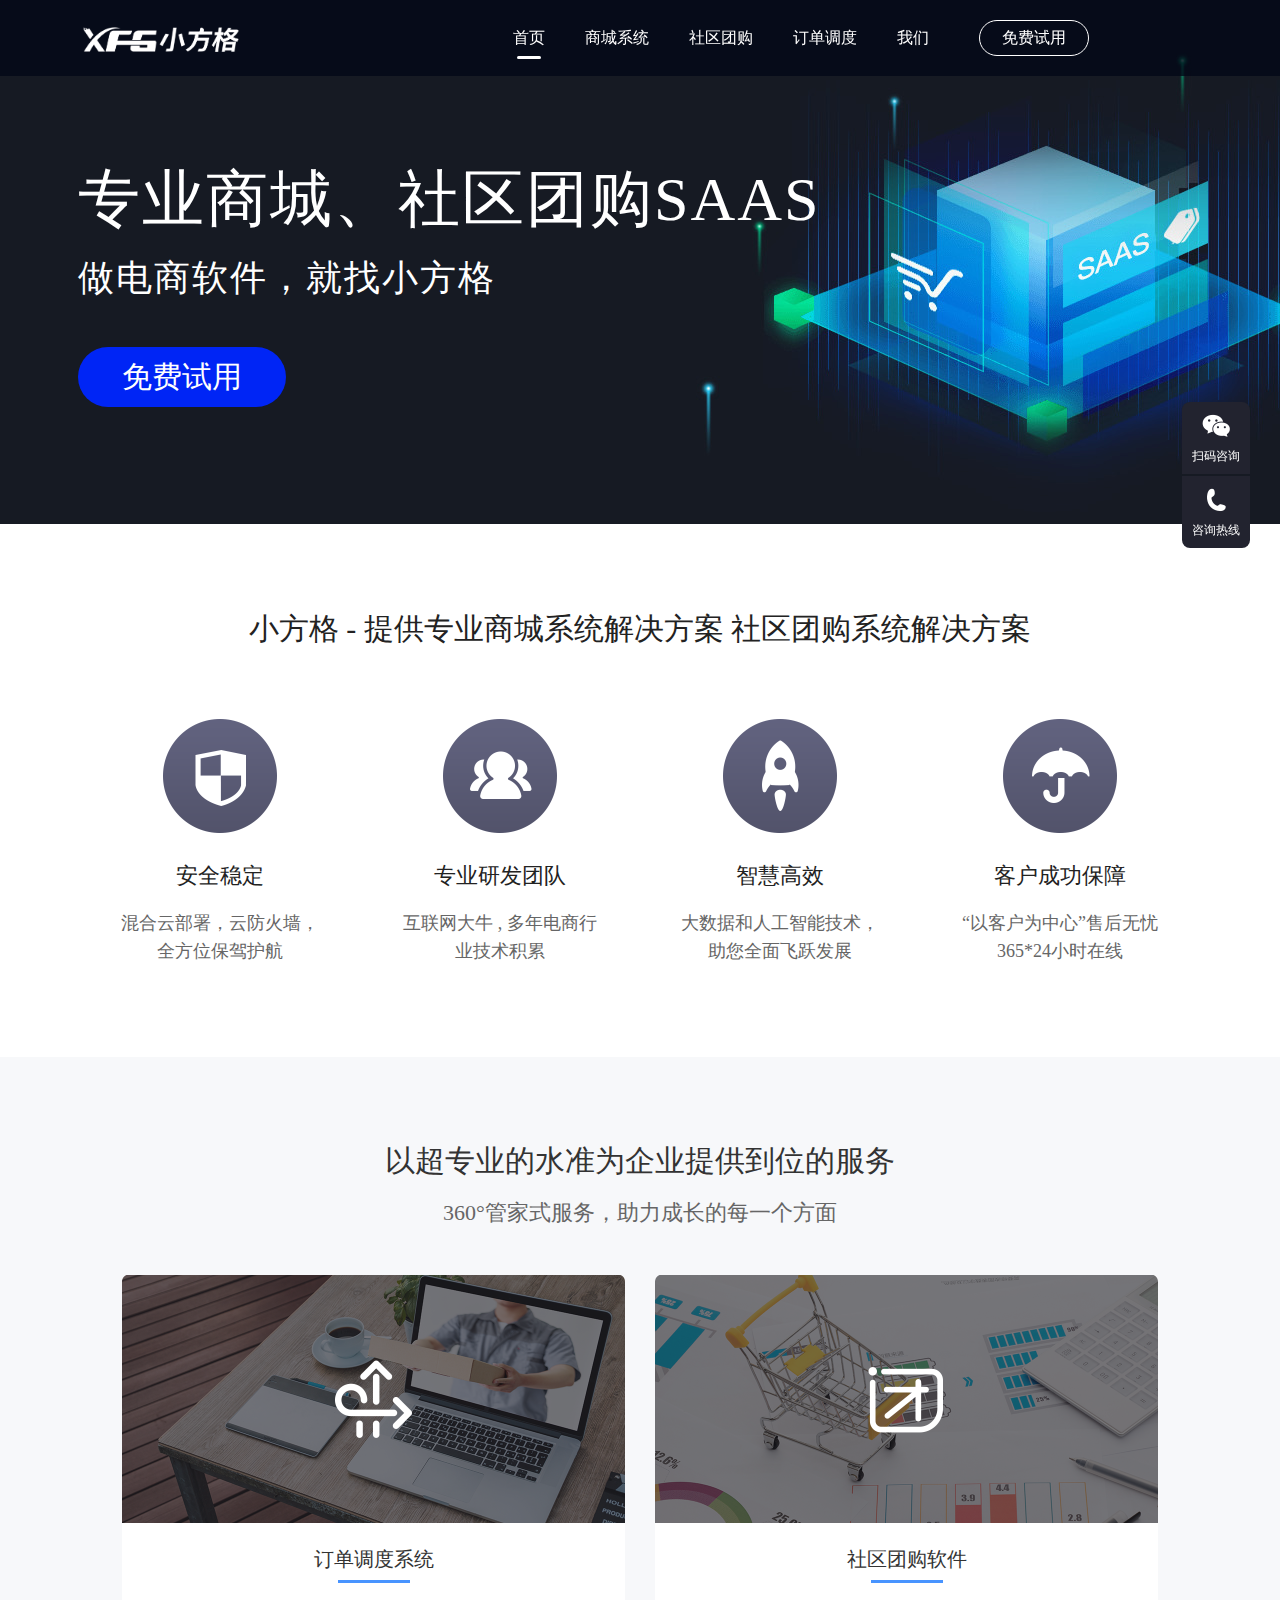
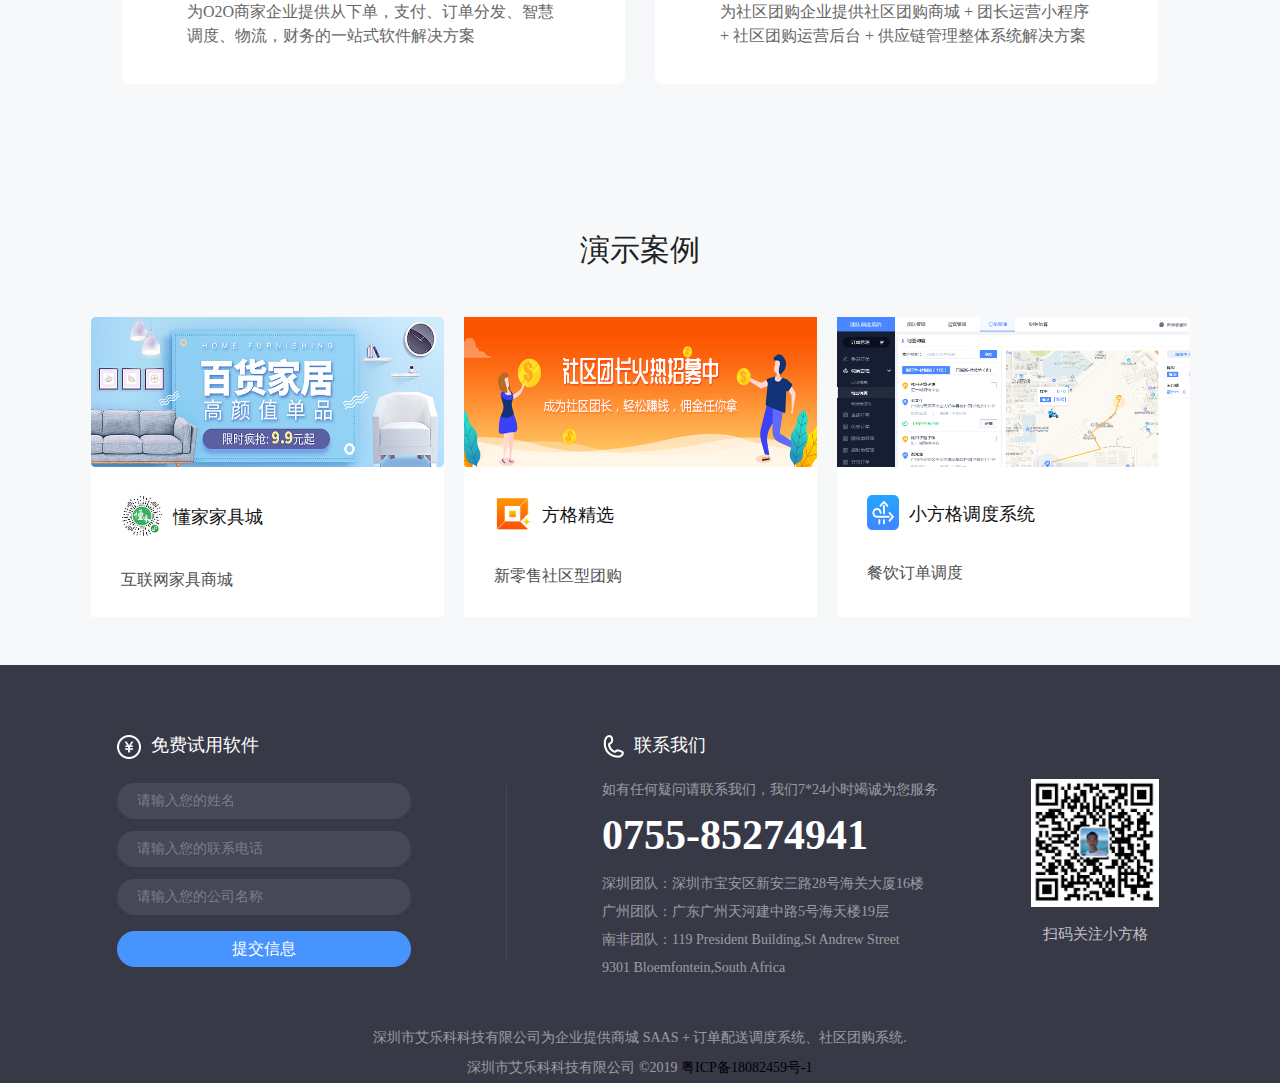
<file: index.html>
<!DOCTYPE html>
<html lang="en-US">
<head>
    <meta http-equiv="Content-Type" content="text/html; charset=UTF-8">

    <meta name="applicable-device" content="pc">
    <meta http-equiv="Cache-Control" content="no-transform">
    <meta http-equiv="Cache-Control" content="no-siteapp">
    <link rel="alternate" media="only screen and (max-width: 640px)" href="http://m.cchtw.com/">
    <meta name="mobile-agent" content="format=html5;url=//m.cchtw.com/">
    <meta name="viewport" content="width=device-width, initial-scale=1">
    <meta name="csrf-param" content="_csrf">
    <meta name="csrf-token" content="NlRBUWs0bGRMIjtoLF4pNGA4cjgSQhQyehNyYSVGASNEZy8rX38OLA==">
    <title>深圳艾乐科-小方格-专业做电商行业软件,社区团购软件-订单调度SaaS系统</title>
    <meta name="description" content="小方格-专业做电商行业软件,社区团购软件-订单调度SaaS系统">
    <meta name="keywords"
          content="小方格生鲜电商ERP，订单配送软件，社区团购软件，外卖配送软件，水果订货配送管理软件，农产品配送软件, 生鲜配送, 蔬菜配送, 生鲜电商, 小方格, 电商APP 20个生意, 电商软件公司, 商场APP怎么做, 订单配送app平台, 农产品电商平台,  送菜上门app, 菜篮子, 社区团购">
    <link href="./css/animate.min.css" rel="stylesheet">
    <link rel="stylesheet" href="./css/common.css">
    <link rel="stylesheet" href="./css/style.css">
    <script charset="utf-8" src="./js/lxb.js"></script>
    <script type="text/javascript" async="" src="./js/vds.js"></script>
    <script src="./js/hm.js"></script>
    <script src="./js/jquery-1.8.3.min.js"></script>

    <link href="./css/bootstrap.css" rel="stylesheet">
    <link href="./css/main.min.css" rel="stylesheet">
    <link href="./css/index.min.css" rel="stylesheet">
    <link href="./css/font-awesome.min.css" rel="stylesheet">
    <link rel="icon" href="./img/short_logo.png" type="image/x-icon"/>
    <script>
        //获取浏览器版本
        var userAgent = navigator.userAgent; //取得浏览器的userAgent字符串
        var isOpera = userAgent.indexOf("Opera") > -1; //判断是否Opera浏览器
        var isIE = userAgent.indexOf("compatible") > -1 && userAgent.indexOf("MSIE") > -1 && !isOpera; //判断是否IE浏览器
        var IEbb = true;
        if (isIE) {
            var reIE = new RegExp("MSIE (\\d+\\.\\d+);");
            reIE.test(userAgent);
            var fIEVersion = parseFloat(RegExp["$1"]);
            if (fIEVersion < 9) {
                IEbb = false;
            }
        }
    </script>

</head>
<body>
<div class="header">
    <div>
        <a class="header__logo" href="./index.html"><img src="./img/logo.png" alt="小方格" width="156" height="25"></a>
        <div class="header__menu">
            <ul>
                <div class="gl" style="overflow: hidden; left: 278px; width: 24px;"></div>
                <li data-target="" class="active"><a href="./index.html">首页</a></li>
                <li data-target="shicai"><a href="./eshop.html">商城系统</a></li>
                <li data-target="groupbuy"><a href="./groupbuy.html">社区团购</a></li>
                <li data-target="processing"><a href="./dispatch.html">订单调度</a></li>
<!--                <li data-target="movee"><a href="./vipsystem.html">会员系统</a></li>-->
<!--                <li data-target="shengxian"><a href="./miniweb.html">微网站</a></li>-->
<!--                <li data-target="agency"><a href="./agency.html">软件代理</a></li>-->
                <li data-target="about"><a href="./contact.html">我们</a></li>
            </ul>
        </div>
        <div class="header__concat"><a onclick="showForm()" href="javascript:;">免费试用</a></div>
    </div>
</div>

<div id="wrapper">
    <div>
        <div class="index">
            <div class="banner">
                <div class="banner__img index">
                    <div class="banner__img--text">
                        <h2 class="caption index">专业商城、社区团购SAAS</h2>
                        <h3 class="subtitle index">做电商软件，就找小方格</h3>
                        <button class="trial index" onclick="showForm()">免费试用</button>
                    </div>
                </div>
            </div>
            <div class="index__solution">
                <h1 class="index__solution--label">小方格 - 提供专业商城系统解决方案 社区团购系统解决方案</h1>
                <ul class="index__solution--list">
                    <li class="items">
                        <img src="./img/investment.png" alt="安全稳定" width="114" height="114">
                        <p class="caption">安全稳定</p>
                        <p class="subtitle">混合云部署，云防火墙，全方位保驾护航</p>
                    </li>
                    <li class="items">
                        <img src="./img/team.png" alt="专业研发团队" width="114" height="114">
                        <p class="caption">专业研发团队</p>
                        <p class="subtitle">互联网大牛 , 多年电商行业技术积累</p>
                    </li>
                    <li class="items">
                        <img src="./img/pro.png" alt="智慧高效" width="114" height="114">
                        <p class="caption">智慧高效</p>
                        <p class="subtitle">大数据和人工智能技术，助您全面飞跃发展</p>
                    </li>
                    <li class="items">
                        <img src="./img/security.png" alt="客户成功保障" width="114" height="114">
                        <p class="caption">客户成功保障</p>
                        <p class="subtitle">“以客户为中心”售后无忧 365*24小时在线</p>
                    </li>
                </ul>
            </div>
            <div class="index__introduce">
                <h3 class="index__introduce--caption">以超专业的水准为企业提供到位的服务</h3>
                <h4 class="index__introduce--subtitle">360°管家式服务，助力成长的每一个方面</h4>
                <ul class="index__introduce--list">
                    <li class="items">
                        <a href="./dispatch.html"></a>
                        <div class="big__img fresh"></div>
                        <p class="title">订单调度系统</p>
                        <p class="desc">为O2O商家企业提供从下单，支付、订单分发、智慧调度、物流，财务的一站式软件解决方案</p>
                    </li>
                    <li class="items">
                        <a href="./groupbuy.html"></a>
                        <div class="big__img groupbuy"></div>
                        <p class="title">社区团购软件</p>
                        <p class="desc">为社区团购企业提供社区团购商城 + 团长运营小程序 + 社区团购运营后台 + 供应链管理整体系统解决方案</p>
                    </li>
                </ul>
            </div>
            <div class="index__cooperation">
                <h3 class="index__cooperation--label">演示案例</h3>
                <ul class="index__cooperation--list clearfix">
                    <li class="items">
                            <div class="detail">
                                <img src="./img/index__jc.png" alt="懂家家具城：互联网家具商城" width="353" height="150">
                                <div class="showMore">
                                    <p><img src="./img/shop__ymyw__small.jpg" alt="懂家家具城：互联网家具商城" width="42"
                                            height="42">懂家家具城</p>
                                    <p>互联网家具商城</p>
                                    <p>
                                        懂家，成立于2019年，结合当地建材商家，采取线上销售，线下服务，致力于为装修行业提供便捷的供应平台以及一站式主材包采购服务。</p>
                                </div>
                            </div>
                        </a>
                    </li>
                    <li class="items">
                            <div class="detail">
                                <img src="./img/index__fg.png" alt="社区团购：方格精选" width="353" height="150">
                                <div class="showMore">
                                    <p><img src="./img/index__fg__small.png" alt="社区团购：方格精选" width="38"
                                            height="38">方格精选</p>
                                    <p>新零售社区型团购</p>
                                    <p>方格精选创立于2019年，是中国领先的社群电商平台，打造 “批发+配送+零售” 多业务融合模式,
                                        深度优化供应链，通过社群+团长，拥有百万级别的客户群体，开通近300个小区的团购。</p>
                                </div>
                            </div>
                        </a>
                    </li>
                    <li class="items">
                            <div class="detail">
                                <img src="./img/index__psc.png" alt="智慧调度：餐饮订单调度" width="353" height="150">
                                <div class="showMore">
                                    <p><img src="./img/index__pcs__small.png" alt="智慧调度：餐饮订单调度" width="32" height="35">小方格调度系统
                                    </p>
                                    <p>餐饮订单调度</p>
                                    <p>小方格调度系统，创立于2017年9月，1年聚合300多家商家，累计服务的中小餐饮客户10000多家,
                                        月活跃客户4000家，日活2000单，月交易额超2000万。</p>
                                </div>
                            </div>
                        </a>
                    </li>
                </ul>
            </div>
        </div>
    </div>


    <!-- 浮动窗口 -->
    <div class="tool">
        <div class="tool__items">
            <img src="./img/weixin.png" alt="扫码咨询" width="28" height="23">
            <p>扫码咨询</p>
            <div class="tool__items--modal qrcode">
                <img src="./img/qrcode_3.jpg" align="扫码添加客服" width="136" height="136">
                <p>扫码添加客服</p>
            </div>
        </div>
        <div class="tool__items">
            <img src="./img/tel.png" alt="咨询热线" width="22" height="24">
            <p>咨询热线</p>
            <div class="tool__items--modal tel">
                <p>售前咨询</p>
                <p>
                    (0755)85274941 </p>
            </div>
        </div>
    </div>

    <!-- 申请试用 -->
    <div class="separator"></div>

    <div class="a-center-middle-2 animated" id="submit-modal">
        <i class="fa fa-times close"></i>
        <form id="submit-form" action="http://cchtw.com/shicai" method="post">
            <input type="hidden" name="_csrf" value="LkdKbjRORW1UMTBXcyQAPXgreQdNOD07YgB5Xno8KCpcdCQUAAUnJQ==">
            <p id="submit-title">请点击右下角联系我们，第一时间回复您</p>
            <div class="submit">
                <span id="submit-button">确定</span>
            </div>
        </form>
    </div>

    <div id="modal-wrap"></div>
    <footer id="footFrameBox">
        <iframe src="iframe/foot.html" class="footIframe" scrolling="no" frameborder="no" width="100%" height="418px;"
                style="vertical-align:top;"></iframe>
    </footer>

</div>

<script>
    //关闭试用窗口
    $('.close').click(function () {
        hideForm();
    });
    $("#bed").click(function () {
        hideForm();
    });
    $("#modal-wrap").click(function () {
        hideForm();
    });

    //申请试用
    $("#try2").click(function (e) {  //联系我们页面申请试用
        showForm();
        e.stopPropagation();
    });

    $("#submit-modal").click(function (e) {
        e.stopPropagation();
    });

    //提交申请试用信息
    $("#submit-button").click(function () {
        hideForm();
    });

    //显示申请试用model
    function showForm() {
        var $modal = $("#submit-modal"),
            $modalWrap = $("#modal-wrap");
        $modal.removeClass("zoomOut");
        $modal.addClass("zoomIn");
        $modal.css("display", "block");
        $modalWrap.css('height', $("#wrapper").height() * 1 + 80);
        $modalWrap.show();
    }

    //隐藏申请试用model
    function hideForm() {
        var $modal = $("#submit-modal");
        $modal.removeClass("zoomIn");
        $modal.addClass("zoomOut");
        $("#modal-wrap").hide();
        $modal.css("display", "none");

        $("#username").val("");
        $("#phone").val("");
        $("#company-name").val("");

        $("#username").removeClass('err-bor');
        $("#username").siblings('.err-info').removeClass('active-err');
        $("#username").siblings('.err-info').data('isErr', '0');

        $("#phone").removeClass('err-bor');
        $("#phone").siblings('.err-info').removeClass('active-err');
        $("#phone").siblings('.err-info').data('isErr', '0');

        $("#company-name").removeClass('err-bor');
        $("#company-name").siblings('.err-info').removeClass('active-err');
        $("#company-name").siblings('.err-info').data('isErr', '0');

        $projectType = $("#product-type");
        if ($projectType) {
            $projectType.remove();
        }
    }

    $(".menu-parent").mouseover(function () {
        toggleSubmenu($(this).next('.sub-menu-wrap'));
    });

    $(".menu-parent").mouseleave(function () {
        toggleSubmenu($(this).next('.sub-menu-wrap'), 'hide');
    });

    $(".sub-menu-wrap").mouseover(function () {
        toggleSubmenu($(this));
    });

    $(".sub-menu-wrap").mouseleave(function () {
        toggleSubmenu($(this), 'hide');
    });


    function toggleSubmenu($menuWrapObj, showType) {
        if (showType == 'hide') {
            $menuWrapObj.height(0);
        } else {
            $menuWrapObj.height($menuWrapObj.find('.sub-menu').height());
        }
    }

    $(function () {
        var open_float_list = $('.open_float_list');
        $("#wrapper,.Jhover").mouseover(function () {
            open_float_list.removeClass('li_active');
        });
    })

    //申请试用手机号码验证
    $('#phone').on('input', function () {
        var val = this.value;
        var regex = /^1\d{10}$/;

        if ($(this).siblings('.err-info').data('isErr') != 1) {
            return;
        }

        if (regex.test(val)) {
            $(this).removeClass('err-bor');
            $(this).siblings('.err-info').removeClass('active-err');
        } else {
            $(this).addClass('err-bor');
            $(this).siblings('.err-info').addClass('active-err');
        }

    });

    $('#phone').blur(function () {
        var val = this.value;
        var regex = /^1\d{10}$/;

        if (!regex.test(val)) {
            $(this).addClass('err-bor');
            $(this).siblings('.err-info').addClass('active-err');
            $(this).siblings('.err-info').data('isErr', '1');
        }

    });

    $('#username').blur(function () {
        var val = this.value;
        if (!val) {
            $(this).addClass('err-bor');
            $(this).siblings('.err-info').addClass('active-err');
            $(this).siblings('.err-info').data('isErr', '1');
        }
    });

    $('#username').on('input', function () {
        var val = this.value;

        if ($(this).siblings('.err-info').data('isErr') != 1) {
            return;
        }

        if (val) {
            $(this).removeClass('err-bor');
            $(this).siblings('.err-info').removeClass('active-err');
        } else {
            $(this).addClass('err-bor');
            $(this).siblings('.err-info').addClass('active-err');
        }
    });

    $('#company-name').on('input', function () {
        var val = this.value;

        if ($(this).siblings('.err-info').data('isErr') != 1) {
            return;
        }

        if (val) {
            $(this).removeClass('err-bor');
            $(this).siblings('.err-info').removeClass('active-err');
        } else {
            $(this).addClass('err-bor');
            $(this).siblings('.err-info').addClass('active-err');
        }
    });

    $('#company-name').on('blur', function () {
        var val = this.value;

        if (!val) {
            $(this).addClass('err-bor');
            $(this).siblings('.err-info').addClass('active-err');
            $(this).siblings('.err-info').data('isErr', '1');
        }
    });

</script>
<script>

</script>

<script type="text/javascript">
    /*
    * add by onewan 取得百度推广的参数，并设置cookie
    *
    * */
    var objCookie = {}; //cookie 对象
    /*
    * @author w3cschool
    * @date 2017-06-27
    * @desc 获得cookie值
    * @param string c_name:key 值
    * @return  get sucuess return value ,get false return ""
    * */
    objCookie.getCookie = function (c_name) {
        if (document.cookie.length > 0) {
            c_start = document.cookie.indexOf(c_name + "=");
            if (c_start != -1) {
                c_start = c_start + c_name.length + 1;
                c_end = document.cookie.indexOf(";", c_start);
                if (c_end == -1)
                    c_end = document.cookie.length;
                return decodeURIComponent(document.cookie.substring(c_start, c_end));
            }
        }
        return "";
    }
    /*
    * @author w3cshool
    * @date 2017-06-27
    * @desc 设置cookie值
    * @param string c_name:key值 string value : value值  expriedays: int 过期天数
    * */

    objCookie.setCookie = function (c_name, value, expiredays) {
        var exdate = new Date();
        exdate.setDate(exdate.getDate() + expiredays);
        document.cookie = c_name + "=" + decodeURIComponent(value) +
            ((expiredays == null) ? "" : ";expires=" + exdate.toGMTString());
    }

    /*
     * 获得url参数
     * @author add by onewan
     * @date 2016-09-21
     * @param url key值
     * @return 成功返回 value值，失败返回null
     * */

    //获得url参数函数
    objCookie.getUrlParam = function (name) {
        //构造一个含有目标参数的正则表达式对象
        var reg = new RegExp("(^|&)" + name + "=([^&]*)(&|$)");
        //匹配目标参数
        var r = window.location.search.substr(1).match(reg);
        //返回参数值
        if (r != null)
            return decodeURIComponent(r[2]);
        return null;
    }

    $(document).ready(function () {
        var e_keywordid = objCookie.getUrlParam('e_keywordid');

        /*
        * 当未有值时
        * */
        if (null != e_keywordid) {
            objCookie.setCookie('from_baidu_url', window.location.href);

        }

    });
</script>

<!-- 网站分析 -->
<script type="text/javascript">
    var _vds = _vds || [];
    window._vds = _vds;
    (function () {
        _vds.push(['setAccountId', 'b24ee436eec344e5']);
        (function () {
            var vds = document.createElement('script');
            vds.type = 'text/javascript';
            vds.async = true;
            vds.src = ('https:' == document.location.protocol ? 'https://' : 'http://') + 'dn-growing.qbox.me/vds.js';
            var s = document.getElementsByTagName('script')[0];
            s.parentNode.insertBefore(vds, s);
        })();
    })();
</script>


<script type='text/javascript'>
    (function(m, ei, q, i, a, j, s) {
        m[i] = m[i] || function() {
            (m[i].a = m[i].a || []).push(arguments)
        };
        j = ei.createElement(q),
            s = ei.getElementsByTagName(q)[0];
        j.async = true;
        j.charset = 'UTF-8';
        j.src = 'https://static.meiqia.com/dist/meiqia.js?_=t';
        s.parentNode.insertBefore(j, s);
    })(window, document, 'script', '_MEIQIA');
    _MEIQIA('entId', 163327);
</script>

<!-- edit by chen -->
<script type="text/javascript">
    $(function () {
        //footer iframe
        var iHtml = '<iframe src="./iframe/foot.html" class="footIframe" scrolling="no" frameborder=no width="100%" height="418px;" style="vertical-align:top;"></iframe>';

        //点击回到顶部
        // $('.backTop').click(function() {
        //     $('html, body').animate({ scrollTop: 0 }, 'fast');
        // });

        //添加foot
        $('#footFrameBox').html(iHtml);

        $('#logo').click(function () {
            location.href = '/';
            sessionStorage.removeItem('_target');
        });

        // 导航条逐渐变色和高度
        $(window).scroll(function () {
            if ($(window).scrollTop()) {
                $('.header').addClass('active')
            } else {
                $('.header').removeClass('active')
            }
        })

        // 成功案例页面切换 tabs
        $('.case__tabs--list .items').click(function () {
            $(this).addClass('active').siblings().removeClass('active')
            $('.case__tabs--content .items').eq($(this).index()).fadeIn().siblings().fadeOut()
            $('.case__classicCase--list').eq($(this).index()).fadeIn().siblings('.case__classicCase--list').fadeOut()
        })

        // 导航栏内容快跟随鼠标滚动

        var path = location.pathname.split('/')[1];
        $(".header__menu li").removeClass('active');
        $(".header__menu li[data-target='" + path + "']").addClass('active');

        function handleInitMenu(speed) {
            $(".gl").stop();
            var target = $(".header__menu .active")
            var hover_awidth = target.innerWidth();
            var hover_aleft = target.position().left;

            $(".gl").animate({
                left: hover_aleft + 24 + "px",
                width: hover_awidth - 48 + "px"
            }, speed);
        }

        handleInitMenu(0);

        $(".header__menu li").each(function () {
            var hover_a = $(this);
            var hover_awidth = $(this).innerWidth();
            var hover_aleft = hover_a.position().left;
            // $(this).find('a').addClass('active')
            // 滑进
            $(this).mouseover(function () {
                $(".gl").stop();
                hover_awidth = $(this).innerWidth();
                $(".gl").animate({
                    left: hover_aleft + 24 + "px",
                    width: hover_awidth - 48 + "px"
                }, 350);
            })
            // 滑出
            $(this).mouseout(function () {
                handleInitMenu(350);
            })
        })

        // 播放 video
        var video = document.getElementById('tvideo');

        $(".video").click(function (event) {
            if (!video.currentTime) {
                $('.video .bg').toggleClass('active')
                $('.play').hide()
            }
            if (video.paused) {
                video.play();
            } else {
                video.pause();
            }
            event.stopPropagation();
            return false;
        });
    });
</script>

<script src="./js/yii.js"></script>

<script src="./js/yii.activeForm.js"></script>

<script type="text/javascript">    $(document).ready(function () {
});
</script>

<script type="text/javascript">jQuery(document).ready(function () {
    jQuery('#submit-form').yiiActiveForm([], []);
});

</script>

</body>
</html>
</file>
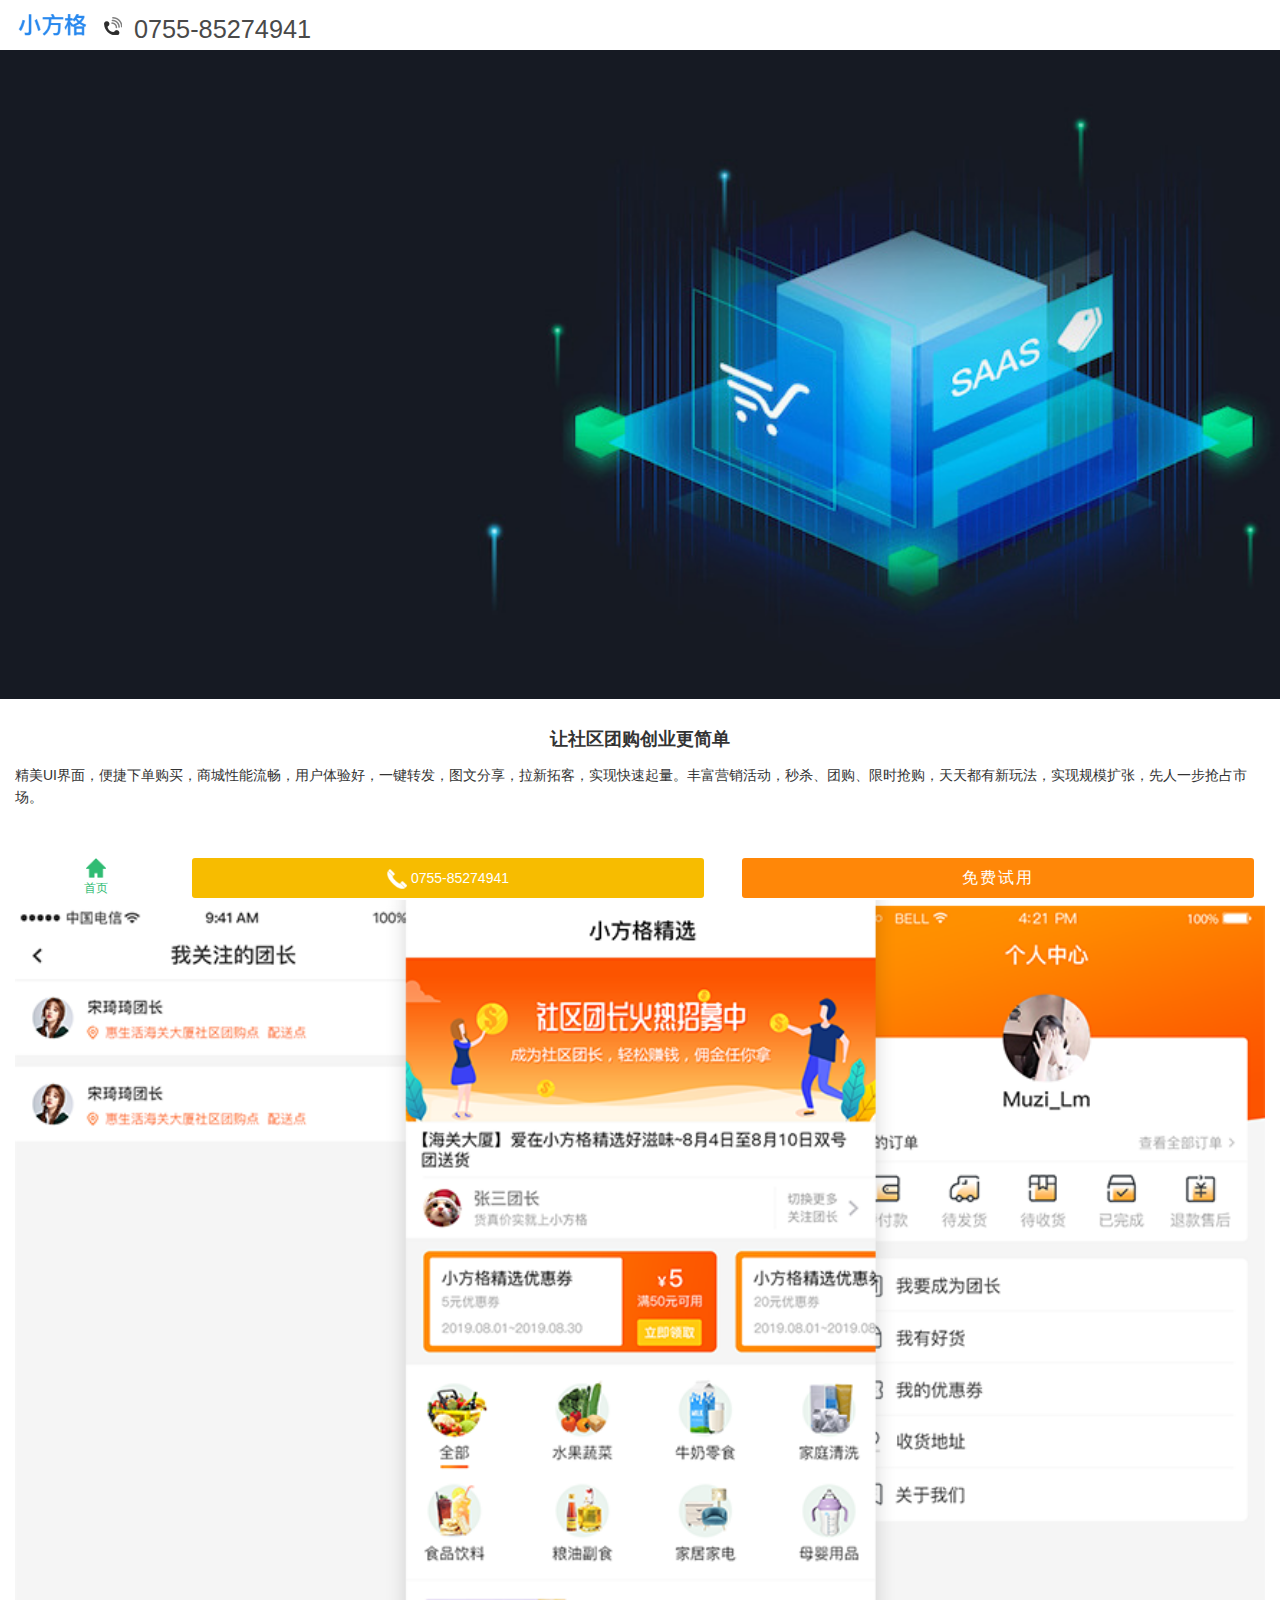
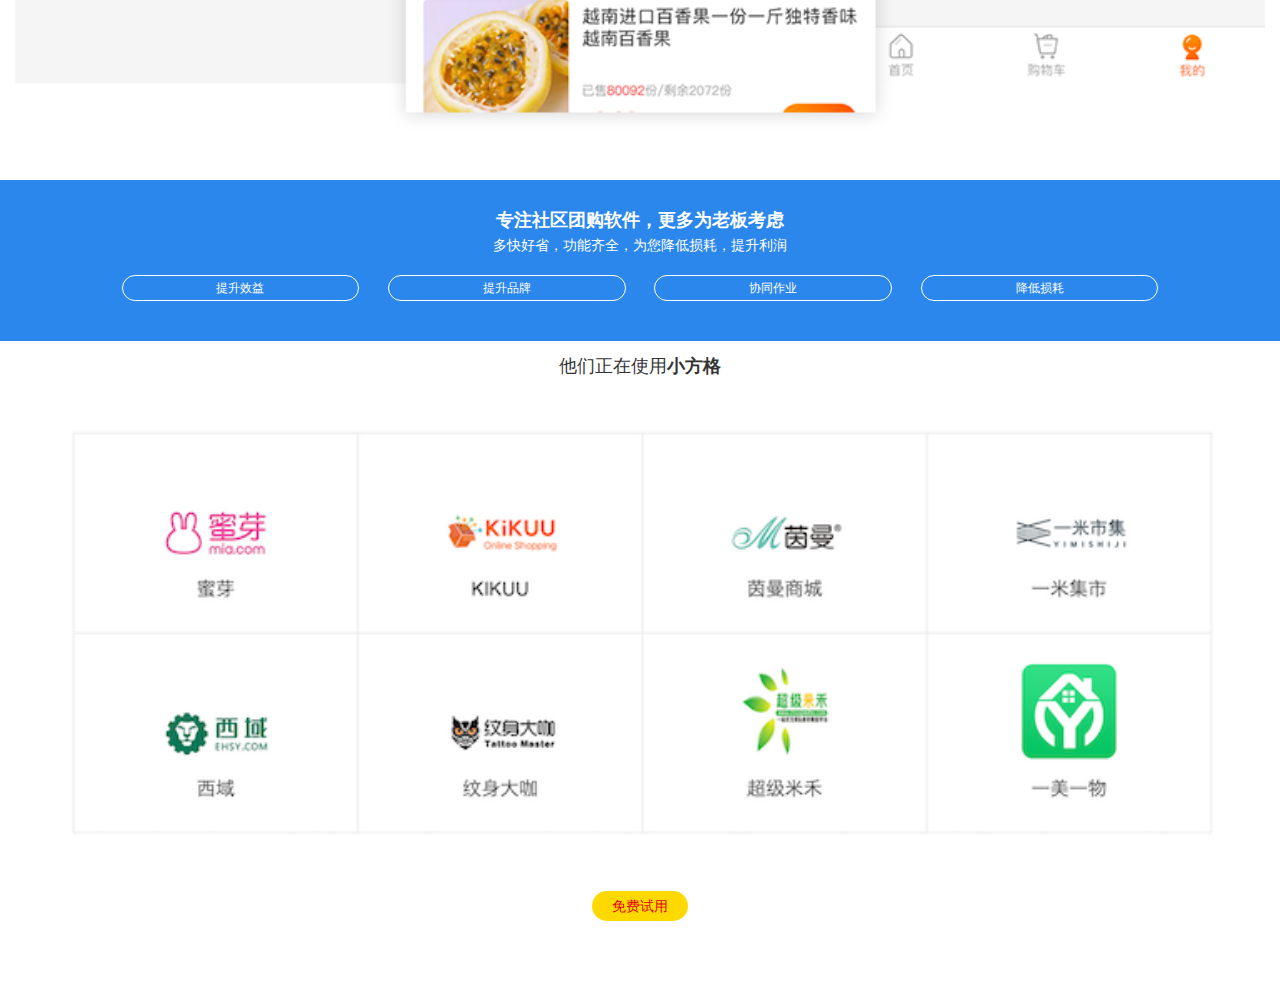
<file: m/wap/index.html>
<html>
<head>
    <title>
        小方格-专业做电商行业软件,社区团购软件-订单调度SaaS系统    </title>
    <meta charset="utf-8">
    <meta name="viewport" content="width=device-width, initial-scale=1, maximum-scale=1, user-scalable=no">
    <meta name="description" content="小方格-专业做电商行业软件,社区团购软件-订单调度SaaS系统">
    <meta name="keywords"
          content="小方格生鲜电商ERP，订单配送软件，社区团购软件，外卖配送软件，水果订货配送管理软件，农产品配送软件, 生鲜配送, 蔬菜配送, 生鲜电商, 小方格, 电商APP 20个生意, 电商软件公司, 商场APP怎么做, 订单配送app平台, 农产品电商平台,  送菜上门app, 菜篮子, 社区团购">
    <meta name="applicable-device" content="mobile">
    <meta http-equiv="Cache-Control" content="no-siteapp" />
    <meta http-equiv="Cache-Control" content="no-transform" />
    <link rel="stylesheet" href="../css/app.css?v=1.0.0">
    <script type="text/javascript" src="../js/flexible_css.js,flexible.js"></script>
</head>

<body class="">
<header id='header'>
    <div class="table-row head">
        <a class="table-col logo" href="tel:0755-85274941">
            <img src="../images/index/logo.png?v=1">
            <span class="logo-tel">
                0755-85274941            </span>
        </a>
<!--        <a class="table-col menu" id="selModal" href="javascript:;"><img src="../images/index/selModal.jpg" ></a>-->
    </div>
    <nav>
        <ul>
            <li class="nav_list">
                <a href="../wap/index.html">
                    <span class="nav_icon">
                        <img src="../images/index/new/nav_list1.jpg" alt="">
                    </span>
                    <span>首页</span>
                </a>
            </li>
            <li class="nav_list">
                <a href="../wap/eshop.html">
                    <span class="nav_icon">
                        <img src="../images/index/new/nav_list2.jpg" alt="">
                    </span>
                    <span>商城系统</span>
                </a>
            </li>
            <li class="nav_list">
                <a href="../wap/groupbuy.html">
                    <span class="nav_icon">
                        <img src="../images/index/new/nav_list6.jpg" alt="">
                    </span>
                    <span>社区团购</span>
                </a>
            </li>
            <li class="nav_list">
                <a href="../wap/processing.html">
                    <span class="nav_icon">
                        <img src="../images/index/new/nav_processing.png" alt="">
                    </span>
                    <span>订单调度</span>
                </a>
            </li>
            <li class="nav_list">
                <a href="../wap/contact.html">
                    <span class="nav_icon">
                        <img src="../images/index/new/nav_list5.jpg" alt="">
                    </span>
                    <span>联系我们</span>
                </a>
            </li>
        </ul>
    </nav>
    <div id="nav_bg"></div>
</header>

<div id='index'>
    <div>
        <div class="banner">
            <img src="../images/index/index_banner.jpg" alt="小方格,专业的生鲜农产品配送软件系统,业务覆盖蔬菜配送、水果配送、米面粮油配送、生鲜冻品配送、干货配送、大宗农产品配送和生鲜门店连锁销售等领域">
<!--            <button class="banner-btn" data-toggle="modal" data-target="#myModal"></button>-->
        </div>
        <div class="content">
            <!-- 解决方案 -->
            <div class="solu">
                <p class="tit">让社区团购创业更简单</p>
                <p class="son-tit">
                    精美UI界面，便捷下单购买，商城性能流畅，用户体验好，一键转发，图文分享，拉新拓客，实现快速起量。丰富营销活动，秒杀、团购、限时抢购，天天都有新玩法，实现规模扩张，先人一步抢占市场。
                </p>

                <div>
                    <img src="../images/index/mall.png">
                </div>
            </div>
            <!-- 优势 -->
            <div class="adv">
                <p class="tit">专注社区团购软件，更多为老板考虑</p>
                <p class="son_tit">多快好省，功能齐全，为您降低损耗，提升利润</p>
                <div class="adv-slide">
                    <div class="adv-out">
                        <div class="custom-pagination swiper-pagination-clickable swiper-pagination-bullets" >
                            <span class="swiper-pagination-bullet">提升效益</span>
                            <span class="swiper-pagination-bullet">提升品牌</span>
                            <span class="swiper-pagination-bullet">协同作业</span>
                            <span class="swiper-pagination-bullet">降低损耗</span>
                        </div>
                    </div>
                </div>
            </div>
            <!-- 案例 -->
            <div class="case">
                <p class="tit">他们正在使用<span class="b">小方格</span></p>
                <div id="case_item" class="case-box">
                    <img src="../images/index/index_solu.png">
                </div>
                <div>
                    <button data-toggle="modal" data-target="#myModal" class="try_btn">免费试用</button>
                </div>
            </div>
        </div>
    </div>
</div>
<script type="text/javascript" src="../js/swiper.min.js"></script>
<script type="text/javascript">
    window.addEventListener('load', function() {
        // $('.solu').on('click', function() {
        //     window.location.href = "/shucai";
        // });
        //
        // $('.solu_route').on('click', function() {
        //     window.location.href = "/shucai";
        // });
        var swiper = new Swiper('.adv-box', {
            pagination: '.custom-pagination',
            paginationClickable: true,
            autoHeight: true,
            uniqueNavElements :false,
            paginationBulletRender: function(swiper, index, className) {
                var text = '';
                switch (index) {
                    case 0:
                        text = '提升效益';
                        break;
                    case 1:
                        text = '提升品牌';
                        break;
                    case 2:
                        text = '协同作业';
                        break;
                    case 3:
                        text = '降低损耗';
                        break;
                }
                return '<span class="' + className + '">' + text + '</span>';
            }
        });
    }, false);
</script>    <!-- Modal -->
<div class="modal fade" id="myModal" tabindex="-1" role="dialog" aria-labelledby="myModalLabel">
    <div class="modal-dialog" role="document">
        <form action="/wap/save" method="post" id="submit-form">
            <div class="modal-content">
                <div class="modal-header">
                    <button type="button" class="close" data-dismiss="modal" aria-label="Close" style="transform: scale(2);"><span style="display:block;font-size: 30px;transform: scale(.5);" aria-hidden="true">&times;</span></button>
                    <div class="modal-title" id="myModalLabel"><img src="../images/index/logo.png?v=1"></div>
                </div>
                <div class="modal-body">
                    <div class="banner">
                        <article class="banner_title"><img src="../images/index/thanks_us.png" width="226" height="17"></article>
                        <article class="banner_con">请留下您的联系方式，我们将在24小时内联系您，希望可以给您优质的服务</article>
                    </div>
                    <div class="form">
                        <div class="input-form">
                            <p class="err-text">请输入您的姓名</p>
                            <input type="text" class="form-control" name="userName" placeholder="请填写您的姓名" style="line-height: normal;" />
                        </div>
                        <div class="input-form">
                            <p class="err-text">请输入11位手机号码</p>
                            <input type="number" class="form-control" name="phone" id="Jphone" placeholder="请填写您的手机号码" style="line-height: normal;" />
                        </div>
                        <div class="input-form">
                            <p class="err-text">请输入公司名称</p>
                            <input type="text" class="form-control" name="companyName" placeholder="请填写您的公司名称" style="line-height: normal;" />
                        </div>
                    </div>
                </div>
                <div class="modal-footer">
                    <button type="button" id="submit" class="btn btn-success">提交</button>
                </div>
            </div>
        </form>
    </div>
</div>
<footer class="clearfix" id='footer'>
    <a href="../wap/index.html">
        <div class="home">
            <span><img src="../images/index/new/home.png" alt=""></span>
            <span>首页</span>
        </div>
    </a>
    <a href="tel:0755-8527-4941" style="position: relative;z-index: 1050">
        <div class="tel">
            <img src="../images/index/new/new_tel.png" alt="">
            0755-85274941            </div>
    </a>
    <button class="open_modal onTrial" data-toggle="modal" data-target="#myModal" style="border:none">免费试用</button>
</footer>
</body>
<script type="text/javascript" src="../js/app.js?v=1.0.3"></script>
</html>
<script>
    $(function() {
        $('.modal-header .close').click(function(){
            $('#myModal').fadeOut()
        })
        // var list = $('.effect_title').find('.list');
        // var effect_con = $('.effect_con');
        // debugger
        // list.click(function() {
        //     var num = $(this).index();
        //     list.removeClass('listActive');
        //     $(this).addClass('listActive');
        //     effect_con.removeClass('effectActive');
        //     effect_con.eq(num).addClass('effectActive');
        // });

    });
</script>
<!--首页JS  END-->

<script>
    var shengxian = 0;
    if (shengxian) {
        $(".onTrial").click();
        $('#myModal').on('hide.bs.modal', function() {
            window.history.go(-1);
        })
    }
    // =E
</script>
</file>
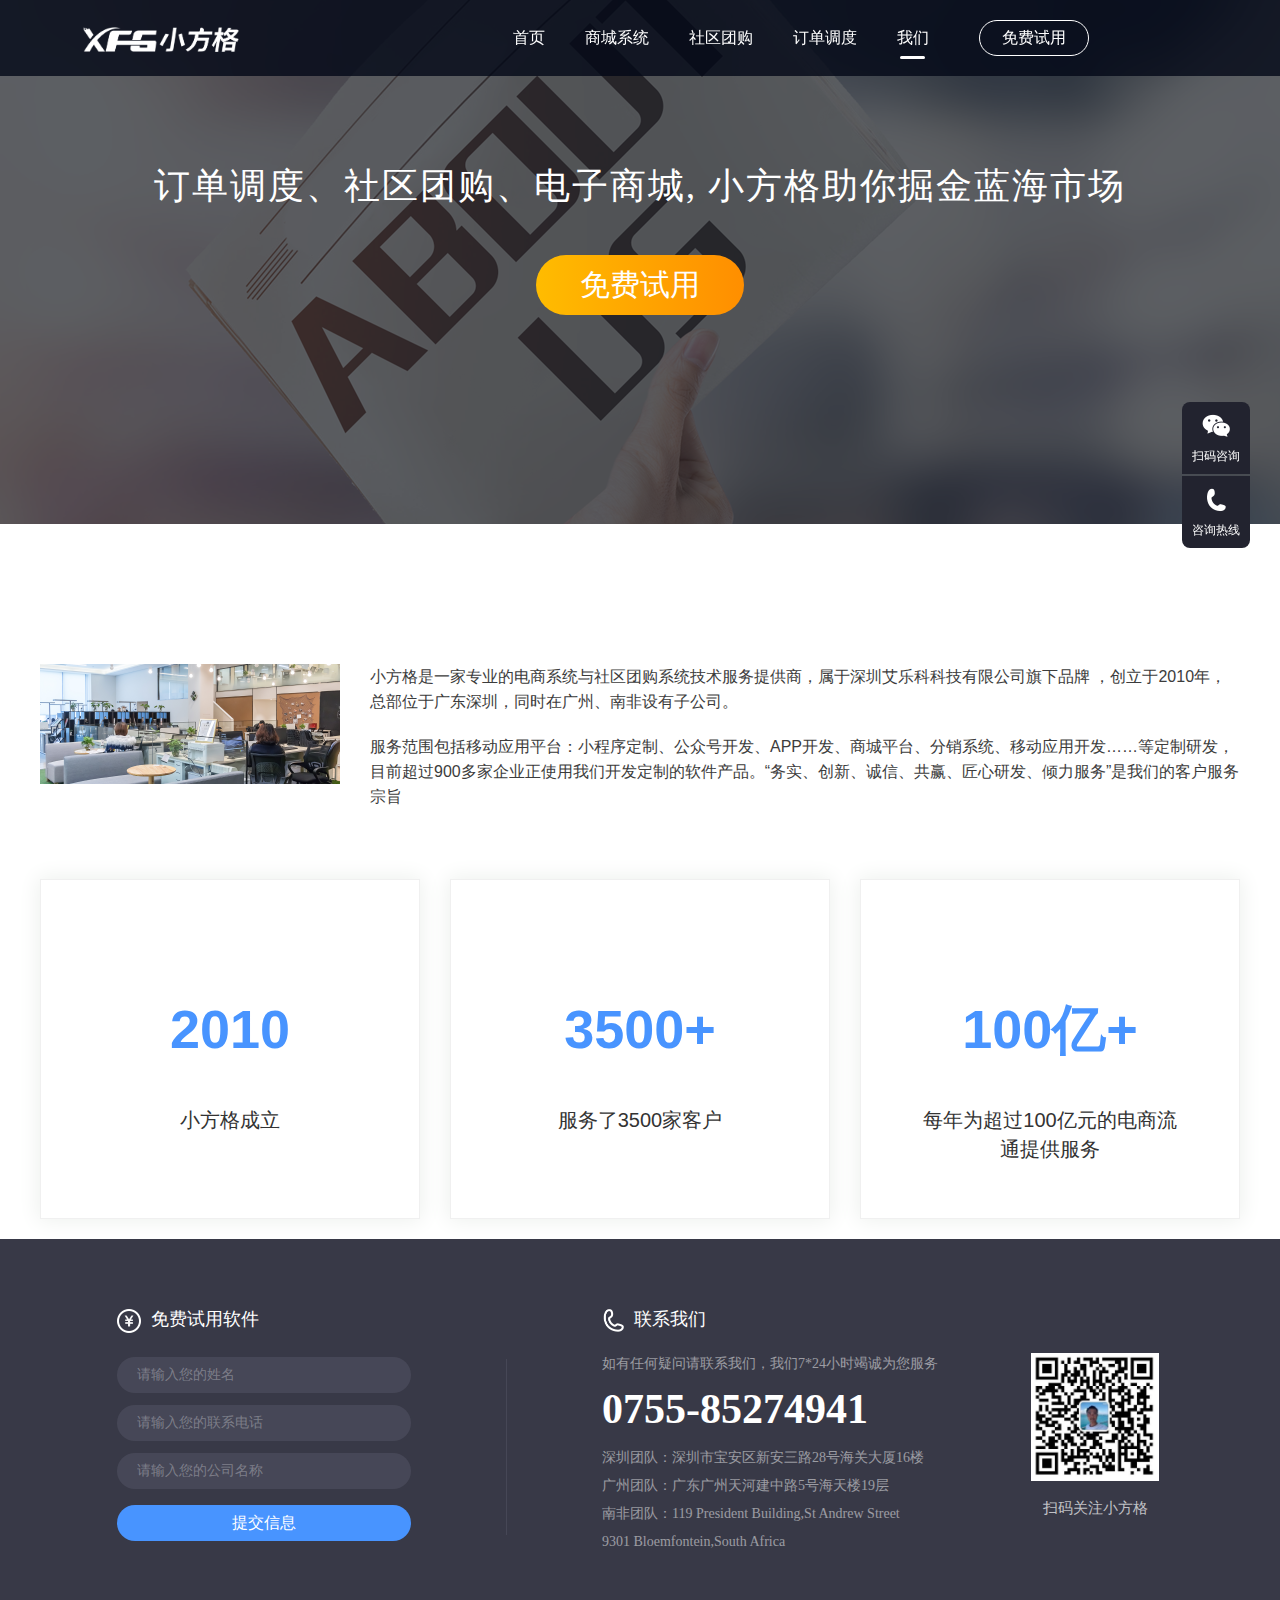
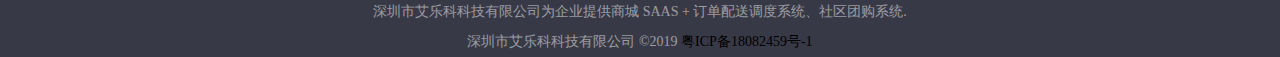
<file: contact.html>
<!DOCTYPE html>
<!-- saved from url=(0030)http://cchtw.com/about#intro -->
<html lang="en-US"><head><meta http-equiv="Content-Type" content="text/html; charset=UTF-8">

    <meta name="applicable-device" content="pc">
    <meta http-equiv="Cache-Control" content="no-transform">
    <meta http-equiv="Cache-Control" content="no-siteapp">
    <link rel="alternate" media="only screen and (max-width: 640px)" href="http://m.cchtw.com/about">
    <meta name="mobile-agent" content="format=html5;url=//m.cchtw.com/about">
    <meta name="viewport" content="width=device-width, initial-scale=1">
    <meta name="csrf-param" content="_csrf">
    <meta name="csrf-token" content="cmNzOC5pSjgIFQkBaQMPaCQPQFFXHzJuPiRACGAbJ38AUB1CGiIocA==">
    <title>小方格-专业做电商行业软件,社区团购软件-订单调度SaaS系统</title>
    <meta name="description" content="小方格-专业做电商行业软件,社区团购软件-订单调度SaaS系统">
    <meta name="keywords"
          content="小方格生鲜电商ERP，订单配送软件，社区团购软件，外卖配送软件，水果订货配送管理软件，农产品配送软件, 生鲜配送, 蔬菜配送, 生鲜电商, 小方格, 电商APP 20个生意, 电商软件公司, 商场APP怎么做, 订单配送app平台, 农产品电商平台,  送菜上门app, 菜篮子, 社区团购">
    <link href="./css/animate.min.css" rel="stylesheet">
    <link rel="stylesheet" href="./css/common.css">
    <link rel="stylesheet" href="./css/style.css">
    <script charset="utf-8" src="./js/lxb.js"></script>
    <script type="text/javascript" async="" src="./js/vds.js"></script>
    <script src="./js/hm.js"></script>
    <script src="./js/jquery-1.8.3.min.js"></script>
    <link href="./css/bootstrap.css" rel="stylesheet">
    <link href="./css/main.min.css" rel="stylesheet">
    <link href="./css/index.min.css" rel="stylesheet">
    <link href="./css/font-awesome.min.css" rel="stylesheet">
    <link rel="icon" href="./img/short_logo.png" type="image/x-icon"/>
    <script>
        //获取浏览器版本
        var userAgent = navigator.userAgent; //取得浏览器的userAgent字符串
        var isOpera = userAgent.indexOf("Opera") > -1; //判断是否Opera浏览器
        var isIE = userAgent.indexOf("compatible") > -1 && userAgent.indexOf("MSIE") > -1 && !isOpera; //判断是否IE浏览器
        var IEbb = true;
        if (isIE) {
            var reIE = new RegExp("MSIE (\\d+\\.\\d+);");
            reIE.test(userAgent);
            var fIEVersion = parseFloat(RegExp["$1"]);
            if(fIEVersion < 9) {
                IEbb = false;
            }
        }
    </script>

</head>
<body>

<div class="header" active>
    <div>
        <a class="header__logo" href="./index.html"><img src="./img/logo.png" alt="小方格" width="156" height="25"></a>
        <div class="header__menu">
            <ul>
                <div class="gl" style="overflow: hidden; left: 661px; width: 25px;"></div>
                <li data-target="" class="active"><a href="./index.html">首页</a></li>
                <li data-target="shicai"><a href="./eshop.html">商城系统</a></li>
                <li data-target="groupbuy"><a href="./groupbuy.html">社区团购</a></li>
                <li data-target="processing"><a href="./dispatch.html">订单调度</a></li>
<!--                <li data-target="movee"><a href="./vipsystem.html">会员系统</a></li>-->
<!--                <li data-target="shengxian"><a href="./miniweb.html">微网站</a></li>-->
<!--                <li data-target="agency"><a href="./agency.html">软件代理</a></li>-->
                <li data-target="about"><a href="./contact.html">我们</a></li>
            </ul>
        </div>
        <div class="header__concat"><a onclick="showForm()" href="javascript:;">免费试用</a></div>
    </div>
</div>

<div id="wrapper">
    <div>
        <link rel="stylesheet" type="text/css" href="./css/about.min.css">
        <div class="us">
            <div class="banner">
                <div class="banner__img us">
                    <div class="banner__img--text">
                        <!-- <h1 class="caption groupon">小方格社区团购系统</h1> -->
                        <h3 class="subtitle groupon">订单调度、社区团购、电子商城, 小方格助你掘金蓝海市场</h3>
                        <button class="trial groupon" onclick="showForm()">免费试用</button>
                    </div>
                </div>
            </div>
        </div>
        <div class="company-intro vessel" style="padding-top: 90px;" id="intro">
            <div class="ci-inner clear mt50">
                <div class="ci-left-pic">
                    <img src="./img/about_intro_nav_logo.png">
                </div>
                <div class="ci-right-desc f16">
                    <p>小方格是一家专业的电商系统与社区团购系统技术服务提供商，属于深圳艾乐科科技有限公司旗下品牌 ，创立于2010年，总部位于广东深圳，同时在广州、南非设有子公司。</p>
                    <p>服务范围包括移动应用平台：小程序定制、公众号开发、APP开发、商城平台、分销系统、移动应用开发……等定制研发，目前超过900多家企业正使用我们开发定制的软件产品。“务实、创新、诚信、共赢、匠心研发、倾力服务”是我们的客户服务宗旨</p>
                </div>
            </div>
        </div>
        <div class="grow-history" id="team">
            <div class="gh-sheet clear vessel tc mt50">
                <div class="gh-sh-item">
                    <div>
                        <h1>2010</h1>
                        <p>小方格成立</p>
                    </div>
                </div>
                <div class="gh-sh-item">
                    <div>
                        <h1>3500+</h1>
                        <p>服务了3500家客户</p>
                    </div>
                </div>
                <div class="no-mar gh-sh-item">
                    <div>
                        <h1>100亿+</h1>
                        <p>每年为超过100亿元的电商流通提供服务</p>
                    </div>
                </div>
            </div>
        </div>

    <!-- 浮动窗口 -->
    <div class="tool">
        <div class="tool__items">
            <img src="./img/weixin.png" alt="扫码咨询" width="28" height="23">
            <p>扫码咨询</p>
            <div class="tool__items--modal qrcode">
                <img src="./img/qrcode_3.jpg" align="扫码添加客服" width="136" height="136">
                <p>扫码添加客服</p>
            </div>
        </div>
        <div class="tool__items">
            <img src="./img/tel.png" alt="咨询热线" width="22" height="24">
            <p>咨询热线</p>
            <div class="tool__items--modal tel">
                <p>售前咨询</p>
                <p>
                    (0755)85274941 </p>
            </div>
        </div>
    </div>

    <!-- 申请试用 -->
    <div class="separator"></div>

        <div class="a-center-middle-2 animated" id="submit-modal">
            <i class="fa fa-times close"></i>
            <form id="submit-form" action="http://cchtw.com/shicai" method="post">
                <input type="hidden" name="_csrf" value="LkdKbjRORW1UMTBXcyQAPXgreQdNOD07YgB5Xno8KCpcdCQUAAUnJQ==">
                <p id="submit-title">请点击右下角联系我们，第一时间回复您</p>
                <div class="submit">
                    <span id="submit-button">确定</span>
                </div>
            </form>
        </div>

    <div id="modal-wrap"></div>
    <footer id="footFrameBox"><iframe src="./iframe/foot.html" class="footIframe" scrolling="no" frameborder="no" width="100%" height="418px;" style="vertical-align:top;"></iframe></footer>

</div>
</div>
<script>
    //关闭试用窗口
    $('.close').click(function() {
        hideForm();
    });
    $("#bed").click(function() {
        hideForm();
    });
    $("#modal-wrap").click(function() {
        hideForm();
    });

    //申请试用
    $("#try2").click(function(e) {  //联系我们页面申请试用
        showForm();
        e.stopPropagation();
    });

    $("#submit-modal").click(function(e) {
        e.stopPropagation();
    });

    //提交申请试用信息
    $("#submit-button").click(function() {
        hideForm();
    });

    //显示申请试用model
    function showForm() {
        var $modal = $("#submit-modal"),
            $modalWrap = $("#modal-wrap");
        $modal.removeClass("zoomOut");
        $modal.addClass("zoomIn");
        $modal.css("display","block");
        $modalWrap.css('height',$("#wrapper").height()*1+80);
        $modalWrap.show();
    }

    //隐藏申请试用model
    function hideForm() {
        var $modal = $("#submit-modal");
        $modal.removeClass("zoomIn");
        $modal.addClass("zoomOut");
        $("#modal-wrap").hide();
        $modal.css("display","none");

        $("#username").val("");
        $("#phone").val("");
        $("#company-name").val("");

        $("#username").removeClass('err-bor');
        $("#username").siblings('.err-info').removeClass('active-err');
        $("#username").siblings('.err-info').data('isErr', '0');

        $("#phone").removeClass('err-bor');
        $("#phone").siblings('.err-info').removeClass('active-err');
        $("#phone").siblings('.err-info').data('isErr', '0');

        $("#company-name").removeClass('err-bor');
        $("#company-name").siblings('.err-info').removeClass('active-err');
        $("#company-name").siblings('.err-info').data('isErr', '0');

        $projectType = $("#product-type");
        if ($projectType) {
            $projectType.remove();
        }
    }

    $(".menu-parent").mouseover(function() {
        toggleSubmenu($(this).next('.sub-menu-wrap'));
    });

    $(".menu-parent").mouseleave(function() {
        toggleSubmenu($(this).next('.sub-menu-wrap'), 'hide');
    });

    $(".sub-menu-wrap").mouseover(function() {
        toggleSubmenu($(this));
    });

    $(".sub-menu-wrap").mouseleave(function() {
        toggleSubmenu($(this), 'hide');
    });


    function toggleSubmenu($menuWrapObj, showType) {
        if(showType == 'hide') {
            $menuWrapObj.height(0);
        }
        else {
            $menuWrapObj.height($menuWrapObj.find('.sub-menu').height());
        }
    }

    $(function(){
        var open_float_list = $('.open_float_list');
        $("#wrapper,.Jhover").mouseover(function(){
            open_float_list.removeClass('li_active');
        });
    })

    //申请试用手机号码验证
    $('#phone').on('input', function() {
        var val = this.value;
        var regex = /^1\d{10}$/;

        if($(this).siblings('.err-info').data('isErr') != 1) {
            return;
        }

        if(regex.test(val)) {
            $(this).removeClass('err-bor');
            $(this).siblings('.err-info').removeClass('active-err');
        } else {
            $(this).addClass('err-bor');
            $(this).siblings('.err-info').addClass('active-err');
        }

    });

    $('#phone').blur(function() {
        var val = this.value;
        var regex = /^1\d{10}$/;

        if(!regex.test(val)) {
            $(this).addClass('err-bor');
            $(this).siblings('.err-info').addClass('active-err');
            $(this).siblings('.err-info').data('isErr', '1');
        }

    });

    $('#username').blur(function() {
        var val = this.value;
        if(!val) {
            $(this).addClass('err-bor');
            $(this).siblings('.err-info').addClass('active-err');
            $(this).siblings('.err-info').data('isErr', '1');
        }
    });

    $('#username').on('input', function() {
        var val = this.value;

        if($(this).siblings('.err-info').data('isErr') != 1) {
            return;
        }

        if(val) {
            $(this).removeClass('err-bor');
            $(this).siblings('.err-info').removeClass('active-err');
        } else {
            $(this).addClass('err-bor');
            $(this).siblings('.err-info').addClass('active-err');
        }
    });

    $('#company-name').on('input', function() {
        var val = this.value;

        if($(this).siblings('.err-info').data('isErr') != 1) {
            return;
        }

        if(val) {
            $(this).removeClass('err-bor');
            $(this).siblings('.err-info').removeClass('active-err');
        } else {
            $(this).addClass('err-bor');
            $(this).siblings('.err-info').addClass('active-err');
        }
    });

    $('#company-name').on('blur', function() {
        var val = this.value;

        if(!val) {
            $(this).addClass('err-bor');
            $(this).siblings('.err-info').addClass('active-err');
            $(this).siblings('.err-info').data('isErr', '1');
        }
    });

</script>
<script>

</script>

<script type="text/javascript">
    /*
    * add by onewan 取得百度推广的参数，并设置cookie
    *
    * */
    var objCookie ={}; //cookie 对象
    /*
    * @author w3cschool
    * @date 2017-06-27
    * @desc 获得cookie值
    * @param string c_name:key 值
    * @return  get sucuess return value ,get false return ""
    * */
    objCookie.getCookie = function (c_name)
    {
        if (document.cookie.length>0)
        {
            c_start=document.cookie.indexOf(c_name + "=");
            if (c_start!=-1)
            {
                c_start=c_start + c_name.length+1;
                c_end=document.cookie.indexOf(";",c_start);
                if (c_end == -1)
                    c_end=document.cookie.length;
                return decodeURIComponent(document.cookie.substring(c_start,c_end));
            }
        }
        return "";
    }
    /*
    * @author w3cshool
    * @date 2017-06-27
    * @desc 设置cookie值
    * @param string c_name:key值 string value : value值  expriedays: int 过期天数
    * */

    objCookie.setCookie = function(c_name,value,expiredays)
    {
        var exdate=new Date();
        exdate.setDate(exdate.getDate()+expiredays);
        document.cookie=c_name+ "=" +decodeURIComponent(value)+
            ((expiredays==null) ? "" : ";expires="+exdate.toGMTString());
    }

    /*
     * 获得url参数
     * @author add by onewan
     * @date 2016-09-21
     * @param url key值
     * @return 成功返回 value值，失败返回null
     * */

    //获得url参数函数
    objCookie.getUrlParam = function(name)
    {
        //构造一个含有目标参数的正则表达式对象
        var reg = new RegExp("(^|&)"+ name +"=([^&]*)(&|$)");
        //匹配目标参数
        var r = window.location.search.substr(1).match(reg);
        //返回参数值
        if ( r!=null )
            return decodeURIComponent(r[2]);
        return null;
    }

    $(document).ready(function() {
        var e_keywordid = objCookie.getUrlParam('e_keywordid');

        /*
        * 当未有值时
        * */
        if( null != e_keywordid )
        {
            objCookie.setCookie( 'from_baidu_url', window.location.href );

        }

    });
</script>

<!-- 网站分析 -->
<script type="text/javascript">
    var _vds = _vds || [];
    window._vds = _vds;
    (function(){
        _vds.push(['setAccountId', 'b24ee436eec344e5']);
        (function() {
            var vds = document.createElement('script');
            vds.type='text/javascript';
            vds.async = true;
            vds.src = ('https:' == document.location.protocol ? 'https://' : 'http://') + 'dn-growing.qbox.me/vds.js';
            var s = document.getElementsByTagName('script')[0];
            s.parentNode.insertBefore(vds, s);
        })();
    })();
</script>

<script type='text/javascript'>
    (function(m, ei, q, i, a, j, s) {
        m[i] = m[i] || function() {
            (m[i].a = m[i].a || []).push(arguments)
        };
        j = ei.createElement(q),
            s = ei.getElementsByTagName(q)[0];
        j.async = true;
        j.charset = 'UTF-8';
        j.src = 'https://static.meiqia.com/dist/meiqia.js?_=t';
        s.parentNode.insertBefore(j, s);
    })(window, document, 'script', '_MEIQIA');
    _MEIQIA('entId', 163327);
</script>

<!-- edit by chen -->
<script type="text/javascript">
    $(function() {
        //footer iframe
        var iHtml = '<iframe src="./iframe/foot.html" class="footIframe" scrolling="no" frameborder=no width="100%" height="418px;" style="vertical-align:top;"></iframe>';

        //点击回到顶部
        // $('.backTop').click(function() {
        //     $('html, body').animate({ scrollTop: 0 }, 'fast');
        // });

        //添加foot
        $('#footFrameBox').html(iHtml);

        $('#logo').click(function() {
            location.href = '/';
            sessionStorage.removeItem('_target');
        });

        // 导航条逐渐变色和高度
        $(window).scroll(function () {
            if ($(window).scrollTop()) {
                $('.header').addClass('active')
            }
            else {
                $('.header').removeClass('active')
            }
        })

        // 成功案例页面切换 tabs
        $('.case__tabs--list .items').click(function(){
            $(this).addClass('active').siblings().removeClass('active')
            $('.case__tabs--content .items').eq($(this).index()).fadeIn().siblings().fadeOut()
            $('.case__classicCase--list').eq($(this).index()).fadeIn().siblings('.case__classicCase--list').fadeOut()
        })

        // 导航栏内容快跟随鼠标滚动

        var path = location.pathname.split('/')[1];
        $(".header__menu li").removeClass('active');
        $(".header__menu li[data-target='"+path+"']").addClass('active');

        function handleInitMenu(speed) {
            $(".gl").stop();
            var target = $(".header__menu .active")
            var hover_awidth = target.innerWidth();
            var hover_aleft = target.position().left;

            $(".gl").animate({
                left: hover_aleft + 24 + "px",
                width: hover_awidth - 48 + "px"
            }, speed);
        }

        handleInitMenu(0);

        $(".header__menu li").each(function() {
            var hover_a = $(this);
            var hover_awidth = $(this).innerWidth();
            var hover_aleft = hover_a.position().left;
            // $(this).find('a').addClass('active')
            // 滑进
            $(this).mouseover(function() {
                $(".gl").stop();
                hover_awidth = $(this).innerWidth();
                $(".gl").animate({
                    left: hover_aleft + 24 + "px",
                    width: hover_awidth - 48 + "px"
                }, 350);
            })
            // 滑出
            $(this).mouseout(function() {
                handleInitMenu(350);
            })
        })

        // 播放 video
        var video = document.getElementById('tvideo');

        $(".video").click(function(event) {
            if (!video.currentTime) {
                $('.video .bg').toggleClass('active')
                $('.play').hide()
            }
            if (video.paused) {
                video.play();
            }
            else {
                video.pause();
            }
            event.stopPropagation();
            return false;
        });
    });
</script>

<script src="./js/yii.js"></script>

<script src="./js/yii.activeForm.js"></script>
<script type="text/javascript">    $(document).ready(function() {
});
</script>
<script type="text/javascript">jQuery(document).ready(function () {
    jQuery('#submit-form').yiiActiveForm([], []);
});
</script>

</body>
</html>
</file>
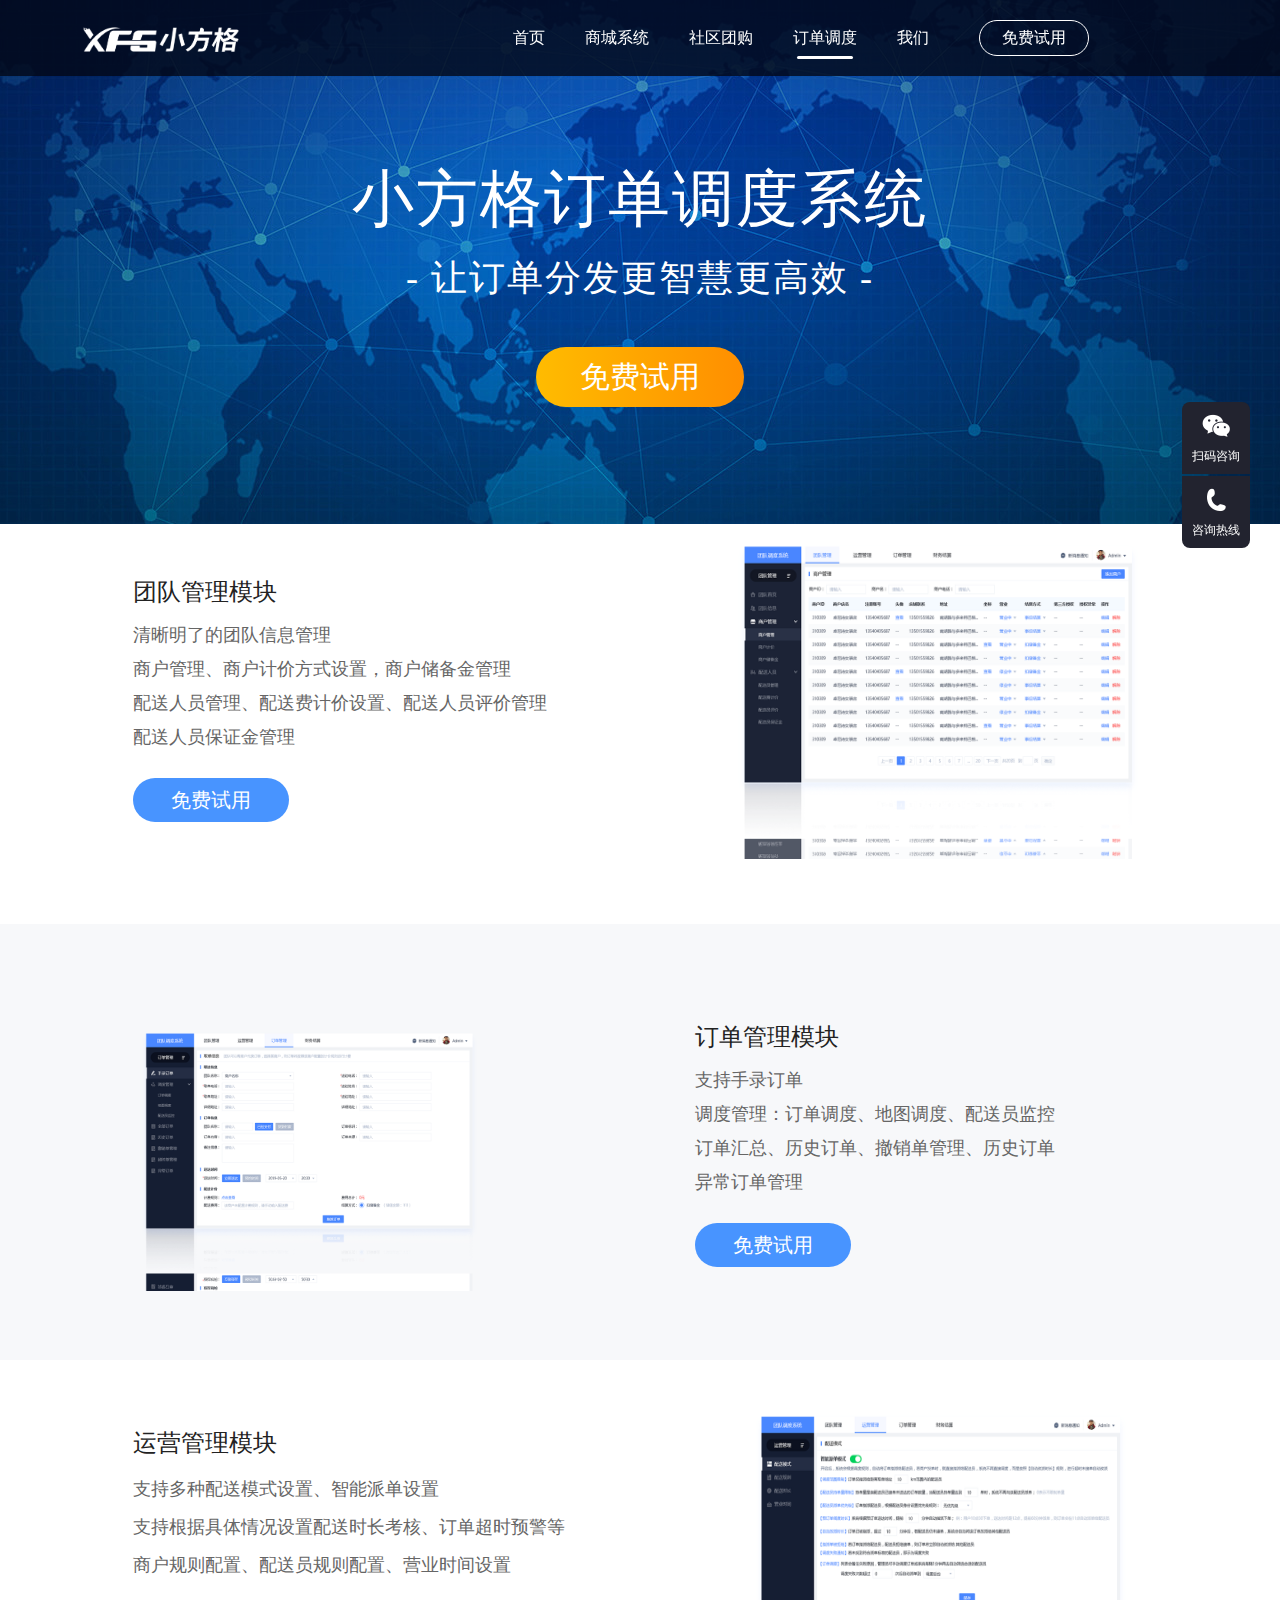
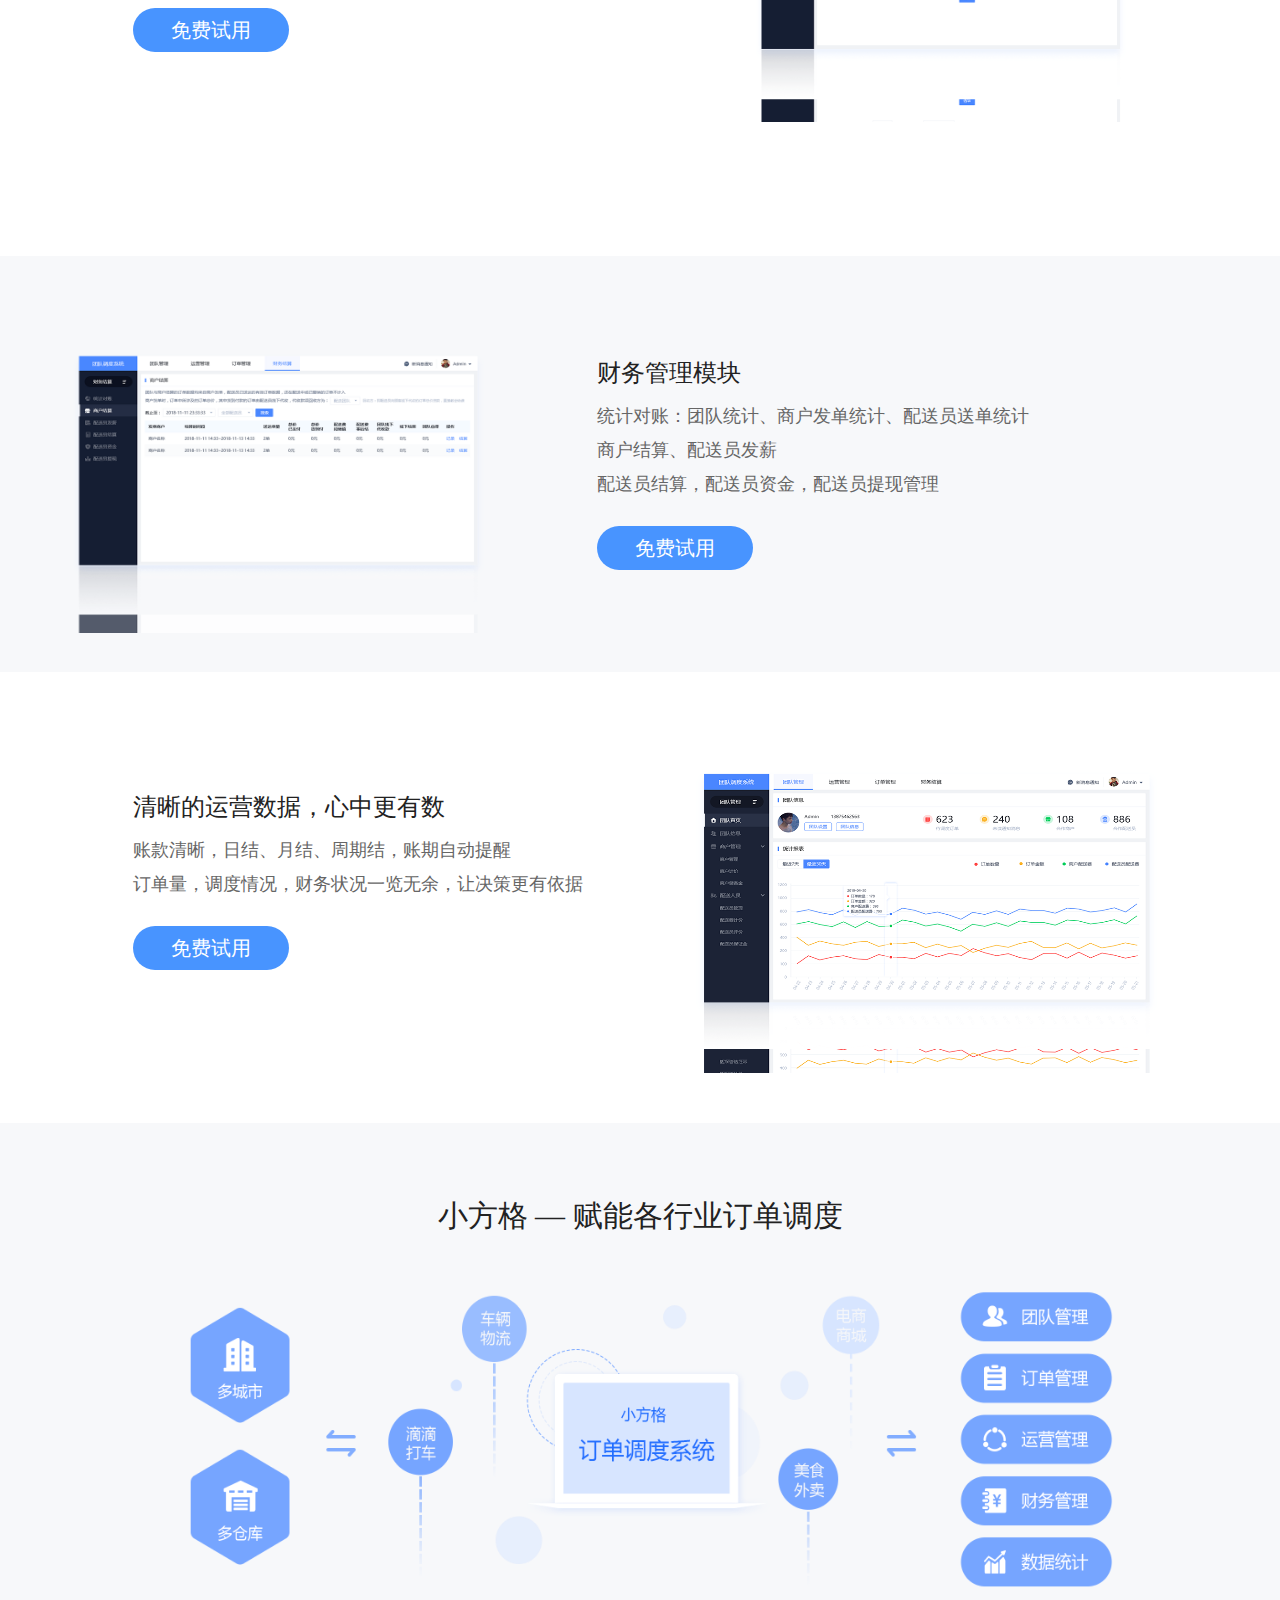
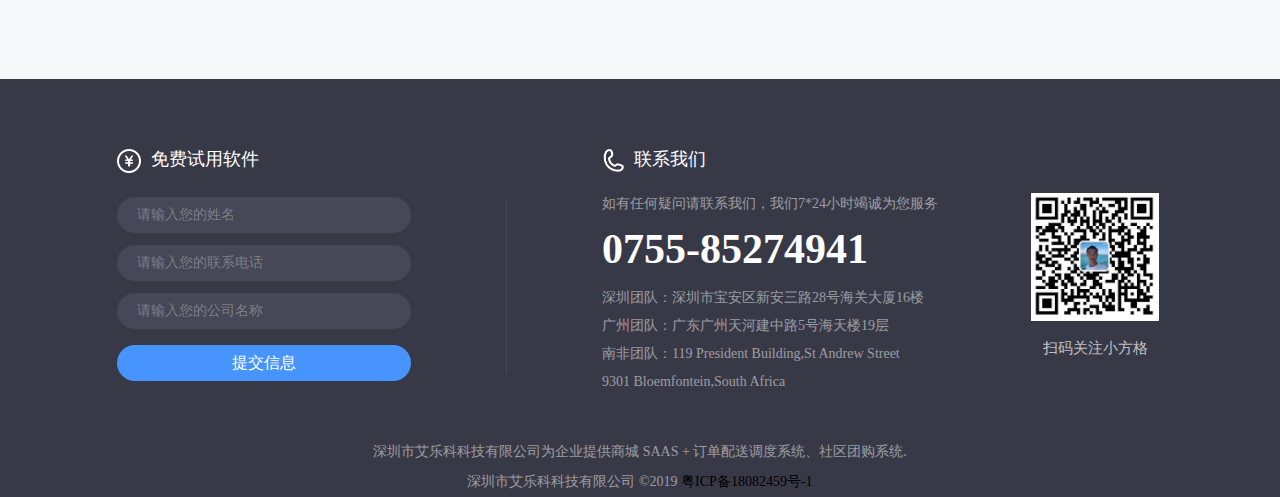
<file: dispatch.html>
<!DOCTYPE html>
<!-- saved from url=(0025)http://cchtw.com/shicai -->
<html lang="en-US"><head><meta http-equiv="Content-Type" content="text/html; charset=UTF-8">

    <meta name="applicable-device" content="pc">
    <meta http-equiv="Cache-Control" content="no-transform">
    <meta http-equiv="Cache-Control" content="no-siteapp">
    <link rel="alternate" media="only screen and (max-width: 640px)" href="http://m.cchtw.com/shucai">
    <meta name="mobile-agent" content="format=html5;url=//m.cchtw.com/shucai">
    <meta name="viewport" content="width=device-width, initial-scale=1">
    <meta name="csrf-param" content="_csrf">
    <meta name="csrf-token" content="LkdKbjRORW1UMTBXcyQAPXgreQdNOD07YgB5Xno8KCpcdCQUAAUnJQ==">
    <title>小方格-专业做电商行业软件,社区团购软件-订单调度SaaS系统</title>
    <meta name="description" content="小方格-专业做电商行业软件,社区团购软件-订单调度SaaS系统">
    <meta name="keywords"
          content="小方格生鲜电商ERP，订单配送软件，社区团购软件，外卖配送软件，水果订货配送管理软件，农产品配送软件, 生鲜配送, 蔬菜配送, 生鲜电商, 小方格, 电商APP 20个生意, 电商软件公司, 商场APP怎么做, 订单配送app平台, 农产品电商平台,  送菜上门app, 菜篮子, 社区团购">
    <link href="./css/animate.min.css" rel="stylesheet">
    <link rel="icon" href="./img/short_logo.png" type="image/x-icon"/>
    <link rel="stylesheet" href="./css/common.css">
    <link rel="stylesheet" href="./css/style.css">
    <script charset="utf-8" src="./js/lxb.js"></script>
    <script type="text/javascript" async="" src="./js/vds.js"></script>
    <script src="./js/hm.js"></script>
    <script src="./js/jquery-1.8.3.min.js"></script>

    <link href="./css/bootstrap.css" rel="stylesheet">
    <link href="./css/main.min.css" rel="stylesheet">
    <link href="./css/index.min.css" rel="stylesheet">
    <link href="./css/font-awesome.min.css" rel="stylesheet">
    <script>
        //获取浏览器版本
        var userAgent = navigator.userAgent; //取得浏览器的userAgent字符串
        var isOpera = userAgent.indexOf("Opera") > -1; //判断是否Opera浏览器
        var isIE = userAgent.indexOf("compatible") > -1 && userAgent.indexOf("MSIE") > -1 && !isOpera; //判断是否IE浏览器
        var IEbb = true;
        if (isIE) {
            var reIE = new RegExp("MSIE (\\d+\\.\\d+);");
            reIE.test(userAgent);
            var fIEVersion = parseFloat(RegExp["$1"]);
            if(fIEVersion < 9) {
                IEbb = false;
            }
        }
    </script>

</head>
<body>

<div class="header" active>
    <div>
        <a class="header__logo" href="./index.html"><img src="./img/logo.png" alt="小方格" width="156" height="25"></a>
        <div class="header__menu">
            <ul>
                <div class="gl" style="overflow: hidden; left: 558px; width: 56px;"></div>
                <li data-target="" class="active"><a href="./index.html">首页</a></li>
                <li data-target="shicai"><a href="./eshop.html">商城系统</a></li>
                <li data-target="groupbuy"><a href="./groupbuy.html">社区团购</a></li>
                <li data-target="processing"><a href="./dispatch.html">订单调度</a></li>
<!--                <li data-target="movee"><a href="./vipsystem.html">会员系统</a></li>-->
<!--                <li data-target="shengxian"><a href="./miniweb.html">微网站</a></li>-->
<!--                <li data-target="agency"><a href="./agency.html">软件代理</a></li>-->
                <li data-target="about"><a href="./contact.html">我们</a></li>
            </ul>
        </div>
        <div class="header__concat"><a onclick="showForm()" href="javascript:;">免费试用</a></div>
    </div>
</div>

<div id="wrapper">
    <div>
        <div class="fresh">
            <div class="banner">
                <div class="banner__img dispath">
                    <div class="banner__img--text">
                        <h1 class="caption fresh">小方格订单调度系统</h1>
                        <h3 class="subtitle fresh">- 让订单分发更智慧更高效 -</h3>
                        <button class="trial fresh" onclick="showForm()">免费试用</button>
                    </div>
                </div>
            </div>
            <div class="fresh__introduce">
<!--                <h3 class="fresh__introduce&#45;&#45;label">300+商家的共同选择</h3>-->
                <ul class="fresh__introduce--list">
                    <li class="items">
                        <div class="wrap">
                            <div class="desc">
                                <h5>团队管理模块</h5>
                                <p>清晰明了的团队信息管理</p>
                                <p>商户管理、商户计价方式设置，商户储备金管理</p>
                                <p>配送人员管理、配送费计价设置、配送人员评价管理</p>
                                <p>配送人员保证金管理</p>
                                <div onclick="showForm()">免费试用</div>
                            </div><img src="./img/pic_order__1.png" alt="一键下单订货，2分钟高效完成" width="419" height="335">
                        </div>
                    </li>
                    <li class="items">
                        <div class="wrap">
                            <img src="./img/pic_purchase__1.png" alt="采购进货降成本，库存管理更省心" width="353" height="277"><div class="desc">
                            <h5>订单管理模块</h5>
                            <p>支持手录订单</p>
                            <p>调度管理：订单调度、地图调度、配送员监控</p>
                            <p>订单汇总、历史订单、撤销单管理、历史订单</p>
                            <p>异常订单管理</p>
                            <div onclick="showForm()">免费试用</div>
                        </div>
                        </div>
                    </li>
                    <li class="items">
                        <div class="wrap">
                            <div class="desc">
                                <h5>运营管理模块</h5>
                                <p>支持多种配送模式设置、智能派单设置</p>
                                <p>支持根据具体情况设置配送时长考核、订单超时预警等</p>
                                <p>商户规则配置、配送员规则配置、营业时间设置</p>
                                <div onclick="showForm()">免费试用</div>
                            </div><img src="./img/pic_balance.png" alt="智能分拣一体秤，客户再也不复称" width="388" height="330">
                        </div>
                    </li>
                    <li class="items">
                        <div class="wrap">
                            <img src="./img/pic_logistics__1.png" alt="智慧物流，半小时排线2000家店铺" width="431" height="297"><div class="desc">
                            <h5>财务管理模块</h5>
                            <p>统计对账：团队统计、商户发单统计、配送员送单统计</p>
                            <p>商户结算、配送员发薪</p>
                            <p>配送员结算，配送员资金，配送员提现管理</p>
                            <div onclick="showForm()">免费试用</div>
                        </div>
                        </div>
                    </li>
                    <li class="items">
                        <div class="wrap">
                            <div class="desc">
                                <h5>清晰的运营数据，心中更有数</h5>
                                <p>账款清晰，日结、月结、周期结，账期自动提醒</p>
                                <p>订单量，调度情况，财务状况一览无余，让决策更有依据</p>
                                <div onclick="showForm()">免费试用</div>
                            </div><img src="./img/pic_finance__1.png" alt="报表，老板心中更有数" width="482" height="325">
                        </div>
                    </li>
                </ul>
            </div>
            <div class="fresh__process">
                <h3 class="fresh__process--label">小方格 — 赋能各行业订单调度</h3>
                <img src="./img/fresh__process.png" alt="小方格 — 赋能生鲜配送全流程" width="1007" height="313">
            </div>
<!--            <div class="fresh__case">-->
<!--                <h3 class="fresh__case&#45;&#45;label">企业服务案例</h3>-->
<!--                <ul class="fresh__case&#45;&#45;list clearfix">-->
<!--                    <li>-->
<!--                        <img src="./img/fresh__aq.png" alt="安群食品" width="136" height="136">-->
<!--                        <div class="detail">-->
<!--                            <p><img src="./img/fresh__aq__small.png" alt="安群食品" width="39" height="40">安群食品</p>-->
<!--                            <p>浙江安群食品，成立于2013年。公司占地面积10000平方米，建筑面积4000平方米，冷藏能力近1000吨，为超过2000家企业提供生鲜配送服务，生鲜业务年营业额近亿。</p>-->
<!--                        </div>-->
<!--                    </li>-->
<!--                    <li>-->
<!--                        <img src="./img/fresh__shy.png" alt="金色惠农" width="136" height="136">-->
<!--                        <div class="detail">-->
<!--                            <p><img src="./img/fresh__shy__small.png" alt="金色惠农" width="36" height="40">金色惠农</p>-->
<!--                            <p>金色惠农拥有种植基地1120亩，农户+联建种植基地超 10000亩，为包括京东、苏宁小店、中国石化等近50家企业提供生鲜配送服务，2018年销售收入近5000万。</p>-->
<!--                        </div>-->
<!--                    </li>-->
<!--                    <li>-->
<!--                        <img src="./img/fresh__psc.png" alt="拼食材" width="136" height="136">-->
<!--                        <div class="detail">-->
<!--                            <p><img src="./img/fresh__psc__small.png" alt="拼食材" width="35" height="40">拼食材</p>-->
<!--                            <p>拼食材成立于2017年，致力于优化餐饮供应链体系,聚合300多家供应商，累计服务客户10000多家，月活跃超4000家,日活2000单，年产值约2亿元，互联网生鲜食配电商巨头。</p>-->
<!--                        </div>-->
<!--                    </li>-->
<!--                    <li>-->
<!--                        <img src="./小方格生鲜蔬菜配送软件,专业生鲜农产品食材配送管理系统软件_files/fresh__cjdy.png" alt="菜家大院" width="136" height="136">-->
<!--                        <div class="detail">-->
<!--                            <p><img src="./小方格生鲜蔬菜配送软件,专业生鲜农产品食材配送管理系统软件_files/fresh__cjdy__small.png" alt="菜家大院" width="36" height="40">菜家大院</p>-->
<!--                            <p>云南菜家大院为近2000家餐饮企业、商超等提供生鲜配送业务，涵盖20余家日客单量在10000元以上的大型客户，员工300余人，现有各类配送车辆100辆，能满足50吨的日吞吐量。</p>-->
<!--                        </div>-->
<!--                    </li>-->
<!--                    <li>-->
<!--                        <img src="./img/fresh__zhmn.png" alt="中合美农" width="136" height="136">-->
<!--                        <div class="detail">-->
<!--                            <p><img src="./img/fresh__zhmn__small.png" alt="中合美农" width="40" height="40">中合美农</p>-->
<!--                            <p>2018年3月，中合美农成立，为社区生鲜店提供生鲜配送服务，中合美农已服务200多家生鲜店，如首农、首创、邮政等，配送超价值800万农产品，月销超100万,仍在快速增长中。</p>-->
<!--                        </div>-->
<!--                    </li>-->
<!--                    <li>-->
<!--                        <img src="./img/fresh__sksy.png" alt="世康实业" width="136" height="136">-->
<!--                        <div class="detail">-->
<!--                            <p><img src="./img/fresh__sksy__small.png" alt="世康实业" width="32" height="40">世康实业</p>-->
<!--                            <p>广州世康成立于2018年4月，是世康食业旗下的子公司。立足广州本地餐饮市场，服务当地近1000家酒楼、饭店、农庄等餐饮企业，提供专业、快捷、安全、省心的食材配送服务。</p>-->
<!--                        </div>-->
<!--                    </li>-->
<!--                    <li>-->
<!--                        <img src="./img/fresh__cjmh.png" alt="超级米禾" width="136" height="136">-->
<!--                        <div class="detail">-->
<!--                            <p><img src="./img/fresh__cjmh__small.png" alt="超级米禾" width="47" height="40">超级米禾</p>-->
<!--                            <p>超级米禾供应链，依托西安欣桥批发市场，建立8千吨冷链集配中心，拥有500吨位长途配货车70余台，冷链配送车100多辆，设立20000平方米分拣中心，“一站式”餐饮食材电商平台。</p>-->
<!--                        </div>-->
<!--                    </li>-->
<!--                    <li>-->
<!--                        <img src="./img/fresh__tyg.png" alt="浙江特益购" width="136" height="136">-->
<!--                        <div class="detail">-->
<!--                            <p><img src="./img/fresh__tyg__small.png" alt="浙江特益购" width="50" height="40">浙江特益购</p>-->
<!--                            <p>特易购供应链管理有限公司成立于2015年，是一家专业的餐饮企业食材配送企业，拥有优质的产品、专业的销售和售后技术团队，日均配送300多家合作客户，企业年产值达到3000万。</p>-->
<!--                        </div>-->
<!--                    </li>-->
<!--                    <li>-->
<!--                        <img src="./img/fresh__tsps.png" alt="天晟配送" width="136" height="136">-->
<!--                        <div class="detail">-->
<!--                            <p><img src="./img/fresh__tsps__small.png" alt="天晟配送" width="35" height="40">天晟配送</p>-->
<!--                            <p>天晟配送，成立于广西扶绥，扶绥农产品市场巨头，以“市场＋技术＋金融”的方式，将扶绥的地方特产通过线上销售到全国各地。</p>-->
<!--                        </div>-->
<!--                    </li>-->
<!--                    <li>-->
<!--                        <img src="./img/fresh__scjh.png" alt="食材计划" width="136" height="136">-->
<!--                        <div class="detail">-->
<!--                            <p><img src="./img/fresh__scjh__small.png" alt="食材计划" width="48" height="40">食材计划</p>-->
<!--                            <p>食材计划立足内蒙古,服务商家已超1100家，整体留存活跃度在64%以上（环比增长190%）。同时针对C端客户市场启动社区团购业务，最高单日流水突破10万元。</p>-->
<!--                        </div>-->
<!--                    </li>-->
<!--                </ul>-->
<!--            </div>-->
        </div>
    </div>

    <!-- 浮动窗口 -->
    <div class="tool">
        <div class="tool__items">
            <img src="./img/weixin.png" alt="扫码咨询" width="28" height="23">
            <p>扫码咨询</p>
            <div class="tool__items--modal qrcode">
                <img src="./img/qrcode_3.jpg" align="扫码添加客服" width="136" height="136">
                <p>扫码添加客服</p>
            </div>
        </div>
        <div class="tool__items">
            <img src="./img/tel.png" alt="咨询热线" width="22" height="24">
            <p>咨询热线</p>
            <div class="tool__items--modal tel">
                <p>售前咨询</p>
                <p>
                    (0755)85274941 </p>
            </div>
        </div>
    </div>


    <!-- 申请试用 -->
    <div class="separator"></div>

    <div class="a-center-middle-2 animated" id="submit-modal">
        <i class="fa fa-times close"></i>
        <form id="submit-form" action="http://cchtw.com/shicai" method="post">
            <input type="hidden" name="_csrf" value="LkdKbjRORW1UMTBXcyQAPXgreQdNOD07YgB5Xno8KCpcdCQUAAUnJQ==">
            <p id="submit-title">请点击右下角联系我们，第一时间回复您</p>
            <div class="submit">
                <span id="submit-button">确定</span>
            </div>
        </form>
    </div>

    <div id="modal-wrap"></div>
    <!-- <div class="wrap12">
        <div class="foot_triangle">
            <img src="//sitecdn.cchtw.com/website/foot_top_label.jpg">
        </div>
    </div> -->
    <!-- <div id='footFrameBox' class="shengxianShow" style="background:#4B494A">

    </div> -->
    <footer id="footFrameBox"><iframe src="./iframe/foot.html" class="footIframe" scrolling="no" frameborder="no" width="100%" height="418px;" style="vertical-align:top;"></iframe></footer>

</div>

<script>
    //关闭试用窗口
    $('.close').click(function() {
        hideForm();
    });
    $("#bed").click(function() {
        hideForm();
    });
    $("#modal-wrap").click(function() {
        hideForm();
    });

    //申请试用
    $("#try2").click(function(e) {  //联系我们页面申请试用
        showForm();
        e.stopPropagation();
    });

    $("#submit-modal").click(function(e) {
        e.stopPropagation();
    });

    //提交申请试用信息
    $("#submit-button").click(function() {
        hideForm();
    });

    //显示申请试用model
    function showForm() {
        var $modal = $("#submit-modal"),
            $modalWrap = $("#modal-wrap");
        $modal.removeClass("zoomOut");
        $modal.addClass("zoomIn");
        $modal.css("display","block");
        $modalWrap.css('height',$("#wrapper").height()*1+80);
        $modalWrap.show();
    }

    //隐藏申请试用model
    function hideForm() {
        var $modal = $("#submit-modal");
        $modal.removeClass("zoomIn");
        $modal.addClass("zoomOut");
        $("#modal-wrap").hide();
        $modal.css("display","none");

        $("#username").val("");
        $("#phone").val("");
        $("#company-name").val("");

        $("#username").removeClass('err-bor');
        $("#username").siblings('.err-info').removeClass('active-err');
        $("#username").siblings('.err-info').data('isErr', '0');

        $("#phone").removeClass('err-bor');
        $("#phone").siblings('.err-info').removeClass('active-err');
        $("#phone").siblings('.err-info').data('isErr', '0');

        $("#company-name").removeClass('err-bor');
        $("#company-name").siblings('.err-info').removeClass('active-err');
        $("#company-name").siblings('.err-info').data('isErr', '0');

        $projectType = $("#product-type");
        if ($projectType) {
            $projectType.remove();
        }
    }

    $(".menu-parent").mouseover(function() {
        toggleSubmenu($(this).next('.sub-menu-wrap'));
    });

    $(".menu-parent").mouseleave(function() {
        toggleSubmenu($(this).next('.sub-menu-wrap'), 'hide');
    });

    $(".sub-menu-wrap").mouseover(function() {
        toggleSubmenu($(this));
    });

    $(".sub-menu-wrap").mouseleave(function() {
        toggleSubmenu($(this), 'hide');
    });


    function toggleSubmenu($menuWrapObj, showType) {
        if(showType == 'hide') {
            $menuWrapObj.height(0);
        }
        else {
            $menuWrapObj.height($menuWrapObj.find('.sub-menu').height());
        }
    }

    $(function(){
        var open_float_list = $('.open_float_list');
        $("#wrapper,.Jhover").mouseover(function(){
            open_float_list.removeClass('li_active');
        });
    })

    //申请试用手机号码验证
    $('#phone').on('input', function() {
        var val = this.value;
        var regex = /^1\d{10}$/;

        if($(this).siblings('.err-info').data('isErr') != 1) {
            return;
        }

        if(regex.test(val)) {
            $(this).removeClass('err-bor');
            $(this).siblings('.err-info').removeClass('active-err');
        } else {
            $(this).addClass('err-bor');
            $(this).siblings('.err-info').addClass('active-err');
        }

    });

    $('#phone').blur(function() {
        var val = this.value;
        var regex = /^1\d{10}$/;

        if(!regex.test(val)) {
            $(this).addClass('err-bor');
            $(this).siblings('.err-info').addClass('active-err');
            $(this).siblings('.err-info').data('isErr', '1');
        }

    });

    $('#username').blur(function() {
        var val = this.value;
        if(!val) {
            $(this).addClass('err-bor');
            $(this).siblings('.err-info').addClass('active-err');
            $(this).siblings('.err-info').data('isErr', '1');
        }
    });

    $('#username').on('input', function() {
        var val = this.value;

        if($(this).siblings('.err-info').data('isErr') != 1) {
            return;
        }

        if(val) {
            $(this).removeClass('err-bor');
            $(this).siblings('.err-info').removeClass('active-err');
        } else {
            $(this).addClass('err-bor');
            $(this).siblings('.err-info').addClass('active-err');
        }
    });

    $('#company-name').on('input', function() {
        var val = this.value;

        if($(this).siblings('.err-info').data('isErr') != 1) {
            return;
        }

        if(val) {
            $(this).removeClass('err-bor');
            $(this).siblings('.err-info').removeClass('active-err');
        } else {
            $(this).addClass('err-bor');
            $(this).siblings('.err-info').addClass('active-err');
        }
    });

    $('#company-name').on('blur', function() {
        var val = this.value;

        if(!val) {
            $(this).addClass('err-bor');
            $(this).siblings('.err-info').addClass('active-err');
            $(this).siblings('.err-info').data('isErr', '1');
        }
    });

</script>
<script>

</script>

<script type="text/javascript">
    /*
    * add by onewan 取得百度推广的参数，并设置cookie
    *
    * */
    var objCookie ={}; //cookie 对象
    /*
    * @author w3cschool
    * @date 2017-06-27
    * @desc 获得cookie值
    * @param string c_name:key 值
    * @return  get sucuess return value ,get false return ""
    * */
    objCookie.getCookie = function (c_name)
    {
        if (document.cookie.length>0)
        {
            c_start=document.cookie.indexOf(c_name + "=");
            if (c_start!=-1)
            {
                c_start=c_start + c_name.length+1;
                c_end=document.cookie.indexOf(";",c_start);
                if (c_end == -1)
                    c_end=document.cookie.length;
                return decodeURIComponent(document.cookie.substring(c_start,c_end));
            }
        }
        return "";
    }
    /*
    * @author w3cshool
    * @date 2017-06-27
    * @desc 设置cookie值
    * @param string c_name:key值 string value : value值  expriedays: int 过期天数
    * */

    objCookie.setCookie = function(c_name,value,expiredays)
    {
        var exdate=new Date();
        exdate.setDate(exdate.getDate()+expiredays);
        document.cookie=c_name+ "=" +decodeURIComponent(value)+
            ((expiredays==null) ? "" : ";expires="+exdate.toGMTString());
    }

    /*
     * 获得url参数
     * @author add by onewan
     * @date 2016-09-21
     * @param url key值
     * @return 成功返回 value值，失败返回null
     * */

    //获得url参数函数
    objCookie.getUrlParam = function(name)
    {
        //构造一个含有目标参数的正则表达式对象
        var reg = new RegExp("(^|&)"+ name +"=([^&]*)(&|$)");
        //匹配目标参数
        var r = window.location.search.substr(1).match(reg);
        //返回参数值
        if ( r!=null )
            return decodeURIComponent(r[2]);
        return null;
    }

    $(document).ready(function() {
        var e_keywordid = objCookie.getUrlParam('e_keywordid');

        /*
        * 当未有值时
        * */
        if( null != e_keywordid )
        {
            objCookie.setCookie( 'from_baidu_url', window.location.href );

        }

    });
</script>

<script type='text/javascript'>
    (function(m, ei, q, i, a, j, s) {
        m[i] = m[i] || function() {
            (m[i].a = m[i].a || []).push(arguments)
        };
        j = ei.createElement(q),
            s = ei.getElementsByTagName(q)[0];
        j.async = true;
        j.charset = 'UTF-8';
        j.src = 'https://static.meiqia.com/dist/meiqia.js?_=t';
        s.parentNode.insertBefore(j, s);
    })(window, document, 'script', '_MEIQIA');
    _MEIQIA('entId', 163327);
</script>

<!-- 网站分析 -->
<script type="text/javascript">
    var _vds = _vds || [];
    window._vds = _vds;
    (function(){
        _vds.push(['setAccountId', 'b24ee436eec344e5']);
        (function() {
            var vds = document.createElement('script');
            vds.type='text/javascript';
            vds.async = true;
            vds.src = ('https:' == document.location.protocol ? 'https://' : 'http://') + 'dn-growing.qbox.me/vds.js';
            var s = document.getElementsByTagName('script')[0];
            s.parentNode.insertBefore(vds, s);
        })();
    })();
</script>

<!-- edit by chen -->
<script type="text/javascript">
    $(function() {
        //footer iframe
        var iHtml = '<iframe src="./iframe/foot.html" class="footIframe" scrolling="no" frameborder=no width="100%" height="418px;" style="vertical-align:top;"></iframe>';

        //点击回到顶部
        // $('.backTop').click(function() {
        //     $('html, body').animate({ scrollTop: 0 }, 'fast');
        // });

        //添加foot
        $('#footFrameBox').html(iHtml);

        $('#logo').click(function() {
            location.href = '/';
            sessionStorage.removeItem('_target');
        });

        // 导航条逐渐变色和高度
        $(window).scroll(function () {
            if ($(window).scrollTop()) {
                $('.header').addClass('active')
            }
            else {
                $('.header').removeClass('active')
            }
        })

        // 成功案例页面切换 tabs
        $('.case__tabs--list .items').click(function(){
            $(this).addClass('active').siblings().removeClass('active')
            $('.case__tabs--content .items').eq($(this).index()).fadeIn().siblings().fadeOut()
            $('.case__classicCase--list').eq($(this).index()).fadeIn().siblings('.case__classicCase--list').fadeOut()
        })

        // 导航栏内容快跟随鼠标滚动

        var path = location.pathname.split('/')[1];
        $(".header__menu li").removeClass('active');
        $(".header__menu li[data-target='"+path+"']").addClass('active');

        function handleInitMenu(speed) {
            $(".gl").stop();
            var target = $(".header__menu .active")
            var hover_awidth = target.innerWidth();
            var hover_aleft = target.position().left;

            $(".gl").animate({
                left: hover_aleft + 24 + "px",
                width: hover_awidth - 48 + "px"
            }, speed);
        }

        handleInitMenu(0);

        $(".header__menu li").each(function() {
            var hover_a = $(this);
            var hover_awidth = $(this).innerWidth();
            var hover_aleft = hover_a.position().left;
            // $(this).find('a').addClass('active')
            // 滑进
            $(this).mouseover(function() {
                $(".gl").stop();
                hover_awidth = $(this).innerWidth();
                $(".gl").animate({
                    left: hover_aleft + 24 + "px",
                    width: hover_awidth - 48 + "px"
                }, 350);
            })
            // 滑出
            $(this).mouseout(function() {
                handleInitMenu(350);
            })
        })

        // 播放 video
        var video = document.getElementById('tvideo');

        $(".video").click(function(event) {
            if (!video.currentTime) {
                $('.video .bg').toggleClass('active')
                $('.play').hide()
            }
            if (video.paused) {
                video.play();
            }
            else {
                video.pause();
            }
            event.stopPropagation();
            return false;
        });
    });
</script>

<script src="./js/yii.js"></script>
<script src="./js/yii.activeForm.js"></script>
<script type="text/javascript">    $(document).ready(function() {
});
</script>
<script type="text/javascript">jQuery(document).ready(function () {
    jQuery('#submit-form').yiiActiveForm([], []);
});</script>

</body></html>
</file>
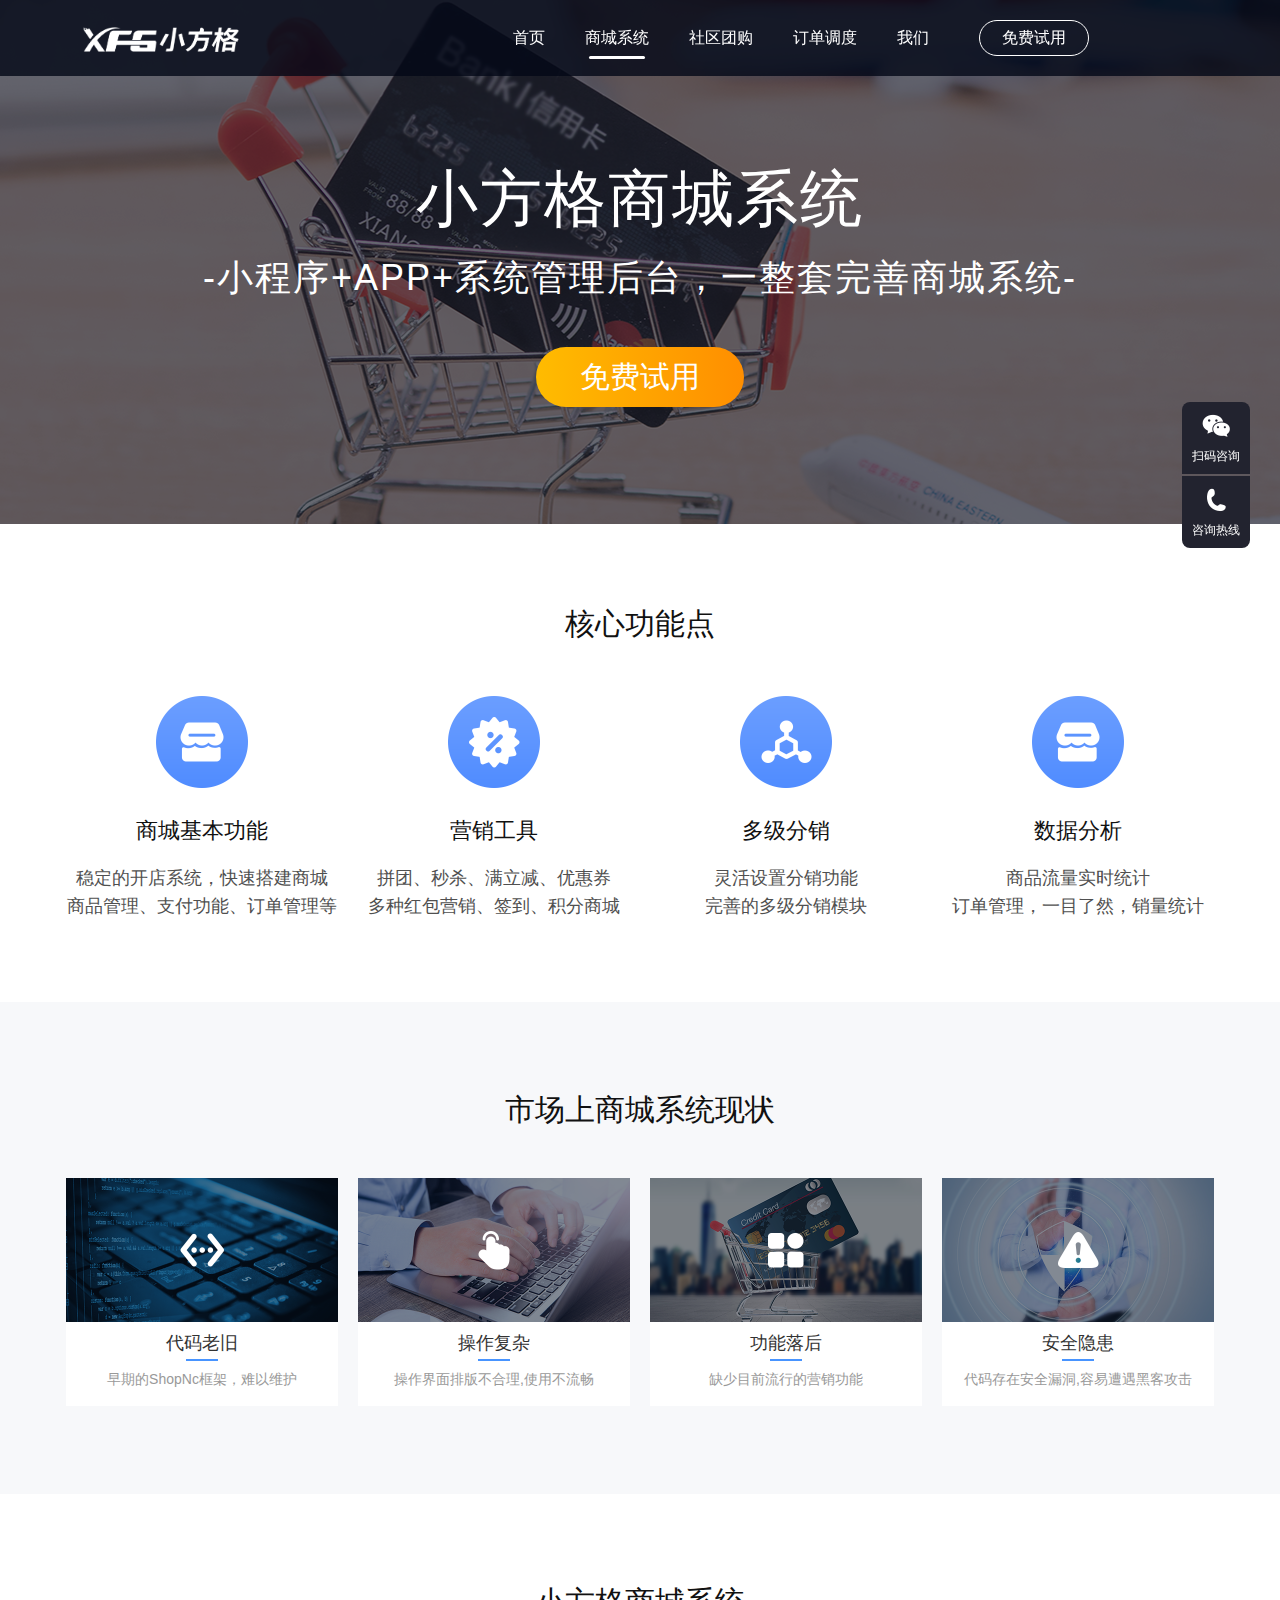
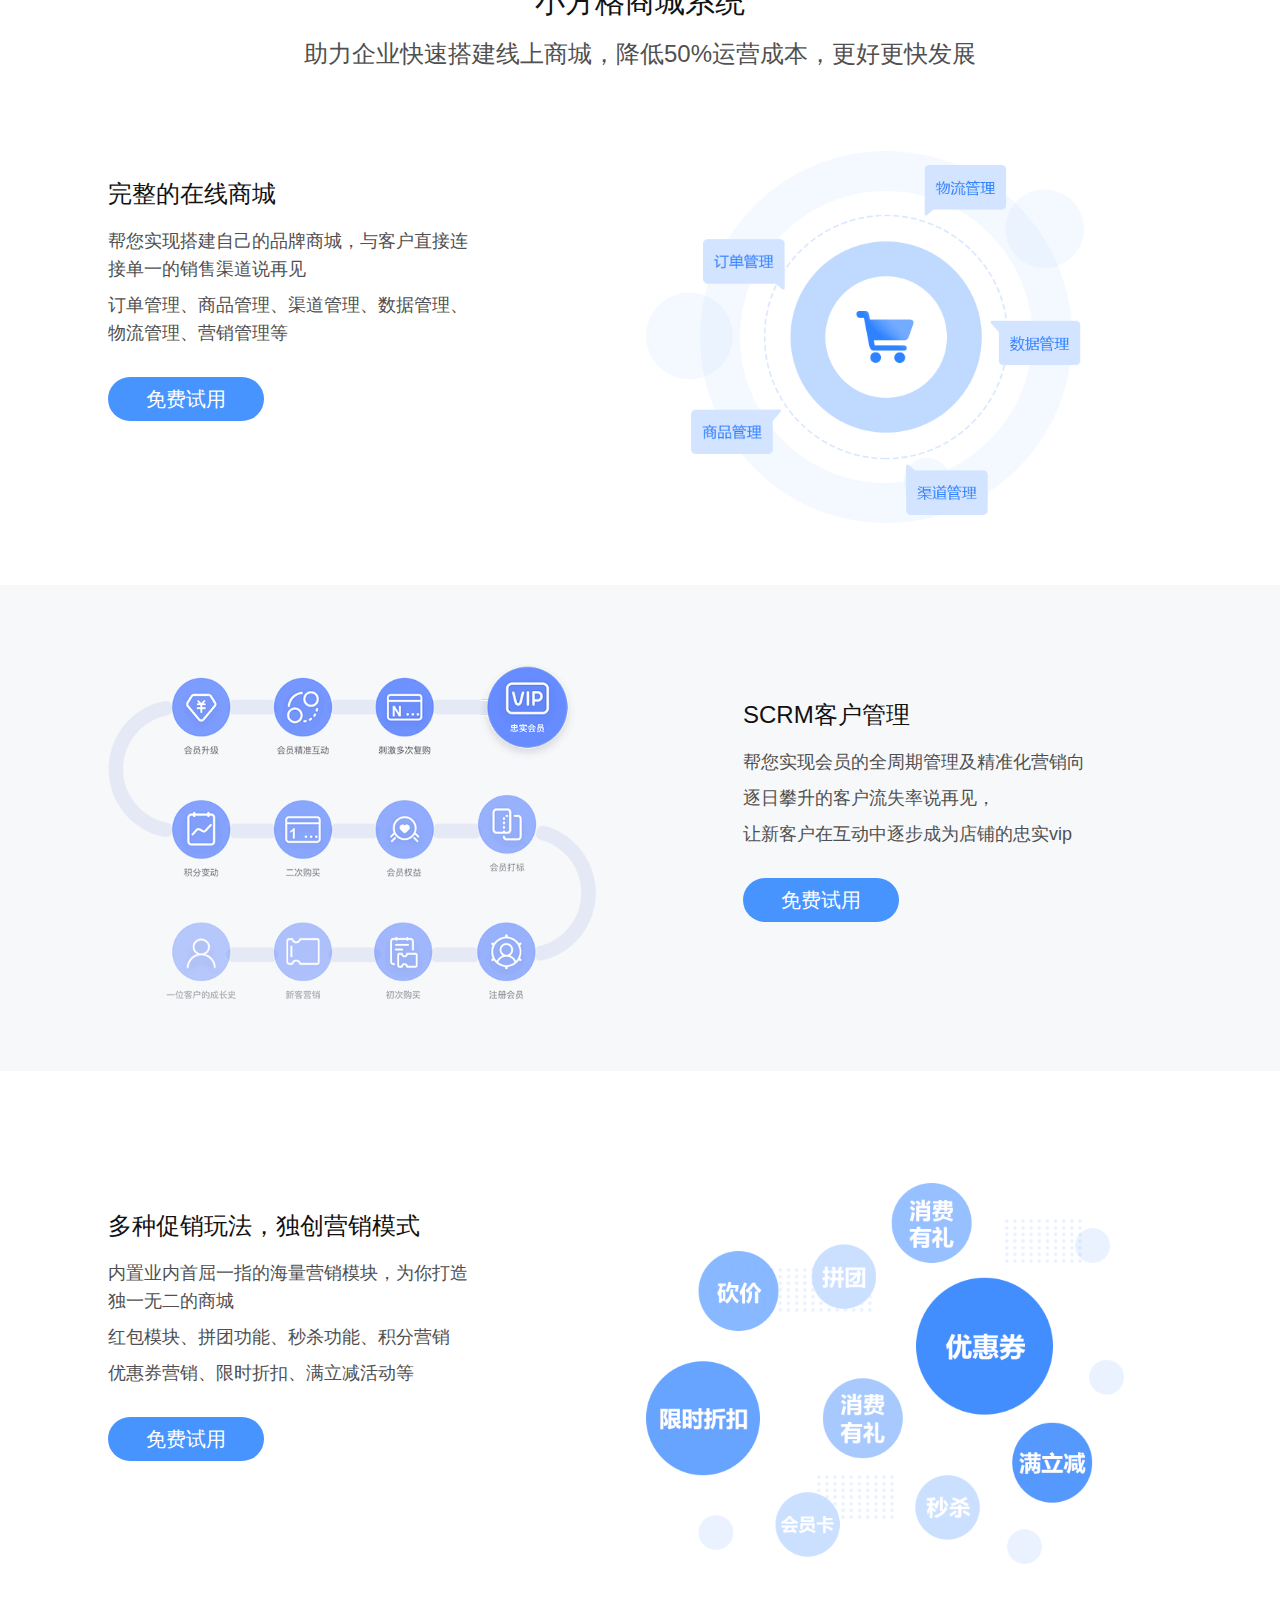
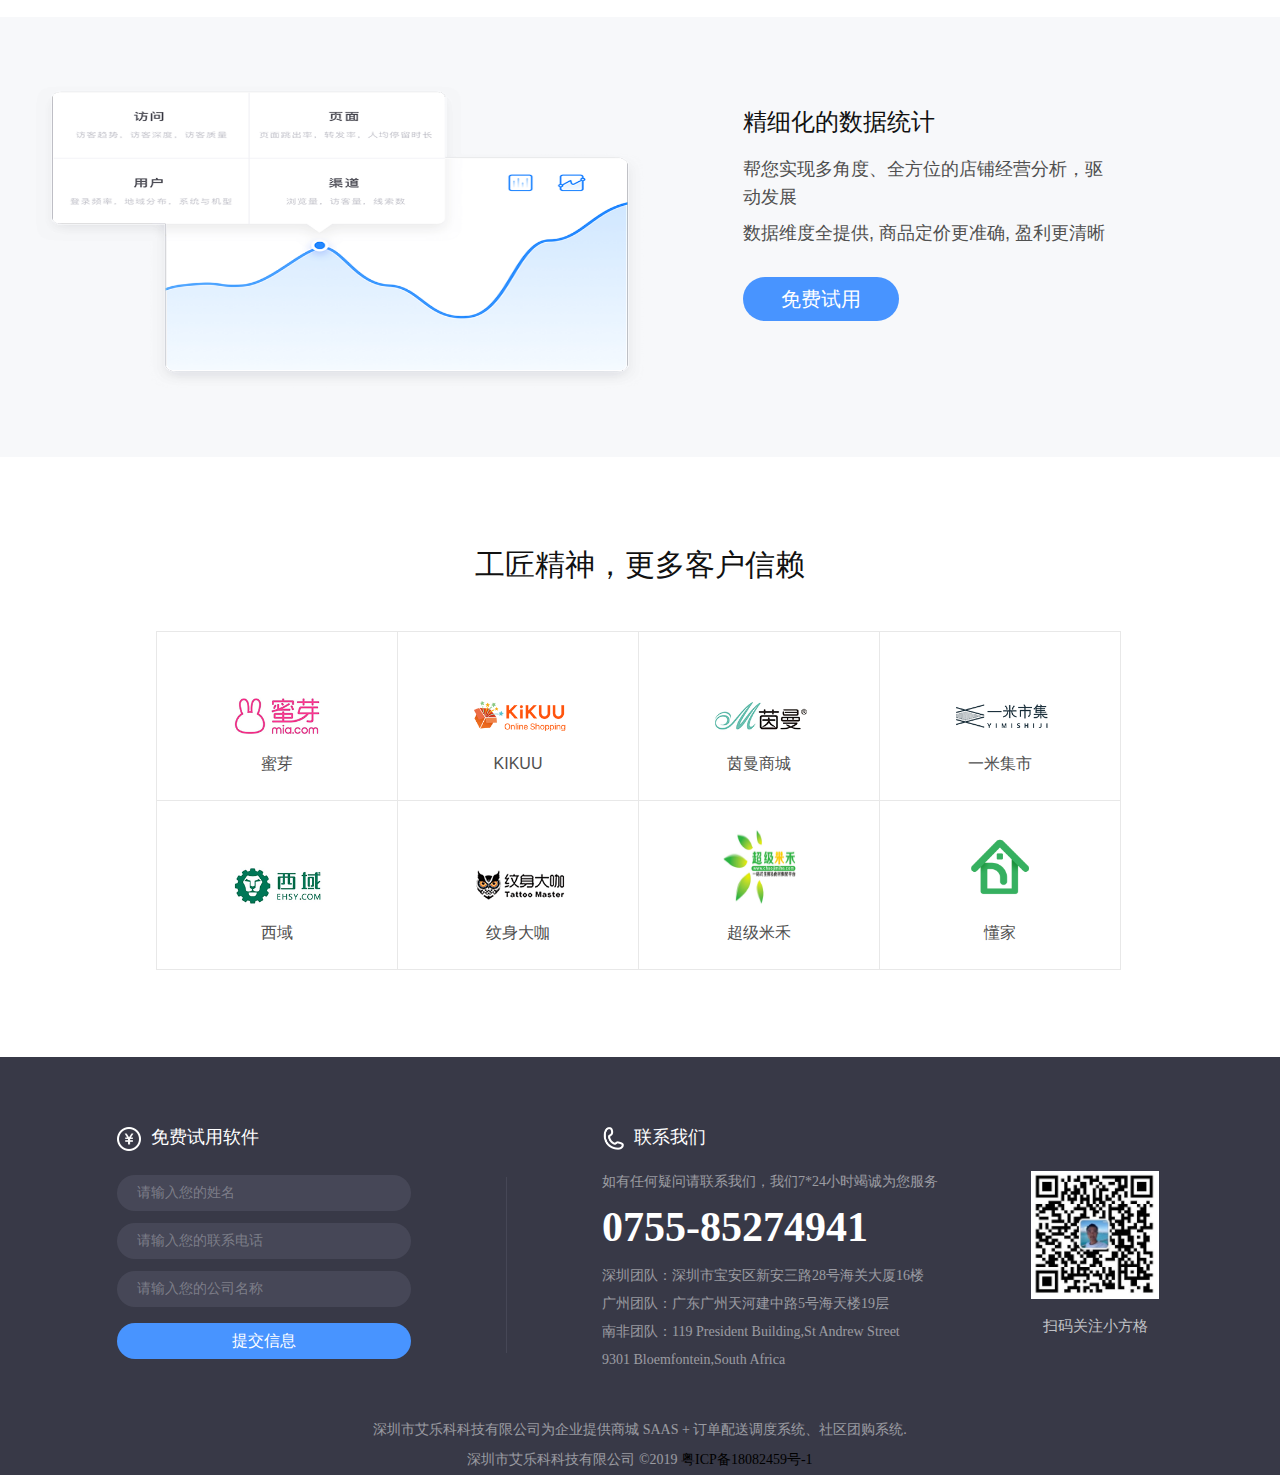
<file: eshop.html>
<!DOCTYPE html>
<!-- saved from url=(0029)http://cchtw.com/processing -->
<html lang="en-US"><head><meta http-equiv="Content-Type" content="text/html; charset=UTF-8">

    <meta name="applicable-device" content="pc">
    <meta http-equiv="Cache-Control" content="no-transform">
    <meta http-equiv="Cache-Control" content="no-siteapp">
    <link rel="alternate" media="only screen and (max-width: 640px)" href="http://m.cchtw.com/processing">
    <meta name="mobile-agent" content="format=html5;url=//m.cchtw.com/processing">
    <meta name="viewport" content="width=device-width, initial-scale=1">
    <meta name="csrf-param" content="_csrf">
    <meta name="csrf-token" content="MTc3U3AwQURLQU1qN1oEFGdbBDoJRjkSfXAEYz5CLANDBFkpRHsjDA==">
    <title>小方格-单商家多商家电商系统,电商软件,电商管理系统,电商APP</title>
    <meta name="description" content="小方格单商家多商家电商系统是专业用于网上商城,电商APP,电商小程序,从事电商创业等企业的商城软件系统">
    <meta name="keywords" content="单商家,多商家电商系统,网上商城,电商APP,电商小程序,商城小程序,商城公众号,电商创业,商城软件">
    <link href="./css/animate.min.css" rel="stylesheet">
    <link rel="stylesheet" href="./css/common.css">
    <link rel="stylesheet" href="./css/style.css">
    <link rel="icon" href="./img/short_logo.png" type="image/x-icon"/>
    <script charset="utf-8" src="./js/lxb.js"></script>
    <script type="text/javascript" async="" src="./js/vds.js"></script>
    <script src="./js/hm.js"></script>
    <script src="./js/jquery-1.8.3.min.js"></script>

    <link href="./css/bootstrap.css" rel="stylesheet">
    <link href="./css/main.min.css" rel="stylesheet">
    <link href="./css/index.min.css" rel="stylesheet">
    <link href="./css/font-awesome.min.css" rel="stylesheet">
    <script>
        //获取浏览器版本
        var userAgent = navigator.userAgent; //取得浏览器的userAgent字符串
        var isOpera = userAgent.indexOf("Opera") > -1; //判断是否Opera浏览器
        var isIE = userAgent.indexOf("compatible") > -1 && userAgent.indexOf("MSIE") > -1 && !isOpera; //判断是否IE浏览器
        var IEbb = true;
        if (isIE) {
            var reIE = new RegExp("MSIE (\\d+\\.\\d+);");
            reIE.test(userAgent);
            var fIEVersion = parseFloat(RegExp["$1"]);
            if(fIEVersion < 9) {
                IEbb = false;
            }
        }
    </script>

</head>
<body>
<div class="header">
    <div>
        <a class="header__logo" href="./index.html"><img src="./img/logo.png" alt="小方格" width="156" height="25"></a>
        <div class="header__menu">
            <ul>
                <div class="gl" style="overflow: hidden; left: 350px; width: 56px;"></div>
                <li data-target="" class="active"><a href="./index.html">首页</a></li>
                <li data-target="shicai"><a href="./eshop.html">商城系统</a></li>
                <li data-target="groupbuy"><a href="./groupbuy.html">社区团购</a></li>
                <li data-target="processing"><a href="./dispatch.html">订单调度</a></li>
<!--                <li data-target="movee"><a href="./vipsystem.html">会员系统</a></li>-->
<!--                <li data-target="shengxian"><a href="./miniweb.html">微网站</a></li>-->
<!--                <li data-target="agency"><a href="./agency.html">软件代理</a></li>-->
                <li data-target="about"><a href="./contact.html">我们</a></li>
            </ul>
        </div>
        <div class="header__concat"><a onclick="showForm()" href="javascript:;">免费试用</a></div>
    </div>
</div>

<div id="wrapper">
    <div>
        <div class="processing">
            <div class="banner">
                <div class="banner__img eshop">
                    <div class="banner__img--text">
                        <h1 class="caption processing">小方格商城系统</h1>
                        <h3 class="subtitle processing">-小程序+APP+系统管理后台，一整套完善商城系统-</h3>
                        <button class="trial processing" onclick="showForm()">免费试用</button>
                    </div>
                </div>
            </div>
            <div class="processing__icon">
                <p class="processing__icon--label">核心功能点</p>
                <ul class="clearfix">
                    <li>
                        <img src="./img/processing__jcys.png" alt="净菜优势" width="92" height="92">
                        <p class="title">商城基本功能</p>
                        <p class="subtitle">稳定的开店系统，快速搭建商城</p>
                        <p class="subtitle">商品管理、支付功能、订单管理等</p>
                    </li>
                    <li>
                        <img src="./img/processing__scgx.png" alt="市场刚需" width="92" height="92">
                        <p class="title">营销工具</p>
                        <p class="subtitle">拼团、秒杀、满立减、优惠券</p>
                        <p class="subtitle">多种红包营销、签到、积分商城</p>
                    </li>
                    <li>
                        <img src="./img/processing__zcfc.png" alt="政策支持" width="92" height="92">
                        <p class="title">多级分销</p>
                        <p class="subtitle">灵活设置分销功能</p>
                        <p class="subtitle">完善的多级分销模块</p>
                    </li>
                    <li>
                        <img src="./img/processing__jcys.png" alt="净菜优势" width="92" height="92">
                        <p class="title">数据分析</p>
                        <p class="subtitle">商品流量实时统计</p>
                        <p class="subtitle">订单管理，一目了然，销量统计</p>

                    </li>
                </ul>
            </div>
            <div class="processing__intro">
                <p class="processing__intro--label">市场上商城系统现状</p>
                <ul class="clearfix">
                    <li>
                        <img src="./img/processing__shg.png" alt="损耗高" width="272" height="144">
                        <p class="title">代码老旧</p>
                        <p class="subtitle">早期的ShopNc框架，难以维护</p>
                    </li>
                    <li>
                        <img src="./img/processing__xld.png" alt="效率低" width="272" height="144">
                        <p class="title">操作复杂</p>
                        <p class="subtitle">操作界面排版不合理,使用不流畅</p>
                    </li>
                    <li>
                        <img src="./img/processing__kcl.png" alt="库存乱" width="272" height="144">
                        <p class="title">功能落后</p>
                        <p class="subtitle">缺少目前流行的营销功能</p>
                    </li>
                    <li>
                        <img src="./img/processing__djn.png" alt="定价难" width="272" height="144">
                        <p class="title">安全隐患</p>
                        <p class="subtitle">代码存在安全漏洞,容易遭遇黑客攻击</p>
                    </li>
                </ul>
            </div>
            <div class="processing__section">
                <p class="processing__section--title">小方格商城系统</p>
                <p class="processing__section--subtitle">助力企业快速搭建线上商城，降低50%运营成本，更好更快发展</p>
                <div class="processing__section--items">
                    <div class="wrap clearfix">
                        <div class="desc">
                            <p>完整的在线商城</p>
                            <p>帮您实现搭建自己的品牌商城，与客户直接连接单一的销售渠道说再见</p>
                            <p>订单管理、商品管理、渠道管理、数据管理、物流管理、营销管理等</p>
                            <div onclick="showForm()">免费试用</div>
                        </div>
                        <img src="./img/wsc_ic_bnt_sc.png" alt="完整的在线商城" width="438" height="372">
                    </div>
                </div>
                <div class="processing__section--items">
                    <div class="wrap clearfix">
                        <img src="./img/wsc_ic_bnt_scrm.png" alt="SCRM客户管理" width="488" height="336">
                        <div class="desc">
                            <p>SCRM客户管理</p>
                            <p>帮您实现会员的全周期管理及精准化营销向</p>
                            <p>逐日攀升的客户流失率说再见，</p>
                            <p>让新客户在互动中逐步成为店铺的忠实vip</p>
                            <div onclick="showForm()">免费试用</div>
                        </div>
                    </div>
                </div>
                <div class="processing__section--items">
                    <div class="wrap clearfix">
                        <div class="desc">
                            <p>多种促销玩法，独创营销模式</p>
                            <p>内置业内首屈一指的海量营销模块，为你打造独一无二的商城</p>
                            <p>红包模块、拼团功能、秒杀功能、积分营销</p>
                            <p>优惠券营销、限时折扣、满立减活动等</p>
                            <div onclick="showForm()">免费试用</div>
                        </div>
                        <img src="./img/wsc_ic_bnt_cx.png" alt="库存精准化管理" width="478" height="381">
                    </div>
                </div>
                <div class="processing__section--items animateProcessing">
                    <div class="wrap clearfix">
<!--                        <div class="barChart">-->
<!--                            <div data-height="51px" style="height: 51px; overflow: visible;"></div>-->
<!--                            <div data-height="108px" style="height: 108px; overflow: visible;"></div>-->
<!--                            <div data-height="70px" style="height: 70px; overflow: visible;"></div>-->
<!--                            <div data-height="94px" style="height: 94px; overflow: visible;"></div>-->
<!--                            <div data-height="116px" style="height: 116px; overflow: visible;"></div>-->
<!--                            <div data-height="133px" style="height: 133px; overflow: visible;"></div>-->
<!--                        </div>-->
                        <img src="./img/wsc_ic_bnt_sjfx.png" alt="精细化的数据统计" width="608" height="303">
                        <div class="desc">
                            <p>精细化的数据统计</p>
                            <p>帮您实现多角度、全方位的店铺经营分析，驱动发展</p>
                            <p>数据维度全提供, 商品定价更准确, 盈利更清晰</p>
                            <div onclick="showForm()">免费试用</div>
                        </div>
                    </div>
                </div>
            </div>
            <div class="processing__customer">
                <p class="processing__customer--label">工匠精神，更多客户信赖</p>
                <ul class="clearfix">
                    <li>
                            <img src="./img/processing_miya.png" alt="蜜芽" width="116" height="116">
                            <p>蜜芽</p>
                        </a>
                    </li>
                    <li>
                            <img src="./img/processing_kk.png" alt="KIKUU" width="116" height="116">
                            <p>KIKUU</p>
                        </a>
                    </li>
                    <li>
                            <img src="./img/processing_ym.png" alt="茵曼商城" width="116" height="116">
                            <p>茵曼商城</p>
                        </a>
                    </li>
                    <li>
                            <img src="./img/processing_yimi.png" alt="一米集市" width="116" height="116">
                            <p>一米集市</p>
                        </a>
                    </li>
                    <li>
                            <img src="./img/processing_xiyu.png" alt="西域" width="116" height="116">
                            <p>西域</p>
                        </a>
                    </li>
                    <li>
                            <img src="./img/processing_wenshen.png" alt="纹身大咖" width="116" height="116">
                            <p>纹身大咖</p>
                        </a>
                    </li>
                    <li>
                            <img src="./img/processing__cjmh.png" alt="超级米禾" width="80" height="80">
                            <p>超级米禾</p>
                        </a>
                    </li>
                    <li>
                            <img src="./img/processing__bsc.png" alt="懂家" width="80" height="80">
                            <p>懂家</p>
                        </a>
                    </li>
                </ul>
            </div>
        </div>
        <script>
            $(document).ready(function() {
                $(window).scroll(function () {
                    var a, b, c, d;
                    d = $('.animateProcessing').offset().top;
                    a = eval(d + 300);
                    b = $(window).scrollTop();
                    c = $(window).height();
                    if (b + c > a) {
                        $('.animateProcessing .barChart div').each(function(){
                            $(this).css({ 'height': $(this).attr('data-height'), 'overflow': 'visible' })
                        });
                    }
                });
            })
        </script>
    </div>


    <!-- 浮动窗口 -->
    <div class="tool">
        <div class="tool__items">
            <img src="./img/weixin.png" alt="扫码咨询" width="28" height="23">
            <p>扫码咨询</p>
            <div class="tool__items--modal qrcode">
                <img src="./img/qrcode_3.jpg" align="扫码添加客服" width="136" height="136">
                <p>扫码添加客服</p>
            </div>
        </div>
        <div class="tool__items">
            <img src="./img/tel.png" alt="咨询热线" width="22" height="24">
            <p>咨询热线</p>
            <div class="tool__items--modal tel">
                <p>售前咨询</p>
                <p>
                    (0755)85274941 </p>
            </div>
        </div>
    </div>

    <!-- 申请试用 -->
    <div class="separator"></div>

    <div class="a-center-middle-2 animated" id="submit-modal">
        <i class="fa fa-times close"></i>
        <form id="submit-form" action="http://cchtw.com/shicai" method="post">
            <input type="hidden" name="_csrf" value="LkdKbjRORW1UMTBXcyQAPXgreQdNOD07YgB5Xno8KCpcdCQUAAUnJQ==">
            <p id="submit-title">请点击右下角联系我们，第一时间回复您</p>
            <div class="submit">
                <span id="submit-button">确定</span>
            </div>
        </form>
    </div>

    <div id="modal-wrap"></div>
    <footer id="footFrameBox"><iframe src="./iframe/foot.html" class="footIframe" scrolling="no" frameborder="no" width="100%" height="418px;" style="vertical-align:top;"></iframe></footer>

</div>
<script>
    //关闭试用窗口
    $('.close').click(function() {
        hideForm();
    });
    $("#bed").click(function() {
        hideForm();
    });
    $("#modal-wrap").click(function() {
        hideForm();
    });

    //申请试用
    $("#try2").click(function(e) {  //联系我们页面申请试用
        showForm();
        e.stopPropagation();
    });

    $("#submit-modal").click(function(e) {
        e.stopPropagation();
    });

    //提交申请试用信息
    $("#submit-button").click(function () {
        hideForm();
    });

    //显示申请试用model
    function showForm() {
        var $modal = $("#submit-modal"),
            $modalWrap = $("#modal-wrap");
        $modal.removeClass("zoomOut");
        $modal.addClass("zoomIn");
        $modal.css("display","block");
        $modalWrap.css('height',$("#wrapper").height()*1+80);
        $modalWrap.show();
    }

    //隐藏申请试用model
    function hideForm() {
        var $modal = $("#submit-modal");
        $modal.removeClass("zoomIn");
        $modal.addClass("zoomOut");
        $("#modal-wrap").hide();
        $modal.css("display","none");

        $("#username").val("");
        $("#phone").val("");
        $("#company-name").val("");

        $("#username").removeClass('err-bor');
        $("#username").siblings('.err-info').removeClass('active-err');
        $("#username").siblings('.err-info').data('isErr', '0');

        $("#phone").removeClass('err-bor');
        $("#phone").siblings('.err-info').removeClass('active-err');
        $("#phone").siblings('.err-info').data('isErr', '0');

        $("#company-name").removeClass('err-bor');
        $("#company-name").siblings('.err-info').removeClass('active-err');
        $("#company-name").siblings('.err-info').data('isErr', '0');

        $projectType = $("#product-type");
        if ($projectType) {
            $projectType.remove();
        }
    }

    $(".menu-parent").mouseover(function() {
        toggleSubmenu($(this).next('.sub-menu-wrap'));
    });

    $(".menu-parent").mouseleave(function() {
        toggleSubmenu($(this).next('.sub-menu-wrap'), 'hide');
    });

    $(".sub-menu-wrap").mouseover(function() {
        toggleSubmenu($(this));
    });

    $(".sub-menu-wrap").mouseleave(function() {
        toggleSubmenu($(this), 'hide');
    });


    function toggleSubmenu($menuWrapObj, showType) {
        if(showType == 'hide') {
            $menuWrapObj.height(0);
        }
        else {
            $menuWrapObj.height($menuWrapObj.find('.sub-menu').height());
        }
    }

    $(function(){
        var open_float_list = $('.open_float_list');
        $("#wrapper,.Jhover").mouseover(function(){
            open_float_list.removeClass('li_active');
        });
    })

    //申请试用手机号码验证
    $('#phone').on('input', function() {
        var val = this.value;
        var regex = /^1\d{10}$/;

        if($(this).siblings('.err-info').data('isErr') != 1) {
            return;
        }

        if(regex.test(val)) {
            $(this).removeClass('err-bor');
            $(this).siblings('.err-info').removeClass('active-err');
        } else {
            $(this).addClass('err-bor');
            $(this).siblings('.err-info').addClass('active-err');
        }

    });

    $('#phone').blur(function() {
        var val = this.value;
        var regex = /^1\d{10}$/;

        if(!regex.test(val)) {
            $(this).addClass('err-bor');
            $(this).siblings('.err-info').addClass('active-err');
            $(this).siblings('.err-info').data('isErr', '1');
        }

    });

    $('#username').blur(function() {
        var val = this.value;
        if(!val) {
            $(this).addClass('err-bor');
            $(this).siblings('.err-info').addClass('active-err');
            $(this).siblings('.err-info').data('isErr', '1');
        }
    });

    $('#username').on('input', function() {
        var val = this.value;

        if($(this).siblings('.err-info').data('isErr') != 1) {
            return;
        }

        if(val) {
            $(this).removeClass('err-bor');
            $(this).siblings('.err-info').removeClass('active-err');
        } else {
            $(this).addClass('err-bor');
            $(this).siblings('.err-info').addClass('active-err');
        }
    });

    $('#company-name').on('input', function() {
        var val = this.value;

        if($(this).siblings('.err-info').data('isErr') != 1) {
            return;
        }

        if(val) {
            $(this).removeClass('err-bor');
            $(this).siblings('.err-info').removeClass('active-err');
        } else {
            $(this).addClass('err-bor');
            $(this).siblings('.err-info').addClass('active-err');
        }
    });

    $('#company-name').on('blur', function() {
        var val = this.value;

        if(!val) {
            $(this).addClass('err-bor');
            $(this).siblings('.err-info').addClass('active-err');
            $(this).siblings('.err-info').data('isErr', '1');
        }
    });

</script>
<script>

</script>

<script type="text/javascript">
    /*
    * add by onewan 取得百度推广的参数，并设置cookie
    *
    * */
    var objCookie ={}; //cookie 对象
    /*
    * @author w3cschool
    * @date 2017-06-27
    * @desc 获得cookie值
    * @param string c_name:key 值
    * @return  get sucuess return value ,get false return ""
    * */
    objCookie.getCookie = function (c_name)
    {
        if (document.cookie.length>0)
        {
            c_start=document.cookie.indexOf(c_name + "=");
            if (c_start!=-1)
            {
                c_start=c_start + c_name.length+1;
                c_end=document.cookie.indexOf(";",c_start);
                if (c_end == -1)
                    c_end=document.cookie.length;
                return decodeURIComponent(document.cookie.substring(c_start,c_end));
            }
        }
        return "";
    }
    /*
    * @author w3cshool
    * @date 2017-06-27
    * @desc 设置cookie值
    * @param string c_name:key值 string value : value值  expriedays: int 过期天数
    * */

    objCookie.setCookie = function(c_name,value,expiredays)
    {
        var exdate=new Date();
        exdate.setDate(exdate.getDate()+expiredays);
        document.cookie=c_name+ "=" +decodeURIComponent(value)+
            ((expiredays==null) ? "" : ";expires="+exdate.toGMTString());
    }

    /*
     * 获得url参数
     * @author add by onewan
     * @date 2016-09-21
     * @param url key值
     * @return 成功返回 value值，失败返回null
     * */

    //获得url参数函数
    objCookie.getUrlParam = function(name)
    {
        //构造一个含有目标参数的正则表达式对象
        var reg = new RegExp("(^|&)"+ name +"=([^&]*)(&|$)");
        //匹配目标参数
        var r = window.location.search.substr(1).match(reg);
        //返回参数值
        if ( r!=null )
            return decodeURIComponent(r[2]);
        return null;
    }

    $(document).ready(function() {
        var e_keywordid = objCookie.getUrlParam('e_keywordid');

        /*
        * 当未有值时
        * */
        if( null != e_keywordid )
        {
            objCookie.setCookie( 'from_baidu_url', window.location.href );

        }

    });
</script>

<!-- 网站分析 -->
<script type="text/javascript">
    var _vds = _vds || [];
    window._vds = _vds;
    (function(){
        _vds.push(['setAccountId', 'b24ee436eec344e5']);
        (function() {
            var vds = document.createElement('script');
            vds.type='text/javascript';
            vds.async = true;
            vds.src = ('https:' == document.location.protocol ? 'https://' : 'http://') + 'dn-growing.qbox.me/vds.js';
            var s = document.getElementsByTagName('script')[0];
            s.parentNode.insertBefore(vds, s);
        })();
    })();
</script>

<script type='text/javascript'>
    (function(m, ei, q, i, a, j, s) {
        m[i] = m[i] || function() {
            (m[i].a = m[i].a || []).push(arguments)
        };
        j = ei.createElement(q),
            s = ei.getElementsByTagName(q)[0];
        j.async = true;
        j.charset = 'UTF-8';
        j.src = 'https://static.meiqia.com/dist/meiqia.js?_=t';
        s.parentNode.insertBefore(j, s);
    })(window, document, 'script', '_MEIQIA');
    _MEIQIA('entId', 163327);
</script>

<!-- edit by chen -->
<script type="text/javascript">
    $(function() {
        //footer iframe
        var iHtml = '<iframe src="./iframe/foot.html" class="footIframe" scrolling="no" frameborder=no width="100%" height="418px;" style="vertical-align:top;"></iframe>';

        //点击回到顶部
        // $('.backTop').click(function() {
        //     $('html, body').animate({ scrollTop: 0 }, 'fast');
        // });

        //添加foot
        $('#footFrameBox').html(iHtml);

        $('#logo').click(function() {
            location.href = '/';
            sessionStorage.removeItem('_target');
        });

        // 导航条逐渐变色和高度
        $(window).scroll(function () {
            if ($(window).scrollTop()) {
                $('.header').addClass('active')
            }
            else {
                $('.header').removeClass('active')
            }
        })

        // 成功案例页面切换 tabs
        $('.case__tabs--list .items').click(function(){
            $(this).addClass('active').siblings().removeClass('active')
            $('.case__tabs--content .items').eq($(this).index()).fadeIn().siblings().fadeOut()
            $('.case__classicCase--list').eq($(this).index()).fadeIn().siblings('.case__classicCase--list').fadeOut()
        })

        // 导航栏内容快跟随鼠标滚动

        var path = location.pathname.split('/')[1];
        $(".header__menu li").removeClass('active');
        $(".header__menu li[data-target='"+path+"']").addClass('active');

        function handleInitMenu(speed) {
            $(".gl").stop();
            var target = $(".header__menu .active")
            var hover_awidth = target.innerWidth();
            var hover_aleft = target.position().left;

            $(".gl").animate({
                left: hover_aleft + 24 + "px",
                width: hover_awidth - 48 + "px"
            }, speed);
        }

        handleInitMenu(0);

        $(".header__menu li").each(function() {
            var hover_a = $(this);
            var hover_awidth = $(this).innerWidth();
            var hover_aleft = hover_a.position().left;
            // $(this).find('a').addClass('active')
            // 滑进
            $(this).mouseover(function() {
                $(".gl").stop();
                hover_awidth = $(this).innerWidth();
                $(".gl").animate({
                    left: hover_aleft + 24 + "px",
                    width: hover_awidth - 48 + "px"
                }, 350);
            })
            // 滑出
            $(this).mouseout(function() {
                handleInitMenu(350);
            })
        })

        // 播放 video
        var video = document.getElementById('tvideo');

        $(".video").click(function(event) {
            if (!video.currentTime) {
                $('.video .bg').toggleClass('active')
                $('.play').hide()
            }
            if (video.paused) {
                video.play();
            }
            else {
                video.pause();
            }
            event.stopPropagation();
            return false;
        });
    });
</script>

<script src="./js/yii.js"></script>
<script src="./js/yii.activeForm.js"></script>
<script type="text/javascript">    $(document).ready(function() {
    // var _target = sessionStorage.getItem('_target');

    // $("#nav li,.float_list li").removeClass('active');
    // if( _target ) {
    //     $("#nav li[data-target='"+_target+"']").addClass('active');
    //     $(".float_list li[data-target='"+_target+"']").addClass('active');
    // }
    // else {
    //     $("#nav li[data-target='index']").addClass('active');
    // }

    // $("#nav li,.float_list li,.title-item ").click(function() {
    //     var _target = $(this).attr('data-target');
    //     sessionStorage.setItem('_target', _target);
    // });

    // var path = location.pathname.split('/')[1];
    // // $("#nav li,.float_list li").removeClass('active');
    // // $("#nav li[data-target='"+path+"']").addClass('active');
    // $(".header__menu li").removeClass('active');
    // $(".header__menu li[data-target='"+path+"']").addClass('active');
});
</script>
<script type="text/javascript">jQuery(document).ready(function () {
    jQuery('#submit-form').yiiActiveForm([], []);
});</script>

</body></html>
</file>
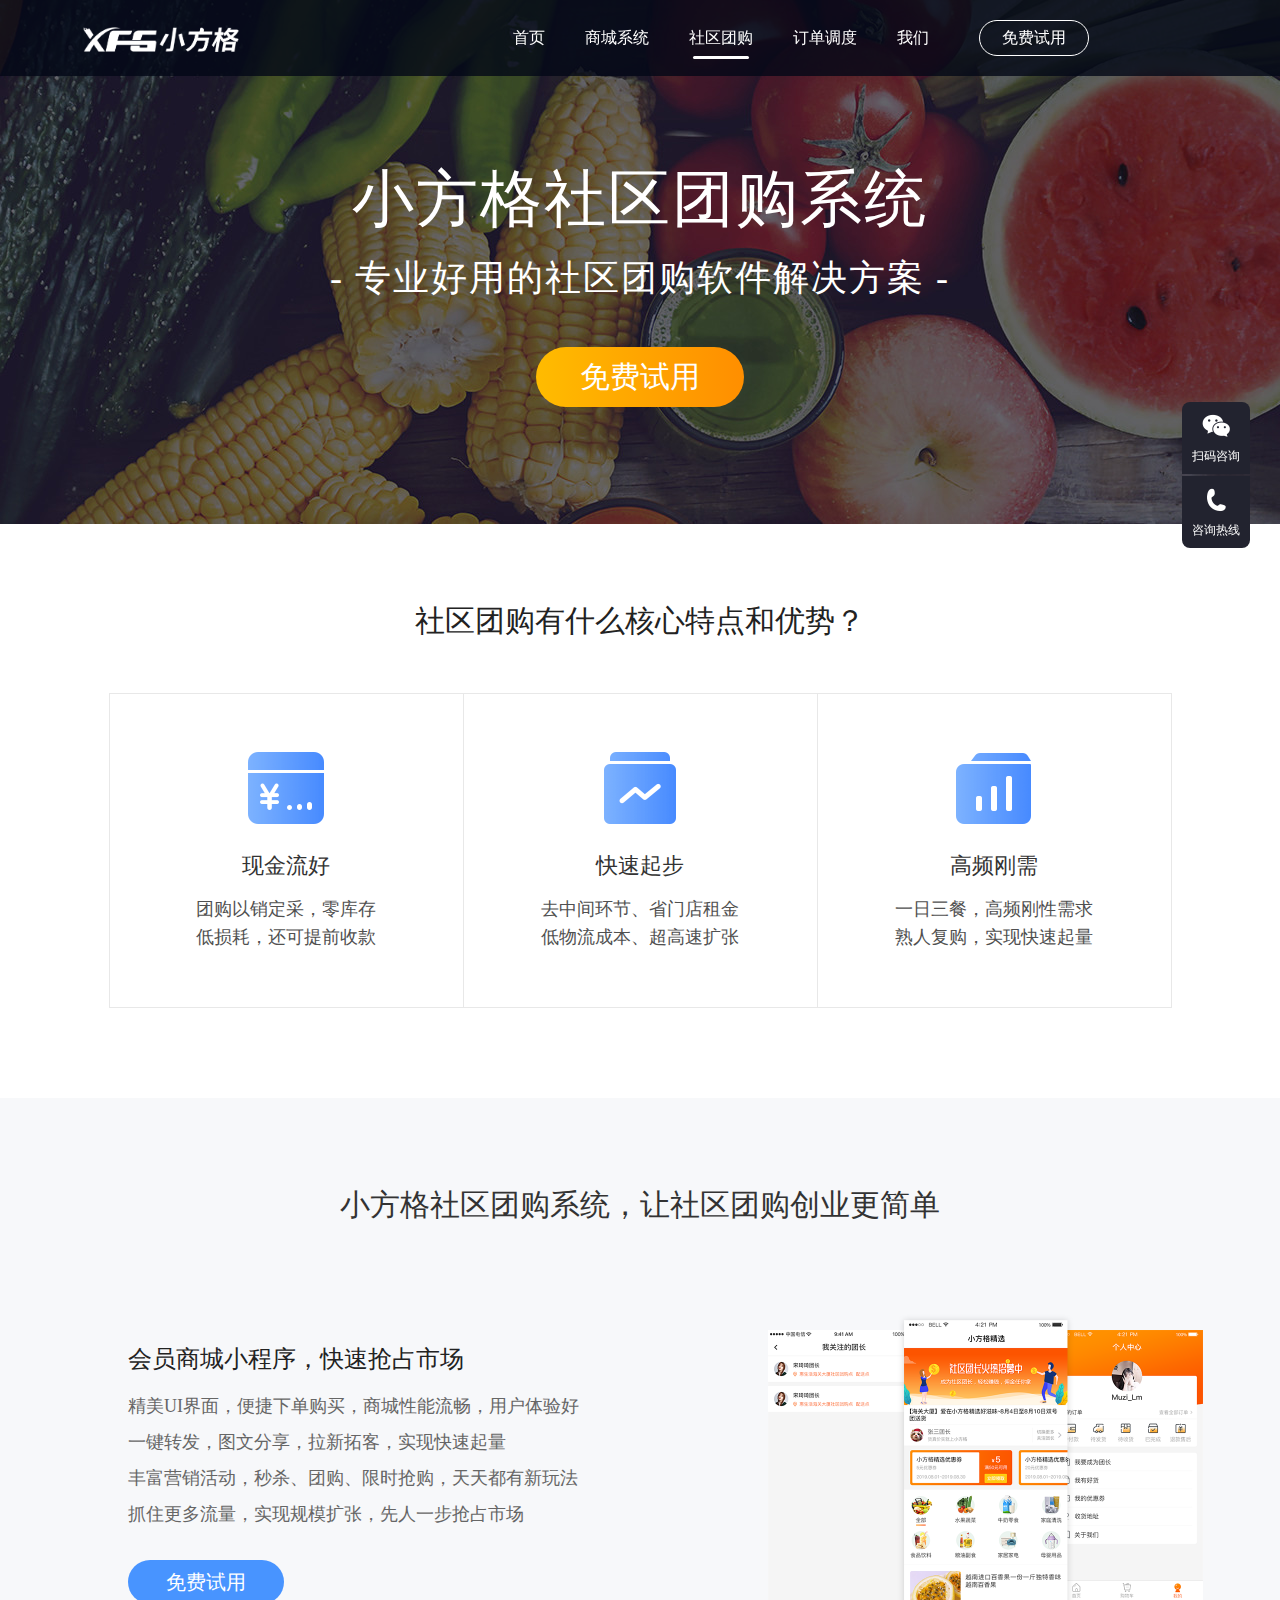
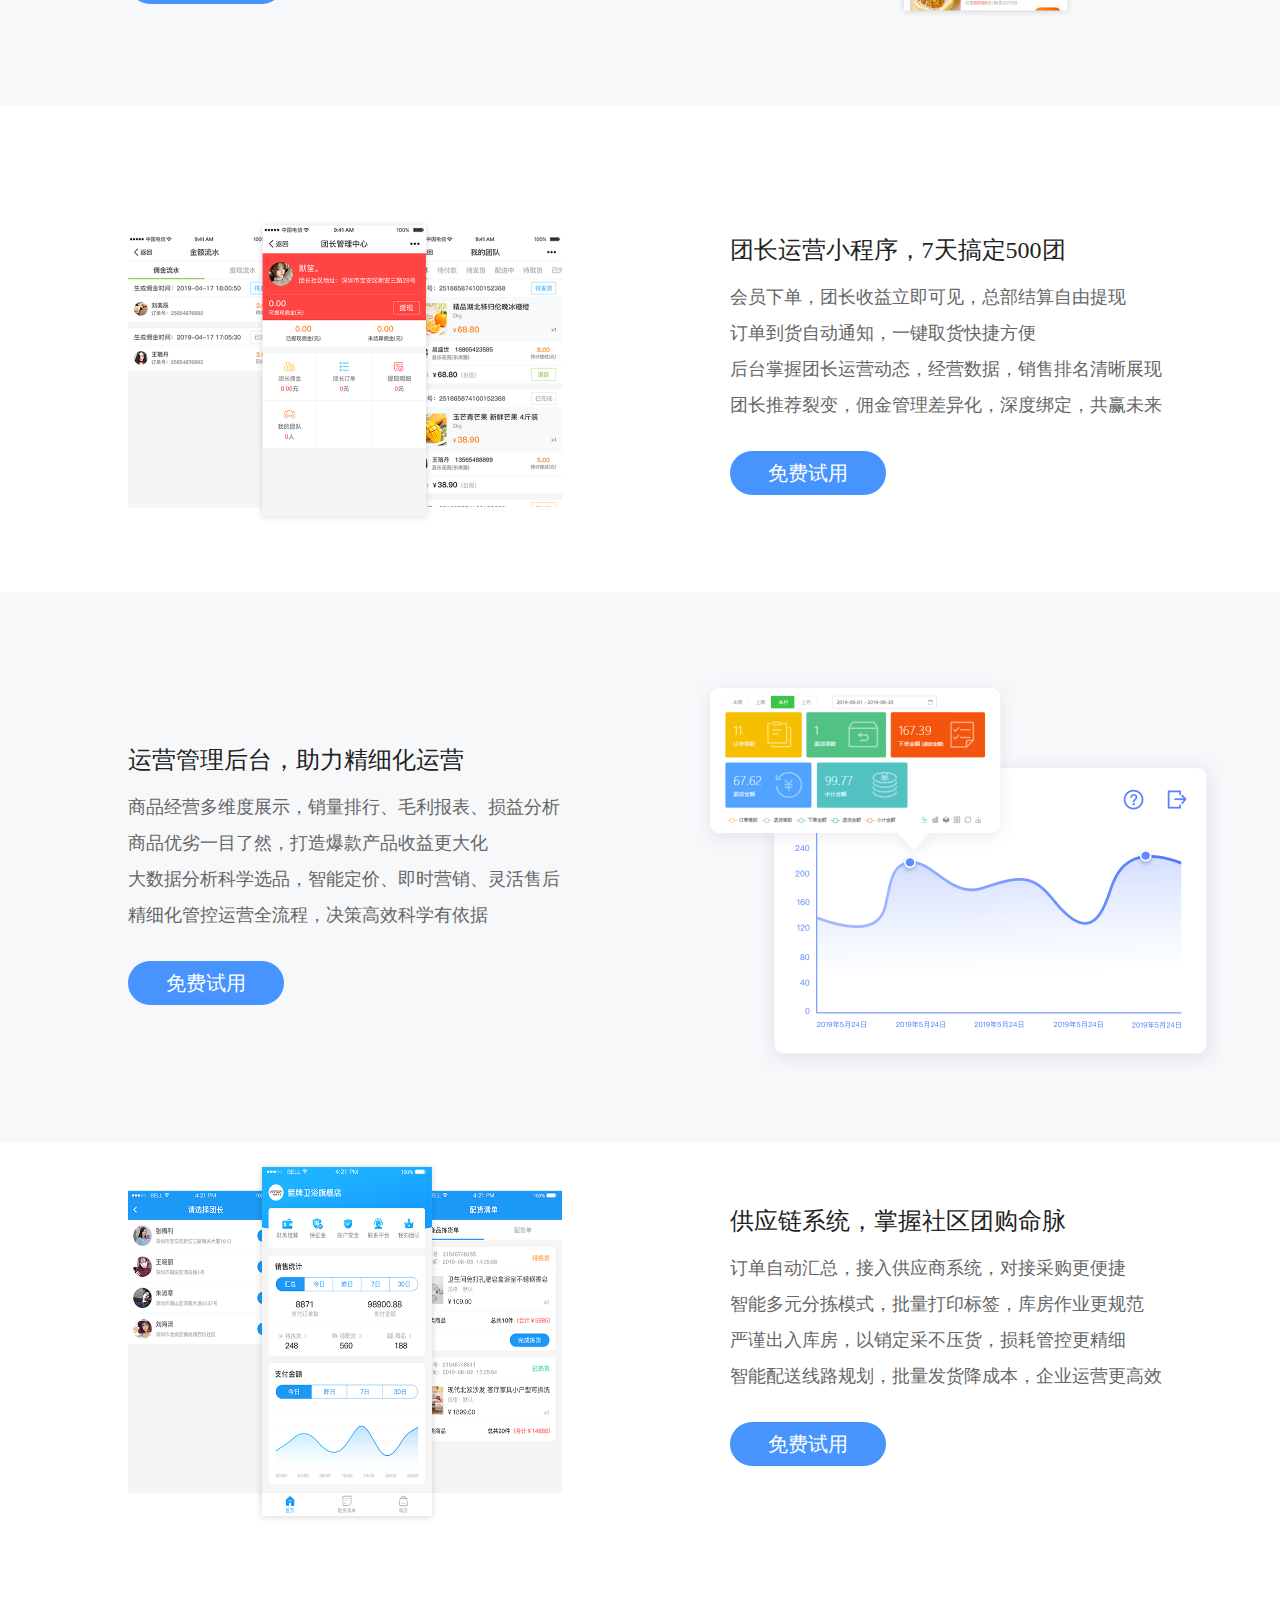
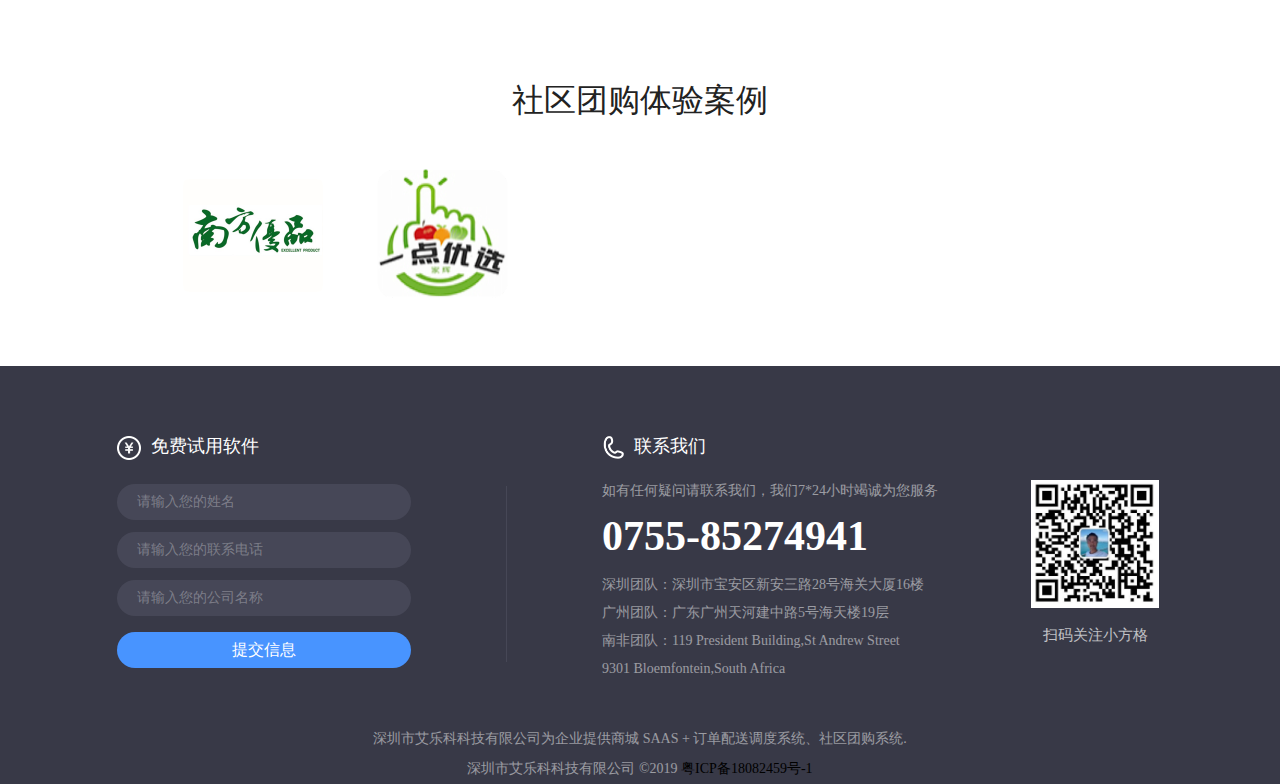
<file: groupbuy.html>
<!DOCTYPE html>
<!-- saved from url=(0027)http://cchtw.com/groupbuy -->
<html lang="en-US"><head><meta http-equiv="Content-Type" content="text/html; charset=UTF-8">

    <meta name="viewport" content="width=device-width, initial-scale=1">
    <meta name="csrf-param" content="_csrf">
    <meta name="csrf-token" content="RWJaZ3NjOVU/FCBeNAl8BRMOaQ4KFUEDCSVpVz0RVBI3UTQdRyhbHQ==">
    <!-- <title>社区团购系统,社区团购小程序,社区团购软件,拼团软件</title> -->
    <title>社区团购系统软件,社交电商小程序,拼团软件-小方格</title>
    <meta name="applicable-device" content="pc">
    <meta http-equiv="Cache-Control" content="no-transform">
    <meta http-equiv="Cache-Control" content="no-siteapp">
    <link rel="alternate" media="only screen and (max-width: 640px)" href="http://m.cchtw.com/groupbuy">
    <meta name="mobile-agent" content="format=html5;url=//m.cchtw.com/groupbuy">
    <meta name="description" content="小方格社区团购系统，提供完整社区团购解决方案，国内专业做社区团购系统_免费试用">
    <meta name="keywords" content="社区团购,社区拼团,社区团购系统,社区团购软件,兴盛优选,微信团购,微信拼团,微信如何团购,微信拼团怎么做">
    <link href="./css/animate.min.css" rel="stylesheet">
    <link rel="stylesheet" href="./css/common.css">
    <link rel="stylesheet" href="./css/style.css">
    <script charset="utf-8" src="./js/lxb.js"></script>
    <script type="text/javascript" async="" src="./js/vds.js"></script>
    <script src="./js/hm.js"></script>
    <script src="./js/jquery-1.8.3.min.js"></script>
    <link rel="icon" href="./img/short_logo.png" type="image/x-icon"/>

    <link href="./css/bootstrap.css" rel="stylesheet">
    <link href="./css/main.min.css" rel="stylesheet">
    <link href="./css/index.min.css" rel="stylesheet">
    <link href="./css/font-awesome.min.css" rel="stylesheet">
    <script>
        //获取浏览器版本
        var userAgent = navigator.userAgent; //取得浏览器的userAgent字符串
        var isOpera = userAgent.indexOf("Opera") > -1; //判断是否Opera浏览器
        var isIE = userAgent.indexOf("compatible") > -1 && userAgent.indexOf("MSIE") > -1 && !isOpera; //判断是否IE浏览器
        var IEbb = true;
        if (isIE) {
            var reIE = new RegExp("MSIE (\\d+\\.\\d+);");
            reIE.test(userAgent);
            var fIEVersion = parseFloat(RegExp["$1"]);
            if(fIEVersion < 9) {
                IEbb = false;
            }
        }
    </script>

</head>
<body>
<div class="header">
    <div>
        <a class="header__logo" href="./index.html"><img src="./img/logo.png" alt="小方格" width="156" height="25"></a>
        <div class="header__menu">
            <ul>
                <div class="gl" style="overflow: hidden; left: 454px; width: 56px;"></div>
                <li data-target="" class="active"><a href="./index.html">首页</a></li>
                <li data-target="shicai"><a href="./eshop.html">商城系统</a></li>
                <li data-target="groupbuy"><a href="./groupbuy.html">社区团购</a></li>
                <li data-target="processing"><a href="./dispatch.html">订单调度</a></li>
<!--                <li data-target="movee"><a href="./vipsystem.html">会员系统</a></li>-->
<!--                <li data-target="shengxian"><a href="./miniweb.html">微网站</a></li>-->
<!--                <li data-target="agency"><a href="./agency.html">软件代理</a></li>-->
                <li data-target="about"><a href="./contact.html">我们</a></li>
            </ul>
        </div>
        <div class="header__concat"><a onclick="showForm()" href="javascript:;">免费试用</a></div>
    </div>
</div>

<div id="wrapper">
    <div>
        <div class="groupon">
            <div class="banner">
                <div class="banner__img groupon">
                    <div class="banner__img--text">
                        <h1 class="caption groupon">小方格社区团购系统</h1>
                        <h3 class="subtitle groupon">- 专业好用的社区团购软件解决方案 -</h3>
                        <button class="trial groupon" onclick="showForm()">免费试用</button>
                    </div>
                </div>
            </div>
            <div class="groupon__species">
                <h3 class="groupon__species--label">社区团购有什么核心特点和优势？</h3>
                <ul class="groupon__species--list">
                    <li>
                        <img src="./img/cashFlow_1.png" alt="现金流好" width="82" height="82">
                        <h6>现金流好</h6>
                        <p>团购以销定采，零库存</p>
                        <p>低损耗，还可提前收款</p>
                    </li>
                    <li>
                        <img src="./img/quickStart_1.png" alt="快速起步" width="82" height="82">
                        <h6>快速起步</h6>
                        <p>去中间环节、省门店租金</p>
                        <p>低物流成本、超高速扩张</p>
                    </li>
                    <li>
                        <img src="./img/justNeedTo_1.png" alt="高频刚需" width="82" height="82">
                        <h6>高频刚需</h6>
                        <p>一日三餐，高频刚性需求</p>
                        <p>熟人复购，实现快速起量</p>
                    </li>
                </ul>
            </div>
            <div class="groupon__section">
                <div class="groupon__section--list">
                    <div class="items gray">
                        <div class="wrap__1056">
                            <h3>小方格社区团购系统，让社区团购创业更简单</h3>
                            <div class="desc mall">
                                <h5>会员商城小程序，快速抢占市场</h5>
                                <p>精美UI界面，便捷下单购买，商城性能流畅，用户体验好</p>
                                <p>一键转发，图文分享，拉新拓客，实现快速起量</p>
                                <p>丰富营销活动，秒杀、团购、限时抢购，天天都有新玩法</p>
                                <p>抓住更多流量，实现规模扩张，先人一步抢占市场</p>
                                <div onclick="showForm()">免费试用</div>
                            </div><img src="./img/mall.png" alt="小方格社区团购系统，让社区团购创业更简单" width="435" height="338">
                        </div>
                    </div>
                    <div class="items wrap__1056">
                        <img src="./img/merchants.png" alt="团长运营小程序，7天搞定500团" width="434" height="338">
                        <div class="desc merchants">
                        <h5>团长运营小程序，7天搞定500团</h5>
                        <p>会员下单，团长收益立即可见，总部结算自由提现</p>
                        <p>订单到货自动通知，一键取货快捷方便</p>
                        <p>后台掌握团长运营动态，经营数据，销售排名清晰展现</p>
                        <p>团长推荐裂变，佣金管理差异化，深度绑定，共赢未来</p>
                        <div onclick="showForm()">免费试用</div>
                    </div>
                    </div>
                    <div class="items gray">
                        <div class="wrap__1056">
                            <div class="desc dashboard">
                                <h5>运营管理后台，助力精细化运营</h5>
                                <p>商品经营多维度展示，销量排行、毛利报表、损益分析</p>
                                <p>商品优劣一目了然，打造爆款产品收益更大化</p>
                                <p>大数据分析科学选品，智能定价、即时营销、灵活售后</p>
                                <p>精细化管控运营全流程，决策高效科学有依据</p>
                                <div onclick="showForm()">免费试用</div>
                            </div>
                            <img src="./img/dashboard.png" alt="运营管理后台，助力精细化运营" width="531" height="398">
                        </div>
                    </div>
                    <div class="items ">
                        <div class="wrap__1056">
                            <img src="./img/mall_shangjia.png" alt="团长运营小程序，7天搞定500团" width="434" height="368">
                            <div class="desc merchants">
                                        <h5>供应链系统，掌握社区团购命脉</h5>
                                        <p>订单自动汇总，接入供应商系统，对接采购更便捷</p>
                                        <p>智能多元分拣模式，批量打印标签，库房作业更规范</p>
                                        <p>严谨出入库房，以销定采不压货，损耗管控更精细</p>
                                        <p>智能配送线路规划，批量发货降成本，企业运营更高效</p>
                                        <div onclick="showForm()">免费试用</div>
                            </div>
                    </div>
                </div>
            </div>
            <div class="groupon__case">
                <h3 class="groupon__case--label">社区团购体验案例</h3>
                <ul class="groupon__case--list clearfix">
                    <li class="xcx">
                        <a target="_blank" href="http://shengxian.cchtw.com/shengxian6950.html">
                            <img class="logo" src="./img/groupbuy__nfyp.png" alt="徐闻优品" width="144" height="144">
                            <img class="xcx__qrcode" src="./img/nfyp_xcx.png" alt="徐闻优品" width="180" height="180">
                        </a>
                    </li>
                    <li class="xcx">
                        <a target="_blank" href="http://shengxian.cchtw.com/shengxian6405.html">
                            <img class="logo" src="./img/groupbuy__ydyx.png" alt="小方格精选" width="144" height="144">
                            <img class="xcx__qrcode" src="./img/ydyx_xcx.png" alt="小方格精选" width="180" height="180">
                        </a>
                    </li>

<!--                    <li class="xcx">-->
<!--                        <a target="_blank" href="http://shengxian.cchtw.com/shengxian6640.html">-->
<!--                            <img class="logo" src="./img/groupbuy__mgy.png" alt="芒果悦" width="144" height="144">-->
<!--                            <img class="xcx__qrcode" src="./img/mgy_xcx.png" alt="芒果悦" width="180" height="180">-->
<!--                        </a>-->
<!--                    </li>-->
<!--                    <li class="xcx">-->
<!--                        <a target="_blank" href="http://www.cchtw.com/movee/case_fqt">-->
<!--                            <img class="logo" src="./img/groupbuy__fqt.png" alt="番茄团" width="144" height="144">-->
<!--                            <img class="xcx__qrcode" src="./img/fqt_xcx.png" alt="番茄团" width="180" height="180">-->
<!--                        </a>-->
<!--                    </li>-->
<!--                    <li class="xcx">-->
<!--                        <a target="_blank" href="http://www.cchtw.com/movee/case_mx">-->
<!--                            <img class="logo" src="./img/groupbuy__mx.png" alt="觅选" width="144" height="144">-->
<!--                            <img class="xcx__qrcode" src="./img/mx_xcx.png" alt="觅选" width="180" height="180">-->
<!--                        </a>-->
<!--                    </li>-->
<!--                    <li class="xcx">-->
<!--                        <a>-->
<!--                            <img class="logo" src="./img/groupbuy__hsh.png" alt="荟生活" width="144" height="144">-->
<!--                            <img class="xcx__qrcode" src="./img/hsh_xcx.jpeg" alt="荟生活" width="180" height="180">-->
<!--                        </a>-->
<!--                    </li>-->
<!--                    <li class="xcx">-->
<!--                        <a target="_blank" href="http://www.cchtw.com/movee/case_ydgg">-->
<!--                            <img class="logo" src="./img/groupbuy__ydgg.png" alt="云端的嘎嘎" width="144" height="144">-->
<!--                            <img class="xcx__qrcode" src="./img/ydgg_xcx.png" alt="云端的嘎嘎" width="180" height="180">-->
<!--                        </a>-->
<!--                    </li>-->
<!--                    <li class="xcx">-->
<!--                        <a target="_blank" href="http://www.cchtw.com/movee/case_ygy">-->
<!--                            <img class="logo" src="./img/groupbuy__ygy.png" alt="优果悦团购" width="157" height="145">-->
<!--                            <img class="xcx__qrcode" src="./img/ygy_xcx.png" alt="优果悦团购" width="180" height="180">-->
<!--                        </a>-->
<!--                    </li>-->
<!--                    <li class="xcx">-->
<!--                        <a>-->
<!--                            <img class="logo" src="./img/groupbuy__xcxs.png" alt="乡村鲜生" width="144" height="144">-->
<!--                            <img class="xcx__qrcode" src="./img/xcxs_xcx.png" alt="乡村鲜生" width="180" height="180">-->
<!--                        </a>-->
<!--                    </li>-->
<!--                    <li class="xcx">-->
<!--                        <a>-->
<!--                            <img class="logo" src="./img/groupbuy__hzc.png" alt="海中城" width="144" height="144">-->
<!--                            <img class="xcx__qrcode" src="./img/hzc_xcx.png" alt="海中城" width="180" height="180">-->
<!--                        </a>-->
<!--                    </li>-->
                </ul>
            </div>
        </div>
    </div>


    <!-- 浮动窗口 -->
    <div class="tool">
        <div class="tool__items">
            <img src="./img/weixin.png" alt="扫码咨询" width="28" height="23">
            <p>扫码咨询</p>
            <div class="tool__items--modal qrcode">
                <img src="./img/qrcode_3.jpg" align="扫码添加客服" width="136" height="136">
                <p>扫码添加客服</p>
            </div>
        </div>
        <div class="tool__items">
            <img src="./img/tel.png" alt="咨询热线" width="22" height="24">
            <p>咨询热线</p>
            <div class="tool__items--modal tel">
                <p>售前咨询</p>
                <p>
                    (0755)85274941 </p>
            </div>
        </div>
    </div>
    <!-- 申请试用 -->
    <div class="separator"></div>

        <div class="a-center-middle-2 animated" id="submit-modal">
            <i class="fa fa-times close"></i>
            <form id="submit-form" action="http://cchtw.com/shicai" method="post">
                <input type="hidden" name="_csrf" value="LkdKbjRORW1UMTBXcyQAPXgreQdNOD07YgB5Xno8KCpcdCQUAAUnJQ==">
                <p id="submit-title">请点击右下角联系我们，第一时间回复您</p>
                <div class="submit">
                    <span id="submit-button">确定</span>
                </div>
            </form>
        </div>

    <div id="modal-wrap"></div>

    <footer id="footFrameBox"><iframe src="./iframe/foot.html" class="footIframe" scrolling="no" frameborder="no" width="100%" height="418px;" style="vertical-align:top;"></iframe></footer>

</div>
</div>

<script>
    //关闭试用窗口
    $('.close').click(function() {
        hideForm();
    });
    $("#bed").click(function() {
        hideForm();
    });
    $("#modal-wrap").click(function() {
        hideForm();
    });

    //申请试用
    $("#try2").click(function(e) {  //联系我们页面申请试用
        showForm();
        e.stopPropagation();
    });

    $("#submit-modal").click(function(e) {
        e.stopPropagation();
    });

    //提交申请试用信息
    $("#submit-button").click(function() {
        hideForm();
    });

    //显示申请试用model
    function showForm() {
        var $modal = $("#submit-modal"),
            $modalWrap = $("#modal-wrap");
        $modal.removeClass("zoomOut");
        $modal.addClass("zoomIn");
        $modal.css("display","block");
        $modalWrap.css('height',$("#wrapper").height()*1+80);
        $modalWrap.show();
    }

    //隐藏申请试用model
    function hideForm() {
        var $modal = $("#submit-modal");
        $modal.removeClass("zoomIn");
        $modal.addClass("zoomOut");
        $("#modal-wrap").hide();
        $modal.css("display","none");

        $("#username").val("");
        $("#phone").val("");
        $("#company-name").val("");

        $("#username").removeClass('err-bor');
        $("#username").siblings('.err-info').removeClass('active-err');
        $("#username").siblings('.err-info').data('isErr', '0');

        $("#phone").removeClass('err-bor');
        $("#phone").siblings('.err-info').removeClass('active-err');
        $("#phone").siblings('.err-info').data('isErr', '0');

        $("#company-name").removeClass('err-bor');
        $("#company-name").siblings('.err-info').removeClass('active-err');
        $("#company-name").siblings('.err-info').data('isErr', '0');

        $projectType = $("#product-type");
        if ($projectType) {
            $projectType.remove();
        }
    }

    $(".menu-parent").mouseover(function() {
        toggleSubmenu($(this).next('.sub-menu-wrap'));
    });

    $(".menu-parent").mouseleave(function() {
        toggleSubmenu($(this).next('.sub-menu-wrap'), 'hide');
    });

    $(".sub-menu-wrap").mouseover(function() {
        toggleSubmenu($(this));
    });

    $(".sub-menu-wrap").mouseleave(function() {
        toggleSubmenu($(this), 'hide');
    });


    function toggleSubmenu($menuWrapObj, showType) {
        if(showType == 'hide') {
            $menuWrapObj.height(0);
        }
        else {
            $menuWrapObj.height($menuWrapObj.find('.sub-menu').height());
        }
    }

    $(function(){
        var open_float_list = $('.open_float_list');
        $("#wrapper,.Jhover").mouseover(function(){
            open_float_list.removeClass('li_active');
        });
    })

    //申请试用手机号码验证
    $('#phone').on('input', function() {
        var val = this.value;
        var regex = /^1\d{10}$/;

        if($(this).siblings('.err-info').data('isErr') != 1) {
            return;
        }

        if(regex.test(val)) {
            $(this).removeClass('err-bor');
            $(this).siblings('.err-info').removeClass('active-err');
        } else {
            $(this).addClass('err-bor');
            $(this).siblings('.err-info').addClass('active-err');
        }

    });

    $('#phone').blur(function() {
        var val = this.value;
        var regex = /^1\d{10}$/;

        if(!regex.test(val)) {
            $(this).addClass('err-bor');
            $(this).siblings('.err-info').addClass('active-err');
            $(this).siblings('.err-info').data('isErr', '1');
        }

    });

    $('#username').blur(function() {
        var val = this.value;
        if(!val) {
            $(this).addClass('err-bor');
            $(this).siblings('.err-info').addClass('active-err');
            $(this).siblings('.err-info').data('isErr', '1');
        }
    });

    $('#username').on('input', function() {
        var val = this.value;

        if($(this).siblings('.err-info').data('isErr') != 1) {
            return;
        }

        if(val) {
            $(this).removeClass('err-bor');
            $(this).siblings('.err-info').removeClass('active-err');
        } else {
            $(this).addClass('err-bor');
            $(this).siblings('.err-info').addClass('active-err');
        }
    });

    $('#company-name').on('input', function() {
        var val = this.value;

        if($(this).siblings('.err-info').data('isErr') != 1) {
            return;
        }

        if(val) {
            $(this).removeClass('err-bor');
            $(this).siblings('.err-info').removeClass('active-err');
        } else {
            $(this).addClass('err-bor');
            $(this).siblings('.err-info').addClass('active-err');
        }
    });

    $('#company-name').on('blur', function() {
        var val = this.value;

        if(!val) {
            $(this).addClass('err-bor');
            $(this).siblings('.err-info').addClass('active-err');
            $(this).siblings('.err-info').data('isErr', '1');
        }
    });

</script>
<script>

</script>

<script type="text/javascript">
    /*
    * add by onewan 取得百度推广的参数，并设置cookie
    *
    * */
    var objCookie ={}; //cookie 对象
    /*
    * @author w3cschool
    * @date 2017-06-27
    * @desc 获得cookie值
    * @param string c_name:key 值
    * @return  get sucuess return value ,get false return ""
    * */
    objCookie.getCookie = function (c_name)
    {
        if (document.cookie.length>0)
        {
            c_start=document.cookie.indexOf(c_name + "=");
            if (c_start!=-1)
            {
                c_start=c_start + c_name.length+1;
                c_end=document.cookie.indexOf(";",c_start);
                if (c_end == -1)
                    c_end=document.cookie.length;
                return decodeURIComponent(document.cookie.substring(c_start,c_end));
            }
        }
        return "";
    }
    /*
    * @author w3cshool
    * @date 2017-06-27
    * @desc 设置cookie值
    * @param string c_name:key值 string value : value值  expriedays: int 过期天数
    * */

    objCookie.setCookie = function(c_name,value,expiredays)
    {
        var exdate=new Date();
        exdate.setDate(exdate.getDate()+expiredays);
        document.cookie=c_name+ "=" +decodeURIComponent(value)+
            ((expiredays==null) ? "" : ";expires="+exdate.toGMTString());
    }

    /*
     * 获得url参数
     * @author add by onewan
     * @date 2016-09-21
     * @param url key值
     * @return 成功返回 value值，失败返回null
     * */

    //获得url参数函数
    objCookie.getUrlParam = function(name)
    {
        //构造一个含有目标参数的正则表达式对象
        var reg = new RegExp("(^|&)"+ name +"=([^&]*)(&|$)");
        //匹配目标参数
        var r = window.location.search.substr(1).match(reg);
        //返回参数值
        if ( r!=null )
            return decodeURIComponent(r[2]);
        return null;
    }

    $(document).ready(function() {
        var e_keywordid = objCookie.getUrlParam('e_keywordid');

        /*
        * 当未有值时
        * */
        if( null != e_keywordid )
        {
            objCookie.setCookie( 'from_baidu_url', window.location.href );

        }

    });
</script>

<!-- 网站分析 -->
<script type="text/javascript">
    var _vds = _vds || [];
    window._vds = _vds;
    (function(){
        _vds.push(['setAccountId', 'b24ee436eec344e5']);
        (function() {
            var vds = document.createElement('script');
            vds.type='text/javascript';
            vds.async = true;
            vds.src = ('https:' == document.location.protocol ? 'https://' : 'http://') + 'dn-growing.qbox.me/vds.js';
            var s = document.getElementsByTagName('script')[0];
            s.parentNode.insertBefore(vds, s);
        })();
    })();
</script>

    <script type='text/javascript'>
        (function(m, ei, q, i, a, j, s) {
            m[i] = m[i] || function() {
                (m[i].a = m[i].a || []).push(arguments)
            };
            j = ei.createElement(q),
                s = ei.getElementsByTagName(q)[0];
            j.async = true;
            j.charset = 'UTF-8';
            j.src = 'https://static.meiqia.com/dist/meiqia.js?_=t';
            s.parentNode.insertBefore(j, s);
        })(window, document, 'script', '_MEIQIA');
        _MEIQIA('entId', 163327);
    </script>

<!-- edit by chen -->
<script type="text/javascript">
    $(function() {
        // 导航条逐渐变色和高度
        $(window).scroll(function () {
            if ($(window).scrollTop()) {
                $('.header').addClass('active')
            }
            else {
                $('.header').removeClass('active')
            }
        })

        // 导航栏内容快跟随鼠标滚动

        var path = location.pathname.split('/')[1];
        $(".header__menu li").removeClass('active');
        $(".header__menu li[data-target='"+path+"']").addClass('active');

        function handleInitMenu(speed) {
            $(".gl").stop();
            var target = $(".header__menu .active")
            var hover_awidth = target.innerWidth();
            var hover_aleft = target.position().left;

            $(".gl").animate({
                left: hover_aleft + 24 + "px",
                width: hover_awidth - 48 + "px"
            }, speed);
        }

        handleInitMenu(0);

        $(".header__menu li").each(function() {
            var hover_a = $(this);
            var hover_awidth = $(this).innerWidth();
            var hover_aleft = hover_a.position().left;
            // $(this).find('a').addClass('active')
            // 滑进
            $(this).mouseover(function() {
                $(".gl").stop();
                hover_awidth = $(this).innerWidth();
                $(".gl").animate({
                    left: hover_aleft + 24 + "px",
                    width: hover_awidth - 48 + "px"
                }, 350);
            })
            // 滑出
            $(this).mouseout(function() {
                handleInitMenu(350);
            })
        })

        //footer iframe
        var iHtml = '<iframe src="/iframe/foot.html" class="footIframe" scrolling="no" frameborder=no width="100%" height="418px;" style="vertical-align:top;"></iframe>';

        //点击回到顶部
        // $('.backTop').click(function() {
        //     $('html, body').animate({ scrollTop: 0 }, 'fast');
        // });

        //添加foot
        $('#footFrameBox').html(iHtml);

        $('#logo').click(function() {
            location.href = '/';
            sessionStorage.removeItem('_target');
        });
    });
</script>

<script src="./js/yii.js"></script>
<script src="./js/yii.activeForm.js"></script>
<script type="text/javascript">    $(document).ready(function() {
});
</script>
<script type="text/javascript">jQuery(document).ready(function () {
    jQuery('#submit-form').yiiActiveForm([], []);
});
</script>

</body></html>
</file>
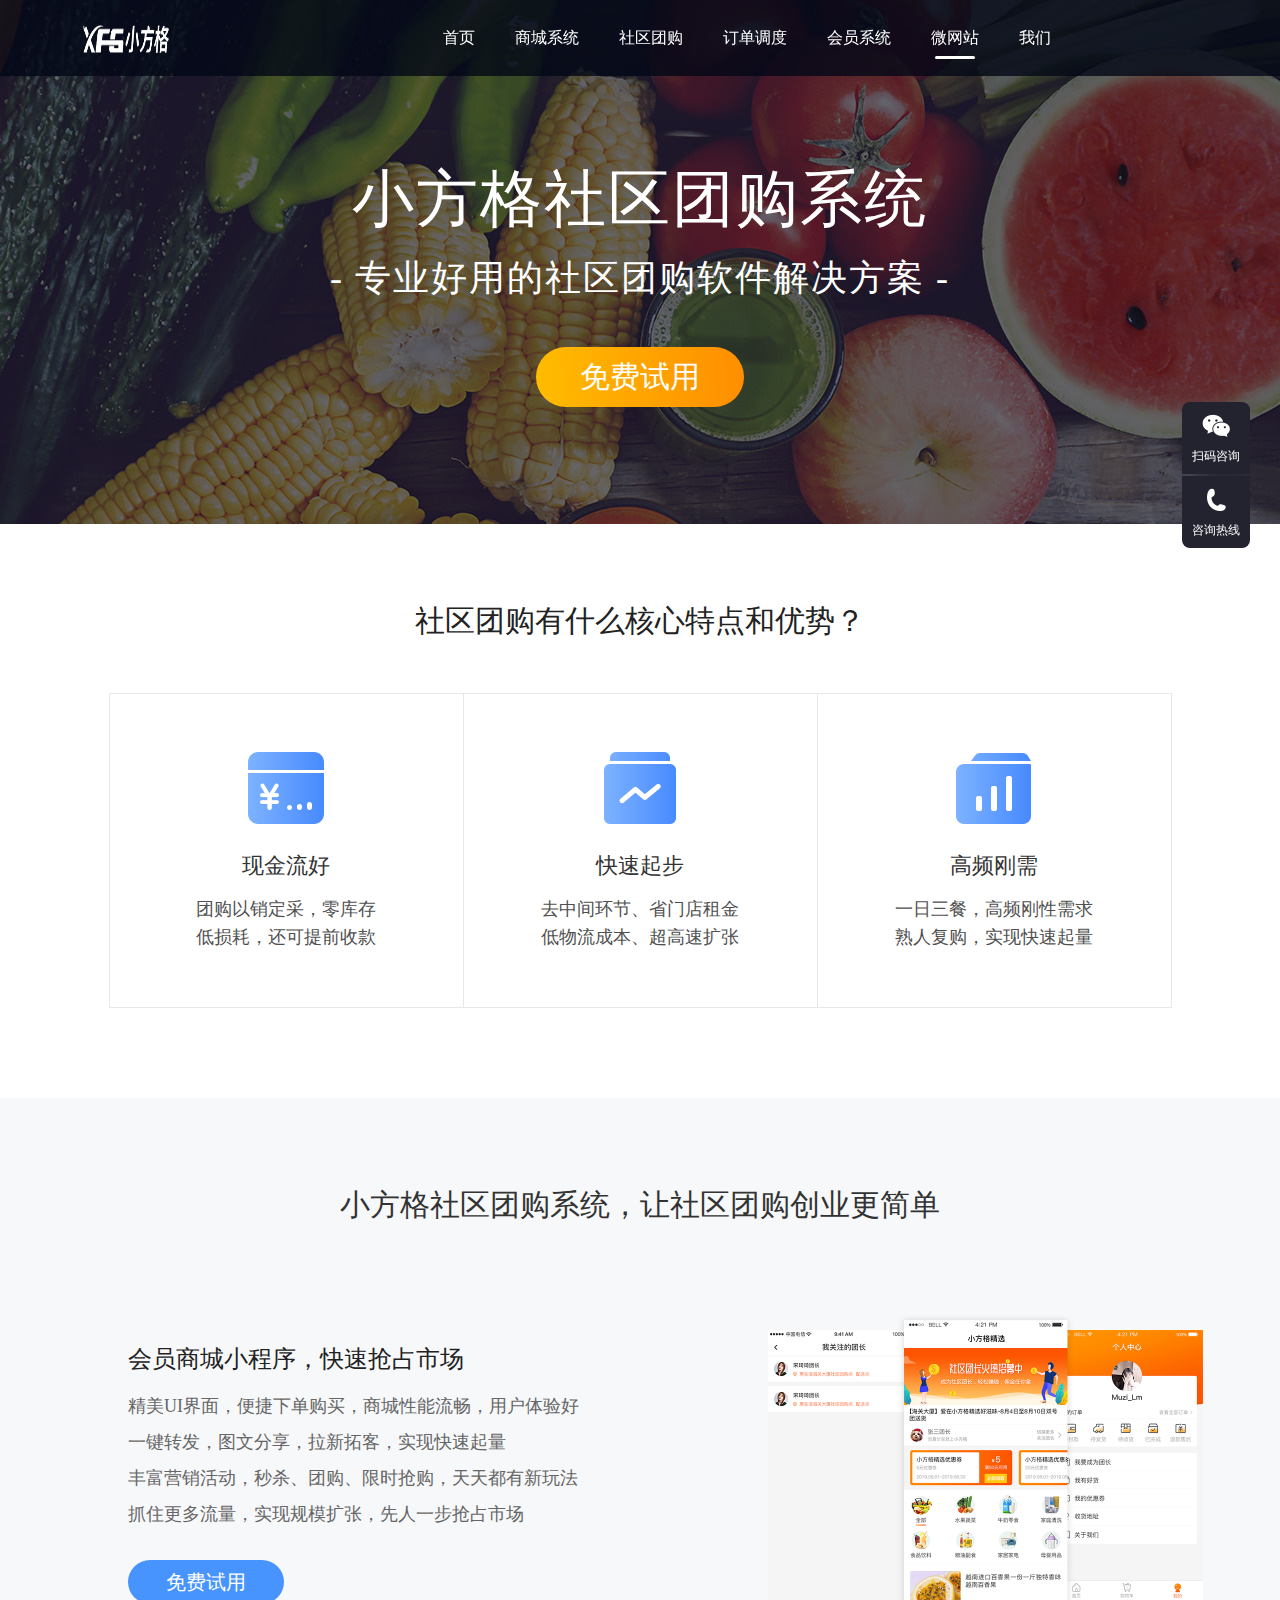
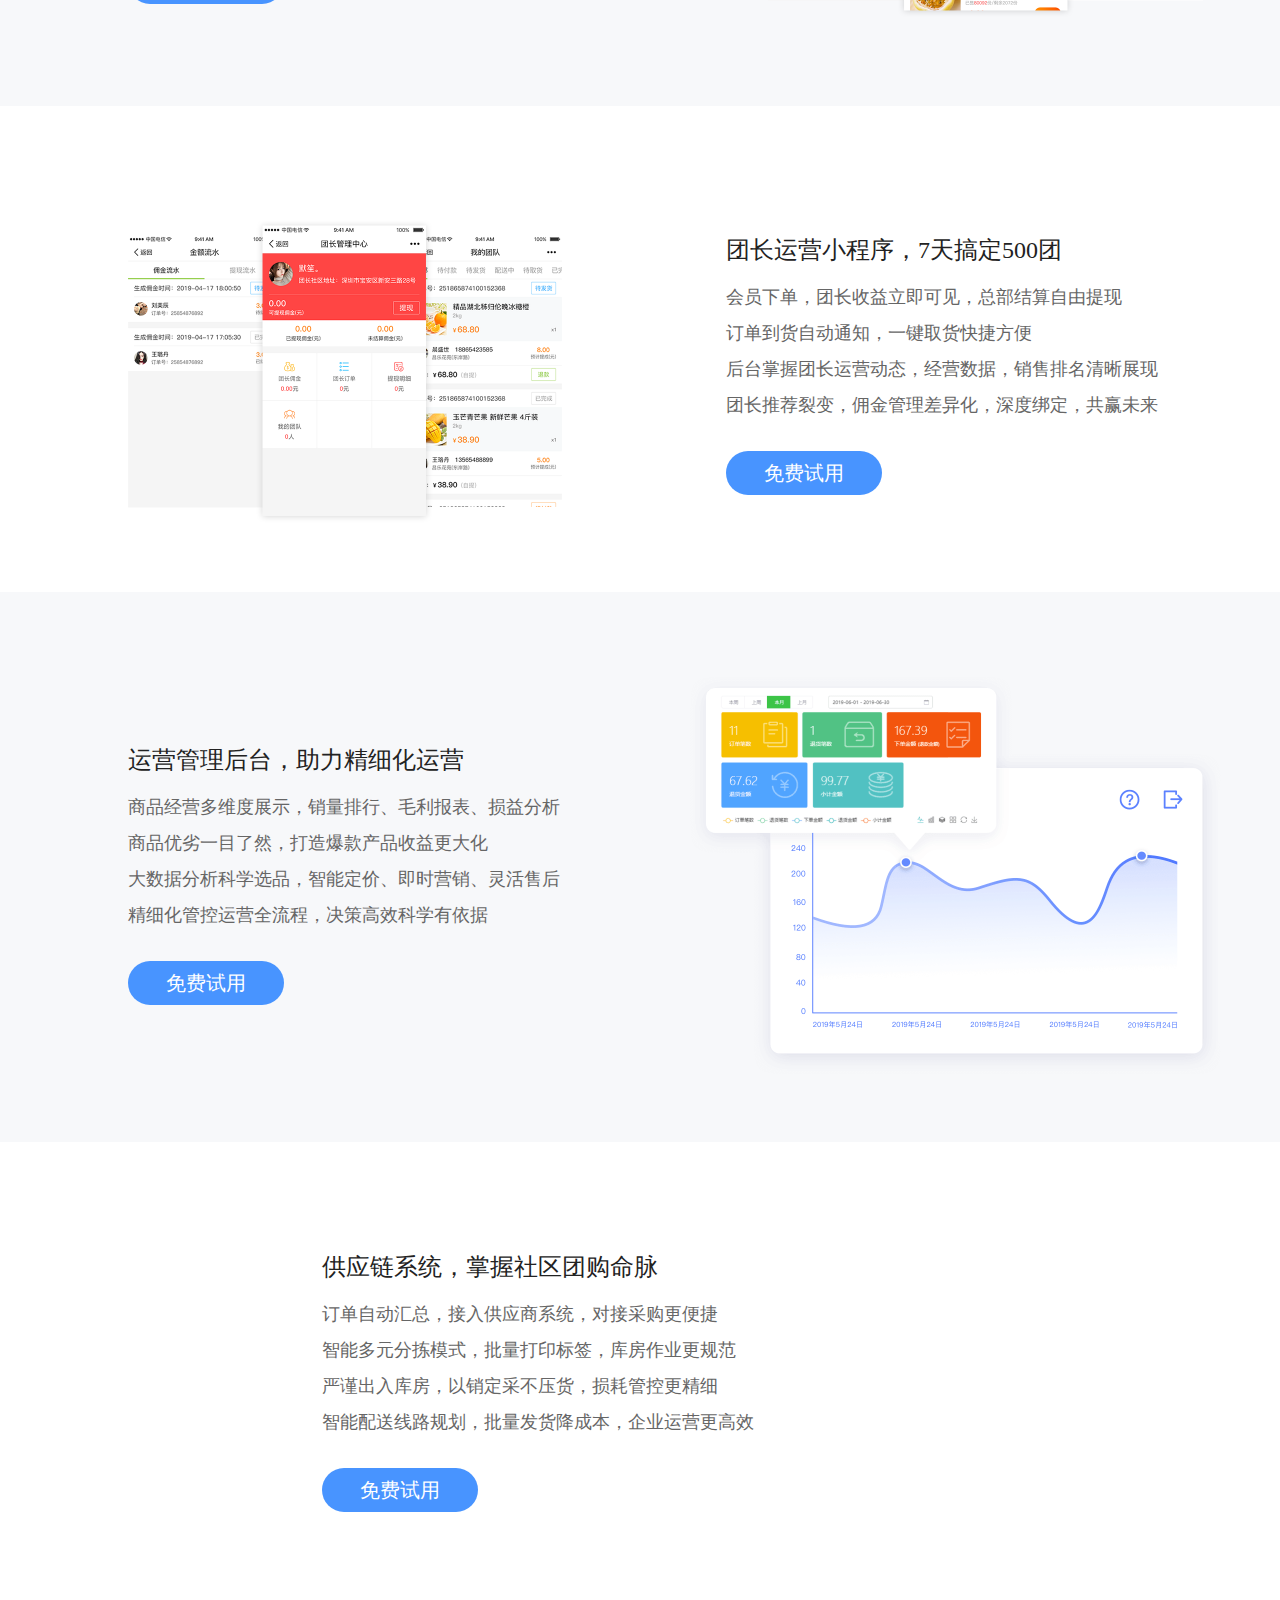
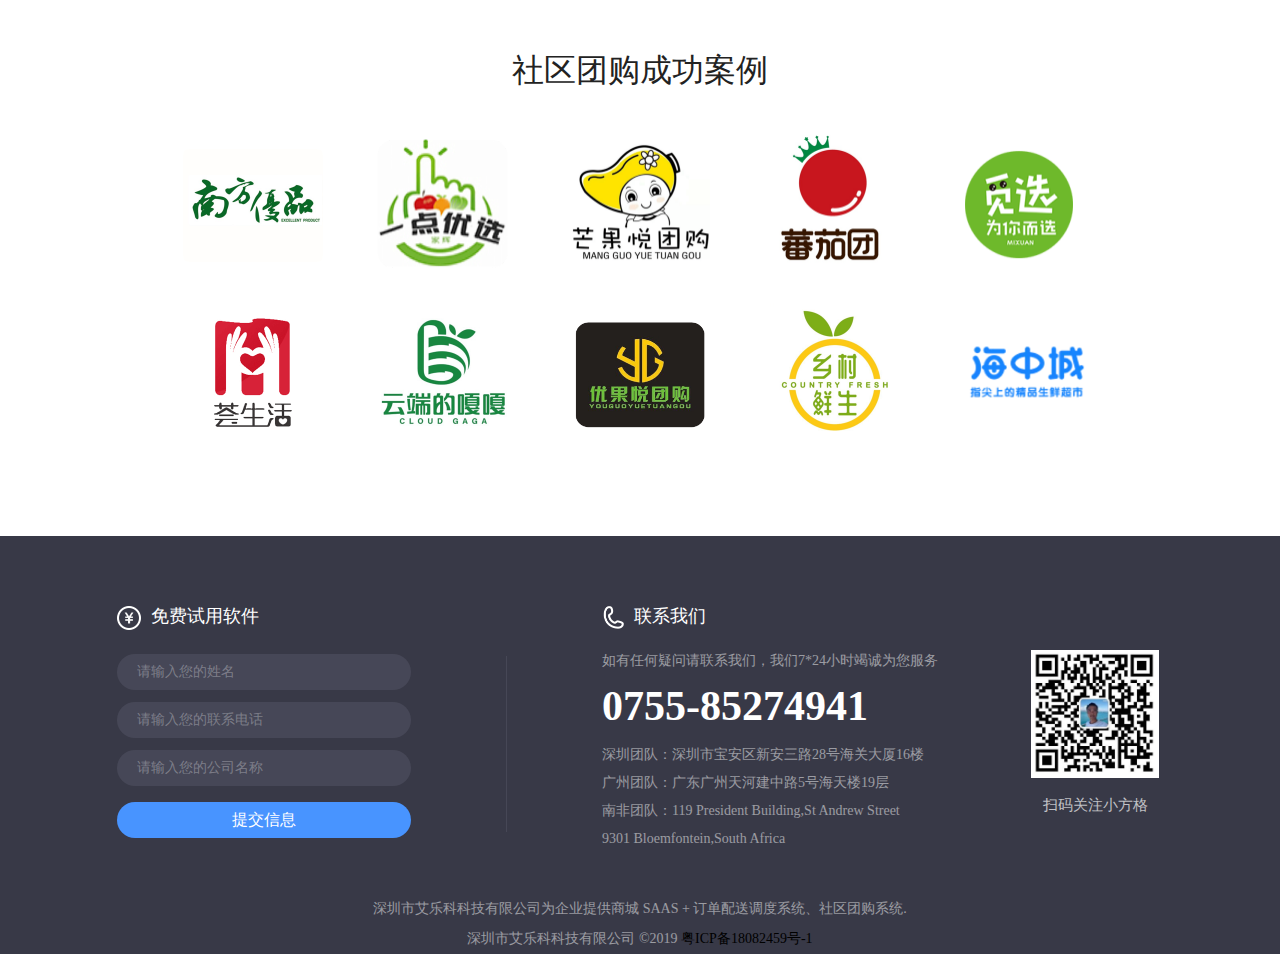
<file: miniweb.html>
<!DOCTYPE html>
<!-- saved from url=(0027)http://cchtw.com/groupbuy -->
<html lang="en-US"><head><meta http-equiv="Content-Type" content="text/html; charset=UTF-8">

    <meta name="viewport" content="width=device-width, initial-scale=1">
    <meta name="csrf-param" content="_csrf">
    <meta name="csrf-token" content="RWJaZ3NjOVU/FCBeNAl8BRMOaQ4KFUEDCSVpVz0RVBI3UTQdRyhbHQ==">
    <!-- <title>社区团购系统,社区团购小程序,社区团购软件,拼团软件</title> -->
    <title>社区团购系统软件,社交电商小程序,拼团软件-小方格</title>
    <meta name="applicable-device" content="pc">
    <meta http-equiv="Cache-Control" content="no-transform">
    <meta http-equiv="Cache-Control" content="no-siteapp">
    <link rel="alternate" media="only screen and (max-width: 640px)" href="http://m.cchtw.com/groupbuy">
    <meta name="mobile-agent" content="format=html5;url=//m.cchtw.com/groupbuy">
    <meta name="description" content="小方格社区团购系统，提供完整社区团购解决方案，国内专业做社区团购系统_免费试用">
    <meta name="keywords" content="社区团购,社区拼团,社区团购系统,社区团购软件,兴盛优选,微信团购,微信拼团,微信如何团购,微信拼团怎么做">
    <link href="./css/animate.min.css" rel="stylesheet">
    <link rel="icon" href="./img/short_logo.png" type="image/x-icon"/>
    <link rel="stylesheet" href="./css/common.css">
    <link rel="stylesheet" href="./css/style.css">
    <script charset="utf-8" src="./js/lxb.js"></script>
    <script type="text/javascript" async="" src="./js/vds.js"></script>
    <script src="./js/hm.js"></script>
    <script src="./js/jquery-1.8.3.min.js"></script>

    <link href="./css/bootstrap.css" rel="stylesheet">
    <link href="./css/main.min.css" rel="stylesheet">
    <link href="./css/index.min.css" rel="stylesheet">
    <link href="./css/font-awesome.min.css" rel="stylesheet">
    <script>
        //获取浏览器版本
        var userAgent = navigator.userAgent; //取得浏览器的userAgent字符串
        var isOpera = userAgent.indexOf("Opera") > -1; //判断是否Opera浏览器
        var isIE = userAgent.indexOf("compatible") > -1 && userAgent.indexOf("MSIE") > -1 && !isOpera; //判断是否IE浏览器
        var IEbb = true;
        if (isIE) {
            var reIE = new RegExp("MSIE (\\d+\\.\\d+);");
            reIE.test(userAgent);
            var fIEVersion = parseFloat(RegExp["$1"]);
            if(fIEVersion < 9) {
                IEbb = false;
            }
        }
    </script>

</head>
<body>
<div class="header" active>
    <div>
        <a class="header__logo" href="http://cchtw.com/"><img src="./img/logo.png" alt="小方格" width="86" height="28"></a>
        <div class="header__menu">
            <ul>
                <div class="gl" style="overflow: hidden; left: 766px; width: 40px;"></div>
                <li data-target="" class="active"><a href="./index.html">首页</a></li>
                <li data-target="shicai"><a href="./eshop.html">商城系统</a></li>
                <li data-target="groupbuy"><a href="./groupbuy.html">社区团购</a></li>
                <li data-target="processing"><a href="./dispatch.html">订单调度</a></li>
                <li data-target="movee"><a href="./vipsystem.html">会员系统</a></li>
                <li data-target="shengxian"><a href="./miniweb.html">微网站</a></li>
<!--                <li data-target="agency"><a href="./agency.html">软件代理</a></li>-->
                <li data-target="about"><a href="./contact.html">我们</a></li>
            </ul>
        </div>
        <div class="header__concat"><a onclick="showForm()" href="javascript:;">免费试用</a></div>
    </div>
</div>

<div id="wrapper">
    <div>
        <div class="groupon">
            <div class="banner">
                <div class="banner__img groupon">
                    <div class="banner__img--text">
                        <h1 class="caption groupon">小方格社区团购系统</h1>
                        <h3 class="subtitle groupon">- 专业好用的社区团购软件解决方案 -</h3>
                        <button class="trial groupon" onclick="showForm()">免费试用</button>
                    </div>
                </div>
            </div>
            <div class="groupon__species">
                <h3 class="groupon__species--label">社区团购有什么核心特点和优势？</h3>
                <ul class="groupon__species--list">
                    <li>
                        <img src="./img/cashFlow_1.png" alt="现金流好" width="82" height="82">
                        <h6>现金流好</h6>
                        <p>团购以销定采，零库存</p>
                        <p>低损耗，还可提前收款</p>
                    </li>
                    <li>
                        <img src="./img/quickStart_1.png" alt="快速起步" width="82" height="82">
                        <h6>快速起步</h6>
                        <p>去中间环节、省门店租金</p>
                        <p>低物流成本、超高速扩张</p>
                    </li>
                    <li>
                        <img src="./img/justNeedTo_1.png" alt="高频刚需" width="82" height="82">
                        <h6>高频刚需</h6>
                        <p>一日三餐，高频刚性需求</p>
                        <p>熟人复购，实现快速起量</p>
                    </li>
                </ul>
            </div>
            <div class="groupon__section">
                <div class="groupon__section--list">
                    <div class="items gray">
                        <div class="wrap__1056">
                            <h3>小方格社区团购系统，让社区团购创业更简单</h3>
                            <div class="desc mall">
                                <h5>会员商城小程序，快速抢占市场</h5>
                                <p>精美UI界面，便捷下单购买，商城性能流畅，用户体验好</p>
                                <p>一键转发，图文分享，拉新拓客，实现快速起量</p>
                                <p>丰富营销活动，秒杀、团购、限时抢购，天天都有新玩法</p>
                                <p>抓住更多流量，实现规模扩张，先人一步抢占市场</p>
                                <div onclick="showForm()">免费试用</div>
                            </div><img src="./img/mall.png" alt="小方格社区团购系统，让社区团购创业更简单" width="435" height="338">
                        </div>
                    </div>
                    <div class="items wrap__1056">
                        <img src="./img/merchants.png" alt="团长运营小程序，7天搞定500团" width="434" height="338"><div class="desc merchants">
                        <h5>团长运营小程序，7天搞定500团</h5>
                        <p>会员下单，团长收益立即可见，总部结算自由提现</p>
                        <p>订单到货自动通知，一键取货快捷方便</p>
                        <p>后台掌握团长运营动态，经营数据，销售排名清晰展现</p>
                        <p>团长推荐裂变，佣金管理差异化，深度绑定，共赢未来</p>
                        <div onclick="showForm()">免费试用</div>
                    </div>
                    </div>
                    <div class="items gray">
                        <div class="wrap__1056">
                            <div class="desc dashboard">
                                <h5>运营管理后台，助力精细化运营</h5>
                                <p>商品经营多维度展示，销量排行、毛利报表、损益分析</p>
                                <p>商品优劣一目了然，打造爆款产品收益更大化</p>
                                <p>大数据分析科学选品，智能定价、即时营销、灵活售后</p>
                                <p>精细化管控运营全流程，决策高效科学有依据</p>
                                <div onclick="showForm()">免费试用</div>
                            </div><img src="./img/dashboard.png" alt="运营管理后台，助力精细化运营" width="531" height="398">
                        </div>
                    </div>
                    <div class="items ">
                        <div class="wrap__1056">
                            <div class="desc sys">
                                <h5>供应链系统，掌握社区团购命脉</h5>
                                <p>订单自动汇总，接入供应商系统，对接采购更便捷</p>
                                <p>智能多元分拣模式，批量打印标签，库房作业更规范</p>
                                <p>严谨出入库房，以销定采不压货，损耗管控更精细</p>
                                <p>智能配送线路规划，批量发货降成本，企业运营更高效</p>
                                <div onclick="showForm()">免费试用</div>
                            </div>
                        </div>
                    </div>
                </div>
            </div>
            <div class="groupon__case">
                <h3 class="groupon__case--label">社区团购成功案例</h3>
                <ul class="groupon__case--list clearfix">
                    <li class="xcx">
                        <a target="_blank" href="http://shengxian.cchtw.com/shengxian6950.html">
                            <img class="logo" src="./img/groupbuy__nfyp.png" alt="南方优品" width="144" height="144">
                            <img class="xcx__qrcode" src="./img/nfyp_xcx.png" alt="南方优品" width="180" height="180">
                        </a>
                    </li>
                    <li class="xcx">
                        <a target="_blank" href="http://shengxian.cchtw.com/shengxian6405.html">
                            <img class="logo" src="./img/groupbuy__ydyx.png" alt="一点优选" width="144" height="144">
                            <img class="xcx__qrcode" src="./img/ydyx_xcx.png" alt="一点优选" width="180" height="180">
                        </a>
                    </li>
                    <li class="xcx">
                        <a target="_blank" href="http://shengxian.cchtw.com/shengxian6640.html">
                            <img class="logo" src="./img/groupbuy__mgy.png" alt="芒果悦" width="144" height="144">
                            <img class="xcx__qrcode" src="./img/mgy_xcx.png" alt="芒果悦" width="180" height="180">
                        </a>
                    </li>
                    <li class="xcx">
                        <a target="_blank" href="http://www.cchtw.com/movee/case_fqt">
                            <img class="logo" src="./img/groupbuy__fqt.png" alt="番茄团" width="144" height="144">
                            <img class="xcx__qrcode" src="./img/fqt_xcx.png" alt="番茄团" width="180" height="180">
                        </a>
                    </li>
                    <li class="xcx">
                        <a target="_blank" href="http://www.cchtw.com/movee/case_mx">
                            <img class="logo" src="./img/groupbuy__mx.png" alt="觅选" width="144" height="144">
                            <img class="xcx__qrcode" src="./img/mx_xcx.png" alt="觅选" width="180" height="180">
                        </a>
                    </li>
                    <li class="xcx">
                        <a>
                            <img class="logo" src="./img/groupbuy__hsh.png" alt="荟生活" width="144" height="144">
                            <img class="xcx__qrcode" src="./img/hsh_xcx.jpeg" alt="荟生活" width="180" height="180">
                        </a>
                    </li>
                    <li class="xcx">
                        <a target="_blank" href="http://www.cchtw.com/movee/case_ydgg">
                            <img class="logo" src="./img/groupbuy__ydgg.png" alt="云端的嘎嘎" width="144" height="144">
                            <img class="xcx__qrcode" src="./img/ydgg_xcx.png" alt="云端的嘎嘎" width="180" height="180">
                        </a>
                    </li>
                    <li class="xcx">
                        <a target="_blank" href="http://www.cchtw.com/movee/case_ygy">
                            <img class="logo" src="./img/groupbuy__ygy.png" alt="优果悦团购" width="157" height="145">
                            <img class="xcx__qrcode" src="./img/ygy_xcx.png" alt="优果悦团购" width="180" height="180">
                        </a>
                    </li>
                    <li class="xcx">
                        <a>
                            <img class="logo" src="./img/groupbuy__xcxs.png" alt="乡村鲜生" width="144" height="144">
                            <img class="xcx__qrcode" src="./img/xcxs_xcx.png" alt="乡村鲜生" width="180" height="180">
                        </a>
                    </li>
                    <li class="xcx">
                        <a>
                            <img class="logo" src="./img/groupbuy__hzc.png" alt="海中城" width="144" height="144">
                            <img class="xcx__qrcode" src="./img/hzc_xcx.png" alt="海中城" width="180" height="180">
                        </a>
                    </li>
                </ul>
            </div>
        </div>
    </div>


    <!-- 浮动窗口 -->
    <div class="tool">
        <div class="tool__items">
            <img src="./img/weixin.png" alt="扫码咨询" width="28" height="23">
            <p>扫码咨询</p>
            <div class="tool__items--modal qrcode">
                <img src="./img/qrcode_3.jpg" align="扫码添加客服" width="136" height="136">
                <p>扫码添加客服</p>
            </div>
        </div>
        <div class="tool__items">
            <img src="./img/tel.png" alt="咨询热线" width="22" height="24">
            <p>咨询热线</p>
            <div class="tool__items--modal tel">
                <p>售前咨询</p>
                <p>
                    (0755)85274941 </p>
            </div>
        </div>
    </div>
    <!-- 申请试用 -->
    <div class="separator"></div>

    <div class="a-center-middle-2 animated" id="submit-modal">
        <i class="fa fa-times close"></i>
        <form id="submit-form" action="http://cchtw.com/groupbuy" method="post">
            <input type="hidden" name="_csrf" value="RWJaZ3NjOVU/FCBeNAl8BRMOaQ4KFUEDCSVpVz0RVBI3UTQdRyhbHQ==">        <input type="hidden" name="product_type" value="团购">
            <p id="submit-title">请填好信息我们会尽快联系您</p>
            <div class="submit-item">
                <p class="err-info">请输入您的姓名</p>
                <label for="username">您的姓名:</label>
                <input placeholder="请输入您的姓名" type="text" id="username" name="username" autocomplete="off">
            </div>
            <div class="submit-item submit-phone">
                <p class="err-info">请输入11位手机号码</p>
                <label for="phone">手机号码:</label>
                <input placeholder="请输入您的手机号码" type="text" id="phone" name="phone" autocomplete="off">
            </div>
            <div class="submit-item">
                <p class="err-info">请输入公司名称</p>
                <label for="company-name">公司名称:</label>
                <input type="text" placeholder="请输入您的公司名称" id="company-name" name="companyName" autocomplete="off">
            </div>
            <div class="submit">
                <span id="submit-button">提交信息</span>
            </div>
        </form>    </div>

    <div id="modal-wrap"></div>

    <footer id="footFrameBox"><iframe src="./iframe/foot.html" class="footIframe" scrolling="no" frameborder="no" width="100%" height="418px;" style="vertical-align:top;"></iframe></footer>

</div>

<script>
    //关闭试用窗口
    $('.close').click(function() {
        hideForm();
    });
    $("#bed").click(function() {
        hideForm();
    });
    $("#modal-wrap").click(function() {
        hideForm();
    });

    //申请试用
    $("#try2").click(function(e) {  //联系我们页面申请试用
        showForm();
        e.stopPropagation();
    });

    $("#submit-modal").click(function(e) {
        e.stopPropagation();
    });

    //提交申请试用信息
    $("#submit-button").click(function() {
        var key = '', data = $("#submit-form").serialize();

        var username = '#username' + key,
            phone = '#phone' + key,
            company_name = '#company-name' + key

        if($(username).val() == ''){
            alert("请填写姓名");
            $(username).addClass('err-bor');
            $(username).siblings('.err-info').addClass('active-err');
            $(username).siblings('.err-info').data('isErr', '1');
            return false;
        };

        var regex = /^1\d{10}$/;

        if(!regex.test($(phone).val())) {
            alert("请输入正确的手机号码");
            $(phone).addClass('err-bor');
            $(phone).siblings('.err-info').addClass('active-err');
            $(phone).siblings('.err-info').data('isErr', '1');
            return;
        }

        if($(company_name).val() == ''){
            alert("请填写公司名称");
            $(company_name).addClass('err-bor');
            $(company_name).siblings('.err-info').addClass('active-err');
            $(company_name).siblings('.err-info').data('isErr', '1');
            return false;
        };

        try{
            $.post('/index/save',data,function( res ) {
                if( res.status == 'success' ) {
                    alert(res.message);
                    hideForm();
                }
            },'json');
        } catch(e) {
            console.log(e);
        }
    });

    //显示申请试用model
    function showForm() {
        var $modal = $("#submit-modal"),
            $modalWrap = $("#modal-wrap");
        $modal.removeClass("zoomOut");
        $modal.addClass("zoomIn");
        $modal.css("display","block");
        $modalWrap.css('height',$("#wrapper").height()*1+80);
        $modalWrap.show();
    }

    //隐藏申请试用model
    function hideForm() {
        var $modal = $("#submit-modal");
        $modal.removeClass("zoomIn");
        $modal.addClass("zoomOut");
        $("#modal-wrap").hide();
        $modal.css("display","none");

        $("#username").val("");
        $("#phone").val("");
        $("#company-name").val("");

        $("#username").removeClass('err-bor');
        $("#username").siblings('.err-info').removeClass('active-err');
        $("#username").siblings('.err-info').data('isErr', '0');

        $("#phone").removeClass('err-bor');
        $("#phone").siblings('.err-info').removeClass('active-err');
        $("#phone").siblings('.err-info').data('isErr', '0');

        $("#company-name").removeClass('err-bor');
        $("#company-name").siblings('.err-info').removeClass('active-err');
        $("#company-name").siblings('.err-info').data('isErr', '0');

        $projectType = $("#product-type");
        if ($projectType) {
            $projectType.remove();
        }
    }

    $(".menu-parent").mouseover(function() {
        toggleSubmenu($(this).next('.sub-menu-wrap'));
    });

    $(".menu-parent").mouseleave(function() {
        toggleSubmenu($(this).next('.sub-menu-wrap'), 'hide');
    });

    $(".sub-menu-wrap").mouseover(function() {
        toggleSubmenu($(this));
    });

    $(".sub-menu-wrap").mouseleave(function() {
        toggleSubmenu($(this), 'hide');
    });


    function toggleSubmenu($menuWrapObj, showType) {
        if(showType == 'hide') {
            $menuWrapObj.height(0);
        }
        else {
            $menuWrapObj.height($menuWrapObj.find('.sub-menu').height());
        }
    }

    $(function(){
        var open_float_list = $('.open_float_list');
        $("#wrapper,.Jhover").mouseover(function(){
            open_float_list.removeClass('li_active');
        });
    })

    //申请试用手机号码验证
    $('#phone').on('input', function() {
        var val = this.value;
        var regex = /^1\d{10}$/;

        if($(this).siblings('.err-info').data('isErr') != 1) {
            return;
        }

        if(regex.test(val)) {
            $(this).removeClass('err-bor');
            $(this).siblings('.err-info').removeClass('active-err');
        } else {
            $(this).addClass('err-bor');
            $(this).siblings('.err-info').addClass('active-err');
        }

    });

    $('#phone').blur(function() {
        var val = this.value;
        var regex = /^1\d{10}$/;

        if(!regex.test(val)) {
            $(this).addClass('err-bor');
            $(this).siblings('.err-info').addClass('active-err');
            $(this).siblings('.err-info').data('isErr', '1');
        }

    });

    $('#username').blur(function() {
        var val = this.value;
        if(!val) {
            $(this).addClass('err-bor');
            $(this).siblings('.err-info').addClass('active-err');
            $(this).siblings('.err-info').data('isErr', '1');
        }
    });

    $('#username').on('input', function() {
        var val = this.value;

        if($(this).siblings('.err-info').data('isErr') != 1) {
            return;
        }

        if(val) {
            $(this).removeClass('err-bor');
            $(this).siblings('.err-info').removeClass('active-err');
        } else {
            $(this).addClass('err-bor');
            $(this).siblings('.err-info').addClass('active-err');
        }
    });

    $('#company-name').on('input', function() {
        var val = this.value;

        if($(this).siblings('.err-info').data('isErr') != 1) {
            return;
        }

        if(val) {
            $(this).removeClass('err-bor');
            $(this).siblings('.err-info').removeClass('active-err');
        } else {
            $(this).addClass('err-bor');
            $(this).siblings('.err-info').addClass('active-err');
        }
    });

    $('#company-name').on('blur', function() {
        var val = this.value;

        if(!val) {
            $(this).addClass('err-bor');
            $(this).siblings('.err-info').addClass('active-err');
            $(this).siblings('.err-info').data('isErr', '1');
        }
    });

</script>
<script>

</script>

<script type="text/javascript">
    /*
    * add by onewan 取得百度推广的参数，并设置cookie
    *
    * */
    var objCookie ={}; //cookie 对象
    /*
    * @author w3cschool
    * @date 2017-06-27
    * @desc 获得cookie值
    * @param string c_name:key 值
    * @return  get sucuess return value ,get false return ""
    * */
    objCookie.getCookie = function (c_name)
    {
        if (document.cookie.length>0)
        {
            c_start=document.cookie.indexOf(c_name + "=");
            if (c_start!=-1)
            {
                c_start=c_start + c_name.length+1;
                c_end=document.cookie.indexOf(";",c_start);
                if (c_end == -1)
                    c_end=document.cookie.length;
                return decodeURIComponent(document.cookie.substring(c_start,c_end));
            }
        }
        return "";
    }
    /*
    * @author w3cshool
    * @date 2017-06-27
    * @desc 设置cookie值
    * @param string c_name:key值 string value : value值  expriedays: int 过期天数
    * */

    objCookie.setCookie = function(c_name,value,expiredays)
    {
        var exdate=new Date();
        exdate.setDate(exdate.getDate()+expiredays);
        document.cookie=c_name+ "=" +decodeURIComponent(value)+
            ((expiredays==null) ? "" : ";expires="+exdate.toGMTString());
    }

    /*
     * 获得url参数
     * @author add by onewan
     * @date 2016-09-21
     * @param url key值
     * @return 成功返回 value值，失败返回null
     * */

    //获得url参数函数
    objCookie.getUrlParam = function(name)
    {
        //构造一个含有目标参数的正则表达式对象
        var reg = new RegExp("(^|&)"+ name +"=([^&]*)(&|$)");
        //匹配目标参数
        var r = window.location.search.substr(1).match(reg);
        //返回参数值
        if ( r!=null )
            return decodeURIComponent(r[2]);
        return null;
    }

    $(document).ready(function() {
        var e_keywordid = objCookie.getUrlParam('e_keywordid');

        /*
        * 当未有值时
        * */
        if( null != e_keywordid )
        {
            objCookie.setCookie( 'from_baidu_url', window.location.href );

        }

    });
</script>

<!-- 网站分析 -->
<script type="text/javascript">
    var _vds = _vds || [];
    window._vds = _vds;
    (function(){
        _vds.push(['setAccountId', 'b24ee436eec344e5']);
        (function() {
            var vds = document.createElement('script');
            vds.type='text/javascript';
            vds.async = true;
            vds.src = ('https:' == document.location.protocol ? 'https://' : 'http://') + 'dn-growing.qbox.me/vds.js';
            var s = document.getElementsByTagName('script')[0];
            s.parentNode.insertBefore(vds, s);
        })();
    })();
</script>

<!-- edit by chen -->
<script type="text/javascript">
    $(function() {
        // 导航条逐渐变色和高度
        $(window).scroll(function () {
            if ($(window).scrollTop()) {
                $('.header').addClass('active')
            }
            else {
                $('.header').removeClass('active')
            }
        })

        // 导航栏内容快跟随鼠标滚动

        var path = location.pathname.split('/')[1];
        $(".header__menu li").removeClass('active');
        $(".header__menu li[data-target='"+path+"']").addClass('active');

        function handleInitMenu(speed) {
            $(".gl").stop();
            var target = $(".header__menu .active")
            var hover_awidth = target.innerWidth();
            var hover_aleft = target.position().left;

            $(".gl").animate({
                left: hover_aleft + 24 + "px",
                width: hover_awidth - 48 + "px"
            }, speed);
        }

        handleInitMenu(0);

        $(".header__menu li").each(function() {
            var hover_a = $(this);
            var hover_awidth = $(this).innerWidth();
            var hover_aleft = hover_a.position().left;
            // $(this).find('a').addClass('active')
            // 滑进
            $(this).mouseover(function() {
                $(".gl").stop();
                hover_awidth = $(this).innerWidth();
                $(".gl").animate({
                    left: hover_aleft + 24 + "px",
                    width: hover_awidth - 48 + "px"
                }, 350);
            })
            // 滑出
            $(this).mouseout(function() {
                handleInitMenu(350);
            })
        })

        //footer iframe
        var iHtml = '<iframe src="/iframe/foot.html" class="footIframe" scrolling="no" frameborder=no width="100%" height="418px;" style="vertical-align:top;"></iframe>';

        //点击回到顶部
        // $('.backTop').click(function() {
        //     $('html, body').animate({ scrollTop: 0 }, 'fast');
        // });

        //添加foot
        $('#footFrameBox').html(iHtml);

        $('#logo').click(function() {
            location.href = '/';
            sessionStorage.removeItem('_target');
        });
    });
</script>

<script src="./js/yii.js"></script>
<script src="./js/yii.activeForm.js"></script>
<script type="text/javascript">    $(document).ready(function() {
});
</script>
<script type="text/javascript">jQuery(document).ready(function () {
    jQuery('#submit-form').yiiActiveForm([], []);
});</script>

</body></html>
</file>
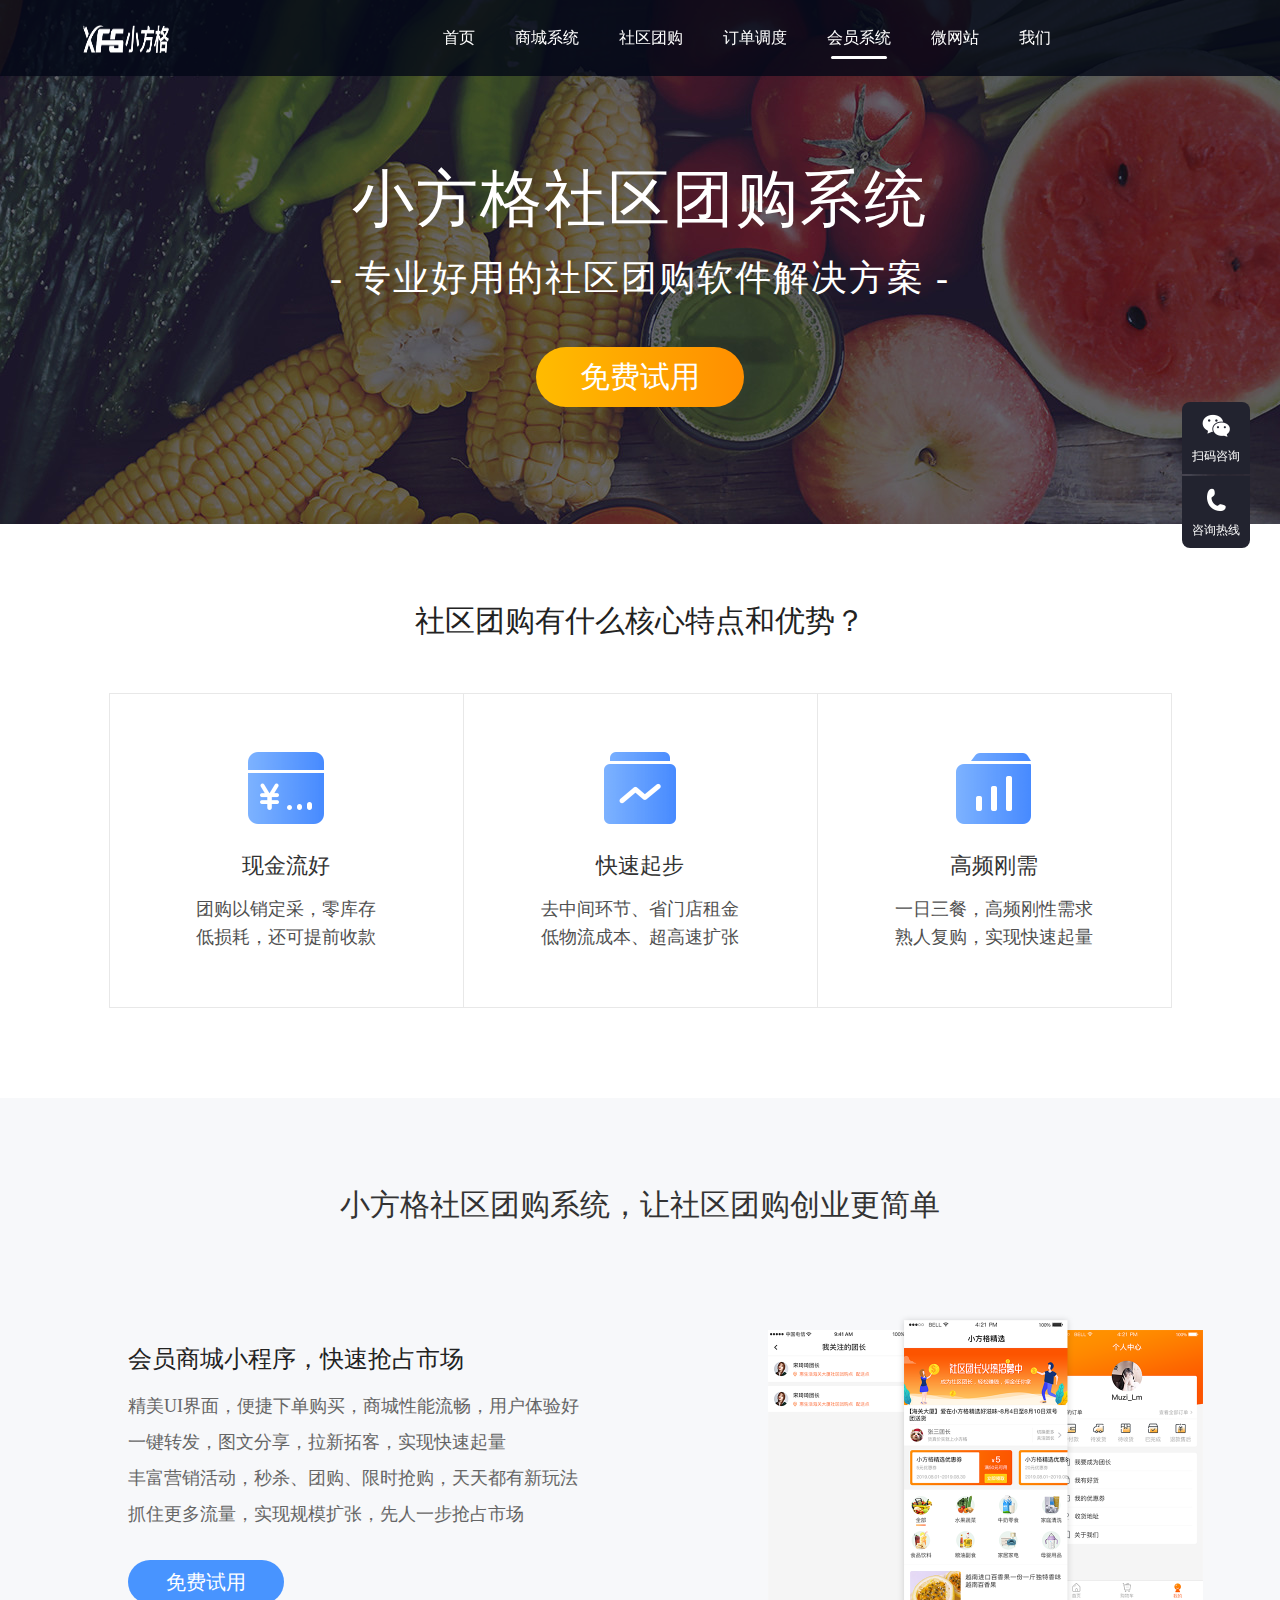
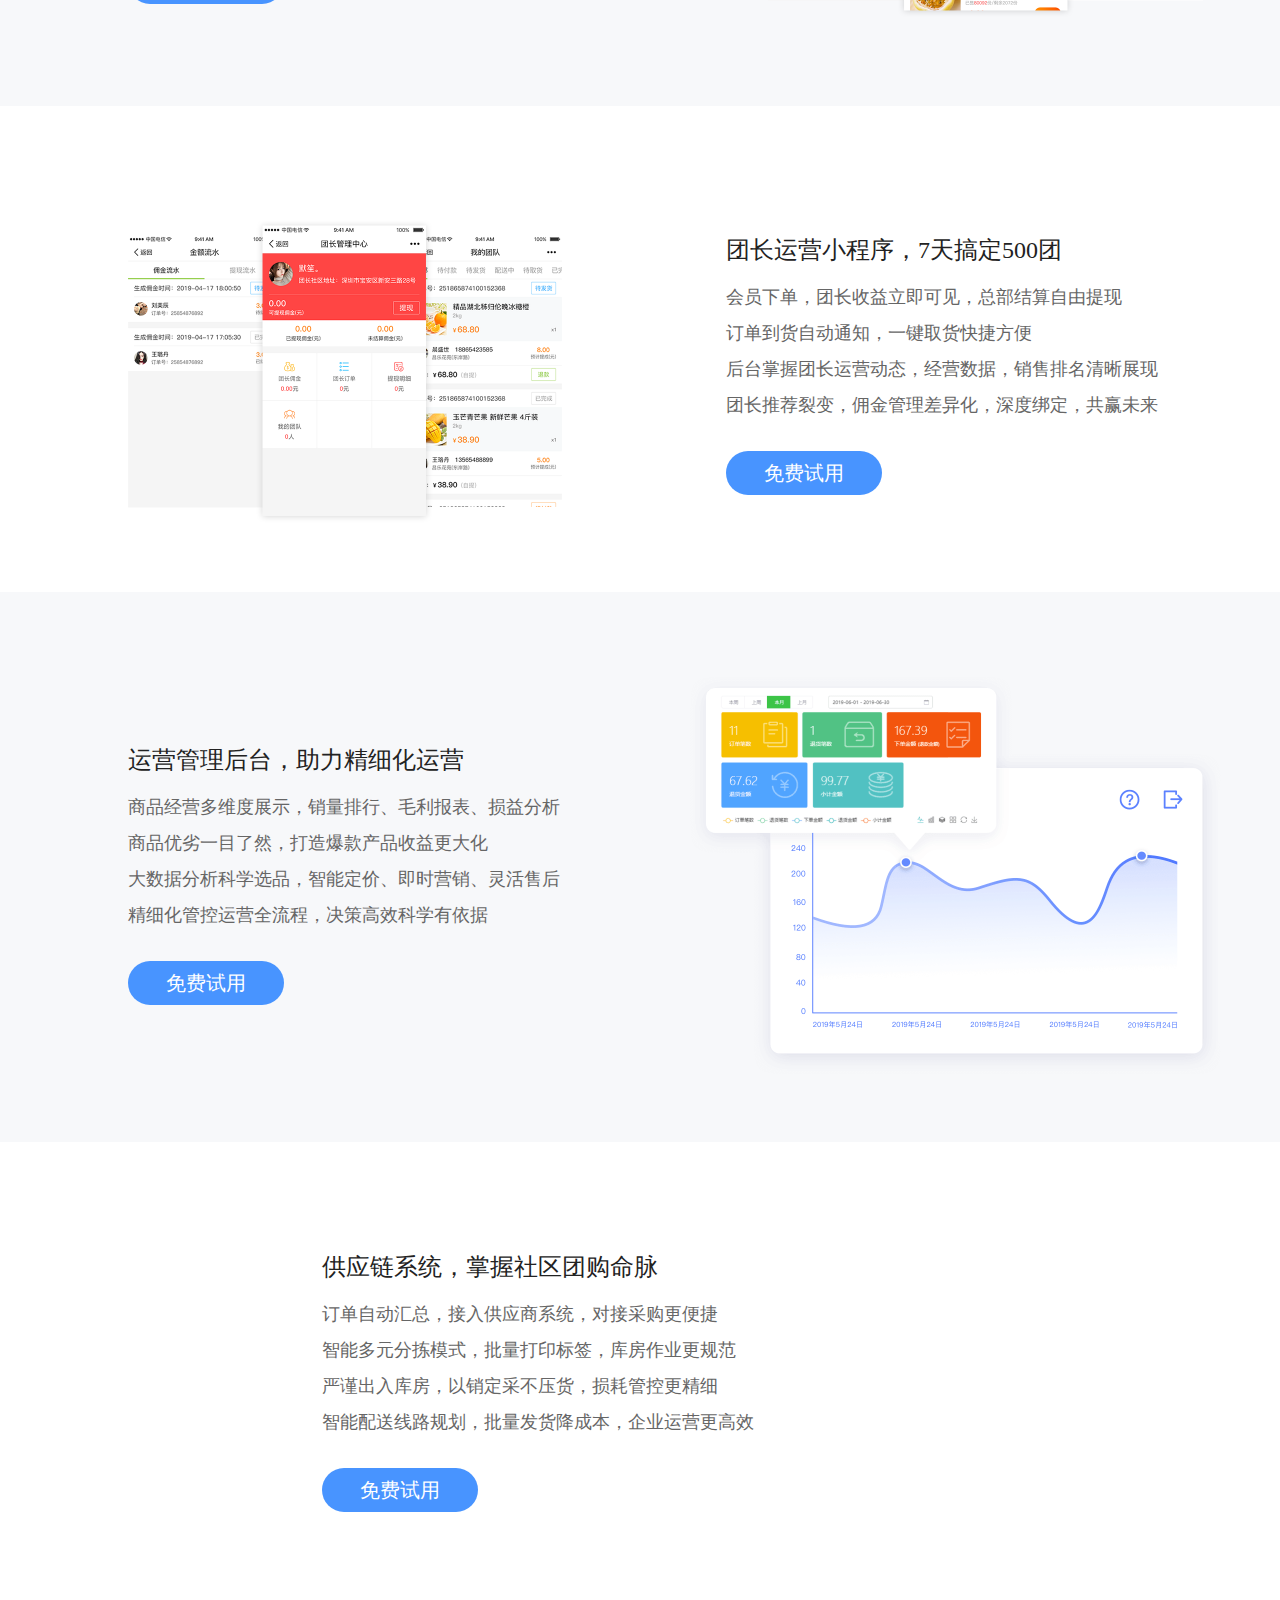
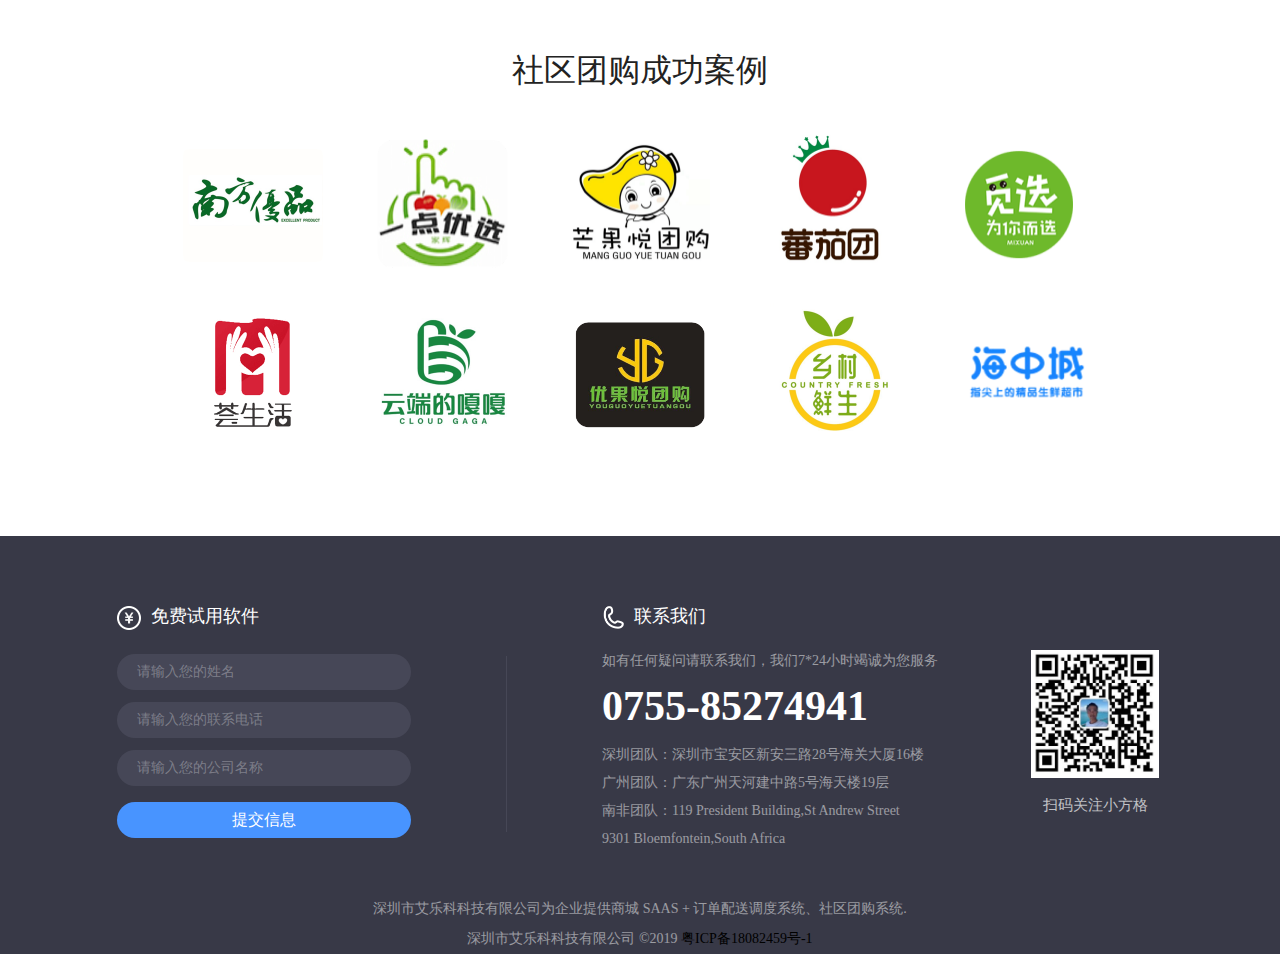
<file: vipsystem.html>
<!DOCTYPE html>
<!-- saved from url=(0027)http://cchtw.com/groupbuy -->
<html lang="en-US"><head><meta http-equiv="Content-Type" content="text/html; charset=UTF-8">

    <meta name="viewport" content="width=device-width, initial-scale=1">
    <meta name="csrf-param" content="_csrf">
    <meta name="csrf-token" content="RWJaZ3NjOVU/FCBeNAl8BRMOaQ4KFUEDCSVpVz0RVBI3UTQdRyhbHQ==">
    <!-- <title>社区团购系统,社区团购小程序,社区团购软件,拼团软件</title> -->
    <title>社区团购系统软件,社交电商小程序,拼团软件-小方格</title>
    <meta name="applicable-device" content="pc">
    <meta http-equiv="Cache-Control" content="no-transform">
    <meta http-equiv="Cache-Control" content="no-siteapp">
    <link rel="alternate" media="only screen and (max-width: 640px)" href="http://m.cchtw.com/groupbuy">
    <meta name="mobile-agent" content="format=html5;url=//m.cchtw.com/groupbuy">
    <meta name="description" content="小方格社区团购系统，提供完整社区团购解决方案，国内专业做社区团购系统_免费试用">
    <meta name="keywords" content="社区团购,社区拼团,社区团购系统,社区团购软件,兴盛优选,微信团购,微信拼团,微信如何团购,微信拼团怎么做">
    <link href="./css/animate.min.css" rel="stylesheet">
    <link rel="stylesheet" href="./css/common.css">
    <link rel="stylesheet" href="./css/style.css">
    <link rel="icon" href="./img/short_logo.png" type="image/x-icon"/>
    <script charset="utf-8" src="./js/lxb.js"></script>
    <script type="text/javascript" async="" src="./js/vds.js"></script>
    <script src="./js/hm.js"></script>
    <script src="./js/jquery-1.8.3.min.js"></script>

    <link href="./css/bootstrap.css" rel="stylesheet">
    <link href="./css/main.min.css" rel="stylesheet">
    <link href="./css/index.min.css" rel="stylesheet">
    <link href="./css/font-awesome.min.css" rel="stylesheet">
    <script>
        //获取浏览器版本
        var userAgent = navigator.userAgent; //取得浏览器的userAgent字符串
        var isOpera = userAgent.indexOf("Opera") > -1; //判断是否Opera浏览器
        var isIE = userAgent.indexOf("compatible") > -1 && userAgent.indexOf("MSIE") > -1 && !isOpera; //判断是否IE浏览器
        var IEbb = true;
        if (isIE) {
            var reIE = new RegExp("MSIE (\\d+\\.\\d+);");
            reIE.test(userAgent);
            var fIEVersion = parseFloat(RegExp["$1"]);
            if(fIEVersion < 9) {
                IEbb = false;
            }
        }
    </script>

</head>
<body>
<div class="header" active>
    <div>
        <a class="header__logo" href="http://cchtw.com/"><img src="./img/logo.png" alt="小方格" width="86" height="28"></a>
        <div class="header__menu">
            <ul>
                <div class="gl" style="overflow: hidden; left: 662px; width: 56px;"></div>
                <li data-target="" class="active"><a href="./index.html">首页</a></li>
                <li data-target="shicai"><a href="./eshop.html">商城系统</a></li>
                <li data-target="groupbuy"><a href="./groupbuy.html">社区团购</a></li>
                <li data-target="processing"><a href="./dispatch.html">订单调度</a></li>
                <li data-target="movee"><a href="./vipsystem.html">会员系统</a></li>
                <li data-target="shengxian"><a href="./miniweb.html">微网站</a></li>
<!--                <li data-target="agency"><a href="./agency.html">软件代理</a></li>-->
                <li data-target="about"><a href="./contact.html">我们</a></li>
            </ul>
        </div>
        <div class="header__concat"><a onclick="showForm()" href="javascript:;">免费试用</a></div>
    </div>
</div>

<div id="wrapper">
    <div>
        <div class="groupon">
            <div class="banner">
                <div class="banner__img groupon">
                    <div class="banner__img--text">
                        <h1 class="caption groupon">小方格社区团购系统</h1>
                        <h3 class="subtitle groupon">- 专业好用的社区团购软件解决方案 -</h3>
                        <button class="trial groupon" onclick="showForm()">免费试用</button>
                    </div>
                </div>
            </div>
            <div class="groupon__species">
                <h3 class="groupon__species--label">社区团购有什么核心特点和优势？</h3>
                <ul class="groupon__species--list">
                    <li>
                        <img src="./img/cashFlow_1.png" alt="现金流好" width="82" height="82">
                        <h6>现金流好</h6>
                        <p>团购以销定采，零库存</p>
                        <p>低损耗，还可提前收款</p>
                    </li>
                    <li>
                        <img src="./img/quickStart_1.png" alt="快速起步" width="82" height="82">
                        <h6>快速起步</h6>
                        <p>去中间环节、省门店租金</p>
                        <p>低物流成本、超高速扩张</p>
                    </li>
                    <li>
                        <img src="./img/justNeedTo_1.png" alt="高频刚需" width="82" height="82">
                        <h6>高频刚需</h6>
                        <p>一日三餐，高频刚性需求</p>
                        <p>熟人复购，实现快速起量</p>
                    </li>
                </ul>
            </div>
            <div class="groupon__section">
                <div class="groupon__section--list">
                    <div class="items gray">
                        <div class="wrap__1056">
                            <h3>小方格社区团购系统，让社区团购创业更简单</h3>
                            <div class="desc mall">
                                <h5>会员商城小程序，快速抢占市场</h5>
                                <p>精美UI界面，便捷下单购买，商城性能流畅，用户体验好</p>
                                <p>一键转发，图文分享，拉新拓客，实现快速起量</p>
                                <p>丰富营销活动，秒杀、团购、限时抢购，天天都有新玩法</p>
                                <p>抓住更多流量，实现规模扩张，先人一步抢占市场</p>
                                <div onclick="showForm()">免费试用</div>
                            </div><img src="./img/mall.png" alt="小方格社区团购系统，让社区团购创业更简单" width="435" height="338">
                        </div>
                    </div>
                    <div class="items wrap__1056">
                        <img src="./img/merchants.png" alt="团长运营小程序，7天搞定500团" width="434" height="338"><div class="desc merchants">
                        <h5>团长运营小程序，7天搞定500团</h5>
                        <p>会员下单，团长收益立即可见，总部结算自由提现</p>
                        <p>订单到货自动通知，一键取货快捷方便</p>
                        <p>后台掌握团长运营动态，经营数据，销售排名清晰展现</p>
                        <p>团长推荐裂变，佣金管理差异化，深度绑定，共赢未来</p>
                        <div onclick="showForm()">免费试用</div>
                    </div>
                    </div>
                    <div class="items gray">
                        <div class="wrap__1056">
                            <div class="desc dashboard">
                                <h5>运营管理后台，助力精细化运营</h5>
                                <p>商品经营多维度展示，销量排行、毛利报表、损益分析</p>
                                <p>商品优劣一目了然，打造爆款产品收益更大化</p>
                                <p>大数据分析科学选品，智能定价、即时营销、灵活售后</p>
                                <p>精细化管控运营全流程，决策高效科学有依据</p>
                                <div onclick="showForm()">免费试用</div>
                            </div><img src="./img/dashboard.png" alt="运营管理后台，助力精细化运营" width="531" height="398">
                        </div>
                    </div>
                    <div class="items ">
                        <div class="wrap__1056">
                            <div class="desc sys">
                                <h5>供应链系统，掌握社区团购命脉</h5>
                                <p>订单自动汇总，接入供应商系统，对接采购更便捷</p>
                                <p>智能多元分拣模式，批量打印标签，库房作业更规范</p>
                                <p>严谨出入库房，以销定采不压货，损耗管控更精细</p>
                                <p>智能配送线路规划，批量发货降成本，企业运营更高效</p>
                                <div onclick="showForm()">免费试用</div>
                            </div>
                        </div>
                    </div>
                </div>
            </div>
            <div class="groupon__case">
                <h3 class="groupon__case--label">社区团购成功案例</h3>
                <ul class="groupon__case--list clearfix">
                    <li class="xcx">
                        <a target="_blank" href="http://shengxian.cchtw.com/shengxian6950.html">
                            <img class="logo" src="./img/groupbuy__nfyp.png" alt="南方优品" width="144" height="144">
                            <img class="xcx__qrcode" src="./img/nfyp_xcx.png" alt="南方优品" width="180" height="180">
                        </a>
                    </li>
                    <li class="xcx">
                        <a target="_blank" href="http://shengxian.cchtw.com/shengxian6405.html">
                            <img class="logo" src="./img/groupbuy__ydyx.png" alt="一点优选" width="144" height="144">
                            <img class="xcx__qrcode" src="./img/ydyx_xcx.png" alt="一点优选" width="180" height="180">
                        </a>
                    </li>
                    <li class="xcx">
                        <a target="_blank" href="http://shengxian.cchtw.com/shengxian6640.html">
                            <img class="logo" src="./img/groupbuy__mgy.png" alt="芒果悦" width="144" height="144">
                            <img class="xcx__qrcode" src="./img/mgy_xcx.png" alt="芒果悦" width="180" height="180">
                        </a>
                    </li>
                    <li class="xcx">
                        <a target="_blank" href="http://www.cchtw.com/movee/case_fqt">
                            <img class="logo" src="./img/groupbuy__fqt.png" alt="番茄团" width="144" height="144">
                            <img class="xcx__qrcode" src="./img/fqt_xcx.png" alt="番茄团" width="180" height="180">
                        </a>
                    </li>
                    <li class="xcx">
                        <a target="_blank" href="http://www.cchtw.com/movee/case_mx">
                            <img class="logo" src="./img/groupbuy__mx.png" alt="觅选" width="144" height="144">
                            <img class="xcx__qrcode" src="./img/mx_xcx.png" alt="觅选" width="180" height="180">
                        </a>
                    </li>
                    <li class="xcx">
                        <a>
                            <img class="logo" src="./img/groupbuy__hsh.png" alt="荟生活" width="144" height="144">
                            <img class="xcx__qrcode" src="./img/hsh_xcx.jpeg" alt="荟生活" width="180" height="180">
                        </a>
                    </li>
                    <li class="xcx">
                        <a target="_blank" href="http://www.cchtw.com/movee/case_ydgg">
                            <img class="logo" src="./img/groupbuy__ydgg.png" alt="云端的嘎嘎" width="144" height="144">
                            <img class="xcx__qrcode" src="./img/ydgg_xcx.png" alt="云端的嘎嘎" width="180" height="180">
                        </a>
                    </li>
                    <li class="xcx">
                        <a target="_blank" href="http://www.cchtw.com/movee/case_ygy">
                            <img class="logo" src="./img/groupbuy__ygy.png" alt="优果悦团购" width="157" height="145">
                            <img class="xcx__qrcode" src="./img/ygy_xcx.png" alt="优果悦团购" width="180" height="180">
                        </a>
                    </li>
                    <li class="xcx">
                        <a>
                            <img class="logo" src="./img/groupbuy__xcxs.png" alt="乡村鲜生" width="144" height="144">
                            <img class="xcx__qrcode" src="./img/xcxs_xcx.png" alt="乡村鲜生" width="180" height="180">
                        </a>
                    </li>
                    <li class="xcx">
                        <a>
                            <img class="logo" src="./img/groupbuy__hzc.png" alt="海中城" width="144" height="144">
                            <img class="xcx__qrcode" src="./img/hzc_xcx.png" alt="海中城" width="180" height="180">
                        </a>
                    </li>
                </ul>
            </div>
        </div>
    </div>


    <!-- 浮动窗口 -->
    <div class="tool">
        <div class="tool__items">
            <img src="./img/weixin.png" alt="扫码咨询" width="28" height="23">
            <p>扫码咨询</p>
            <div class="tool__items--modal qrcode">
                <img src="./img/qrcode_3.jpg" align="扫码添加客服" width="136" height="136">
                <p>扫码添加客服</p>
            </div>
        </div>
        <div class="tool__items">
            <img src="./img/tel.png" alt="咨询热线" width="22" height="24">
            <p>咨询热线</p>
            <div class="tool__items--modal tel">
                <p>售前咨询</p>
                <p>
                    (0755)85274941 </p>
            </div>
        </div>
    </div>
    <!-- 申请试用 -->
    <div class="separator"></div>

    <div class="a-center-middle-2 animated" id="submit-modal">
        <i class="fa fa-times close"></i>
        <form id="submit-form" action="http://cchtw.com/groupbuy" method="post">
            <input type="hidden" name="_csrf" value="RWJaZ3NjOVU/FCBeNAl8BRMOaQ4KFUEDCSVpVz0RVBI3UTQdRyhbHQ==">        <input type="hidden" name="product_type" value="团购">
            <p id="submit-title">请填好信息我们会尽快联系您</p>
            <div class="submit-item">
                <p class="err-info">请输入您的姓名</p>
                <label for="username">您的姓名:</label>
                <input placeholder="请输入您的姓名" type="text" id="username" name="username" autocomplete="off">
            </div>
            <div class="submit-item submit-phone">
                <p class="err-info">请输入11位手机号码</p>
                <label for="phone">手机号码:</label>
                <input placeholder="请输入您的手机号码" type="text" id="phone" name="phone" autocomplete="off">
            </div>
            <div class="submit-item">
                <p class="err-info">请输入公司名称</p>
                <label for="company-name">公司名称:</label>
                <input type="text" placeholder="请输入您的公司名称" id="company-name" name="companyName" autocomplete="off">
            </div>
            <div class="submit">
                <span id="submit-button">提交信息</span>
            </div>
        </form>    </div>

    <div id="modal-wrap"></div>

    <footer id="footFrameBox"><iframe src="./iframe/foot.html" class="footIframe" scrolling="no" frameborder="no" width="100%" height="418px;" style="vertical-align:top;"></iframe></footer>

</div>

<script>
    //关闭试用窗口
    $('.close').click(function() {
        hideForm();
    });
    $("#bed").click(function() {
        hideForm();
    });
    $("#modal-wrap").click(function() {
        hideForm();
    });

    //申请试用
    $("#try2").click(function(e) {  //联系我们页面申请试用
        showForm();
        e.stopPropagation();
    });

    $("#submit-modal").click(function(e) {
        e.stopPropagation();
    });

    //提交申请试用信息
    $("#submit-button").click(function() {
        var key = '', data = $("#submit-form").serialize();

        var username = '#username' + key,
            phone = '#phone' + key,
            company_name = '#company-name' + key

        if($(username).val() == ''){
            alert("请填写姓名");
            $(username).addClass('err-bor');
            $(username).siblings('.err-info').addClass('active-err');
            $(username).siblings('.err-info').data('isErr', '1');
            return false;
        };

        var regex = /^1\d{10}$/;

        if(!regex.test($(phone).val())) {
            alert("请输入正确的手机号码");
            $(phone).addClass('err-bor');
            $(phone).siblings('.err-info').addClass('active-err');
            $(phone).siblings('.err-info').data('isErr', '1');
            return;
        }

        if($(company_name).val() == ''){
            alert("请填写公司名称");
            $(company_name).addClass('err-bor');
            $(company_name).siblings('.err-info').addClass('active-err');
            $(company_name).siblings('.err-info').data('isErr', '1');
            return false;
        };

        try{
            $.post('/index/save',data,function( res ) {
                if( res.status == 'success' ) {
                    alert(res.message);
                    hideForm();
                }
            },'json');
        } catch(e) {
            console.log(e);
        }
    });

    //显示申请试用model
    function showForm() {
        var $modal = $("#submit-modal"),
            $modalWrap = $("#modal-wrap");
        $modal.removeClass("zoomOut");
        $modal.addClass("zoomIn");
        $modal.css("display","block");
        $modalWrap.css('height',$("#wrapper").height()*1+80);
        $modalWrap.show();
    }

    //隐藏申请试用model
    function hideForm() {
        var $modal = $("#submit-modal");
        $modal.removeClass("zoomIn");
        $modal.addClass("zoomOut");
        $("#modal-wrap").hide();
        $modal.css("display","none");

        $("#username").val("");
        $("#phone").val("");
        $("#company-name").val("");

        $("#username").removeClass('err-bor');
        $("#username").siblings('.err-info').removeClass('active-err');
        $("#username").siblings('.err-info').data('isErr', '0');

        $("#phone").removeClass('err-bor');
        $("#phone").siblings('.err-info').removeClass('active-err');
        $("#phone").siblings('.err-info').data('isErr', '0');

        $("#company-name").removeClass('err-bor');
        $("#company-name").siblings('.err-info').removeClass('active-err');
        $("#company-name").siblings('.err-info').data('isErr', '0');

        $projectType = $("#product-type");
        if ($projectType) {
            $projectType.remove();
        }
    }

    $(".menu-parent").mouseover(function() {
        toggleSubmenu($(this).next('.sub-menu-wrap'));
    });

    $(".menu-parent").mouseleave(function() {
        toggleSubmenu($(this).next('.sub-menu-wrap'), 'hide');
    });

    $(".sub-menu-wrap").mouseover(function() {
        toggleSubmenu($(this));
    });

    $(".sub-menu-wrap").mouseleave(function() {
        toggleSubmenu($(this), 'hide');
    });


    function toggleSubmenu($menuWrapObj, showType) {
        if(showType == 'hide') {
            $menuWrapObj.height(0);
        }
        else {
            $menuWrapObj.height($menuWrapObj.find('.sub-menu').height());
        }
    }

    $(function(){
        var open_float_list = $('.open_float_list');
        $("#wrapper,.Jhover").mouseover(function(){
            open_float_list.removeClass('li_active');
        });
    })

    //申请试用手机号码验证
    $('#phone').on('input', function() {
        var val = this.value;
        var regex = /^1\d{10}$/;

        if($(this).siblings('.err-info').data('isErr') != 1) {
            return;
        }

        if(regex.test(val)) {
            $(this).removeClass('err-bor');
            $(this).siblings('.err-info').removeClass('active-err');
        } else {
            $(this).addClass('err-bor');
            $(this).siblings('.err-info').addClass('active-err');
        }

    });

    $('#phone').blur(function() {
        var val = this.value;
        var regex = /^1\d{10}$/;

        if(!regex.test(val)) {
            $(this).addClass('err-bor');
            $(this).siblings('.err-info').addClass('active-err');
            $(this).siblings('.err-info').data('isErr', '1');
        }

    });

    $('#username').blur(function() {
        var val = this.value;
        if(!val) {
            $(this).addClass('err-bor');
            $(this).siblings('.err-info').addClass('active-err');
            $(this).siblings('.err-info').data('isErr', '1');
        }
    });

    $('#username').on('input', function() {
        var val = this.value;

        if($(this).siblings('.err-info').data('isErr') != 1) {
            return;
        }

        if(val) {
            $(this).removeClass('err-bor');
            $(this).siblings('.err-info').removeClass('active-err');
        } else {
            $(this).addClass('err-bor');
            $(this).siblings('.err-info').addClass('active-err');
        }
    });

    $('#company-name').on('input', function() {
        var val = this.value;

        if($(this).siblings('.err-info').data('isErr') != 1) {
            return;
        }

        if(val) {
            $(this).removeClass('err-bor');
            $(this).siblings('.err-info').removeClass('active-err');
        } else {
            $(this).addClass('err-bor');
            $(this).siblings('.err-info').addClass('active-err');
        }
    });

    $('#company-name').on('blur', function() {
        var val = this.value;

        if(!val) {
            $(this).addClass('err-bor');
            $(this).siblings('.err-info').addClass('active-err');
            $(this).siblings('.err-info').data('isErr', '1');
        }
    });

</script>
<script>

</script>

<script type="text/javascript">
    /*
    * add by onewan 取得百度推广的参数，并设置cookie
    *
    * */
    var objCookie ={}; //cookie 对象
    /*
    * @author w3cschool
    * @date 2017-06-27
    * @desc 获得cookie值
    * @param string c_name:key 值
    * @return  get sucuess return value ,get false return ""
    * */
    objCookie.getCookie = function (c_name)
    {
        if (document.cookie.length>0)
        {
            c_start=document.cookie.indexOf(c_name + "=");
            if (c_start!=-1)
            {
                c_start=c_start + c_name.length+1;
                c_end=document.cookie.indexOf(";",c_start);
                if (c_end == -1)
                    c_end=document.cookie.length;
                return decodeURIComponent(document.cookie.substring(c_start,c_end));
            }
        }
        return "";
    }
    /*
    * @author w3cshool
    * @date 2017-06-27
    * @desc 设置cookie值
    * @param string c_name:key值 string value : value值  expriedays: int 过期天数
    * */

    objCookie.setCookie = function(c_name,value,expiredays)
    {
        var exdate=new Date();
        exdate.setDate(exdate.getDate()+expiredays);
        document.cookie=c_name+ "=" +decodeURIComponent(value)+
            ((expiredays==null) ? "" : ";expires="+exdate.toGMTString());
    }

    /*
     * 获得url参数
     * @author add by onewan
     * @date 2016-09-21
     * @param url key值
     * @return 成功返回 value值，失败返回null
     * */

    //获得url参数函数
    objCookie.getUrlParam = function(name)
    {
        //构造一个含有目标参数的正则表达式对象
        var reg = new RegExp("(^|&)"+ name +"=([^&]*)(&|$)");
        //匹配目标参数
        var r = window.location.search.substr(1).match(reg);
        //返回参数值
        if ( r!=null )
            return decodeURIComponent(r[2]);
        return null;
    }

    $(document).ready(function() {
        var e_keywordid = objCookie.getUrlParam('e_keywordid');

        /*
        * 当未有值时
        * */
        if( null != e_keywordid )
        {
            objCookie.setCookie( 'from_baidu_url', window.location.href );

        }

    });
</script>

<!-- 网站分析 -->
<script type="text/javascript">
    var _vds = _vds || [];
    window._vds = _vds;
    (function(){
        _vds.push(['setAccountId', 'b24ee436eec344e5']);
        (function() {
            var vds = document.createElement('script');
            vds.type='text/javascript';
            vds.async = true;
            vds.src = ('https:' == document.location.protocol ? 'https://' : 'http://') + 'dn-growing.qbox.me/vds.js';
            var s = document.getElementsByTagName('script')[0];
            s.parentNode.insertBefore(vds, s);
        })();
    })();
</script>

<!-- edit by chen -->
<script type="text/javascript">
    $(function() {
        // 导航条逐渐变色和高度
        $(window).scroll(function () {
            if ($(window).scrollTop()) {
                $('.header').addClass('active')
            }
            else {
                $('.header').removeClass('active')
            }
        })

        // 导航栏内容快跟随鼠标滚动

        var path = location.pathname.split('/')[1];
        $(".header__menu li").removeClass('active');
        $(".header__menu li[data-target='"+path+"']").addClass('active');

        function handleInitMenu(speed) {
            $(".gl").stop();
            var target = $(".header__menu .active")
            var hover_awidth = target.innerWidth();
            var hover_aleft = target.position().left;

            $(".gl").animate({
                left: hover_aleft + 24 + "px",
                width: hover_awidth - 48 + "px"
            }, speed);
        }

        handleInitMenu(0);

        $(".header__menu li").each(function() {
            var hover_a = $(this);
            var hover_awidth = $(this).innerWidth();
            var hover_aleft = hover_a.position().left;
            // $(this).find('a').addClass('active')
            // 滑进
            $(this).mouseover(function() {
                $(".gl").stop();
                hover_awidth = $(this).innerWidth();
                $(".gl").animate({
                    left: hover_aleft + 24 + "px",
                    width: hover_awidth - 48 + "px"
                }, 350);
            })
            // 滑出
            $(this).mouseout(function() {
                handleInitMenu(350);
            })
        })

        //footer iframe
        var iHtml = '<iframe src="/iframe/foot.html" class="footIframe" scrolling="no" frameborder=no width="100%" height="418px;" style="vertical-align:top;"></iframe>';

        //点击回到顶部
        // $('.backTop').click(function() {
        //     $('html, body').animate({ scrollTop: 0 }, 'fast');
        // });

        //添加foot
        $('#footFrameBox').html(iHtml);

        $('#logo').click(function() {
            location.href = '/';
            sessionStorage.removeItem('_target');
        });
    });
</script>

<script src="./js/yii.js"></script>
<script src="./js/yii.activeForm.js"></script>
<script type="text/javascript">    $(document).ready(function() {
});
</script>
<script type="text/javascript">jQuery(document).ready(function () {
    jQuery('#submit-form').yiiActiveForm([], []);
});</script>

</body></html>
</file>
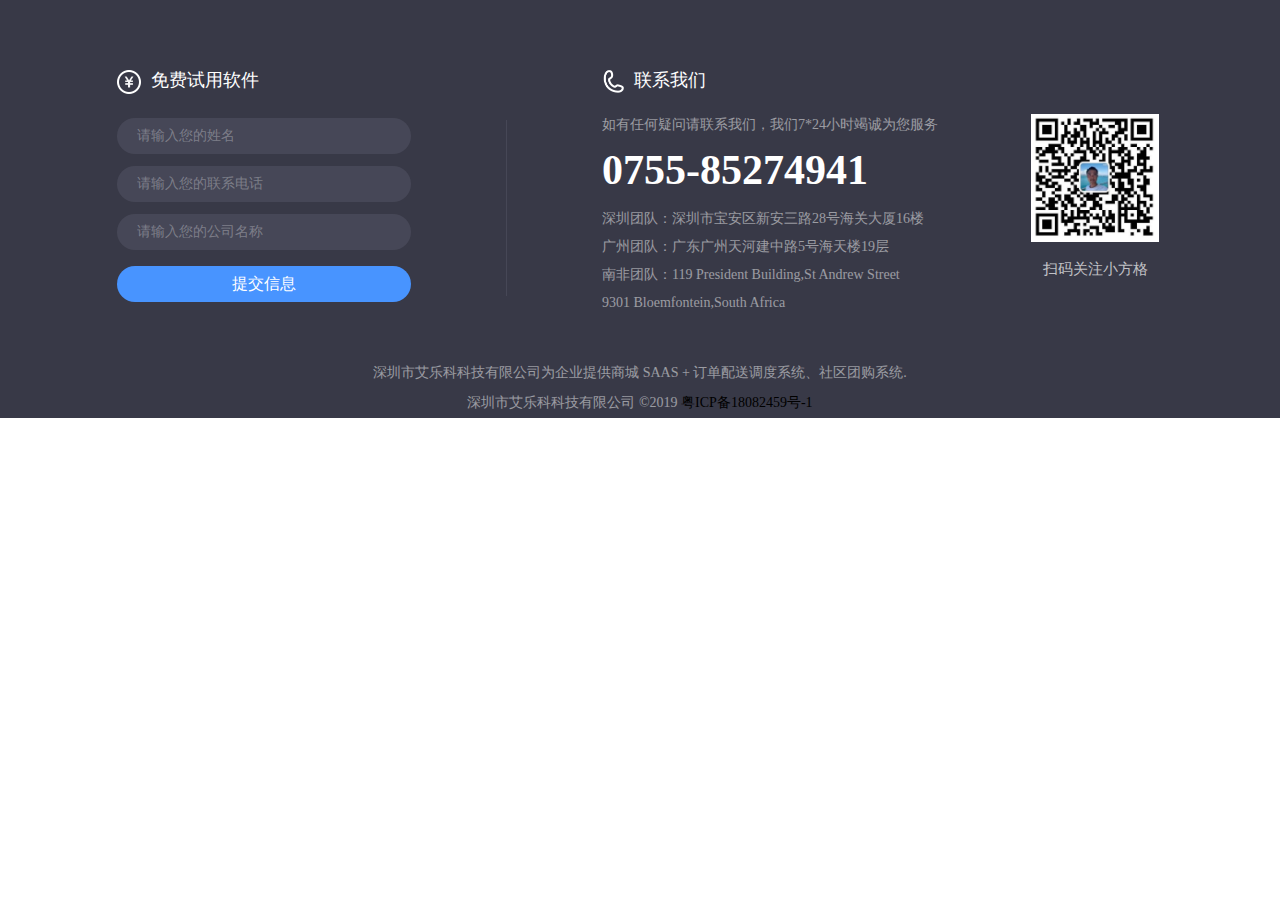
<file: iframe/foot.html>
<!DOCTYPE html>
<!-- saved from url=(0030)http://cchtw.com/iframe/foot -->
<html lang="en-US"><head><meta http-equiv="Content-Type" content="text/html; charset=UTF-8">

    <meta name="viewport" content="width=device-width, initial-scale=1">
<!--    <meta name="csrf-param" content="_csrf">-->
<!--    <meta name="csrf-token" content="LXdrcUMyWDZXARFIBFgdZnsbWBg6RCBgYTBYQQ1ANXFfRAULd3k6fg==">-->
    <title>小方格-专业做电商行业软件,社区团购软件-订单调度SaaS系统</title>
    <meta name="description" content="小方格-专业做电商行业软件,社区团购软件-订单调度SaaS系统">
    <meta name="keywords"
          content="小方格生鲜电商ERP，订单配送软件，社区团购软件，外卖配送软件，水果订货配送管理软件，农产品配送软件, 生鲜配送, 蔬菜配送, 生鲜电商, 小方格, 电商APP 20个生意, 电商软件公司, 商场APP怎么做, 订单配送app平台, 农产品电商平台,  送菜上门app, 菜篮子, 社区团购">

    <script src="../js/jquery-1.8.3.min.js"></script>
    <link rel="stylesheet" href="../css/style(1).css">
    <link href="../css/bootstrap.css" rel="stylesheet">
<link href="../css/main.min.css" rel="stylesheet">
<link href="../css/index.min.css" rel="stylesheet">
<link href="../css/font-awesome.min.css" rel="stylesheet"></head>
<body>
    <div class="footer">
        <div>
            <div class="footer__form">
                <div class="label"><img src="../img/trial.png" alt="免费使用软件" width="24" height="24">免费试用软件</div>
                <form id="submit-index" action="http://cchtw.com/iframe/foot" method="post">
<input type="hidden" name="_csrf" value="LXdrcUMyWDZXARFIBFgdZnsbWBg6RCBgYTBYQQ1ANXFfRAULd3k6fg==">                    <div class="footer__form--items">
                        <input type="text" name="username" class="footInputName" placeholder="请输入您的姓名" autocomplete="off">
                    </div>
                    <div class="footer__form--items">
                        <input type="text" name="phone" class="footInputPhone" placeholder="请输入您的联系电话" autocomplete="off">
                    </div>
                    <div class="footer__form--items">
                        <input type="text" name="companyName" class="footCompanyName" placeholder="请输入您的公司名称" autocomplete="off">
                    </div>
                    <div class="footer__form--submit" id="submit-button-index">提交信息</div>
                </form>            </div>
            <div class="footer__concat">
                <div class="label"><img src="../img/concat.png" alt="联系我们" width="22" height="23">联系我们</div>
                <p>如有任何疑问请联系我们，我们7*24小时竭诚为您服务</p>
                <p class="tel">0755-85274941</p>
                <p>深圳团队：深圳市宝安区新安三路28号海关大厦16楼</p>
                <p>广州团队：广东广州天河建中路5号海天楼19层</p>
                <p>南非团队：119 President Building,St Andrew Street </p>
                <p>9301 Bloemfontein,South Africa</p>
            </div>
            <div class="footer__qrcode">
                <img src="../img/qrcode.jpg" alt="扫码关注小方格" width="128" height="128">
                <p>扫码关注小方格</p>
            </div>
        </div>
        <div class="copyright">
            <p style="margin-bottom: 10px;">深圳市艾乐科科技有限公司为企业提供商城 SAAS + 订单配送调度系统、社区团购系统.</p>
            <p>深圳市艾乐科科技有限公司 ©2019 <a href="http://www.beian.miit.gov.cn" style="text-decoration: none;" target="_blank" >粤ICP备18082459号-1</a></p>
        </div>
    </div>
<script type="text/javascript">
    /**
     * 底部提交信息
     */
    $("#submit-button-index").click(function() {
        var data = $("#submit-index").serialize();
        if($(".footInputName").val() == ''){
            alert("请填写姓名"); return false;
        };

        var regex = /^1\d{10}$/;

        if(!regex.test($(".footInputPhone").val())) {
            alert("手机号码有误，请重填");
            return false;
        }

        if($(".footCompanyName").val() == ''){
            alert("请填写公司名称"); return false;
        };

        try{
            $.post('/index/save',data,function( res ) {
                // console.log( res );
                if( res.status == 'success' ) {
                    alert(res.message);
                    $(".footInputName").val('');
                    $(".footInputPhone").val('');
                    $(".footCompanyName").val('');
                    hideForm();
                }
            },'json');
        } catch(e) {
            console.log(e);
        }

    });

    $('.footInputPhone').on('input', function() {
        var val = this.value;
        var regex = /^1\d{10}$/;

        if($(this).siblings('.err-info').data('isErr') != 1) {
            return;
        }

        if(regex.test(val)) {
            $(this).removeClass('err-bor');
            $(this).siblings('.err-info').removeClass('active-err');
        } else {
            $(this).addClass('err-bor');
            $(this).siblings('.err-info').addClass('active-err');
        }
    });

    $('.footInputPhone').blur(function() {
        var val = this.value;
        var regex = /^1\d{10}$/;

        if(!regex.test(val)) {
            $(this).addClass('err-bor');
            $(this).siblings('.err-info').addClass('active-err');
            $(this).siblings('.err-info').data('isErr', '1');
        }
    });

    $('.footInputName').on('input', function() {
        var val = this.value;

        if($(this).siblings('.err-info').data('isErr') != 1) {
            return;
        }

        if(val) {
            $(this).removeClass('err-bor');
            $(this).siblings('.err-info').removeClass('active-err');
        } else {
            $(this).addClass('err-bor');
            $(this).siblings('.err-info').addClass('active-err');
        }
    });

    $('.footInputName').blur(function() {
        var val = this.value;
        if(!val) {
            $(this).addClass('err-bor');
            $(this).siblings('.err-info').addClass('active-err');
            $(this).siblings('.err-info').data('isErr', '1');
        }
    });

    $('.footCompanyName').on('input', function() {
        var val = this.value;

        if($(this).siblings('.err-info').data('isErr') != 1) {
            return;
        }

        if(val) {
            $(this).parent().removeClass('err-bor');
            $(this).siblings('.err-info').removeClass('active-err');
        } else {
            $(this).parent().addClass('err-bor');
            $(this).siblings('.err-info').addClass('active-err');
        }
    });

    $('.footCompanyName').blur(function() {
        var val = this.value;

        if(!val) {
           $(this).parent().addClass('err-bor');
            $(this).siblings('.err-info').addClass('active-err');
            $(this).siblings('.err-info').data('isErr', '1');
        }
    });
</script>

<script src="../js/yii.js"></script>
<script src="../js/yii.activeForm.js"></script>
<script type="text/javascript">jQuery(document).ready(function () {
jQuery('#submit-index').yiiActiveForm([], []);
});</script>

</body></html>
</file>
<file: css/common.css>
#group-buy {
    background: #f7f7f7
}

#group-buy .how-big {
    background: #f7f7f7;
    padding-bottom: 70px
}

#group-buy .how-big .product {
    width: 1200px;
    margin: 70px auto 0
}

#group-buy .how-big .product .cont .img {
    float: left
}

#group-buy .how-big .product .cont .text {
    float: left;
    font-size: 18px
}

#group-buy .how-big .product .cont .text .try-btn {
    color: #fff;
    margin: 0;
    background: #0c5;
    margin-top: 30px;
    position: static;
    padding: 0;
    width: 206px;
    height: 64px;
    line-height: 64px;
    border: none;
    font-size: 28px;
    border-radius: 100px;
    outline: 0;
    top: 170px;
    left: 50%
}

#group-buy .how-big .product .cont .text > h2 {
    margin-bottom: 20px
}

#group-buy .how-big .product .cont .text > p {
    color: #666;
    position: relative;
    line-height: 2;
    padding-left: 20px
}

#group-buy .how-big .product .cont .text > p:before {
    content: '';
    position: absolute;
    top: 15px;
    left: 0px;
    width: 10px;
    height: 10px;
    border: 2px solid #268efd;
    border-radius: 50%
}

#group-buy .how-big .product .cont .item-left {
    float: left;
    width: 48%;
    margin-right: 4%
}

#group-buy .how-big .product .cont .item-right {
    float: left;
    width: 48%
}

#group-buy .how-big .product .foot-icon {
    padding-top: 30px
}

#group-buy .forte {
    background: #fff
}

#group-buy .forte .title {
    padding-top: 40px
}

#group-buy .forte .goodbox > div {
    padding-top: 0
}

#group-buy .nav .banner {
    padding-top: 80px;
    background: url(https://sitecdn.cchtw.com/website/groupbuy/190326banner.png?v=1.0.4) no-repeat center center;
    background-size: 100% 560px
}

#group-buy .nav .banner .try-btn {
    top: 343px;
    background: #FFAC23;
    border-radius: 39px;
    color: #fff;
    margin: 0;
    width: 194px;
    font-size: 26px;
    height: 52px;
    line-height: 52px;
    margin-left: -97px
}

#group-buy .nav .banner .banner-title {
    padding-top: 40px
}

#group-buy .nav .banner .banner-title .big-tit {
    font-family: PingFangSC-Medium;
    font-size: 76px;
    color: #FFFFFF;
    letter-spacing: 4px;
    line-height: 80px
}

#group-buy .nav .banner .banner-title .son-tit {
    font-family: PingFangSC-Regular;
    font-size: 36px;
    color: #FFFFFF;
    letter-spacing: 1px;
    line-height: 40px;
    margin-top: 25px
}

.movee a:hover {
    text-decoration: none !important
}

.movee .ci-tab {
    margin-bottom: 15px
}

.movee .ci-tab a {
    font-size: 20px;
    font-weight: bold;
    color: #999;
    display: inline-block;
    border-bottom: 2px solid transparent;
    line-height: 35px
}

.movee .ci-tab .first {
    margin-right: 80px
}

.movee .ci-tab .active {
    color: #00a000;
    border-color: #00a000
}

.movee .groupcase {
    display: none
}

.movee .groupcase .case-item .left {
    position: relative
}

.movee .groupcase .case-item .left .erimg {
    background: #fff;
    text-align: center;
    position: absolute;
    top: 0;
    left: 0;
    right: 0;
    bottom: 0;
    display: none
}

.movee .groupcase .case-item .left .erimg img {
    height: 157px;
    width: 157px
}

.movee .groupcase .case-item .left:hover .erimg {
    display: block
}

.title .split_line {
    margin-bottom: 50px !important
}

/*# sourceMappingURL=common.css.map */
</file>
<file: css/style.css>
.tool *, .index *, .header *, .groupon *, .fresh *, .case *, .us *, .footer *{
  box-sizing: content-box;
  font-family: PingFangSC-Regular;
}
input::-webkit-contacts-auto-fill-button {
  visibility: hidden;
  display: none !important;
  pointer-events: none;
  position: absolute;
  right: 0;
}
a {
  text-decoration: none !important;
  -webkit-tap-highlight-color: transparent;
  color: inherit;
  -webkit-touch-callout: none;
}
img{
  outline: 0 none;
  border: 0 none;
}
.container {
  /* background:rgba(245,245,245,1); */
  min-height: 100%;
  font-family: PingFangSC-Regular;
  /* -webkit-font-smoothing: antialiased;
    -moz-osx-font-smoothing: grayscale; */
  overflow: hidden;
  /* max-width: 750px; */
  /* margin:0 auto; */
  position: relative;
}
/* *{
    -webkit-tap-highlight-color: rgba(0, 0, 0, 0);
} */
.oh {
  overflow: hidden;
}
/* input[type=search] {
    -webkit-appearance: textfield;
    -webkit-box-sizing: content-box;
    font-family: inherit;
    font-size: 100%;
}
input::-webkit-search-decoration,
input::-webkit-search-cancel-button {
    display: none;
} */
.wrap__1200 {
  width: 1200px;
  overflow: hidden;
  margin: 0 auto;
}
/* 头部导航栏样式 */
.header {
  overflow: hidden;
  font-weight: 400;
  line-height: 20px;
  font-size: 16px;
  height: 76px;
  line-height: 76px;
  /* margin-bottom: -76px; */
  position: relative;
  z-index: 9999;
  transition: all linear .2s;
  position: fixed;
  width: 100%;
  background: rgba(2, 8, 22, 0.8);
}
.header.active{
  height: 60px;
  line-height: 60px;
}
.header + #wrapper {
  padding-top: 0;
}
/* .header:hover {
  background: rgba(2, 8, 22, 0.2);
} */
.header > div {
  width: 1114px;
  margin: 0 auto;
  overflow: hidden;
}
.header > div > div,
.header a {
  float: left;
  color: rgba(255, 255, 255, 0.96);
}
.header__logo {
  cursor: pointer;
}
.header__logo img {
  vertical-align: middle;
}
.header__menu ul {
  position: relative;
  overflow: hidden;
  padding-left: 254px;
}
.header__menu ul .gl {
  position: absolute;
  top: 56px;
  height: 3px;
  background: #ffffff;
  border-radius: 2px;
  transition: top linear .2s;
}
.header.active .header__menu ul .gl{
  top: 48px;
}
.header__menu ul li {
  float: left;
}
.header__menu ul li.active a,
.header__menu ul li:hover a {
  font-family: PingFangSC-Medium;
  font-weight: 500;
}
.header__menu ul li a {
  color: #fff;
  padding: 0 20px;
  border: 0 none;
  outline: 0 none;
  transition: color linear .35s;
}
.header__concat {
  padding-top: 20px;
  padding-left: 30px;
  transition: all linear .2s;
}
.header.active .header__concat {
  padding-top: 12px;
}
.header__concat a {
  -webkit-transform: translateZ(0);
      -ms-transform: translateZ(0);
          transform: translateZ(0);
  width: 110px;
  text-align: center;
  -moz-box-sizing: border-box;
  -webkit-box-sizing: border-box;
       box-sizing: border-box;
  height: 36px;
  line-height: 34px;
  border-radius: 20px;
  border: 1px solid #ffffff;
  display: inline-block;
  vertical-align: middle;
  color: #fff !important;
}
@-moz-document url-prefix() {
  .header__concat a { line-height: 36px; }
}
/* 底部样式 */
.footer {
  background: #383947;
  height: 418px;
}
.footer > div:first-child {
  overflow: hidden;
  width: 1046px;
  margin: 0 auto 40px;
}
.footer > div:first-child > div {
  float: left;
}
.footer > div:first-child > div .label {
  font-size: 18px;
  font-weight: 400;
  color: #ffffff;
  line-height: 20px;
  margin-bottom: 24px;
  display: block;
  text-align: left;
  padding: 0;
}
.footer > div:first-child > div .label img {
  margin-right: 10px;
  vertical-align: text-top;
}
@-moz-document url-prefix() {
  .footer > div:first-child > div .label img {
    vertical-align: bottom;
  }
}
.footer .copyright{
  color:rgba(255, 255, 255, 0.5);text-align: center; padding-top: 0px;
}
.footer .copyright p:first-child{
  margin-bottom: 10px;
}
.footer__form {
  padding-top: 70px;
  width: 294px;
  padding-right: 191px;
  position: relative;
}
.footer__form:after {
  content: '';
  position: absolute;
  width: 1px;
  height: 176px;
  top: 120px;
  right: 95px;
  background: #464756;
}
.footer__form--items {
  margin-bottom: 12px;
}
.footer__form--items input {
  font-size: 14px;
  padding-left: 20px;
  -moz-box-sizing: border-box;
  -webkit-box-sizing: border-box;
       box-sizing: border-box;
  width: 100%;
  height: 36px;
  line-height:normal!important;
  background: rgba(72, 73, 89, 0.9);
  border-radius: 21px;
  color: #fff;
  border: none;
  outline: 0 none;
  -webkit-user-select: auto;
  line-height: 100%;
}
.footer__form--items input::-webkit-input-placeholder {
    color:rgba(255,255,255,0.3);
}
.footer__form--items input::-moz-placeholder{
  color:rgba(255,255,255,0.3);
  opacity: 1;
}
.footer__form--items input::-ms-input-placeholder{
  color:rgba(255,255,255,0.3);
}
.footer__form--submit {
  display: -webkit-flex;
    display: -moz-box;
    display: -ms-flexbox;
    display: flex;
  -webkit-align-items: center;
       -moz-box-align: center;
        -ms-flex-align: center;
            align-items: center;
  -webkit-justify-content: center;
       -moz-box-pack: center;
        -ms-flex-pack: center;
            justify-content: center;
  margin-top: 16px;
  height: 36px;
  line-height: normal;
  /* line-height: 36px; */
  background: #4894ff;
  border-radius: 21px;
  font-size: 16px;
  color: #fff;
  text-align: center;
  cursor: pointer;
}
.footer__concat {
  padding-right: 93px;
  padding-top: 70px;
}
.footer__concat p {
  font-size: 14px;
  font-weight: 400;
  color: rgba(255, 255, 255, 0.5);
  line-height: 16px;
  margin-bottom: 12px;
}
.footer__concat p.tel {
  font-size: 42px;
  font-family: PingFangSC-Semibold;
  font-weight: 600;
  color: #ffffff;
  line-height: 42px;
  margin-bottom: 20px;
  margin-top: 16px;
}
.footer__qrcode {
  padding-top: 114px;
  text-align: center;
}
.footer__qrcode p {
  font-size: 15px;
  font-weight: 400;
  color: rgba(255, 255, 255, 0.7);
  line-height: 20px;
  margin-top: 17px;
}
/* 工具栏 */
.tool {
  position: fixed;
  right: 30px;
  /* border-radius:8px; */
  bottom: 350px;
  z-index: 2;
  cursor: pointer;
}
.tool__items {
  background: #22232F;
  text-align: center;
  height: 60px;
  width: 68px;
  /* border-bottom: 2px solid transparent; */
  margin-bottom: 2px;
  padding-top: 12px;
  position: relative;
}
.tool__items:first-child {
  border-radius: 8px 8px 0 0 ;
}
.tool__items:last-child {
  border-bottom: 0;
  border-radius: 0 0 8px 8px;
}
.tool__items > p {
  font-size: 12px;
  line-height: 12px;
  /* padding-top: 8px; */
  font-family: PingFangSC-Light;
  font-weight: 300;
  color: #ffffff;
  position: absolute;
  width: 100%;
  bottom: 12px;
}
.tool__items--modal {
  display: none;
  background: #ffffff;
  box-shadow: 0px 0px 14px 0px rgba(0, 0, 0, 0.1);
  border-radius: 2px;
  position: absolute;
  right: 88px;
  top: 0;
}
.tool__items--modal.qrcode {
  width: 115px;
  padding: 14px;
  text-align: center;
}
.tool__items--modal.qrcode p {
  font-size: 14px;
  font-weight: 400;
  color: #666666;
  line-height: 16px;
}
.tool__items--modal.qrcode img {
  width: 115px;
  height: 115px;
  margin-bottom: 10px;
}
.tool__items--modal.tel {
  text-align: left;
  height: 52px;
  width: 140px;
  padding: 20px;
}
.tool__items--modal.tel p:first-child {
  font-size: 14px;
  font-weight: 400;
  color: #808080;
  line-height: 16px;
  margin-bottom: 10px;
}
.tool__items--modal.tel p:last-child {
  font-size: 18px;
  font-weight: 400;
  color: #333333;
  line-height: 22px;
}
.tool__items:hover .tool__items--modal {
  display: block;
}
/* 各个菜单下的 banner */
.fresh .banner,  .index .banner{
  text-align: left !important;
}
.banner__img {
  height: 524px;
}
.banner__img.index {
  background: url('../img/banner_home.jpg') no-repeat center center;
}
.banner__img.fresh {
  background: url('../img/banner_home.jpg') no-repeat center center;
}
.banner__img.groupon {
  background: url('../img/banner_groupon.jpg') no-repeat center center;
}

.banner__img.dispath {
  background: url('../img/banner_dispath.jpg') no-repeat center center;
}

.banner__img.us {
  background: url('../img/home_banner_me.png') no-repeat center center;
  /*background: url('https://sitecdn.cchtw.com/website/agency/banner.jpg?v=1.0.0') no-repeat center center;*/
  /*height: 400px;*/
}
.banner__img.case {
  background: url('../img/banner_home.png') no-repeat center center;
  /*background: url('https://sitecdn.cchtw.com/website/new_case/topbanner_case_2560.jpg') no-repeat center center;*/
}
.banner__img.processing {
  background: url('../img/banner_home.png') no-repeat center center;
  /*background: url('https://sitecdn.cchtw.com/website/new_case/topbanner_clean_vegetable.jpg') no-repeat center center;*/
}

.banner__img.eshop {
  background: url('../img/banner_eshop.png') no-repeat center center;
  /*background: url('https://sitecdn.cchtw.com/website/new_case/topbanner_clean_vegetable.jpg') no-repeat center center;*/
}

.banner__img--text {
  position: relative;
  padding-top: 167px;
  width: 1124px;
  margin: 0 auto;
  padding-left: 26px;
  padding-right: 26px;
}
.banner__img--text .caption {
  font-size: 62px;
  font-family: PingFangSC-Medium;
  font-weight: 500;
  line-height: 64px;
  letter-spacing: 2px;
  margin-bottom: 28px;
}
.banner__img--text .caption.index {
  color: #ffffff;
}
.banner__img--text .caption.fresh {
  color: #ffffff;
  text-align: center;
}
.banner__img--text .caption.groupon,
.banner__img--text .caption.case,
.banner__img--text .caption.processing {
  color: #ffffff;
  text-align: center;
}
.banner__img--text .subtitle {
  font-size: 36px;
  font-weight: 400;
  line-height: 38px;
  letter-spacing: 2px;
  margin-bottom: 50px;
}
.banner__img--text .subtitle.index {
  color: #ffffff;
}
.banner__img--text .subtitle.fresh {
  color: #ffffff;
  text-align: center;
}
.banner__img--text .subtitle.groupon,
.banner__img--text .subtitle.case,
.banner__img--text .subtitle.processing {
  color: #ffffff;
  text-align: center;
}
.banner__img--text .trial {
  width: 208px;
  height: 60px;
  line-height: normal;
  /* line-height: 60px; */
  border-radius: 32px;
  text-align: center;
  font-size: 30px;
  font-weight: 400;
  cursor: pointer;
  border: 0 none;
  outline: 0 none;
}
.banner__img--text .trial.index {
  background: #0025f5;
  color: #FFFFFF;
}
.banner__img--text .trial.fresh,
.banner__img--text .trial.groupon,
.banner__img--text .trial.case,
.banner__img--text .trial.processing {
  background: linear-gradient(88deg, #ffbc00 0%, #ff8e00 100%);
  color: #ffffff;
  margin: 0 auto;
  display: block;
}
/* 首页样式 */
.index__solution {
  background: #fff;
  overflow: hidden;
}
.index__solution--label {
  font-size: 30px;
  font-weight: 400;
  color: #222222;
  line-height: 36px;
  margin-bottom: 72px;
  margin-top: 87px;
  text-align: center;
}
.index__solution--list {
  overflow: hidden;
  width: 1042px;
  margin: 0 auto;
}
.index__solution--list .items {
  float: left;
  width: 202px;
  margin-right: 78px;
  text-align: center;
  padding-bottom: 92px;
}
.index__solution--list .items:last-child {
  margin-right: 0;
}
.index__solution--list .items img {
  width: 114px;
  height: 114px;
}
.index__solution--list .items .caption {
  font-size: 22px;
  font-weight: 400;
  color: #222222;
  line-height: 26px;
  margin-top: 30px;
}
.index__solution--list .items .subtitle {
  font-size: 18px;
  font-family: PingFangSC-Light;
  font-weight: 300;
  color: #666666;
  line-height: 28px;
  margin-top: 20px;
}
.index__vedio {
  background: url('https://sitecdn.cchtw.com/website/new_case/bg_deafult.png') no-repeat center 109px;
  background-size: 1920px 648px;
  height: 757px;
}
.index__vedio--label {
  font-size: 30px;
  font-weight: 400;
  color: #333333;
  line-height: 34px;
  text-align: center;
  padding-top: 90px;
}
.index__vedio--play {
  width: 695px;
  height: 436px;
  margin: 93px auto 0;
  position: relative;
}
.index__vedio--play > .play {
  width: 98px;
  height: 98px;
  position: absolute;
  top: 50%;
  left: 50%;
  margin-left: -49px;
  margin-top: -49px;
  z-index: 99999999999999999;
  pointer-events: none;
}
.index__vedio--play .video {
  width: 694px;
  height: 436px;
  cursor: pointer;
  margin-left: 0px;
}
.index__vedio--play .bg{
  display: none;
  width: 694px;
  height: 436px;
  /* margin-left: -1px; */
  background: url('https://sitecdn.cchtw.com/website/new_case/about_us_pic.png') no-repeat center;
  background-size: 695px 349px;
}
.index__vedio--play .bg.active{
  display: block;
}
.index__vedio--play video {
  display: block;
  outline:0 none !important; blr:expression(this.onFocus=this.blur());
}
.index__cooperation {
  background: rgba(245, 246, 249, 0.8);
  overflow: hidden;
}
.index__cooperation--label {
  text-align: center;
  font-size: 30px;
  font-weight: 400;
  color: #222222;
  line-height: 34px;
  margin-bottom: 50px;
  padding-top: 59px;
}
.index__cooperation--list {
  width: 1099px;
  margin: 0 auto 28px;
}
.index__cooperation--list .items {
  overflow: hidden;
  float: left;
  background: #fff;
  width: 353px;
  height: 300px;
  margin-right: 20px;
  margin-bottom: 20px;
  position: relative;
}
.index__cooperation--list .items:nth-child(3n) {
  margin-right: 0;
}
.index__cooperation--list .items:hover .showMore {
  top: 0 !important;
}
.index__cooperation--list .items .detail > img {
  display: block;
}
.index__cooperation--list .items .detail .showMore {
  background: #fff;
  position: absolute;
  top: 150px;
  width: 100%;
  transition: all .2s linear;
}
.index__cooperation--list .items .detail .showMore img {
  margin-top: 28px;
  margin-left: 30px;
  margin-bottom: 34px;
  margin-right: 10px;
}
.index__cooperation--list .items .detail .showMore p:first-child {
  font-size:18px;
  font-family:PingFangSC-Medium;
  font-weight:500;
  color:rgba(17,17,17,1);
  line-height:18px;
}
.index__cooperation--list .items .detail .showMore p:nth-child(2) {
  padding: 0 30px;
  font-size: 16px;
  font-weight: 400;
  color: #505050;
  line-height: 18px;
  margin-bottom: 38px;
  font-family:PingFangSC-Medium;
  font-weight:500;
}
.index__cooperation--list .items .detail .showMore p:last-child {
  padding: 0 30px;
  font-size: 14px;
  font-weight: 400;
  color: #505050;
  line-height: 26px;
}
.index__cooperation--more {
  display: block;
  width: 136px;
  height: 42px;
  line-height: 42px;
  border-radius: 4px;
  border: 1px solid #4894ff;
  margin: 0 auto 90px;
  font-size: 18px;
  font-family: PingFangSC-Regular;
  font-weight: 400;
  color: #4894ff;
  text-align: center;
}
.index__cooperation--more:hover {
  color: #fff;
  background: #4894ff;
}
.index__introduce {
  background: #f7f8fa;
  padding-top: 86px;
}
.index__introduce--caption {
  font-size: 30px;
  font-weight: 400;
  color: #333333;
  line-height: 36px;
  text-align: center;
}
.index__introduce--subtitle {
  font-size: 22px;
  font-weight: 400;
  color: #666666;
  line-height: 40px;
  text-align: center;
  margin-top: 14px;
  margin-bottom: 42px;
}
.index__introduce--list {
  overflow: hidden;
  width: 1036px;
  margin: 0 auto;
  padding-bottom: 90px;
}
.index__introduce--list .items {
  float: left;
  width: 503px;
  height: 409px;
  border-radius: 8px;
  margin-right: 30px;
  background: #fff;
  position: relative;
}
.index__introduce--list .items a{
  position: absolute;
  left: 0;
  width: 100%;
  top: 0;
  bottom: 0;
  z-index: 2;
  outline: 0 none;
}
.index__introduce--list .items:last-child {
  margin-right: 0;
}
.index__introduce--list .items .big__img {
  height: 248px;
  width: 100%;
}
.index__introduce--list .items .big__img.fresh {
  background: url('../img/pic_dispath.png') no-repeat center;
  background-size: 503px 249px;
}
.index__introduce--list .items .big__img.groupbuy {
  background: url('../img/pic_groupbuy.png') no-repeat center;
  background-size: 503px 249px;
}
.index__introduce--list .items .title {
  margin-top: 24px;
  font-size: 20px;
  font-family: PingFangSC-Medium;
  font-weight: 500;
  color: #333333;
  line-height: 24px;
  text-align: center;
  position: relative;
}
.index__introduce--list .items .title:after {
  content: '';
  height: 3px;
  width: 72px;
  background: #4894FF;
  position: absolute;
  left: 50%;
  bottom: -12px;
  margin-left: -36px;
}
.index__introduce--list .items .desc {
  margin-top: 29px;
  padding: 0 65px;
  font-size: 16px;
  font-family: PingFangSC-Light;
  font-weight: 300;
  color: #666666;
  line-height: 24px;
}
.index__news {
  padding-bottom: 86px;
}
.index__news--label {
  font-size: 30px;
  font-weight: 400;
  color: #222222;
  line-height: 34px;
  text-align: center;
  margin-top: 90px;
  margin-bottom: 50px;
}
.index__news--list {
  overflow: hidden;
  width: 1030px;
  margin: 0 auto;
}
.index__news--list .items {
  float: left;
  width: 294px;
  margin-right: 74px;
  background-repeat: no-repeat;
}
.index__news--list .items:last-child {
  margin-right: 0;
}
.index__news--list .items .big__img {
  height: 68px;
  margin-bottom: 24px;
  padding-top: 48px;
  background-size: 294px 116px;
}
.index__news--list .items .big__img.industry {
  background-image: url('https://sitecdn.cchtw.com/website/new_case/industryDynamic.png');
}
.index__news--list .items .big__img.pro {
  background-image: url('https://sitecdn.cchtw.com/website/new_case/productsNews.png');
}
.index__news--list .items .big__img.activity {
  background-image: url('https://sitecdn.cchtw.com/website/new_case/latestActivity.png');
}
.index__news--list .items .big__img p {
  padding-left: 18px;
  margin-bottom: 12px;
  font-size: 16px;
  font-family: PingFangSC-Medium;
  font-weight: 500;
  color: #ffffff;
  line-height: 18px;
}
.index__news--list .items .big__img p:last-child {
  font-size: 14px;
  font-family: PingFangSC-Regular;
  color: #ffffff;
}
.index__news--list .items > p {
  font-size: 14px;
  font-weight: 400;
  color: #333333;
  line-height: 16px;
  margin-bottom: 10px;
  white-space: nowrap;
  overflow: hidden;
  text-overflow: ellipsis;
}
.index__news--list .items > p a{
  outline: 0 none;
}
.index__news--list .items > p a:hover{
  color: inherit;
}
.index__news--list .items > p span {
  margin-right: 14px;
  color: #666;
}
.index__news--list .items > p.more {
  margin-top: 16px;
  margin-bottom: 0;
}
.index__news--list .items > p.more a{
  outline: 0 none;
  color: #4894ff;
  display: -webkit-flex;
    display: -moz-box;
    display: -ms-flexbox;
    display: flex;
  -webkit-align-items: center;
       -moz-box-align: center;
        -ms-flex-align: center;
            align-items: center;
}
.index__news--list .items > p.more a img{
  padding-left: 5px;
}
@-moz-document url-prefix() {
  .index__news--list .items > p.more a img{
    margin-bottom: 2px;
  }
}
/* 生鲜配送 */
.fresh__introduce {
  /* width: 992px; */
  margin: 0 auto;
}
.fresh__introduce--label {
  font-size: 30px;
  font-weight: 400;
  color: #222222;
  line-height: 36px;
  text-align: center;
  padding-top: 86px;
  padding-bottom: 51px;
}
.fresh__introduce--list .wrap{
  width: 1015px;
  margin: 0 auto;
  white-space: nowrap;
}
.fresh__introduce--list .items > div > div,
.fresh__introduce--list .items img {
  display: inline-block;
  vertical-align: top;
}
.fresh__introduce--list .items:first-child {
  /* height: 365px; */
  height: 400px;
}
.fresh__introduce--list .items:first-child .desc {
  width: 461px;
  margin-right: 135px;
  padding-top: 45px;
}
.fresh__introduce--list .items:nth-child(2) {
  background:rgba(245,246,249,.8);
  padding-top: 90px;
  height: 436px;
  box-sizing: border-box;
}
.fresh__introduce--list .items:nth-child(2) .desc {
  /* padding-top: 14px; */
  width: 422px;
  margin-left: 209px;
}
.fresh__introduce--list .items:nth-child(2) img {
  /* margin-left: -10px; */
}
.fresh__introduce--list .items:nth-child(3) {
  padding-top: 32px;
  height: 496px;
  box-sizing: border-box;
}
.fresh__introduce--list .items:nth-child(3) .desc {
  padding-top: 28px;
  width: 455px;
  margin-right: 159px;
  white-space: normal;
  line-height: 30px;
}
.fresh__introduce--list .items:nth-child(4) {
  background:rgba(245,246,249,.8);
  padding-top: 80px;
  height: 416px;
  box-sizing: border-box;
}
.fresh__introduce--list .items:nth-child(4) .desc {
  margin-left: 103px;
  padding-top: 14px;
  width: 396px;
}
.fresh__introduce--list .items:nth-child(4) img {
  margin-left: -70px;
}
.fresh__introduce--list .items:nth-child(5) {
  padding-top: 76px;
  height: 451px;
  box-sizing: border-box;
}
.fresh__introduce--list .items:nth-child(5) .desc {
  width: 430px;
  padding-top: 36px;
  margin-right: 123px;
}
.fresh__introduce--list .items .desc{
  /* white-space: normal; */
  white-space: nowrap;
}
.fresh__introduce--list .items .desc h5 {
  font-size: 24px;
  font-weight: 400;
  color: #222222;
  /* line-height: 30px; */
  margin-bottom: 18px;
}
.fresh__introduce--list .items .desc p {
  font-size: 18px;
  font-weight: 400;
  color: #666666;
  /* line-height: 26px; */
  margin-bottom: 8px;
}
.fresh__introduce--list .items .desc div {
  width: 156px;
  height: 44px;
  line-height: 44px;
  border-radius: 36px;
  text-align: center;
  background: #4894ff;
  font-size: 20px;
  font-weight: 400;
  margin-top: 28px;
  color: #ffffff;
  cursor: pointer;
}
.fresh__introduce--list .items .desc p:last-child {
  margin-bottom: 0;
}
.fresh__process{
  text-align: center;
  height:556px;
  background:rgba(247,248,250,1);
}
.fresh__process .fresh__process--label{
  font-size:30px;
  font-weight:400;
  color:rgba(34,34,34,1);
  line-height:36px;
  padding-top: 75px;
  padding-bottom: 48px;
}
.fresh__case {
  padding-bottom: 60px;
}
.fresh__case--label {
  font-size: 32px;
  font-weight: 400;
  color: #222222;
  line-height: 36px;
  padding-top: 86px;
  text-align: center;
  margin-bottom: 51px;
}
.fresh__case--list {
  width: 892px;
  margin: 0 auto;
}
.fresh__case--list li{
  float: left;
  width: 136px;
  height: 136px;
  margin-right: 53px;
  margin-bottom: 29px;
  position: relative;
  cursor: pointer;
}
.fresh__case--list li:hover .detail{
  opacity: 1;
  top: -88px;
  left: -48px;
}
.fresh__case--list li:nth-child(5n){
  margin-right: 0;
}
.fresh__case--list li .detail {
  width: 236px;
  box-sizing: border-box;
  padding: 23px 26px 30px;
  box-shadow:2px 4px 14px 0px rgba(57,66,163,0.1);
  border-radius:6px;
  background: #fff;
  position: absolute;
  transition: top .3s linear;
  opacity: 0;
  top: -34px;
  left: 0;
  z-index: 2;
}
.fresh__case--list li .detail p:first-child img{
  margin-right: 13px;
  vertical-align: middle;
}
.fresh__case--list li .detail p:first-child{
  margin-bottom: 12px;
  font-size:16px;
  font-weight:400;
  color:rgba(17,17,17,1);
  line-height:21px;
}
.fresh__case--list li .detail p:last-child{
  font-size:14px;
  font-weight:400;
  color:rgba(80,80,80,1);
  line-height:21px;
}
.groupon__species {
  padding-bottom: 90px;
}
.groupon__species--label {
  font-size: 30px;
  font-weight: 400;
  color: #222222;
  line-height: 36px;
  padding-top: 79px;
  padding-bottom: 54px;
  text-align: center;
}
.groupon__species--list {
  overflow: hidden;
  width: 1061px;
  margin: 0 auto;
  border: 1px solid #e8e8e8;
}
.groupon__species--list li {
  text-align: center;
  height: 313px;
  width: 353px;
  border-right: 1px solid #e8e8e8;
  float: left;
}
.groupon__species--list li:last-child {
  border-right: 0;
}
.groupon__species--list li img {
  margin-top: 53px;
}
.groupon__species--list li h6 {
  margin-top: 24px;
  font-size: 22px;
  font-weight: 400;
  color: #333333;
  line-height: 26px;
  margin-bottom: 16px;
  /* position: relative; */
}
/* .groupon__species--list li h6:after {
  content: '';
  position: absolute;
  width: 20px;
  height: 3px;
  background: #d1d1d1;
  left: 50%;
  margin-left: -10px;
  bottom: -23px;
} */
.groupon__species--list li p {
  font-size: 18px;
  font-weight: 400;
  color:rgba(80,80,80,1);
  line-height: 28px;
}
.groupon__section {
  margin-bottom: -30px;
}
.groupon__section .wrap__1056 {
  width: 1056px;
  margin: 0 auto;
}
.groupon__section .items {
  white-space: nowrap;
}
.groupon__section .items.gray {
  background: rgba(245, 246, 249, 0.8);
}
.groupon__section .items:first-child {
  height: 608px;
}
.groupon__section .items:nth-child(2) {
  height: 406px;
  padding-top: 80px;
}
.groupon__section .items:nth-child(3) {
  height: 466px;
  padding-top: 84px;
}
.groupon__section .items:nth-child(4) {
  /*background-image: url('../img/mall_shangjia.png');*/
  background-size: 1504px 392px;
  background-repeat: no-repeat;
  background-position: center 40px;
  height: 540px;
}
.groupon__section .items h3 {
  font-size: 30px;
  font-weight: 400;
  color: #333333;
  line-height: 34px;
  text-align: center;
  padding-top: 90px;
  padding-bottom: 78px;
}
.groupon__section .items .desc {
  display: inline-block;
  vertical-align: middle;
}
.groupon__section .items .desc.mall {
  width: 500px;
  margin-right: 140px;
  padding-left: 16px;
}
.groupon__section .items .desc.mall + img {
  margin-right: 12px;
  -webkit-transform: translateY(-4px);
      -ms-transform: translateY(-4px);
          transform: translateY(-4px);
}
.groupon__section .items .desc.merchants {
  width: 480px;
  margin-left: 164px;
  padding-right: 10px;
  -webkit-transform: translateY(-3px);
      -ms-transform: translateY(-3px);
          transform: translateY(-3px);
}
.groupon__section .items .desc.merchants + img {
  margin-left: 16px;
}
.groupon__section .items .desc.dashboard {
  width: 480px;
  margin-right: 82px;
  padding-left: 16px;
  -webkit-transform: translateY(-5px);
      -ms-transform: translateY(-5px);
          transform: translateY(-5px);
}
.groupon__section .items .desc.sys {
  padding-top: 100px;
  /* margin-left: 694px; */
  margin-left: 210px;
}
.groupon__section .items .desc h5 {
  font-size: 24px;
  font-weight: 400;
  color: #222222;
  line-height: 30px;
  margin-bottom: 18px;
}
.groupon__section .items .desc p {
  font-size: 18px;
  font-weight: 400;
  color: #666666;
  line-height: 28px;
  margin-bottom: 8px;
}
.groupon__section .items .desc div {
  width: 156px;
  height: 44px;
  line-height: 44px;
  border-radius: 36px;
  text-align: center;
  background: #4894ff;
  font-size: 20px;
  font-weight: 400;
  margin-top: 32px;
  color: #ffffff;
  cursor: pointer;
}
.groupon__section .items img {
  display: inline-block;
  vertical-align: middle;
}
.groupon__section .items img:first-child {
  margin-left: 16px;
  margin-top: 16px;
}
.groupon__case {
  padding-bottom: 64px;
}
.groupon__case--label {
  font-size: 32px;
  font-weight: 400;
  color: #222222;
  line-height: 36px;
  padding-bottom: 45px;
  text-align: center;
}
.groupon__case--list {
  width: 918px;
  margin: 0 auto;
}
.groupon__case--list li{
  float: left;
  margin-right: 46px;
  margin-bottom: 25px;
  position: relative;
}
.groupon__case--list li.xcx:hover .logo{
  opacity: 0;
}
.groupon__case--list li.xcx:hover .xcx__qrcode{
  opacity: 1;
  transform: scale(1);
}
.groupon__case--list li:nth-child(2){
  margin-right: 52px;
}
/* .groupon__case--list li:nth-child(3){
  margin-right: 54px;
} */
.groupon__case--list li:nth-child(5n){
  margin-right: 0;
}
.groupon__case--list li .xcx__qrcode{
  opacity: 0;
  position: absolute;
  top: 50%;
  left: 50%;
  margin-left: -90px;
  margin-top: -90px;
  transform: scale(.5);
  transition: all linear .2s;
}
.us__links {
  background: #E5EDFF;
}
.us__links ul {
  width: 1200px;
  margin: 0 auto;
  height: 80px;
  line-height: 80px;
}
.us__links ul li {
  float: left;
  margin-right: 60px;
  padding: 0px 15px;
  position: relative;
  font-size: 16px;
  color: #000;
}
.us__links ul li:hover a, .us__links ul li.active a{
  color: #4894FF;
}
.us__links ul li.active:after {
  content: "";
  display: block;
  width: 100%;
  height: 100%;
  border-bottom: 4px solid #4894FF;
  position: absolute;
  left: 0px;
  bottom: 0;
}
.us__enterprise {
  width: 998px;
  margin: 0 auto;
}
.us__enterprise--label {
  font-size: 30px;
  font-weight: 400;
  color: #222222;
  line-height: 34px;
  text-align: center;
  padding-top: 86px;
  padding-bottom: 54px;
}
.us__enterprise--list li {
  float: left;
  width: 304px;
  border: 1px solid #d1d1d1;
  height: 318px;
  background: #ffffff;
  margin-right: 40px;
  text-align: center;
  cursor: pointer;
  transition: all linear .2s;
  position: relative;
}
.us__enterprise--list li a {
  position: absolute;
  left: 0;
  top: 0;
  bottom: 0;
  width: 100%;
}
.us__enterprise--list li img {
  padding-top: 54px;
  margin-bottom: 32px;
}
.us__enterprise--list li:last-child {
  margin-right: 0;
}
.us__enterprise--list li .title {
  font-size: 22px;
  font-weight: 400;
  color: #333333;
  line-height: 24px;
  margin-bottom: 42px;
  position: relative;
}
.us__enterprise--list li .title:after {
  content: '';
  position: absolute;
  width: 20px;
  height: 3px;
  background: #d1d1d1;
  left: 50%;
  margin-left: -10px;
  bottom: -18px;
}
.us__enterprise--list li .subtitle {
  font-size: 18px;
  font-weight: 400;
  color: #999999;
  line-height: 22px;
}
.us__enterprise--list li:last-child {
  margin-right: 0;
}
.us__enterprise--list li.active, .us__enterprise--list li:hover {
  box-shadow: 0px 5px 14px 0px rgba(69, 69, 124, 0.2);
  border: 1px solid #4c73ff;
  border-bottom-width: 4px;
  height: 315px;
}
.us__service {
  /* margin-top: 90px; */
  height: 578px;
  background: rgba(245, 246, 249, 0.8) !important;
}
.us__service--list {
  width: 1061px;
  margin: 0 auto;
  /* overflow: hidden; */
}
.us__service--list li {
  float: left;
  margin-right: 48px;
  /* &:first-child{
                    margin-left: -16px;
                } */
}
.us__service--list li.qrcode {
  margin-top: 100px;
  width: 304px;
  height: 378px;
  background-image: url('https://sitecdn.cchtw.com/website/new_case/bg_code.png');
  background-size: 304px 378px;
  background-repeat: no-repeat;
  box-shadow: 2px 4px 14px 0px rgba(69, 69, 124, 0.1);
}
.us__service--list li.qrcode img {
  margin-top: 63px;
  margin-left: 58px;
}
.us__service--list li.qrcode p {
  margin-top: 38px;
  text-align: center;
  font-size: 22px;
  font-weight: 400;
  color: #4a4a4a;
  line-height: 26px;
}
.us__service--list li:last-child {
  margin-right: 0;
}
.us__service--list li.telBox {
  padding-top: 100px;
  padding-left: 15px;
  /* padding-left: 32px; */
  /* margin-left: 63px; */
}
.us__service--list li.telBox h5 {
  font-size: 22px;
  font-family: PingFangSC-Medium;
  font-weight: 500;
  color: #333333;
  line-height: 28px;
  margin-bottom: 12px;
}
.us__service--list li.telBox h6 {
  font-size: 18px;
  font-weight: 400;
  color: #4a4a4a;
  line-height: 22px;
  margin-bottom: 30px;
}
.us__service--list li.telBox > div {
  width: 313px;
  height: 170px;
  background: rgba(236, 236, 237, 0.7);
  border-radius: 8px;
  padding-top: 30px;
  padding-left: 29px;
  /* padding-bottom: 12px; */
  margin-bottom: 36px;
  overflow: hidden;
}
.us__service--list li.telBox > div .telName {
  font-size: 16px;
  font-weight: 400;
  color: #666666;
  line-height: 20px;
  margin-bottom: 8px;
}
.us__service--list li.telBox > div .tel {
  font-size: 28px;
  font-weight: 400;
  color: #333333;
  line-height: 32px;
  margin-bottom: 20px;
}
.us__service--list li.telBox button {
  width: 160px;
  height: 42px;
  background: #4894ff;
  border-radius: 36px;
  font-size: 18px;
  font-weight: 400;
  color: #ffffff;
  line-height: 42px;
  text-align: center;
  outline: 0 none;
  border: 0 none;
  cursor: pointer;
}
.us__form {
  text-align: center;
  padding-bottom: 100px;
  background: url('https://sitecdn.cchtw.com/website/new_case/bg_deafult_about_us.png') no-repeat center 30px;
  background-size: 1019px 477px;
}
.us__form--caption {
  font-size: 30px;
  font-weight: 400;
  color: #333333;
  line-height: 34px;
  padding-top: 90px;
}
.us__form--subtitle {
  font-size: 22px;
  font-weight: 400;
  color: #666666;
  line-height: 28px;
  padding-top: 24px;
  padding-bottom: 50px;
}
.us__form--input {
  display: block;
  width: 528px;
  padding-left: 257px;
  height: 56px;
  line-height:normal!important;
  /* line-height: 56px; */
  background: #ffffff;
  border-radius: 29px;
  border: 1px solid rgba(72, 148, 255, 0.7);
  margin: 0 auto 20px;
  font-size: 18px;
  font-weight: 400;
  outline: 0 none;
  -webkit-user-select: auto;
  line-height: 100%;
}
.us__form--input::-webkit-input-placeholder {
  color: rgba(72, 148, 255, 0.7);
}
.us__form--input::-moz-placeholder {
  color: rgba(72, 148, 255);
  opacity: 1;
}
.us__form--input::-ms-input-placeholder{
  color: rgba(72, 148, 255);
}
.us__form--submit {
  margin: 12px auto 0;
  width: 785px;
  height: 56px;
  background: #4894ff;
  border-radius: 29px;
  text-align: center;
  line-height: 56px;
  font-size: 20px;
  font-weight: 400;
  color: #ffffff;
  border: 0 none;
  outline: none;
  cursor: pointer;
}
.us__vedio {
  background: url('https://sitecdn.cchtw.com/website/new_case/abput_sdp.png') no-repeat center 120px #fff;
  background-size: 1920px 648px;
  height: 868px;
  background-color: rgba(245, 246, 249, 0.8);
}
.us__vedio--label {
  font-size: 30px;
  font-weight: 400;
  color: #333333;
  line-height: 34px;
  text-align: center;
  padding-top: 90px;
}
.us__vedio--play {
  width: 695px;
  height: 436px;
  margin: 101px auto 0;
  position: relative;
}
.us__vedio--play > .play {
  width: 98px;
  height: 98px;
  position: absolute;
  top: 50%;
  left: 50%;
  margin-left: -49px;
  margin-top: -49px;
  z-index: 99999999999999999;
  pointer-events: none;
}
.us__vedio--play .video {
  width: 695px;
  height: 436px;
  cursor: pointer;
  margin-left: 0px;
}
.us__vedio--play .bg{
  display: none;
  width: 694px;
  height: 436px;
  /* margin-left: -1px; */
  background: url('https://sitecdn.cchtw.com/website/new_case/about_us_pic.png') no-repeat center;
  background-size: 695px 349px;
}
.us__vedio--play .bg.active{
  display: block;
}
.us__vedio--play video {
  display: block;
  outline:0 none !important; blr:expression(this.onFocus=this.blur());
}
.case__vedio {
  padding-top: 40px;
  background: url('https://sitecdn.cchtw.com/website/new_case/case__video__bg__1.png') no-repeat center 40px;
  background-size: 1369px 653px;
  /* height: 739px; */
  height: 660px;
  position: relative;
}
.case__vedio--bg{
  position: absolute;
  width: 100%;
  height: 538px;
  background: #fff;
  z-index: -1;
}
.case__vedio--bg:after{
  content: '';
  position: absolute;
  width: 100%;
  height: 163px;
  background: #fcfcfd;
  bottom: -163px;
}
.case__vedio--label {
  font-size: 30px;
  font-weight: 400;
  color: #333333;
  line-height: 34px;
  text-align: center;
  padding-top: 82px;
}
.case__vedio--play {
  width: 694px;
  height: 436px;
  /* margin: 114px auto 0; */
  margin: 108px auto 0;
  position: relative;
  overflow: hidden;
}
.case__vedio--play > .play {
  width: 98px;
  height: 98px;
  position: absolute;
  top: 50%;
  left: 50%;
  margin-left: -49px;
  margin-top: -49px;
  pointer-events: none;
}
.case__vedio--play .bg {
  display: none;
  width: 694px;
  /* height: 436px; */
  height: 396px;
  /* margin-left: 1px; */
  background: url('https://sitecdn.cchtw.com/website/new_case/case__video__1.png') no-repeat center;
  background-size: 695px 396px;
}
.case__vedio--play .bg.active {
  display: block;
}
.case__vedio--play .video {
  margin-top: 20px;
  width: 695px;
  /* height: 436px; */
  height: 396px;
  cursor: pointer;
  margin-left: 0px;
  overflow: hidden;
  /* border-radius: 5px; */
}
.case__vedio--play video {
  display: block;
}
.case__tabs{
  background:linear-gradient(180deg,rgba(247,248,250,0.4) 0%,rgba(247,248,250,1) 100%);
}
.case__tabs--caption {
  padding-top: 16px;
  text-align: center;
  font-size: 30px;
  font-weight: 400;
  color: #333333;
  line-height: 34px;
  padding-bottom: 56px;
}
/* .case__tabs--subtitle {
  padding-top: 22px;
  text-align: center;
  font-size: 24px;
  font-weight: 400;
  color: #666666;
  line-height: 28px;
  padding-bottom: 56px;
} */
.case__tabs--list {
  width: 688px;
  /* overflow: hidden; */
  margin: 0 auto 64px;
}
.case__tabs--list .items {
  text-align: center;
  float: left;
  width: 50%;
  font-size: 24px;
  font-weight: 400;
  color: #4a4a4a;
  line-height: 28px;
  padding-bottom: 20px;
  border-bottom: 2px solid #e8e8e8;
  cursor: pointer;
}
.case__tabs--list .items.active {
  color: #1c7aff;
  border-bottom: 3px solid #1c7aff;
  padding-bottom: 19px;
}
.case__tabs--content {
  width: 1050px;
  margin: 0 auto;
  padding-bottom: 55px;
}
.case__tabs--content .items li {
  margin-bottom: 48px;
  position: relative;
}
.case__tabs--content .items li .imgBox {
  /* float: left; */
  position: absolute;
  width: 160px;
  text-align: center;
}
.case__tabs--content .items li .imgBox .xcx_qrcode{
  display: none;
  border-radius: 50%;
}
.case__tabs--content .items li .imgBox.xcx:hover .logo{
  opacity: 0;
}
.case__tabs--content .items li .imgBox.xcx:hover .xcx_qrcode{
  display: block;
  position: absolute;
  top: 0;
  left: 50%;
  margin-left: -60px;
  /* -webkit-transform: translateX(-60px);
      -ms-transform: translateX(-60px);
          transform: translateX(-60px); */
}
.case__tabs--content .items li .imgBox a {
  display: inline-block;
}
.case__tabs--content .items li .desc {
  padding-left: 182px;
  padding-right: 8px;
}
.case__tabs--content .items li .desc div {
  margin-bottom: 10px;
}
.case__tabs--content .items li .desc div a:first-child {
  display: inline-block;
  vertical-align: middle;
  font-size: 22px;
  font-weight: 400;
  color: #222222;
  line-height: 26px;
  margin-right: 20px;
  outline: 0 none;
}
.case__tabs--content .items li .desc div a:last-child {
  display: inline-block;
  vertical-align: middle;
  border-radius: 4px;
  border: 1px solid #4894ff;
  height: 26px;
  line-height: 26px;
  padding: 0 10px;
  font-size: 16px;
  font-weight: 400;
  color: #4894ff;
  outline: 0 none;
}
@-moz-document url-prefix() {
  .case__tabs--content .items li .desc div a:last-child {
    line-height: 28px;
    margin-top: -4px;
  }
}
.case__tabs--content .items li .desc >a {
  font-size: 18px;
  font-family: PingFangSC-Light;
  font-weight: 300;
  color: #4a4a4a;
  line-height: 28px;
  text-align: justify;
  border: 0 none;
  outline: 0 none;
}
.case__classicCase {
  /* background: rgba(245, 246, 249, 0.8); */
  background: #fff;
}
.case__classicCase--label {
  font-size: 30px;
  font-weight: 400;
  color: #333333;
  line-height: 34px;
  text-align: center;
  padding-top: 90px;
  padding-bottom: 60px;
}
.case__classicCase--list {
  /* overflow: hidden; */
  padding-bottom: 48px;
  width: 1000px;
  margin: 0 auto;
}
.case__classicCase--list .items {
  width: 125px;
  margin-right: 50px;
  margin-bottom: 50px;
  float: left;
  text-align: center;
  white-space: nowrap;
}
.case__classicCase--list .items:hover img{
  border: 1px solid #e4f5f6;
  background: transparent;
  -moz-box-shadow: 0 0 20px 2px #e4f5f6;
  box-shadow: 0 0 20px 2px #e4f5f6;
  -ms-transform: scale(1.1504,1.114);
  -webkit-transform: scale(1.1504,1.114);
  -o-transform: scale(1.1504,1.114);
  -moz-transform: scale(1.1504,1.114);
  transform: scale(1.1504,1.114);
}
.case__classicCase--list .items img {
  width: 120px;
  height: 120px;
  -webkit-box-sizing: content-box;
  -moz-box-sizing: content-box;
  box-sizing: border-box;
  border-radius: 50%;
  vertical-align: top;
}
.case__classicCase--list .items p {
  font-size: 18px;
  font-weight: 400;
  color: #666666;
  line-height: 24px;
  padding-top: 22px;
}
.case__classicCase--list .items:nth-child(6n) {
  margin-right: 0;
}

.processing__icon {
  padding-top: 84px;
  padding-bottom: 82px;
}
.processing__icon--label {
  font-size: 30px;
  font-weight: 400;
  color: #111111;
  line-height: 32px;
  padding-bottom: 56px;
  text-align: center;
}
.processing__icon ul {
  width: 1148px;
  margin: 0 auto;
}
.processing__icon ul li {
  float: left;
  margin-right: 20px;
  width: 272px;
  text-align: center;
}
.processing__icon ul li:last-child {
  margin-right: 0;
}
.processing__icon ul li img {
  /* display: block; */
  margin-bottom: 30px;
  vertical-align: top;
}
.processing__icon ul li .title {
  font-size: 22px;
  font-weight: 400;
  color: #111111;
  line-height: 26px;
  margin-bottom: 20px;
}
.processing__icon ul li .subtitle {
  font-size: 18px;
  font-family: PingFangSC-Light;
  font-weight: 300;
  color: #505050;
  line-height: 28px;
}
.processing__intro {
  background: rgba(245, 246, 249, 0.8);
  padding-bottom: 88px;
}
.processing__intro--label {
  padding-top: 90px;
  font-size: 30px;
  font-family: PingFangSC-Regular;
  font-weight: 400;
  color: #111111;
  line-height: 36px;
  padding-bottom: 50px;
  text-align: center;
}
.processing__intro ul {
  width: 1148px;
  margin: 0 auto;
}
.processing__intro ul li {
  float: left;
  background: #fff;
  margin-right: 20px;
  text-align: center;
}
.processing__intro ul li:last-child {
  margin-right: 0;
}
.processing__intro ul li img {
  vertical-align: top;
}
.processing__intro ul li .title {
  font-size: 18px;
  font-weight: 400;
  color: #333333;
  line-height: 20px;
  padding-bottom: 18px;
  padding-top: 11px;
  position: relative;
}
.processing__intro ul li .title:after {
  content: '';
  position: absolute;
  width: 32px;
  height: 2px;
  background: #4894ff;
  left: 50%;
  margin-left: -16px;
  bottom: 10px;
}
.processing__intro ul li .subtitle {
  font-size: 14px;
  font-weight: 400;
  color: #999999;
  line-height: 16px;
  padding-bottom: 19px;
}
.processing__section {
  padding-top: 90px;
  background: #fff;
}
.processing__section--title {
  font-size: 30px;
  font-weight: 400;
  color: #111111;
  line-height: 36px;
  margin-bottom: 19px;
  text-align: center;
}
.processing__section--subtitle {
  font-size: 24px;
  font-weight: 400;
  color: #505050;
  line-height: 30px;
  text-align: center;
  margin-bottom: -30px;
}
/*.processing__section--items:nth-child(3) {*/
/*  background: #fff;*/
/*  padding-bottom: 86px;*/
/*}*/
/*.processing__section--items:nth-child(3) .wrap {*/
/*  height: 412px;*/
/*  background: url('https://sitecdn.cchtw.com/website/new_case/processing__js.png') no-repeat center;*/
/*  background-size: 1148px 412px;*/
/*}*/
/*.processing__section--items:nth-child(3) .desc {*/
/*  width: 412px;*/
/*  padding-top: 126px;*/
/*  padding-left: 62px;*/
/*}*/

.processing__section--items:nth-child(3) {
  background: #fff;
  height: 546px;
}
.processing__section--items:nth-child(3) .wrap {
  padding-top: 112px;
}
.processing__section--items:nth-child(3) .wrap .desc {
  padding-top: 28px;
  padding-left: 42px;
  width: 414px;
  margin-right: 166px;
}

.processing__section--items:nth-child(4) {
  background: rgba(245, 246, 249, 0.8);
  height: 486px;
}

.processing__section--items:nth-child(4) .wrap {
  padding-top: 78px;
}
.processing__section--items:nth-child(4) .wrap img {
  margin-left: 42px;
  margin-right: 147px;
}
.processing__section--items:nth-child(4) .wrap .desc {
  padding-top: 37px;
}

.processing__section--items:nth-child(5) {
  background: #fff;
  height: 546px;
}
.processing__section--items:nth-child(5) .wrap {
  padding-top: 112px;
}
.processing__section--items:nth-child(5) .wrap .desc {
  padding-top: 28px;
  padding-left: 42px;
  width: 414px;
  margin-right: 166px;
}

.processing__section--items:nth-child(6) {
  background: rgba(245, 246, 249, 0.8);
  height: 440px;
}
.processing__section--items:nth-child(6) .wrap {
  padding-top: 69px;
  position: relative;
}
.processing__section--items:nth-child(6) .wrap img {
  margin-left: -30px;
  margin-right: 99px;
}
.processing__section--items:nth-child(6) .wrap .desc {
  padding-top: 21px;
  width: 377px;
}
.processing__section--items:nth-child(6) .barChart div {
  background: linear-gradient(180deg, #becfff 0%, #ffffff 100%);
  border-radius: 2px 2px 0px 0px;
  width: 12px;
  position: absolute;
  bottom: 80px;
  font-family: ArialMT;
  color: #4c73ff;
  height: 0;
  overflow: hidden;
  font-size: 12px;
  transition: height 1s linear;
}
.processing__section--items:nth-child(6) .barChart div:before {
  top: -15px;
  -webkit-transform: scale(0.6);
      -ms-transform: scale(0.6);
          transform: scale(0.6);
  -webkit-transform-origin: left;
      -ms-transform-origin: left;
          transform-origin: left;
}
.processing__section--items:nth-child(6) .barChart div:first-child {
  /* height: 51px; */
  left: 159px;
}
.processing__section--items:nth-child(6) .barChart div:first-child:before {
  content: '38%';
  position: absolute;
}
.processing__section--items:nth-child(6) .barChart div:nth-child(2) {
  /* height: 108px; */
  left: 204px;
}
.processing__section--items:nth-child(6) .barChart div:nth-child(2):before {
  content: '78%';
  position: absolute;
}
.processing__section--items:nth-child(6) .barChart div:nth-child(3) {
  /* height: 70px; */
  left: 249px;
}
.processing__section--items:nth-child(6) .barChart div:nth-child(3):before {
  content: '49%';
  position: absolute;
}
.processing__section--items:nth-child(6) .barChart div:nth-child(4) {
  /* height: 94px; */
  left: 297px;
}
.processing__section--items:nth-child(6) .barChart div:nth-child(4):before {
  content: '62%';
  position: absolute;
}
.processing__section--items:nth-child(6) .barChart div:nth-child(5) {
  /* height: 116px; */
  left: 344px;
}
.processing__section--items:nth-child(6) .barChart div:nth-child(5):before {
  content: '82%';
  position: absolute;
}
.processing__section--items:nth-child(6) .barChart div:nth-child(6) {
  /* height: 133px; */
  left: 391px;
}
.processing__section--items:nth-child(6) .barChart div:nth-child(6):before {
  content: '94%';
  position: absolute;
}
.processing__section--items:nth-child(6) .barChart.dn > div {
  height: 0;
  overflow: hidden;
}
.processing__section--items .wrap {
  width: 1148px;
  margin: 0 auto;
}
.processing__section--items .wrap img {
  float: left;
}
.processing__section--items .wrap .desc {
  float: left;
}
.processing__section--items .wrap .desc div {
  cursor: pointer;
  width: 156px;
  height: 44px;
  background: #4894ff;
  border-radius: 36px;
  font-size: 20px;
  font-weight: 400;
  color: #ffffff;
  line-height: 44px;
  text-align: center;
  margin-top: 30px;
}
.processing__section--items .wrap p:first-child {
  font-size: 24px;
  font-weight: 400;
  color: #111111;
  line-height: 30px;
  padding-bottom: 18px;
}
.processing__section--items .wrap p:first-child ~ p {
  font-size: 18px;
  font-weight: 400;
  color: #505050;
  line-height: 28px;
  margin-bottom: 8px;
}
.processing__customer {
  padding-bottom: 88px;
  padding-top: 90px;
  background: #fff;
}
.processing__customer--label {
  font-size: 30px;
  font-weight: 400;
  color: #111111;
  line-height: 36px;
  padding-bottom: 48px;
  text-align: center;
}
.processing__customer ul {
  width: 968px;
  margin: 0 auto;
}
.processing__customer ul li {
  float: left;
  width: 242px;
  height: 170px;
  border: 1px solid #E8E8E8;
  -moz-box-sizing: border-box;
       box-sizing: border-box;
  margin-bottom: -1px;
  margin-right: -1px;
  text-align: center;
  position: relative;
}
.processing__customer ul li:nth-child(4n) {
  margin-right: 0;
}
.processing__customer ul li img {
  vertical-align: top;
  margin-top: 26px;
}
.processing__customer ul li p {
  position: absolute;
  width: 100%;
  font-size: 16px;
  font-weight: 400;
  color: #505050;
  bottom: 25px;
  line-height: 22px;
}
</file>
<file: css/style(1).css>
.tool *, .index *, .header *, .groupon *, .fresh *, .case *, .us *, .footer *{
  box-sizing: content-box;
  font-family: PingFangSC-Regular;
}
input::-webkit-contacts-auto-fill-button {
  visibility: hidden;
  display: none !important;
  pointer-events: none;
  position: absolute;
  right: 0;
}
a {
  text-decoration: none !important;
  -webkit-tap-highlight-color: transparent;
  color: inherit;
  -webkit-touch-callout: none;
}
img{
  outline: 0 none;
  border: 0 none;
}
.container {
  /* background:rgba(245,245,245,1); */
  min-height: 100%;
  font-family: PingFangSC-Regular;
  /* -webkit-font-smoothing: antialiased;
    -moz-osx-font-smoothing: grayscale; */
  overflow: hidden;
  /* max-width: 750px; */
  /* margin:0 auto; */
  position: relative;
}
/* *{
    -webkit-tap-highlight-color: rgba(0, 0, 0, 0);
} */
.oh {
  overflow: hidden;
}
/* input[type=search] {
    -webkit-appearance: textfield;
    -webkit-box-sizing: content-box;
    font-family: inherit;
    font-size: 100%;
}
input::-webkit-search-decoration,
input::-webkit-search-cancel-button {
    display: none;
} */
.wrap__1200 {
  width: 1200px;
  overflow: hidden;
  margin: 0 auto;
}
/* 头部导航栏样式 */
.header {
  overflow: hidden;
  font-weight: 400;
  line-height: 20px;
  font-size: 16px;
  height: 76px;
  line-height: 76px;
  /* margin-bottom: -76px; */
  position: relative;
  z-index: 9999;
  transition: all linear .2s;
  position: fixed;
  width: 100%;
  background: rgba(2, 8, 22, 0.8);
}
.header.active{
  height: 60px;
  line-height: 60px;
}
.header + #wrapper {
  padding-top: 0;
}
/* .header:hover {
  background: rgba(2, 8, 22, 0.2);
} */
.header > div {
  width: 1114px;
  margin: 0 auto;
  overflow: hidden;
}
.header > div > div,
.header a {
  float: left;
  color: rgba(255, 255, 255, 0.96);
}
.header__logo {
  cursor: pointer;
}
.header__logo img {
  vertical-align: middle;
}
.header__menu ul {
  position: relative;
  overflow: hidden;
  padding-left: 254px;
}
.header__menu ul .gl {
  position: absolute;
  top: 56px;
  height: 3px;
  background: #ffffff;
  border-radius: 2px;
  transition: top linear .2s;
}
.header.active .header__menu ul .gl{
  top: 48px;
}
.header__menu ul li {
  float: left;
}
.header__menu ul li.active a,
.header__menu ul li:hover a {
  font-family: PingFangSC-Medium;
  font-weight: 500;
}
.header__menu ul li a {
  color: #fff;
  padding: 0 20px;
  border: 0 none;
  outline: 0 none;
  transition: color linear .35s;
}
.header__concat {
  padding-top: 20px;
  padding-left: 30px;
  transition: all linear .2s;
}
.header.active .header__concat {
  padding-top: 12px;
}
.header__concat a {
  -webkit-transform: translateZ(0);
      -ms-transform: translateZ(0);
          transform: translateZ(0);
  width: 110px;
  text-align: center;
  -moz-box-sizing: border-box;
  -webkit-box-sizing: border-box;
       box-sizing: border-box;
  height: 36px;
  line-height: 34px;
  border-radius: 20px;
  border: 1px solid #ffffff;
  display: inline-block;
  vertical-align: middle;
  color: #fff !important;
}
@-moz-document url-prefix() {
  .header__concat a { line-height: 36px; }
}
/* 底部样式 */
.footer {
  background: #383947;
  height: 418px;
}
.footer > div:first-child {
  overflow: hidden;
  width: 1046px;
  margin: 0 auto 40px;
}
.footer > div:first-child > div {
  float: left;
}
.footer > div:first-child > div .label {
  font-size: 18px;
  font-weight: 400;
  color: #ffffff;
  line-height: 20px;
  margin-bottom: 24px;
  display: block;
  text-align: left;
  padding: 0;
}
.footer > div:first-child > div .label img {
  margin-right: 10px;
  vertical-align: text-top;
}
@-moz-document url-prefix() {
  .footer > div:first-child > div .label img {
    vertical-align: bottom;
  }
}
.footer .copyright{
  color:rgba(255, 255, 255, 0.5);text-align: center; padding-top: 0px;
}
.footer .copyright p:first-child{
  margin-bottom: 10px;
}
.footer__form {
  padding-top: 70px;
  width: 294px;
  padding-right: 191px;
  position: relative;
}
.footer__form:after {
  content: '';
  position: absolute;
  width: 1px;
  height: 176px;
  top: 120px;
  right: 95px;
  background: #464756;
}
.footer__form--items {
  margin-bottom: 12px;
}
.footer__form--items input {
  font-size: 14px;
  padding-left: 20px;
  -moz-box-sizing: border-box;
  -webkit-box-sizing: border-box;
       box-sizing: border-box;
  width: 100%;
  height: 36px;
  line-height:normal!important;
  background: rgba(72, 73, 89, 0.9);
  border-radius: 21px;
  color: #fff;
  border: none;
  outline: 0 none;
  -webkit-user-select: auto;
  line-height: 100%;
}
.footer__form--items input::-webkit-input-placeholder {
    color:rgba(255,255,255,0.3);
}
.footer__form--items input::-moz-placeholder{
  color:rgba(255,255,255,0.3);
  opacity: 1;
}
.footer__form--items input::-ms-input-placeholder{
  color:rgba(255,255,255,0.3);
}
.footer__form--submit {
  display: -webkit-flex;
    display: -moz-box;
    display: -ms-flexbox;
    display: flex;
  -webkit-align-items: center;
       -moz-box-align: center;
        -ms-flex-align: center;
            align-items: center;
  -webkit-justify-content: center;
       -moz-box-pack: center;
        -ms-flex-pack: center;
            justify-content: center;
  margin-top: 16px;
  height: 36px;
  line-height: normal;
  /* line-height: 36px; */
  background: #4894ff;
  border-radius: 21px;
  font-size: 16px;
  color: #fff;
  text-align: center;
  cursor: pointer;
}
.footer__concat {
  padding-right: 93px;
  padding-top: 70px;
}
.footer__concat p {
  font-size: 14px;
  font-weight: 400;
  color: rgba(255, 255, 255, 0.5);
  line-height: 16px;
  margin-bottom: 12px;
}
.footer__concat p.tel {
  font-size: 42px;
  font-family: PingFangSC-Semibold;
  font-weight: 600;
  color: #ffffff;
  line-height: 42px;
  margin-bottom: 20px;
  margin-top: 16px;
}
.footer__qrcode {
  padding-top: 114px;
  text-align: center;
}
.footer__qrcode p {
  font-size: 15px;
  font-weight: 400;
  color: rgba(255, 255, 255, 0.7);
  line-height: 20px;
  margin-top: 17px;
}
/* 工具栏 */
.tool {
  position: fixed;
  right: 30px;
  /* border-radius:8px; */
  bottom: 350px;
  z-index: 2;
  cursor: pointer;
}
.tool__items {
  background: #22232F;
  text-align: center;
  height: 60px;
  width: 68px;
  /* border-bottom: 2px solid transparent; */
  margin-bottom: 2px;
  padding-top: 12px;
  position: relative;
}
.tool__items:first-child {
  border-radius: 8px 8px 0 0 ;
}
.tool__items:last-child {
  border-bottom: 0;
  border-radius: 0 0 8px 8px;
}
.tool__items > p {
  font-size: 12px;
  line-height: 12px;
  /* padding-top: 8px; */
  font-family: PingFangSC-Light;
  font-weight: 300;
  color: #ffffff;
  position: absolute;
  width: 100%;
  bottom: 12px;
}
.tool__items--modal {
  display: none;
  background: #ffffff;
  box-shadow: 0px 0px 14px 0px rgba(0, 0, 0, 0.1);
  border-radius: 2px;
  position: absolute;
  right: 88px;
  top: 0;
}
.tool__items--modal.qrcode {
  width: 115px;
  padding: 14px;
  text-align: center;
}
.tool__items--modal.qrcode p {
  font-size: 14px;
  font-weight: 400;
  color: #666666;
  line-height: 16px;
}
.tool__items--modal.qrcode img {
  width: 115px;
  height: 115px;
  margin-bottom: 10px;
}
.tool__items--modal.tel {
  text-align: left;
  height: 52px;
  width: 140px;
  padding: 20px;
}
.tool__items--modal.tel p:first-child {
  font-size: 14px;
  font-weight: 400;
  color: #808080;
  line-height: 16px;
  margin-bottom: 10px;
}
.tool__items--modal.tel p:last-child {
  font-size: 18px;
  font-weight: 400;
  color: #333333;
  line-height: 22px;
}
.tool__items:hover .tool__items--modal {
  display: block;
}
/* 各个菜单下的 banner */
.fresh .banner,  .index .banner{
  text-align: left !important;
}
.banner__img {
  height: 524px;
}
.banner__img.index {
  background: url('https://sitecdn.cchtw.com/website/new_case/topbanner_home_2560.png') no-repeat center center;
}
.banner__img.fresh {
  background: url('https://sitecdn.cchtw.com/website/new_case/topbanner_fresh_2560.jpg') no-repeat center center;
}
.banner__img.groupon {
  background: url('https://sitecdn.cchtw.com/website/new_case/topbanner_groupbuy_2560.jpg') no-repeat center center;
}
.banner__img.us {
  /* background: url('https://sitecdn.cchtw.com/website/new_case/topbanner_us_2560_1.jpg') no-repeat center center; */
  background: url('https://sitecdn.cchtw.com/website/agency/banner.jpg?v=1.0.0') no-repeat center center;
  height: 400px;
}
.banner__img.case {
  background: url('https://sitecdn.cchtw.com/website/new_case/topbanner_case_2560.jpg') no-repeat center center;
}
.banner__img.processing {
  background: url('https://sitecdn.cchtw.com/website/new_case/topbanner_clean_vegetable.jpg') no-repeat center center;
}
.banner__img--text {
  position: relative;
  padding-top: 167px;
  width: 1124px;
  margin: 0 auto;
  padding-left: 26px;
  padding-right: 26px;
}
.banner__img--text .caption {
  font-size: 62px;
  font-family: PingFangSC-Medium;
  font-weight: 500;
  line-height: 64px;
  letter-spacing: 2px;
  margin-bottom: 28px;
}
.banner__img--text .caption.index {
  color: #63f1f5;
}
.banner__img--text .caption.fresh {
  color: #ffffff;
  text-align: center;
}
.banner__img--text .caption.groupon,
.banner__img--text .caption.case,
.banner__img--text .caption.processing {
  color: #ffffff;
  text-align: center;
}
.banner__img--text .subtitle {
  font-size: 36px;
  font-weight: 400;
  line-height: 38px;
  letter-spacing: 2px;
  margin-bottom: 50px;
}
.banner__img--text .subtitle.index {
  color: #66f2f6;
}
.banner__img--text .subtitle.fresh {
  color: #ffffff;
  text-align: center;
}
.banner__img--text .subtitle.groupon,
.banner__img--text .subtitle.case,
.banner__img--text .subtitle.processing {
  color: #ffffff;
  text-align: center;
}
.banner__img--text .trial {
  width: 208px;
  height: 60px;
  line-height: normal;
  /* line-height: 60px; */
  border-radius: 32px;
  text-align: center;
  font-size: 30px;
  font-weight: 400;
  cursor: pointer;
  border: 0 none;
  outline: 0 none;
}
.banner__img--text .trial.index {
  background: #60fcff;
  color: #222222;
}
.banner__img--text .trial.fresh,
.banner__img--text .trial.groupon,
.banner__img--text .trial.case,
.banner__img--text .trial.processing {
  background: linear-gradient(88deg, #ffbc00 0%, #ff8e00 100%);
  color: #ffffff;
  margin: 0 auto;
  display: block;
}
/* 首页样式 */
.index__solution {
  background: #fff;
  overflow: hidden;
}
.index__solution--label {
  font-size: 30px;
  font-weight: 400;
  color: #222222;
  line-height: 36px;
  margin-bottom: 72px;
  margin-top: 87px;
  text-align: center;
}
.index__solution--list {
  overflow: hidden;
  width: 1042px;
  margin: 0 auto;
}
.index__solution--list .items {
  float: left;
  width: 202px;
  margin-right: 78px;
  text-align: center;
  padding-bottom: 92px;
}
.index__solution--list .items:last-child {
  margin-right: 0;
}
.index__solution--list .items img {
  width: 114px;
  height: 114px;
}
.index__solution--list .items .caption {
  font-size: 22px;
  font-weight: 400;
  color: #222222;
  line-height: 26px;
  margin-top: 30px;
}
.index__solution--list .items .subtitle {
  font-size: 18px;
  font-family: PingFangSC-Light;
  font-weight: 300;
  color: #666666;
  line-height: 28px;
  margin-top: 20px;
}
.index__vedio {
  background: url('https://sitecdn.cchtw.com/website/new_case/bg_deafult.png') no-repeat center 109px;
  background-size: 1920px 648px;
  height: 757px;
}
.index__vedio--label {
  font-size: 30px;
  font-weight: 400;
  color: #333333;
  line-height: 34px;
  text-align: center;
  padding-top: 90px;
}
.index__vedio--play {
  width: 695px;
  height: 436px;
  margin: 93px auto 0;
  position: relative;
}
.index__vedio--play > .play {
  width: 98px;
  height: 98px;
  position: absolute;
  top: 50%;
  left: 50%;
  margin-left: -49px;
  margin-top: -49px;
  z-index: 99999999999999999;
  pointer-events: none;
}
.index__vedio--play .video {
  width: 694px;
  height: 436px;
  cursor: pointer;
  margin-left: 0px;
}
.index__vedio--play .bg{
  display: none;
  width: 694px;
  height: 436px;
  /* margin-left: -1px; */
  background: url('https://sitecdn.cchtw.com/website/new_case/about_us_pic.png') no-repeat center;
  background-size: 695px 349px;
}
.index__vedio--play .bg.active{
  display: block;
}
.index__vedio--play video {
  display: block;
  outline:0 none !important; blr:expression(this.onFocus=this.blur());
}
.index__cooperation {
  background: rgba(245, 246, 249, 0.8);
  overflow: hidden;
}
.index__cooperation--label {
  text-align: center;
  font-size: 30px;
  font-weight: 400;
  color: #222222;
  line-height: 34px;
  margin-bottom: 50px;
  padding-top: 59px;
}
.index__cooperation--list {
  width: 1099px;
  margin: 0 auto 28px;
}
.index__cooperation--list .items {
  overflow: hidden;
  float: left;
  background: #fff;
  width: 353px;
  height: 300px;
  margin-right: 20px;
  margin-bottom: 20px;
  position: relative;
}
.index__cooperation--list .items:nth-child(3n) {
  margin-right: 0;
}
.index__cooperation--list .items:hover .showMore {
  top: 0 !important;
}
.index__cooperation--list .items .detail > img {
  display: block;
}
.index__cooperation--list .items .detail .showMore {
  background: #fff;
  position: absolute;
  top: 150px;
  width: 100%;
  transition: all .2s linear;
}
.index__cooperation--list .items .detail .showMore img {
  margin-top: 28px;
  margin-left: 30px;
  margin-bottom: 34px;
  margin-right: 10px;
}
.index__cooperation--list .items .detail .showMore p:first-child {
  font-size:18px;
  font-family:PingFangSC-Medium;
  font-weight:500;
  color:rgba(17,17,17,1);
  line-height:18px;
}
.index__cooperation--list .items .detail .showMore p:nth-child(2) {
  padding: 0 30px;
  font-size: 16px;
  font-weight: 400;
  color: #505050;
  line-height: 18px;
  margin-bottom: 38px;
  font-family:PingFangSC-Medium;
  font-weight:500;
}
.index__cooperation--list .items .detail .showMore p:last-child {
  padding: 0 30px;
  font-size: 14px;
  font-weight: 400;
  color: #505050;
  line-height: 26px;
}
.index__cooperation--more {
  display: block;
  width: 136px;
  height: 42px;
  line-height: 42px;
  border-radius: 4px;
  border: 1px solid #4894ff;
  margin: 0 auto 90px;
  font-size: 18px;
  font-family: PingFangSC-Regular;
  font-weight: 400;
  color: #4894ff;
  text-align: center;
}
.index__cooperation--more:hover {
  color: #fff;
  background: #4894ff;
}
.index__introduce {
  background: #f7f8fa;
  padding-top: 86px;
}
.index__introduce--caption {
  font-size: 30px;
  font-weight: 400;
  color: #333333;
  line-height: 36px;
  text-align: center;
}
.index__introduce--subtitle {
  font-size: 22px;
  font-weight: 400;
  color: #666666;
  line-height: 40px;
  text-align: center;
  margin-top: 14px;
  margin-bottom: 42px;
}
.index__introduce--list {
  overflow: hidden;
  width: 1036px;
  margin: 0 auto;
  padding-bottom: 90px;
}
.index__introduce--list .items {
  float: left;
  width: 503px;
  height: 409px;
  border-radius: 8px;
  margin-right: 30px;
  background: #fff;
  position: relative;
}
.index__introduce--list .items a{
  position: absolute;
  left: 0;
  width: 100%;
  top: 0;
  bottom: 0;
  z-index: 2;
  outline: 0 none;
}
.index__introduce--list .items:last-child {
  margin-right: 0;
}
.index__introduce--list .items .big__img {
  height: 248px;
  width: 100%;
}
.index__introduce--list .items .big__img.fresh {
  background: url('https://sitecdn.cchtw.com/website/new_case/pic_fresh.png') no-repeat center;
  background-size: 503px 249px;
}
.index__introduce--list .items .big__img.groupbuy {
  background: url('https://sitecdn.cchtw.com/website/new_case/pic_groupbuy.png') no-repeat center;
  background-size: 503px 249px;
}
.index__introduce--list .items .title {
  margin-top: 24px;
  font-size: 20px;
  font-family: PingFangSC-Medium;
  font-weight: 500;
  color: #333333;
  line-height: 24px;
  text-align: center;
  position: relative;
}
.index__introduce--list .items .title:after {
  content: '';
  height: 3px;
  width: 72px;
  background: #4894FF;
  position: absolute;
  left: 50%;
  bottom: -12px;
  margin-left: -36px;
}
.index__introduce--list .items .desc {
  margin-top: 29px;
  padding: 0 65px;
  font-size: 16px;
  font-family: PingFangSC-Light;
  font-weight: 300;
  color: #666666;
  line-height: 24px;
}
.index__news {
  padding-bottom: 86px;
}
.index__news--label {
  font-size: 30px;
  font-weight: 400;
  color: #222222;
  line-height: 34px;
  text-align: center;
  margin-top: 90px;
  margin-bottom: 50px;
}
.index__news--list {
  overflow: hidden;
  width: 1030px;
  margin: 0 auto;
}
.index__news--list .items {
  float: left;
  width: 294px;
  margin-right: 74px;
  background-repeat: no-repeat;
}
.index__news--list .items:last-child {
  margin-right: 0;
}
.index__news--list .items .big__img {
  height: 68px;
  margin-bottom: 24px;
  padding-top: 48px;
  background-size: 294px 116px;
}
.index__news--list .items .big__img.industry {
  background-image: url('https://sitecdn.cchtw.com/website/new_case/industryDynamic.png');
}
.index__news--list .items .big__img.pro {
  background-image: url('https://sitecdn.cchtw.com/website/new_case/productsNews.png');
}
.index__news--list .items .big__img.activity {
  background-image: url('https://sitecdn.cchtw.com/website/new_case/latestActivity.png');
}
.index__news--list .items .big__img p {
  padding-left: 18px;
  margin-bottom: 12px;
  font-size: 16px;
  font-family: PingFangSC-Medium;
  font-weight: 500;
  color: #ffffff;
  line-height: 18px;
}
.index__news--list .items .big__img p:last-child {
  font-size: 14px;
  font-family: PingFangSC-Regular;
  color: #ffffff;
}
.index__news--list .items > p {
  font-size: 14px;
  font-weight: 400;
  color: #333333;
  line-height: 16px;
  margin-bottom: 10px;
  white-space: nowrap;
  overflow: hidden;
  text-overflow: ellipsis;
}
.index__news--list .items > p a{
  outline: 0 none;
}
.index__news--list .items > p a:hover{
  color: inherit;
}
.index__news--list .items > p span {
  margin-right: 14px;
  color: #666;
}
.index__news--list .items > p.more {
  margin-top: 16px;
  margin-bottom: 0;
}
.index__news--list .items > p.more a{
  outline: 0 none;
  color: #4894ff;
  display: -webkit-flex;
    display: -moz-box;
    display: -ms-flexbox;
    display: flex;
  -webkit-align-items: center;
       -moz-box-align: center;
        -ms-flex-align: center;
            align-items: center;
}
.index__news--list .items > p.more a img{
  padding-left: 5px;
}
@-moz-document url-prefix() {
  .index__news--list .items > p.more a img{
    margin-bottom: 2px;
  }
}
/* 生鲜配送 */
.fresh__introduce {
  /* width: 992px; */
  margin: 0 auto;
}
.fresh__introduce--label {
  font-size: 30px;
  font-weight: 400;
  color: #222222;
  line-height: 36px;
  text-align: center;
  padding-top: 86px;
  padding-bottom: 51px;
}
.fresh__introduce--list .wrap{
  width: 1015px;
  margin: 0 auto;
  white-space: nowrap;
}
.fresh__introduce--list .items > div > div,
.fresh__introduce--list .items img {
  display: inline-block;
  vertical-align: top;
}
.fresh__introduce--list .items:first-child {
  /* height: 365px; */
  height: 400px;
}
.fresh__introduce--list .items:first-child .desc {
  width: 461px;
  margin-right: 135px;
  padding-top: 45px;
}
.fresh__introduce--list .items:nth-child(2) {
  background:rgba(245,246,249,.8);
  padding-top: 90px;
  height: 436px;
  box-sizing: border-box;
}
.fresh__introduce--list .items:nth-child(2) .desc {
  /* padding-top: 14px; */
  width: 422px;
  margin-left: 209px;
}
.fresh__introduce--list .items:nth-child(2) img {
  /* margin-left: -10px; */
}
.fresh__introduce--list .items:nth-child(3) {
  padding-top: 84px;
  height: 496px;
  box-sizing: border-box;
}
.fresh__introduce--list .items:nth-child(3) .desc {
  padding-top: 28px;
  width: 455px;
  margin-right: 159px;
  white-space: normal;
  line-height: 30px;
}
.fresh__introduce--list .items:nth-child(4) {
  background:rgba(245,246,249,.8);
  padding-top: 80px;
  height: 416px;
  box-sizing: border-box;
}
.fresh__introduce--list .items:nth-child(4) .desc {
  margin-left: 103px;
  padding-top: 14px;
  width: 396px;
}
.fresh__introduce--list .items:nth-child(4) img {
  margin-left: -70px;
}
.fresh__introduce--list .items:nth-child(5) {
  padding-top: 76px;
  height: 451px;
  box-sizing: border-box;
}
.fresh__introduce--list .items:nth-child(5) .desc {
  width: 430px;
  padding-top: 36px;
  margin-right: 123px;
}
.fresh__introduce--list .items .desc{
  /* white-space: normal; */
  white-space: nowrap;
}
.fresh__introduce--list .items .desc h5 {
  font-size: 24px;
  font-weight: 400;
  color: #222222;
  /* line-height: 30px; */
  margin-bottom: 18px;
}
.fresh__introduce--list .items .desc p {
  font-size: 18px;
  font-weight: 400;
  color: #666666;
  /* line-height: 26px; */
  margin-bottom: 8px;
}
.fresh__introduce--list .items .desc div {
  width: 156px;
  height: 44px;
  line-height: 44px;
  border-radius: 36px;
  text-align: center;
  background: #4894ff;
  font-size: 20px;
  font-weight: 400;
  margin-top: 28px;
  color: #ffffff;
  cursor: pointer;
}
.fresh__introduce--list .items .desc p:last-child {
  margin-bottom: 0;
}
.fresh__process{
  text-align: center;
  height:556px;
  background:rgba(247,248,250,1);
}
.fresh__process .fresh__process--label{
  font-size:30px;
  font-weight:400;
  color:rgba(34,34,34,1);
  line-height:36px;
  padding-top: 75px;
  padding-bottom: 48px;
}
.fresh__case {
  padding-bottom: 60px;
}
.fresh__case--label {
  font-size: 32px;
  font-weight: 400;
  color: #222222;
  line-height: 36px;
  padding-top: 86px;
  text-align: center;
  margin-bottom: 51px;
}
.fresh__case--list {
  width: 892px;
  margin: 0 auto;
}
.fresh__case--list li{
  float: left;
  width: 136px;
  height: 136px;
  margin-right: 53px;
  margin-bottom: 29px;
  position: relative;
  cursor: pointer;
}
.fresh__case--list li:hover .detail{
  opacity: 1;
  top: -88px;
  left: -48px;
}
.fresh__case--list li:nth-child(5n){
  margin-right: 0;
}
.fresh__case--list li .detail {
  width: 236px;
  box-sizing: border-box;
  padding: 23px 26px 30px;
  box-shadow:2px 4px 14px 0px rgba(57,66,163,0.1);
  border-radius:6px;
  background: #fff;
  position: absolute;
  transition: top .3s linear;
  opacity: 0;
  top: -34px;
  left: 0;
  z-index: 2;
}
.fresh__case--list li .detail p:first-child img{
  margin-right: 13px;
  vertical-align: middle;
}
.fresh__case--list li .detail p:first-child{
  margin-bottom: 12px;
  font-size:16px;
  font-weight:400;
  color:rgba(17,17,17,1);
  line-height:21px;
}
.fresh__case--list li .detail p:last-child{
  font-size:14px;
  font-weight:400;
  color:rgba(80,80,80,1);
  line-height:21px;
}
.groupon__species {
  padding-bottom: 90px;
}
.groupon__species--label {
  font-size: 30px;
  font-weight: 400;
  color: #222222;
  line-height: 36px;
  padding-top: 79px;
  padding-bottom: 54px;
  text-align: center;
}
.groupon__species--list {
  overflow: hidden;
  width: 1061px;
  margin: 0 auto;
  border: 1px solid #e8e8e8;
}
.groupon__species--list li {
  text-align: center;
  height: 313px;
  width: 353px;
  border-right: 1px solid #e8e8e8;
  float: left;
}
.groupon__species--list li:last-child {
  border-right: 0;
}
.groupon__species--list li img {
  margin-top: 53px;
}
.groupon__species--list li h6 {
  margin-top: 24px;
  font-size: 22px;
  font-weight: 400;
  color: #333333;
  line-height: 26px;
  margin-bottom: 16px;
  /* position: relative; */
}
/* .groupon__species--list li h6:after {
  content: '';
  position: absolute;
  width: 20px;
  height: 3px;
  background: #d1d1d1;
  left: 50%;
  margin-left: -10px;
  bottom: -23px;
} */
.groupon__species--list li p {
  font-size: 18px;
  font-weight: 400;
  color:rgba(80,80,80,1);
  line-height: 28px;
}
.groupon__section {
  margin-bottom: -30px;
}
.groupon__section .wrap__1056 {
  width: 1056px;
  margin: 0 auto;
}
.groupon__section .items {
  white-space: nowrap;
}
.groupon__section .items.gray {
  background: rgba(245, 246, 249, 0.8);
}
.groupon__section .items:first-child {
  height: 608px;
}
.groupon__section .items:nth-child(2) {
  height: 406px;
  padding-top: 80px;
}
.groupon__section .items:nth-child(3) {
  height: 466px;
  padding-top: 84px;
}
.groupon__section .items:nth-child(4) {
  background-image: url('https://sitecdn.cchtw.com/website/new_case/sys__1.png');
  background-size: 1504px 392px;
  background-repeat: no-repeat;
  background-position: center 40px;
  height: 540px;
}
.groupon__section .items h3 {
  font-size: 30px;
  font-weight: 400;
  color: #333333;
  line-height: 34px;
  text-align: center;
  padding-top: 90px;
  padding-bottom: 78px;
}
.groupon__section .items .desc {
  display: inline-block;
  vertical-align: middle;
}
.groupon__section .items .desc.mall {
  width: 500px;
  margin-right: 140px;
  padding-left: 16px;
}
.groupon__section .items .desc.mall + img {
  margin-right: 12px;
  -webkit-transform: translateY(-4px);
      -ms-transform: translateY(-4px);
          transform: translateY(-4px);
}
.groupon__section .items .desc.merchants {
  width: 480px;
  margin-left: 164px;
  padding-right: 10px;
  -webkit-transform: translateY(-3px);
      -ms-transform: translateY(-3px);
          transform: translateY(-3px);
}
.groupon__section .items .desc.merchants + img {
  margin-left: 16px;
}
.groupon__section .items .desc.dashboard {
  width: 480px;
  margin-right: 82px;
  padding-left: 16px;
  -webkit-transform: translateY(-5px);
      -ms-transform: translateY(-5px);
          transform: translateY(-5px);
}
.groupon__section .items .desc.sys {
  padding-top: 100px;
  /* margin-left: 694px; */
  margin-left: 610px;
}
.groupon__section .items .desc h5 {
  font-size: 24px;
  font-weight: 400;
  color: #222222;
  line-height: 30px;
  margin-bottom: 18px;
}
.groupon__section .items .desc p {
  font-size: 18px;
  font-weight: 400;
  color: #666666;
  line-height: 28px;
  margin-bottom: 8px;
}
.groupon__section .items .desc div {
  width: 156px;
  height: 44px;
  line-height: 44px;
  border-radius: 36px;
  text-align: center;
  background: #4894ff;
  font-size: 20px;
  font-weight: 400;
  margin-top: 32px;
  color: #ffffff;
  cursor: pointer;
}
.groupon__section .items img {
  display: inline-block;
  vertical-align: middle;
}
.groupon__section .items img:first-child {
  margin-left: 16px;
}
.groupon__case {
  padding-bottom: 64px;
}
.groupon__case--label {
  font-size: 32px;
  font-weight: 400;
  color: #222222;
  line-height: 36px;
  padding-bottom: 45px;
  text-align: center;
}
.groupon__case--list {
  width: 918px;
  margin: 0 auto;
}
.groupon__case--list li{
  float: left;
  margin-right: 46px;
  margin-bottom: 25px;
  position: relative;
}
.groupon__case--list li.xcx:hover .logo{
  opacity: 0;
}
.groupon__case--list li.xcx:hover .xcx__qrcode{
  opacity: 1;
  transform: scale(1);
}
.groupon__case--list li:nth-child(2){
  margin-right: 52px;
}
/* .groupon__case--list li:nth-child(3){
  margin-right: 54px;
} */
.groupon__case--list li:nth-child(5n){
  margin-right: 0;
}
.groupon__case--list li .xcx__qrcode{
  opacity: 0;
  position: absolute;
  top: 50%;
  left: 50%;
  margin-left: -90px;
  margin-top: -90px;
  transform: scale(.5);
  transition: all linear .2s;
}
.us__links {
  background: #E5EDFF;
}
.us__links ul {
  width: 1200px;
  margin: 0 auto;
  height: 80px;
  line-height: 80px;
}
.us__links ul li {
  float: left;
  margin-right: 60px;
  padding: 0px 15px;
  position: relative;
  font-size: 16px;
  color: #000;
}
.us__links ul li:hover a, .us__links ul li.active a{
  color: #4894FF;
}
.us__links ul li.active:after {
  content: "";
  display: block;
  width: 100%;
  height: 100%;
  border-bottom: 4px solid #4894FF;
  position: absolute;
  left: 0px;
  bottom: 0;
}
.us__enterprise {
  width: 998px;
  margin: 0 auto;
}
.us__enterprise--label {
  font-size: 30px;
  font-weight: 400;
  color: #222222;
  line-height: 34px;
  text-align: center;
  padding-top: 86px;
  padding-bottom: 54px;
}
.us__enterprise--list li {
  float: left;
  width: 304px;
  border: 1px solid #d1d1d1;
  height: 318px;
  background: #ffffff;
  margin-right: 40px;
  text-align: center;
  cursor: pointer;
  transition: all linear .2s;
  position: relative;
}
.us__enterprise--list li a {
  position: absolute;
  left: 0;
  top: 0;
  bottom: 0;
  width: 100%;
}
.us__enterprise--list li img {
  padding-top: 54px;
  margin-bottom: 32px;
}
.us__enterprise--list li:last-child {
  margin-right: 0;
}
.us__enterprise--list li .title {
  font-size: 22px;
  font-weight: 400;
  color: #333333;
  line-height: 24px;
  margin-bottom: 42px;
  position: relative;
}
.us__enterprise--list li .title:after {
  content: '';
  position: absolute;
  width: 20px;
  height: 3px;
  background: #d1d1d1;
  left: 50%;
  margin-left: -10px;
  bottom: -18px;
}
.us__enterprise--list li .subtitle {
  font-size: 18px;
  font-weight: 400;
  color: #999999;
  line-height: 22px;
}
.us__enterprise--list li:last-child {
  margin-right: 0;
}
.us__enterprise--list li.active, .us__enterprise--list li:hover {
  box-shadow: 0px 5px 14px 0px rgba(69, 69, 124, 0.2);
  border: 1px solid #4c73ff;
  border-bottom-width: 4px;
  height: 315px;
}
.us__service {
  /* margin-top: 90px; */
  height: 578px;
  background: rgba(245, 246, 249, 0.8) !important;
}
.us__service--list {
  width: 1061px;
  margin: 0 auto;
  /* overflow: hidden; */
}
.us__service--list li {
  float: left;
  margin-right: 48px;
  /* &:first-child{
                    margin-left: -16px;
                } */
}
.us__service--list li.qrcode {
  margin-top: 100px;
  width: 304px;
  height: 378px;
  background-image: url('https://sitecdn.cchtw.com/website/new_case/bg_code.png');
  background-size: 304px 378px;
  background-repeat: no-repeat;
  box-shadow: 2px 4px 14px 0px rgba(69, 69, 124, 0.1);
}
.us__service--list li.qrcode img {
  margin-top: 63px;
  margin-left: 58px;
}
.us__service--list li.qrcode p {
  margin-top: 38px;
  text-align: center;
  font-size: 22px;
  font-weight: 400;
  color: #4a4a4a;
  line-height: 26px;
}
.us__service--list li:last-child {
  margin-right: 0;
}
.us__service--list li.telBox {
  padding-top: 100px;
  padding-left: 15px;
  /* padding-left: 32px; */
  /* margin-left: 63px; */
}
.us__service--list li.telBox h5 {
  font-size: 22px;
  font-family: PingFangSC-Medium;
  font-weight: 500;
  color: #333333;
  line-height: 28px;
  margin-bottom: 12px;
}
.us__service--list li.telBox h6 {
  font-size: 18px;
  font-weight: 400;
  color: #4a4a4a;
  line-height: 22px;
  margin-bottom: 30px;
}
.us__service--list li.telBox > div {
  width: 313px;
  height: 170px;
  background: rgba(236, 236, 237, 0.7);
  border-radius: 8px;
  padding-top: 30px;
  padding-left: 29px;
  /* padding-bottom: 12px; */
  margin-bottom: 36px;
  overflow: hidden;
}
.us__service--list li.telBox > div .telName {
  font-size: 16px;
  font-weight: 400;
  color: #666666;
  line-height: 20px;
  margin-bottom: 8px;
}
.us__service--list li.telBox > div .tel {
  font-size: 28px;
  font-weight: 400;
  color: #333333;
  line-height: 32px;
  margin-bottom: 20px;
}
.us__service--list li.telBox button {
  width: 160px;
  height: 42px;
  background: #4894ff;
  border-radius: 36px;
  font-size: 18px;
  font-weight: 400;
  color: #ffffff;
  line-height: 42px;
  text-align: center;
  outline: 0 none;
  border: 0 none;
  cursor: pointer;
}
.us__form {
  text-align: center;
  padding-bottom: 100px;
  background: url('https://sitecdn.cchtw.com/website/new_case/bg_deafult_about_us.png') no-repeat center 30px;
  background-size: 1019px 477px;
}
.us__form--caption {
  font-size: 30px;
  font-weight: 400;
  color: #333333;
  line-height: 34px;
  padding-top: 90px;
}
.us__form--subtitle {
  font-size: 22px;
  font-weight: 400;
  color: #666666;
  line-height: 28px;
  padding-top: 24px;
  padding-bottom: 50px;
}
.us__form--input {
  display: block;
  width: 528px;
  padding-left: 257px;
  height: 56px;
  line-height:normal!important;
  /* line-height: 56px; */
  background: #ffffff;
  border-radius: 29px;
  border: 1px solid rgba(72, 148, 255, 0.7);
  margin: 0 auto 20px;
  font-size: 18px;
  font-weight: 400;
  outline: 0 none;
  -webkit-user-select: auto;
  line-height: 100%;
}
.us__form--input::-webkit-input-placeholder {
  color: rgba(72, 148, 255, 0.7);
}
.us__form--input::-moz-placeholder {
  color: rgba(72, 148, 255);
  opacity: 1;
}
.us__form--input::-ms-input-placeholder{
  color: rgba(72, 148, 255);
}
.us__form--submit {
  margin: 12px auto 0;
  width: 785px;
  height: 56px;
  background: #4894ff;
  border-radius: 29px;
  text-align: center;
  line-height: 56px;
  font-size: 20px;
  font-weight: 400;
  color: #ffffff;
  border: 0 none;
  outline: none;
  cursor: pointer;
}
.us__vedio {
  background: url('https://sitecdn.cchtw.com/website/new_case/abput_sdp.png') no-repeat center 120px #fff;
  background-size: 1920px 648px;
  height: 868px;
  background-color: rgba(245, 246, 249, 0.8);
}
.us__vedio--label {
  font-size: 30px;
  font-weight: 400;
  color: #333333;
  line-height: 34px;
  text-align: center;
  padding-top: 90px;
}
.us__vedio--play {
  width: 695px;
  height: 436px;
  margin: 101px auto 0;
  position: relative;
}
.us__vedio--play > .play {
  width: 98px;
  height: 98px;
  position: absolute;
  top: 50%;
  left: 50%;
  margin-left: -49px;
  margin-top: -49px;
  z-index: 99999999999999999;
  pointer-events: none;
}
.us__vedio--play .video {
  width: 695px;
  height: 436px;
  cursor: pointer;
  margin-left: 0px;
}
.us__vedio--play .bg{
  display: none;
  width: 694px;
  height: 436px;
  /* margin-left: -1px; */
  background: url('https://sitecdn.cchtw.com/website/new_case/about_us_pic.png') no-repeat center;
  background-size: 695px 349px;
}
.us__vedio--play .bg.active{
  display: block;
}
.us__vedio--play video {
  display: block;
  outline:0 none !important; blr:expression(this.onFocus=this.blur());
}
.case__vedio {
  padding-top: 40px;
  background: url('https://sitecdn.cchtw.com/website/new_case/case__video__bg__1.png') no-repeat center 40px;
  background-size: 1369px 653px;
  /* height: 739px; */
  height: 660px;
  position: relative;
}
.case__vedio--bg{
  position: absolute;
  width: 100%;
  height: 538px;
  background: #fff;
  z-index: -1;
}
.case__vedio--bg:after{
  content: '';
  position: absolute;
  width: 100%;
  height: 163px;
  background: #fcfcfd;
  bottom: -163px;
}
.case__vedio--label {
  font-size: 30px;
  font-weight: 400;
  color: #333333;
  line-height: 34px;
  text-align: center;
  padding-top: 82px;
}
.case__vedio--play {
  width: 694px;
  height: 436px;
  /* margin: 114px auto 0; */
  margin: 108px auto 0;
  position: relative;
  overflow: hidden;
}
.case__vedio--play > .play {
  width: 98px;
  height: 98px;
  position: absolute;
  top: 50%;
  left: 50%;
  margin-left: -49px;
  margin-top: -49px;
  pointer-events: none;
}
.case__vedio--play .bg {
  display: none;
  width: 694px;
  /* height: 436px; */
  height: 396px;
  /* margin-left: 1px; */
  background: url('https://sitecdn.cchtw.com/website/new_case/case__video__1.png') no-repeat center;
  background-size: 695px 396px;
}
.case__vedio--play .bg.active {
  display: block;
}
.case__vedio--play .video {
  margin-top: 20px;
  width: 695px;
  /* height: 436px; */
  height: 396px;
  cursor: pointer;
  margin-left: 0px;
  overflow: hidden;
  /* border-radius: 5px; */
}
.case__vedio--play video {
  display: block;
}
.case__tabs{
  background:linear-gradient(180deg,rgba(247,248,250,0.4) 0%,rgba(247,248,250,1) 100%);
}
.case__tabs--caption {
  padding-top: 16px;
  text-align: center;
  font-size: 30px;
  font-weight: 400;
  color: #333333;
  line-height: 34px;
  padding-bottom: 56px;
}
/* .case__tabs--subtitle {
  padding-top: 22px;
  text-align: center;
  font-size: 24px;
  font-weight: 400;
  color: #666666;
  line-height: 28px;
  padding-bottom: 56px;
} */
.case__tabs--list {
  width: 688px;
  /* overflow: hidden; */
  margin: 0 auto 64px;
}
.case__tabs--list .items {
  text-align: center;
  float: left;
  width: 50%;
  font-size: 24px;
  font-weight: 400;
  color: #4a4a4a;
  line-height: 28px;
  padding-bottom: 20px;
  border-bottom: 2px solid #e8e8e8;
  cursor: pointer;
}
.case__tabs--list .items.active {
  color: #1c7aff;
  border-bottom: 3px solid #1c7aff;
  padding-bottom: 19px;
}
.case__tabs--content {
  width: 1050px;
  margin: 0 auto;
  padding-bottom: 55px;
}
.case__tabs--content .items li {
  margin-bottom: 48px;
  position: relative;
}
.case__tabs--content .items li .imgBox {
  /* float: left; */
  position: absolute;
  width: 160px;
  text-align: center;
}
.case__tabs--content .items li .imgBox .xcx_qrcode{
  display: none;
  border-radius: 50%;
}
.case__tabs--content .items li .imgBox.xcx:hover .logo{
  opacity: 0;
}
.case__tabs--content .items li .imgBox.xcx:hover .xcx_qrcode{
  display: block;
  position: absolute;
  top: 0;
  left: 50%;
  margin-left: -60px;
  /* -webkit-transform: translateX(-60px);
      -ms-transform: translateX(-60px);
          transform: translateX(-60px); */
}
.case__tabs--content .items li .imgBox a {
  display: inline-block;
}
.case__tabs--content .items li .desc {
  padding-left: 182px;
  padding-right: 8px;
}
.case__tabs--content .items li .desc div {
  margin-bottom: 10px;
}
.case__tabs--content .items li .desc div a:first-child {
  display: inline-block;
  vertical-align: middle;
  font-size: 22px;
  font-weight: 400;
  color: #222222;
  line-height: 26px;
  margin-right: 20px;
  outline: 0 none;
}
.case__tabs--content .items li .desc div a:last-child {
  display: inline-block;
  vertical-align: middle;
  border-radius: 4px;
  border: 1px solid #4894ff;
  height: 26px;
  line-height: 26px;
  padding: 0 10px;
  font-size: 16px;
  font-weight: 400;
  color: #4894ff;
  outline: 0 none;
}
@-moz-document url-prefix() {
  .case__tabs--content .items li .desc div a:last-child {
    line-height: 28px;
    margin-top: -4px;
  }
}
.case__tabs--content .items li .desc >a {
  font-size: 18px;
  font-family: PingFangSC-Light;
  font-weight: 300;
  color: #4a4a4a;
  line-height: 28px;
  text-align: justify;
  border: 0 none;
  outline: 0 none;
}
.case__classicCase {
  /* background: rgba(245, 246, 249, 0.8); */
  background: #fff;
}
.case__classicCase--label {
  font-size: 30px;
  font-weight: 400;
  color: #333333;
  line-height: 34px;
  text-align: center;
  padding-top: 90px;
  padding-bottom: 60px;
}
.case__classicCase--list {
  /* overflow: hidden; */
  padding-bottom: 48px;
  width: 1000px;
  margin: 0 auto;
}
.case__classicCase--list .items {
  width: 125px;
  margin-right: 50px;
  margin-bottom: 50px;
  float: left;
  text-align: center;
  white-space: nowrap;
}
.case__classicCase--list .items:hover img{
  border: 1px solid #e4f5f6;
  background: transparent;
  -moz-box-shadow: 0 0 20px 2px #e4f5f6;
  box-shadow: 0 0 20px 2px #e4f5f6;
  -ms-transform: scale(1.1504,1.114);
  -webkit-transform: scale(1.1504,1.114);
  -o-transform: scale(1.1504,1.114);
  -moz-transform: scale(1.1504,1.114);
  transform: scale(1.1504,1.114);
}
.case__classicCase--list .items img {
  width: 120px;
  height: 120px;
  -webkit-box-sizing: content-box;
  -moz-box-sizing: content-box;
  box-sizing: border-box;
  border-radius: 50%;
  vertical-align: top;
}
.case__classicCase--list .items p {
  font-size: 18px;
  font-weight: 400;
  color: #666666;
  line-height: 24px;
  padding-top: 22px;
}
.case__classicCase--list .items:nth-child(6n) {
  margin-right: 0;
}

.processing__icon {
  padding-top: 84px;
  padding-bottom: 82px;
}
.processing__icon--label {
  font-size: 30px;
  font-weight: 400;
  color: #111111;
  line-height: 32px;
  padding-bottom: 56px;
  text-align: center;
}
.processing__icon ul {
  width: 980px;
  margin: 0 auto;
}
.processing__icon ul li {
  float: left;
  margin-right: 160px;
  width: 220px;
  text-align: center;
}
.processing__icon ul li:last-child {
  margin-right: 0;
}
.processing__icon ul li img {
  /* display: block; */
  margin-bottom: 30px;
  vertical-align: top;
}
.processing__icon ul li .title {
  font-size: 22px;
  font-weight: 400;
  color: #111111;
  line-height: 26px;
  margin-bottom: 20px;
}
.processing__icon ul li .subtitle {
  font-size: 18px;
  font-family: PingFangSC-Light;
  font-weight: 300;
  color: #505050;
  line-height: 28px;
}
.processing__intro {
  background: rgba(245, 246, 249, 0.8);
  padding-bottom: 88px;
}
.processing__intro--label {
  padding-top: 90px;
  font-size: 30px;
  font-family: PingFangSC-Regular;
  font-weight: 400;
  color: #111111;
  line-height: 36px;
  padding-bottom: 50px;
  text-align: center;
}
.processing__intro ul {
  width: 1148px;
  margin: 0 auto;
}
.processing__intro ul li {
  float: left;
  background: #fff;
  margin-right: 20px;
  text-align: center;
}
.processing__intro ul li:last-child {
  margin-right: 0;
}
.processing__intro ul li img {
  vertical-align: top;
}
.processing__intro ul li .title {
  font-size: 18px;
  font-weight: 400;
  color: #333333;
  line-height: 20px;
  padding-bottom: 18px;
  padding-top: 11px;
  position: relative;
}
.processing__intro ul li .title:after {
  content: '';
  position: absolute;
  width: 32px;
  height: 2px;
  background: #4894ff;
  left: 50%;
  margin-left: -16px;
  bottom: 10px;
}
.processing__intro ul li .subtitle {
  font-size: 14px;
  font-weight: 400;
  color: #999999;
  line-height: 16px;
  padding-bottom: 19px;
}
.processing__section {
  padding-top: 90px;
  background: #fff;
}
.processing__section--title {
  font-size: 30px;
  font-weight: 400;
  color: #111111;
  line-height: 36px;
  margin-bottom: 19px;
  text-align: center;
}
.processing__section--subtitle {
  font-size: 24px;
  font-weight: 400;
  color: #505050;
  line-height: 30px;
  text-align: center;
  margin-bottom: -30px;
}
.processing__section--items:nth-child(3) {
  background: #fff;
  padding-bottom: 86px;
}
.processing__section--items:nth-child(3) .wrap {
  height: 412px;
  background: url('https://sitecdn.cchtw.com/website/new_case/processing__js.png') no-repeat center;
  background-size: 1148px 412px;
}
.processing__section--items:nth-child(3) .desc {
  width: 412px;
  padding-top: 126px;
  padding-left: 42px;
}
.processing__section--items:nth-child(4) {
  background: rgba(245, 246, 249, 0.8);
  height: 486px;
}
.processing__section--items:nth-child(4) .wrap {
  padding-top: 78px;
}
.processing__section--items:nth-child(4) .wrap img {
  margin-left: 42px;
  margin-right: 147px;
}
.processing__section--items:nth-child(4) .wrap .desc {
  padding-top: 37px;
}
.processing__section--items:nth-child(5) {
  background: #fff;
  height: 546px;
}
.processing__section--items:nth-child(5) .wrap {
  padding-top: 112px;
}
.processing__section--items:nth-child(5) .wrap .desc {
  padding-top: 28px;
  padding-left: 42px;
  width: 414px;
  margin-right: 166px;
}
.processing__section--items:nth-child(6) {
  background: rgba(245, 246, 249, 0.8);
  height: 440px;
}
.processing__section--items:nth-child(6) .wrap {
  padding-top: 69px;
  position: relative;
}
.processing__section--items:nth-child(6) .wrap img {
  margin-left: -30px;
  margin-right: 99px;
}
.processing__section--items:nth-child(6) .wrap .desc {
  padding-top: 21px;
  width: 377px;
}
.processing__section--items:nth-child(6) .barChart div {
  background: linear-gradient(180deg, #becfff 0%, #ffffff 100%);
  border-radius: 2px 2px 0px 0px;
  width: 12px;
  position: absolute;
  bottom: 80px;
  font-family: ArialMT;
  color: #4c73ff;
  height: 0;
  overflow: hidden;
  font-size: 12px;
  transition: height 1s linear;
}
.processing__section--items:nth-child(6) .barChart div:before {
  top: -15px;
  -webkit-transform: scale(0.6);
      -ms-transform: scale(0.6);
          transform: scale(0.6);
  -webkit-transform-origin: left;
      -ms-transform-origin: left;
          transform-origin: left;
}
.processing__section--items:nth-child(6) .barChart div:first-child {
  /* height: 51px; */
  left: 159px;
}
.processing__section--items:nth-child(6) .barChart div:first-child:before {
  content: '38%';
  position: absolute;
}
.processing__section--items:nth-child(6) .barChart div:nth-child(2) {
  /* height: 108px; */
  left: 204px;
}
.processing__section--items:nth-child(6) .barChart div:nth-child(2):before {
  content: '78%';
  position: absolute;
}
.processing__section--items:nth-child(6) .barChart div:nth-child(3) {
  /* height: 70px; */
  left: 249px;
}
.processing__section--items:nth-child(6) .barChart div:nth-child(3):before {
  content: '49%';
  position: absolute;
}
.processing__section--items:nth-child(6) .barChart div:nth-child(4) {
  /* height: 94px; */
  left: 297px;
}
.processing__section--items:nth-child(6) .barChart div:nth-child(4):before {
  content: '62%';
  position: absolute;
}
.processing__section--items:nth-child(6) .barChart div:nth-child(5) {
  /* height: 116px; */
  left: 344px;
}
.processing__section--items:nth-child(6) .barChart div:nth-child(5):before {
  content: '82%';
  position: absolute;
}
.processing__section--items:nth-child(6) .barChart div:nth-child(6) {
  /* height: 133px; */
  left: 391px;
}
.processing__section--items:nth-child(6) .barChart div:nth-child(6):before {
  content: '94%';
  position: absolute;
}
.processing__section--items:nth-child(6) .barChart.dn > div {
  height: 0;
  overflow: hidden;
}
.processing__section--items .wrap {
  width: 1148px;
  margin: 0 auto;
}
.processing__section--items .wrap img {
  float: left;
}
.processing__section--items .wrap .desc {
  float: left;
}
.processing__section--items .wrap .desc div {
  cursor: pointer;
  width: 156px;
  height: 44px;
  background: #4894ff;
  border-radius: 36px;
  font-size: 20px;
  font-weight: 400;
  color: #ffffff;
  line-height: 44px;
  text-align: center;
  margin-top: 30px;
}
.processing__section--items .wrap p:first-child {
  font-size: 24px;
  font-weight: 400;
  color: #111111;
  line-height: 30px;
  padding-bottom: 18px;
}
.processing__section--items .wrap p:first-child ~ p {
  font-size: 18px;
  font-weight: 400;
  color: #505050;
  line-height: 28px;
  margin-bottom: 8px;
}
.processing__customer {
  padding-bottom: 88px;
  padding-top: 90px;
  background: #fff;
}
.processing__customer--label {
  font-size: 30px;
  font-weight: 400;
  color: #111111;
  line-height: 36px;
  padding-bottom: 48px;
  text-align: center;
}
.processing__customer ul {
  width: 968px;
  margin: 0 auto;
}
.processing__customer ul li {
  float: left;
  width: 242px;
  height: 170px;
  border: 1px solid #E8E8E8;
  -moz-box-sizing: border-box;
       box-sizing: border-box;
  margin-bottom: -1px;
  margin-right: -1px;
  text-align: center;
  position: relative;
}
.processing__customer ul li:nth-child(4n) {
  margin-right: 0;
}
.processing__customer ul li img {
  vertical-align: top;
  margin-top: 26px;
}
.processing__customer ul li p {
  position: absolute;
  width: 100%;
  font-size: 16px;
  font-weight: 400;
  color: #505050;
  bottom: 25px;
  line-height: 22px;
}
</file>
<file: css/main.min.css>
* {
    margin: 0;
    padding: 0;
    box-sizing: border-box;
    -moz-box-sizing: border-box;
    -webkit-box-sizing: border-box
}

em {
    font-style: normal
}

h2 {
    margin-bottom: 10px;
    margin-top: 0
}

body, html {
    width: 100%;
    height: 100%
}

body {
    background-size: 100%;
    overflow: auto;
    overflow-x: hidden;
    color: #3c3c3c;
    font-family: PingFangSC, Helvetica, "Helvetica Neue", Arial, "Hiragino Sans GB", "Microsoft YaHei", 微软雅黑, STHeiti, "WenQuanYi Micro Hei", sans-serif;
    position: relative
}

ul > li {
    list-style: none
}

a {
    text-decoration: none;
    color: #000
}

.clearfix:after {
    content: '';
    display: table;
    width: 100%;
    clear: both
}

.cleardiv {
    display: block;
    width: 100%;
    clear: both
}

.FloatLeft {
    float: left
}

.left {
    float: left
}

.shouye {
    float: left
}

.right {
    float: right
}

.FloatRight {
    float: right
}

.table-row {
    display: table;
    width: 100%
}

.table-col {
    display: table-cell;
    vertical-align: middle
}

.a-center {
    position: absolute;
    left: 50%;
    transform: translate(-50%, 0);
    -ms-transform: translate(-50%, 0);
    -moz-transform: translate(-50%, 0);
    -webkit-transform: translate(-50%, 0);
    -o-transform: translate(-50%, 0)
}

.a-middle {
    transform: translate(0, -50%);
    -ms-transform: translate(0, -50%);
    -moz-transform: translate(0, -50%);
    -webkit-transform: translate(0, -50%);
    -o-transform: translate(0, -50%)
}

.absolute-bottom {
    position: absolute;
    bottom: 0;
    left: 0;
    right: 0;
    z-index: 255
}

.a-center-middle {
    position: absolute;
    top: 50%;
    left: 50%;
    -ms-transform: translate(-50%, -50%);
    -moz-transform: translate(-50%, -50%);
    -webkit-transform: translate(-50%, -50%);
    -o-transform: translate(-50%, -50%);
    transform: translate(-50%, -50%)
}

.a-center-middle-2 {
    position: absolute;
    top: 50%;
    left: 50%
}

h2 {
    font-size: 26px
}

@media \0screen\,screen\9 {
    .sxxy_none {
        display: none !important
    }
}

#header .header_pos {
    height: 80px;
    width: 1200px;
    margin: 0 auto;
    padding-left: 0;
    padding-right: 0
}

#header {
    width: 100%;
    position: fixed;
    z-index: 99;
    background: #fff
}

#header nav {
    position: relative;
    z-index: 2;
    -webkit-box-shadow: 0 1px 4px rgba(0, 0, 0, .1);
    box-shadow: 0 1px 4px rgba(0, 0, 0, .1)
}

.logo-img {
    margin-top: 20px
}

.logo-main:hover {
    text-decoration: none;
    color: #000
}

.logo-main h2 {
    font-size: 15px;
    margin-top: 5px;
    margin-bottom: 10px
}

#nav ul {
    height: 100%;
    margin-bottom: 0
}

#nav ul > li.join:after {
    content: '';
    position: absolute;
    right: -8px;
    top: 15px;
    display: block;
    width: 32px;
    height: 30px;
    background: url(/images/hot.gif) no-repeat
}

#nav ul > .left:hover {
    text-decoration: none;
    font-size: 16px;
    border: 1px solid #2fbd71;
    border-radius: 20px
}

#nav ul .li_active:after {
    content: '';
    display: block;
    position: absolute;
    bottom: -8px;
    left: 49%;
    transform: translateX(-50%);
    width: 0;
    height: 0;
    border: 15px solid;
    border-top-color: transparent;
    border-left-color: transparent;
    border-right-color: transparent;
    border-bottom: 23px solid #e7f1f0;
    z-index: 1000
}

#wrapper {
    padding-top: 80px;
    position: relative;
    z-index: 90
}

#banner-wrapper {
    width: 100%;
    margin-bottom: 20px
}

#banner-wrapper img {
    width: 100%
}

#banner {
    position: relative;
    width: 100%;
    margin: 0 auto;
    text-align: left;
    overflow: hidden
}

#banner img {
    width: 100%
}

#banner .title1, #banner .title2, #banner .title3 {
    position: absolute;
    right: 20px;
    color: #fff;
    margin: 0
}

#banner .title1 {
    color: #fefffd
}

#banner .title2, #banner .title3 {
    font-weight: 400;
    color: #f6f7f5
}

#banner .title1 {
    top: 4%;
    font-size: 25px;
    right: 36%;
    letter-spacing: 4px
}

#banner .title1 em {
    color: #fbee7c;
    font-size: 35px
}

#banner .title2 {
    top: 210px
}

#banner .title3 {
    top: 15%;
    font-size: 22px;
    left: 0;
    text-align: center
}

#banner .title4 {
    position: absolute;
    color: #fff;
    top: 70%;
    left: 8%
}

.bannerTxt {
    position: absolute;
    left: 33%;
    top: 25%;
    width: 47% !important
}

.bannerTxtNone {
    position: absolute;
    left: 47%;
    top: 32%;
    width: 30%;
    height: 35%;
    color: #fff;
    text-align: center;
    color: transparent
}

@media \0screen\,screen\9 {
    .bannerTxt {
        display: none
    }
}

.close {
    position: absolute;
    top: 10px;
    right: 10px
}

.btn {
    position: absolute;
    width: 13.5%;
    height: 10%;
    line-height: 100%;
    background-color: #f7bb03;
    font-family: "Microsoft YaHei";
    color: #fff;
    top: 62%;
    right: 31.3%;
    font-size: 1.5em;
    z-index: 4
}

@media (max-width: 1199px) {
    .btn {
        line-height: 100%;
        font-size: 16px
    }
}

.btn:hover {
    background: #eb9e12;
    color: #fff
}

.video-begin {
    position: absolute;
    z-index: 99;
    width: 25%;
    height: 42%;
    top: 22%;
    left: 20%;
    background: rgba(0, 0, 0, 0)
}

.video-begin img {
    width: 100%;
    height: 100%
}

.video-begin:hover {
    cursor: pointer
}

video {
    position: relative;
    z-index: 10000000
}

.index-title {
    text-align: center
}

.index-title h3 {
    font-size: 32px;
    letter-spacing: 4px;
    padding-top: 25px;
    padding-bottom: 10px
}

.index-title h1 {
    font-size: 17px;
    min-height: 74px;
    letter-spacing: 2px;
    line-height: 1.8;
    color: #6e6e6e;
    padding-bottom: 20px
}

#main .hot:after {
    content: '';
    position: absolute;
    right: 25px;
    top: 15px;
    display: block;
    width: 30px;
    height: 30px;
    background: url(/images/hot.png) no-repeat
}

#main {
    width: 1100px;
    margin: 0 auto;
    padding: 0 15px;
    position: relative
}

#main .titlebar {
    background-color: #efefef;
    margin-top: 10px;
    height: 35px;
    line-height: 35px;
    padding: 0 10px;
    font-size: 20px
}

#main .title-container {
    text-align: center;
    position: absolute;
    top: -56px;
    left: 31%;
    font-size: 45px
}

.title-container .title {
    font-size: 50%;
    color: #5a6b7b;
    font-weight: 600;
    letter-spacing: 3px
}

#tab-title {
    display: table;
    width: 100%;
    height: 215px
}

#tab-title .title-item {
    width: 100%;
    height: 215px;
    position: relative;
    text-align: center;
    vertical-align: middle;
    cursor: pointer;
    transition: all .5s
}

.title-item.user-order {
    background: url(../images/update0718/tab-title1.1.svg?v=1) no-repeat 50px 4px;
    background-size: 120px
}

.title-item.deal {
    background: url(../images/update0718/tab-title2.2.svg?v=4) no-repeat 50px 4px;
    background-size: 120px
}

.title-item.sorting {
    background: url(../images/update0718/tab-title3.3.svg?v=1) no-repeat 50px 4px;
    background-size: 120px
}

.title-item.inventory {
    background: url(../images/update0718/tab-title4.4.svg?v=1) no-repeat 50px 4px;
    background-size: 120px
}

.title-item.finace {
    background: url(../images/update0718/tab-title5.5.svg?v=1) no-repeat 50px 4px;
    background-size: 120px
}

.title-item.active {
    background: url(../images/update0718/tab-title1.svg?v=1) no-repeat 50px 4px;
    background-size: 120px;
    color: #2fbd73 !important
}

.title-item.active:after {
    content: "";
    position: absolute;
    left: 0;
    bottom: -2px;
    z-index: 100;
    height: 3px;
    width: 100%;
    background: #2fbd73
}

.deal.active {
    background: url(../images/update0718/tab-title2.svg?v=1) no-repeat 50px 4px;
    background-size: 120px
}

.sorting.active {
    background: url(../images/update0718/tab-title3.svg?v=1) no-repeat 50px 4px;
    background-size: 120px
}

.inventory.active {
    background: url(../images/update0718/tab-title4.svg?v=1) no-repeat 50px 4px;
    background-size: 120px
}

.finace.active {
    background: url(../images/update0718/tab-title5.svg?v=1) no-repeat 50px 4px;
    background-size: 120px
}

#tab-title img {
    width: 100px
}

#tab-title .title-item > p {
    margin-top: 10px;
    font-size: 18px;
    letter-spacing: 2px;
    position: absolute;
    bottom: 6%;
    left: 40px;
    width: 140px;
    font-weight: 700
}

#tab-title .tab-title-a {
    display: block;
    float: left;
    width: 20%;
    position: relative
}

#main #tab-content {
    position: relative;
    border-top: 1px solid #ccc
}

.content-item {
    display: none
}

.content-item .item-message {
    padding: 20px 0 10px 0;
    width: 100%;
    text-align: center;
    min-height: 206px
}

.content-item.active {
    display: inherit;
    width: 1070px;
    height: 676px
}

#tab-content .tab-img {
    width: 1070px;
    height: 470px
}

#tab-content .tab-img img {
    width: 100%;
    margin-bottom: 50px
}

#tab-content .weixin_place {
    position: absolute;
    top: 47%;
    left: 7%
}

#tab-content .weixin_place h2 {
    letter-spacing: 3px;
    color: #00c000;
    margin-bottom: 20px
}

#tab-content .weixin_place h4 {
    margin: 0;
    margin-bottom: 6px;
    color: #898989;
    font-size: 20px;
    letter-spacing: 2px
}

#tab-content .order_place {
    position: absolute;
    top: 46%;
    right: 3%;
    text-align: left
}

#tab-content .order_place h2, #tab-content .weight_place h2 {
    letter-spacing: 3px;
    color: #00c000;
    margin-bottom: 20px
}

#tab-content .order_place h3, #tab-content .weight_place h4 {
    margin: 0;
    margin-bottom: 6px;
    color: #898989;
    font-size: 20px;
    letter-spacing: 2px
}

#tab-content .weight_place {
    position: absolute;
    top: 45%;
    left: 8%
}

#tab-content .commodity_place {
    position: absolute;
    top: 45%;
    left: 3%
}

.commodity_place h2 {
    text-align: center;
    color: #00c000;
    letter-spacing: 3px
}

#tab-content .finance_place {
    position: absolute;
    top: 48%;
    right: 3%
}

.finance_place h2 {
    color: #00c000;
    letter-spacing: 4px
}

#tab-content img {
    width: 100%
}

#tab-content .desc {
    position: absolute;
    right: 20px;
    top: 50%;
    transform: translateY(-50%);
    font-size: 24px;
    width: 351px
}

#solution-wrapper {
    width: 100%;
    background: #efefef;
    padding-top: 25px;
    padding-bottom: 15px;
    margin-top: 30px
}

#solution {
    width: 1000px;
    margin: 0 auto
}

#solution-title {
    text-align: center;
    font-size: 25px;
    margin-bottom: 10px
}

#solution-content {
    font-size: 23px;
    padding: 0 10px
}

#solution .item {
    width: 50%;
    max-height: 180px;
    overflow: hidden;
    padding: 10px;
    margin-bottom: 15px
}

#solution .item img {
    width: 100%
}

#footer-wrapper {
    width: 100%;
    height: 340px;
    background: #536269
}

#footer-wrapper .footer_con {
    width: 1200px;
    height: 275px;
    margin: 0 auto;
    border-bottom: 1px solid grey;
    margin-top: -1px
}

.footer_con_head {
    padding: 0 15px
}

.footer_con_head .movee_tel {
    text-align: center;
    font-size: 50px;
    letter-spacing: 5px;
    color: #fff;
    margin-bottom: 30px;
    padding-top: 30px
}

.movee_tel img {
    vertical-align: bottom
}

.footer_con_head .introduce {
    width: 1100px;
    height: 144px;
    margin: 0 auto
}

.introduce .line {
    width: 100px;
    height: 144px;
    float: left
}

.introduce .forus {
    float: left;
    width: 300px
}

.introduce .liaison {
    float: left;
    width: 300px
}

.introduce .weixin {
    float: left;
    text-align: center;
    width: 300px
}

.introduce h4 {
    display: block;
    color: #fff;
    margin-bottom: 0
}

.introduce h5 {
    color: #fff;
    margin-top: 10px;
    line-height: 1.4;
    letter-spacing: 1px;
    margin-bottom: 0
}

.weixin img {
    width: 220px
}

#footer-wrapper .footer_bottom {
    width: 100%;
    height: 65px;
    padding: 20px 0;
    text-align: center;
    color: #fff
}

#footer-wrapper .footer_bottom h5 {
    margin: 0
}

.footer_bottom h4 {
    font-size: 17px
}

#footer {
    width: 1000px;
    margin: 0 auto;
    padding: 25px
}

#footer .wx {
    position: relative;
    text-align: center
}

#footer .wx:after {
    content: '';
    height: 70%;
    border-left: 1px solid #ddd;
    position: absolute;
    right: -20px;
    top: 50%;
    transform: translateY(-50%);
    -webkit-transform: translateY(-50%);
    -moz-transform: translateY(-50%);
    -o-transform: translateY(-50%);
    -ms-transform: translateY(-50%)
}

#footer .wx-img {
    width: 90px
}

#footer .wx-desc {
    font-size: .8em
}

#footer .contact {
    padding: 5px;
    margin-left: 45px
}

#footer .title {
    font-size: 1em
}

#footer .contact p {
    margin-bottom: 10px;
    font-size: .8em
}

#footer .company-info {
    position: relative;
    padding: 5px;
    margin-left: 40px;
    margin-right: 48px;
    font-size: .8em;
    width: 200px;
    line-height: 22px
}

#footer .company-info:after {
    content: '';
    height: 70%;
    border-left: 1px solid #ddd;
    position: absolute;
    right: -20px;
    top: 50%;
    transform: translateY(-50%);
    -webkit-transform: translateY(-50%);
    -moz-transform: translateY(-50%);
    -o-transform: translateY(-50%);
    -ms-transform: translateY(-50%)
}

.banner {
    width: 100%;
    margin: 0 auto;
    text-align: center;
    position: relative
}

.banner img {
    width: 100%
}

.banner .shicai_text {
    position: absolute;
    top: 25%;
    left: 22%;
    text-align: left
}

.shicai_text h1 {
    color: #fff;
    font-size: 50px;
    margin-bottom: 40px
}

.shicai_text h2 {
    font-size: 28px
}

.banner .shuiguo_text {
    position: absolute;
    top: 26%;
    left: 18%;
    text-align: left
}

.shuiguo_text h1 {
    color: #fff;
    font-size: 43px;
    margin-bottom: 40px
}

.shuiguo_text h2 {
    font-size: 28px;
    color: #007460
}

.banner img {
    width: 100%
}

#solution-main {
    width: 1000px;
    margin: 0 auto;
    padding: 30px
}

#solution-main dl {
    margin-bottom: 15px
}

#solution-main {
    font-size: 1.3em;
    background-color: #fafafa
}

#solution-main dt {
    position: relative;
    margin-bottom: 15px
}

#solution-main dt img {
    position: absolute
}

#wechat-order-deploy .icon {
    top: -.5em;
    left: -.7em
}

#business-order-deploy span {
    margin-left: 2em
}

#business-order-deploy .icon {
    top: -.1em;
    left: 0
}

#pc-order-deal .icon {
    top: -.7em;
    left: -.8em
}

#purchase-delivery .icon {
    top: -.3em;
    left: -.2em
}

#sort-weight .icon {
    top: -.3em
}

#finance-manage .icon {
    top: -.6em;
    left: -.4em
}

#inventory-manage .icon {
    top: -.9em;
    left: -.6em
}

#wechat-order-deploy span {
    margin-left: 2em
}

#pc-order-deal span {
    margin-left: 2em
}

#purchase-delivery span {
    margin-left: 2em
}

#sort-weight span {
    margin-left: 2.3em
}

#finance-manage span {
    margin-left: 2.3em
}

#inventory-manage span {
    margin-left: 2.3em
}

#solution-main dd img {
    width: 100%
}

#solution-main {
    width: 1000px;
    margin: 0 auto;
    padding: 30px
}

#solution-main dl {
    margin-bottom: 35px
}

#solution-main {
    font-size: 1.3em;
    background-color: #fafafa
}

#solution-main dt {
    position: relative;
    margin-bottom: 15px
}

#solution-main dt img {
    position: absolute
}

#detail-function .title, #work-flow dt {
    text-align: center;
    font-size: 1.3em
}

#solution-main .item-desc {
    padding: 0 10px
}

#solution-main .item-desc p {
    font-size: .7em;
    margin-bottom: 10px
}

#solution-main #detail-function .title {
    margin: 10px 0
}

#wechat-order-deploy .icon {
    top: -.5em;
    left: -.7em
}

#pc-order-deal .icon {
    top: -.7em;
    left: -.8em
}

#purchase-delivery .icon {
    top: -.3em;
    left: -.2em
}

#sort-weight .icon {
    top: 0;
    left: .3em
}

#finance-manage .icon {
    top: -.6em;
    left: -.4em
}

#inventory-manage .icon {
    top: -.9em;
    left: -.6em
}

#wechat-order-deploy span {
    margin-left: 2em
}

#pc-order-deal span {
    margin-left: 2em
}

#purchase-delivery span {
    margin-left: 2em
}

#sort-weight span {
    margin-left: 2.3em
}

#finance-manage span {
    margin-left: 2.3em
}

#inventory-manage span {
    margin-left: 2.3em
}

#solution-main dd img {
    width: 100%
}

#main {
    position: relative
}

#main, #other-case {
    margin: 0 auto;
    padding: 0 15px;
    margin-bottom: 50px
}

.case-item {
    border-bottom: 1px dashed #ccc
}

.case-item .left {
    width: 25%;
    padding: 10px;
    padding-left: 0
}

.case-item img {
    width: 100%
}

.case-item .right {
    width: 75%;
    padding: 10px;
    padding-right: 0
}

.case-item .company-name {
    margin-right: 40px;
    font-size: 1.8em;
    font-weight: 600
}

.case-item .wechat-name {
    width: 30%;
    text-align: right;
    font-size: 1.3em
}

.case-item .introduce {
    text-align: justify;
    width: 100%
}

#other-case .title {
    font-size: 1.6em;
    text-align: center;
    margin-bottom: 20px
}

.other-case-container {
    width: 33.3333%;
    text-align: center;
    margin-bottom: 15px
}

.other-case-container img {
    max-width: 100%
}

#banner-contact {
    width: 1000px;
    margin: 0 auto;
    position: relative;
    margin-top: 20px;
    margin-bottom: 60px
}

#banner-contact .contact {
    padding: 0;
    margin-bottom: 20px
}

#banner-contact .contact-1 {
    border-bottom: 1px solid #fff;
    padding-bottom: 20px;
    padding-top: 20px;
    background: url(/images/newImages/wx-fgw.jpg) no-repeat center right;
    background-size: 85px;
    margin-top: -25px
}

#banner-contact .contact .name {
    margin: 0;
    color: #fff;
    font-size: 25px;
    letter-spacing: 2px;
    margin-bottom: 10px
}

#banner-contact .contact .email, #banner-contact .contact .tel {
    margin: 0;
    color: #fff;
    font-size: 16px;
    margin-top: 3px
}

#banner-contact img {
    width: 100%
}

header .float_list {
    width: 100%;
    height: 235px;
    background: #e7f1f0;
    position: absolute;
    top: 80px;
    left: 0;
    z-index: 1;
    display: none
}

.float_list .list_hide {
    display: none
}

.float_list .left1 {
    width: 1000px;
    height: 100%;
    margin: 0 auto
}

.float_list .active, .float_list.active {
    display: block
}

.float_list h3 {
    font-size: 20px;
    text-align: center;
    margin-top: 10px;
    margin-bottom: 0;
    color: #000;
    letter-spacing: 1px;
    line-height: 1.4
}

.float_list h3 p {
    font-size: 10px;
    background: #ff727c;
    padding: 2px 5px;
    color: #fff;
    display: inline-block;
    border-radius: 4px;
    margin-bottom: 0
}

.float_list .float_logo {
    padding: 24px 30px;
    padding-bottom: 4px;
    width: 200px;
    text-align: center;
    float: left;
    cursor: pointer
}

.float_list .float_logo.no_margin {
    margin-right: 0
}

.float_list .float_logo a:hover {
    text-decoration: none
}

.float_list .float_logo.hot {
    position: relative
}

.float_list .float_logo.hot:after {
    content: '';
    position: absolute;
    right: 20px;
    top: 35px;
    display: block;
    width: 30px;
    height: 30px;
    background: url(../images/hot.png) no-repeat
}

.float_list .float_logo img {
    width: 93px;
    height: 93px;
    border-radius: 100%;
    cursor: pointer;
    transition: transform .3s
}

.float_list .float_logo:hover h3 {
    color: #2fbd73
}

.float_list .float_logo:hover img {
    transform: scale(1.2)
}

.item-message h3 {
    font-size: 18px;
    min-height: 74px;
    letter-spacing: 2px;
    line-height: 1.8;
    color: #6e6e6e
}

.item-message h3 a {
    color: #fff;
    background: #ff2f05;
    font-size: 16px;
    vertical-align: text-bottom;
    display: inline-block;
    margin-left: 15px;
    padding: 2px 15px;
    float: right;
    border-radius: 4px
}

.item-message .aaa {
    color: #fff;
    background: #ff2f05;
    font-size: 18px;
    vertical-align: text-bottom;
    display: inline-block;
    padding: 8px 30px;
    border-radius: 4px;
    margin: 15px
}

.item-message h3 a:hover {
    text-decoration: none
}

#shicai-info {
    width: 100%;
    background-color: #fff
}

#shicai-info .introduce {
    width: 1100px;
    margin: 0 auto;
    padding: 4% 20px
}

.introduce .int_msg {
    float: left;
    width: 700px;
    height: auto;
    padding-top: 20px
}

.introduce .int_msg .title {
    display: block;
    font-size: 40px;
    color: #000;
    margin: 20px 0 40px 0;
    letter-spacing: 1px
}

.introduce .int_msg .content {
    display: block;
    font-size: 20px;
    color: #515151;
    letter-spacing: 1px;
    margin-bottom: 10px
}

#shicai-info .shicai_virtue {
    width: 100%;
    background: url(../images/update0718/shicai/virtue.jpg) no-repeat center
}

.shicai_virtue .virtue_msg {
    width: 1200px;
    padding: 4% 0 6% 0;
    margin: 0 auto
}

.virtue_msg .virtue_title {
    text-align: center;
    font-size: 45px;
    color: #fff;
    letter-spacing: 2px
}

.virtue_msg .virtue_details {
    margin: 9% 0 0 0
}

.virtue_msg .virtue_content {
    position: relative;
    width: 30%;
    height: 170px;
    background: rgba(0, 0, 0, .3);
    padding: 45px 0 0 45px;
    float: left
}

.virtue_content .con_pos {
    display: inline-block;
    background-color: #69dddc;
    width: 140px;
    height: 60px;
    line-height: 60px;
    border-radius: 50px;
    color: #fff;
    font-size: 30px;
    text-align: center;
    position: absolute;
    top: -18%;
    left: 28%
}

.virtue_content .con {
    display: block;
    font-size: 20px;
    color: #fff;
    letter-spacing: 1px;
    margin-bottom: 4px
}

.virtue_msg .pos {
    margin: 0 5% 0 5%
}

.virtue_msg .finance {
    padding: 45px 0 0 95px
}

#shicai-info .shicai_function {
    width: 1100px;
    margin: 0 auto;
    padding: 4% 0
}

.shicai_function .function_title {
    width: 100%;
    padding: 10px 0;
    text-align: center;
    font-size: 40px;
    color: #000;
    margin-bottom: 5%
}

.shicai_function .function_msg {
    margin-top: 20px;
    width: 100%;
    padding-left: 5%
}

.function_msg .concreteness {
    float: left;
    width: 48%;
    margin-bottom: 45px
}

.concreteness_left {
    margin-right: 30px
}

.concreteness img {
    float: left
}

.function_msg .concreteness_info {
    padding: 10px 0 0 10px;
    float: left;
    width: 75%
}

.concreteness .concre_title {
    color: #000;
    font-size: 18px;
    margin-bottom: 5px;
    letter-spacing: 1px
}

.concreteness .concre_con {
    font-size: 18px;
    color: #606060;
    letter-spacing: 1px
}

#shicai-info .shicai_weight {
    width: 100%
}

#shicai-info .weight_bg {
    background: url(https://sitecdn.cchtw.com/website/shucaipeisong/weight_banner_1.2.jpg?v=1.2) no-repeat center
}

#shicai-info .weixin_bg {
    background: url(https://sitecdn.cchtw.com/website/shucaipeisong/weixin_bg_1.2.jpg?v=1.2) no-repeat center
}

#shicai-info .pos_shop_bg {
    background: url(https://sitecdn.cchtw.com/website/pos/pos_shop_bg.jpg) no-repeat center
}

.data_table .table_info, .shicai_weight .weight {
    width: 1100px;
    margin: 0 auto;
    padding: 5% 0 3% 0
}

.shicai_weight .weight img {
    float: left
}

.shicai_weight .weight .weight_info {
    float: left;
    margin-left: 40px;
    margin-top: 66px;
    width: 60%
}

.shicai_weight .weight .weixin_pos {
    margin-top: 100px;
    margin-left: 100px
}

.weight .title {
    font-size: 40px;
    color: #fff;
    letter-spacing: 1px;
    margin-bottom: 20px
}

.weight .message {
    font-size: 21px;
    color: #fff;
    letter-spacing: 1px;
    line-height: 1.6
}

#shicai-info .data_table {
    width: 100%
}

.table_info .info {
    float: left;
    width: 45%;
    padding: 60px 30px 0 0
}

.table_info img {
    float: right
}

.table_info .info .title {
    font-size: 32px;
    letter-spacing: 1px;
    color: #000
}

.table_info .info .message {
    font-size: 21px;
    color: #606060;
    margin-top: 20px
}

.fang {
    width: 100%;
    height: 60px;
    border: 0 solid #000
}

.zuo {
    width: 78%;
    height: 100%;
    border: 0 solid red;
    float: left
}

.you {
    width: 22%;
    height: 100%;
    border: 0 solid red;
    float: right
}

.zuo2 {
    width: 76%;
    height: 100%;
    border: 0 solid red;
    float: left;
    border: 0 solid red;
    display: none
}

.you2 {
    width: 22%;
    height: 100%;
    border: 0 solid red;
    float: right
}

.pic {
    width: 100%;
    height: 100%
}

#menu {
    position: relative
}

#try {
    background: url(https://sitecdn.cchtw.com/website/float/bg1.jpg?v=1.0) no-repeat center center
}

#qq-online {
    background: url(https://sitecdn.cchtw.com/website/float/bg2.jpg?v=1.0) no-repeat center center;
    margin-bottom: 0
}

#contact {
    background: url(https://sitecdn.cchtw.com/website/float/bg3.jpg?v=1.0) no-repeat center center;
    margin-bottom: 0
}

#try:hover {
    background: url(https://sitecdn.cchtw.com/website/float/bg1h.jpg?v=1.0) no-repeat center center
}

#qq-online:hover {
    background: url(https://sitecdn.cchtw.com/website/float/bg2h.jpg?v=1.0) no-repeat center center
}

#contact:hover {
    background: url(https://sitecdn.cchtw.com/website/float/bg3h.jpg?v=1.0) no-repeat center center
}

.sub-menu-wrap .sub-menu {
    padding-top: 2px
}

.sub-menu-wrap {
    height: 0;
    background-color: transparent !important;
    overflow: hidden;
    transition: height .5s;
    -moz-transition: height .5s;
    -webkit-transition: height .5s;
    -o-transition: height .5s
}

.sub-menu-item {
    cursor: pointer;
    height: 35px;
    line-height: 35px;
    background: url(/images/fang/qq.png) no-repeat 12px center;
    background-size: 15px !important;
    background-position-x: 18px !important;
    background-color: #cb9e12 !important;
    color: #fff !important;
    margin-bottom: 1px;
    padding-left: 30px;
    text-align: center;
    font-size: 12px
}

#side-menu a {
    display: block;
    color: #fff !important;
    text-decoration: none;
    border-radius: 4px;
    overflow: hidden
}

.contact-tel {
    height: 35px;
    line-height: 35px;
    background-color: #cb9e12 !important;
    color: #fff;
    text-align: center
}

#zhong {
    margin-top: 10px
}

#xia {
    margin-top: 10px
}

#modal-wrap {
    position: absolute;
    left: 0;
    top: 0;
    bottom: 0;
    right: 0;
    overflow: hidden;
    z-index: 254;
    background-color: rgba(0, 0, 0, .2);
    display: none
}

#submit-modal {
    width: 30%;
    position: fixed;
    display: none;
    z-index: 255;
    background: #fff;
    padding: 20px 50px 10px;
    border-radius: 5px
}

@media \0screen\,screen\9 {
    #modal-wrap {
        background-color: #000;
        opacity: .2
    }
}

#submit-modal {
    width: 280px;
    height: 130px;
    margin-top: -175px;
    margin-left: -250px
}

#submit-title {
    color: #363636;
    text-align: center;
    font-size: 1.1em
}

.submit-item label {
    color: #075b30;
    font-weight: 300;
    font-size: 1.3em
}

.submit-item input {
    display: block;
    width: 100%;
    border: 1px dotted #ccc;
    margin-bottom: 20px;
    outline: 0;
    height: 30px;
    line-height: 30px;
    padding: 0 5px
}

#submit-button {
    cursor: pointer;
    background-color: #ff5a00;
    color: #fff;
    border: 0;
    padding: 8px 15px;
    margin: 10px auto;
    font-size: 1.2em
}

.submit {
    text-align: center;
    margin: 25px 0
}

#try-button:hover {
    opacity: .85
}

#try-button img {
    width: 100%
}

.applyFor {
    background-color: #fff;
    color: #6cc888;
    width: 300px;
    height: 45px;
    line-height: 43px;
    outline: 0;
    font-size: 23px;
    text-align: center;
    letter-spacing: 2px;
    position: absolute;
    bottom: 153px;
    left: 88px;
    border: none;
    border-radius: 3px
}

.connection {
    display: block;
    background-color: #74d290;
    width: 35px;
    color: #fff;
    padding: 5px;
    font-size: 15px;
    text-align: center;
    position: absolute;
    top: 75px;
    right: -50px;
    border-radius: 3px
}

.connection img {
    margin-top: 5px;
    width: 100%
}

.connection:hover {
    color: #fff;
    text-decoration: none;
    background-color: #64b67c
}

#video-modal {
    width: 850px;
    height: 500px;
    position: fixed;
    display: none;
    z-index: 255;
    background: #fff;
    padding: 20px 50px 10px;
    border-radius: 5px
}

#video-title {
    color: #363636;
    text-align: center;
    font-size: 1.1em
}

video::-webkit-media-controls-fullscreen-button {
    display: none
}

.shicai_weight .weight .order_pay {
    width: 44%
}

.shicai_weight .weight .pos_shop {
    width: 45%
}

#shicai-info .pos_solution_use {
    width: 100%;
    background: url(https://sitecdn.cchtw.com/website/pos/solution_bg.png) no-repeat center
}

.pos_solution_use .solution {
    width: 1100px;
    margin: 0 auto;
    padding: 3% 0 2% 0
}

.solution .solution_title {
    font-size: 40px;
    width: 100%;
    text-align: center;
    color: #131017;
    margin-bottom: 30px;
    letter-spacing: 1px
}

.solution .solution_con {
    width: 100%
}

.solution_con .solution_info {
    width: 100%;
    margin-bottom: 30px
}

.solution_info .fontWeight {
    display: inline-block;
    margin-left: 30px;
    font-size: 25px;
    color: #262626;
    font-weight: 600;
    letter-spacing: 1px
}

.solution_info .msg {
    display: inline-block;
    vertical-align: middle;
    font-size: 20px;
    color: #606060;
    letter-spacing: 1px;
    margin-left: 20px;
    width: 70%
}

.agriculture {
    width: 100%
}

.agriculture .agriculture_process {
    width: 1100px;
    margin: 0 auto;
    padding-bottom: 50px
}

.agriculture_process .process_title {
    width: 100%;
    font-size: 40px;
    letter-spacing: 2px;
    color: #000;
    padding: 30px 0;
    text-align: center
}

#shicai-info .system_divide {
    width: 100%;
    background: url(https://sitecdn.cchtw.com/website/nongpishichang/system_bg.jpg) no-repeat center
}

.system_divide .system {
    width: 1200px;
    margin: 0 auto;
    padding: 40px 0 60px 0
}

.system_divide .system_title {
    width: 100%;
    margin-bottom: 60px;
    font-size: 40px;
    color: #fff;
    letter-spacing: 1px;
    text-align: center
}

.system_divide .system_info {
    width: 100%
}

.system_info .system_con {
    width: 32%;
    float: left
}

.system_con .message {
    margin-bottom: 40px
}

.system_con .title {
    font-size: 25px;
    color: #fff;
    text-align: right;
    margin-bottom: 15px;
    display: inline-block;
    width: 100%
}

.system_con .system_introduce {
    font-size: 18px;
    color: #fff;
    text-align: right;
    margin-bottom: 5px;
    display: inline-block;
    width: 100%
}

.system_info img {
    float: left;
    margin: 0 4%
}

.system_con .fontAlign {
    text-align: left
}

.role {
    width: 100%
}

.role .role_info {
    width: 1100px;
    margin: 0 auto;
    padding: 3% 0 3% 0
}

.role_info .info {
    float: left;
    width: 45%;
    padding: 60px 30px 0 0
}

.role_info .info .title {
    text-align: right;
    font-size: 40px;
    letter-spacing: 1px;
    color: #000;
    margin-bottom: 35px
}

.role_info .info .message {
    font-size: 22px;
    color: #000;
    margin-top: 20px;
    text-align: right
}

.role_info img {
    float: left;
    margin-left: 12%
}

.agriculture_userOrder_bg {
    background: url(https://sitecdn.cchtw.com/website/nongpishichang/agriculture_userOrder_bg.png)
}

.agriculture_userOrder_position {
    padding: 3% 0 3% 0
}

.shicai_weight .weight .userOrder {
    width: 50%;
    margin-top: 0;
    margin-left: 80px
}

.weight .o2o {
    color: #000;
    margin-bottom: 30px
}

.weight .o2o_con {
    color: #3d3d3d;
    font-size: 19px;
    line-height: 1.6
}

.table_info .store {
    float: left;
    width: 41%;
    padding: 90px 30px 0 0
}

.store .store_title {
    color: #fff;
    text-align: right;
    font-size: 32px;
    letter-spacing: 1px;
    padding-right: 15px
}

.store .store_con {
    font-size: 20px;
    color: #fff;
    text-align: right;
    margin-top: 20px;
    line-height: 1.6;
    padding-right: 15px
}

.table_info .info .o2o_fontAlign {
    text-align: right;
    color: #fff
}

.table_info .info .o2o_fontAlign.title {
    font-size: 40px
}

.table_info .info .o2o_fontAlign.message {
    font-size: 21px
}

#shicai-info .dazong_span1 {
    width: 1100px;
    margin: 0 auto
}

#shicai-info .dazong_padding5 {
    padding: 5% 0 5% 0
}

#shicai-info .dazong_padding4 {
    padding: 4% 0 4% 0
}

#shicai-info .dazong_padding3 {
    padding: 3% 0 3% 0
}

.dazong_span1 .span1 {
    width: 42%;
    float: left
}

.dazong_span1 .span_margin3 {
    margin-top: 30px
}

.dazong_span1 .span_margin10 {
    margin-top: 100px
}

.dazong_span1 .span1 .title {
    font-size: 40px;
    color: #000;
    text-align: right;
    margin-bottom: 30px;
    display: block
}

.dazong_span1 .span1 .message {
    font-size: 21px;
    color: #000;
    text-align: right;
    display: block;
    line-height: 1.6
}

.dazong_span1 img {
    float: left;
    margin-left: 15%
}

.dazong_span1 .dazong_span1_img {
    float: right;
    margin-left: 0
}

.shicai_weight .weight .span1_info {
    width: 40%
}

.customer_info {
    width: 100%;
    text-align: center;
    font-size: 40px;
    letter-spacing: 2px;
    margin: 35px 0
}

.case-item .case_scheme {
    display: inline-block;
    padding: 3px 15px;
    border: 1px solid #00a000;
    color: #00a000;
    font-size: 16px
}

.case-item .case-title {
    margin: 15px 0
}

.case-item .introduce p {
    font-size: 16px;
    color: #858585
}

#other-case {
    width: 1100px
}

#other-case .other-case-title {
    font-size: 40px;
    width: 100%;
    margin: 40px 0 20px 0;
    text-align: center
}

#other-case .other_case_con {
    width: 100%
}

.other_case_con .case_info {
    float: left;
    width: 32%;
    margin: 20px 0 20px 0;
    position: relative;
    overflow: hidden;
    border: 1px solid #e6e6e6;
    text-align: center
}

.other_case_con .case_info span {
    display: block;
    border-bottom: 1px solid #e6e6e6;
    font-size: 20px;
    margin-bottom: 10px;
    padding: 10px 0
}

.other_case_con .case_info p {
    font-size: 17px;
    line-height: 24px;
    color: #666
}

.other_case_con .case_info .other_case_img {
    width: 100%
}

.other_case_con .info_top {
    text-align: center;
    height: 110px;
    width: 100%;
    background: rgba(0, 0, 0, .5);
    position: absolute;
    top: -100%;
    -webkit-transition: top .4s;
    -moz-transition: top .4s;
    -ms-transition: top .4s;
    -o-transition: top .4s;
    transition: top .4s
}

.other_case_con .info_top a {
    display: block;
    width: 80%;
    height: 100%;
    margin: 0 auto;
    position: relative;
    color: #fff;
    border-bottom: 1px solid #fff;
    font-size: 28px;
    letter-spacing: 1px;
    line-height: 110px;
    cursor: default
}

.other_case_con .info_top a:hover {
    text-decoration: none
}

.other_case_con .info_bottom {
    width: 100%;
    padding: 20px 10px;
    height: 170px;
    color: #fff;
    font-size: 16px;
    overflow: auto;
    background: rgba(0, 0, 0, .5);
    position: absolute;
    bottom: -100%;
    -webkit-transition: bottom .4s;
    -moz-transition: bottom .4s;
    -ms-transition: bottom .4s;
    -o-transition: bottom .4s;
    transition: bottom .4s
}

.other_case_con .case_info:hover .info_top {
    top: 0
}

.other_case_con .case_info:hover .info_bottom {
    bottom: 0
}

.other_case_con .case_info_margin {
    margin-right: 2%;
    margin-left: 2%
}

.mCSB_inside > .mCSB_container {
    margin-right: 5px !important
}

.bgf {
    background-color: #fff
}

.bgblue {
    background-color: #4cc3e7
}

.auto {
    position: relative;
    margin: 0 auto;
    width: 1200px
}

.f0 {
    font-size: 0
}

.f0 h1 {
    font-size: 0
}

#WX {
    margin-top: -10px
}

#WX .banner {
    position: relative;
    z-index: 2;
    height: 650px
}

#WX .banner_content {
    position: relative;
    margin: 0 auto;
    width: 1200px;
    height: 650px
}

#WX .banner_iphone {
    position: absolute;
    top: 100px;
    left: -140px;
    width: 613px;
    height: 447px
}

#WX .banner_bot {
    position: absolute;
    bottom: 0;
    left: 0;
    z-index: 2;
    width: 100%;
    height: 153px;
    background-image: url(https://sitecdn.cchtw.com/website/xiaochengxu/bannerbot.jpg);
    background-repeat: no-repeat;
    background-position: center bottom
}

#WX .banner img.txt {
    width: 838px;
    height: 151px;
    position: absolute;
    right: -100px;
    top: 188px;
    z-index: 2
}

#WX .banner h2 {
    position: absolute;
    right: -100px;
    top: 365px;
    width: 838px;
    height: 100px;
    border-top: 1px solid #fff;
    padding-top: 15px;
    text-align: center;
    font-size: 38px;
    color: #fff
}

.WX5of2 {
    position: relative;
    z-index: 2
}

.WX5of2 .auto {
    text-align: center
}

.WX5of2 .top {
    text-align: center;
    position: relative;
    padding-top: 110px
}

.WX5of2 .top img {
    cursor: pointer;
    position: absolute;
    top: 20px;
    left: 50%;
    font-size: 0;
    margin-left: -22px
}

.WX5of2 .imgAnimate {
    -moz-animation: Animate 1s ease infinite;
    -o-animation: Animate 1s ease infinite;
    -ms-animation: Animate 1s ease infinite;
    -webkit-animation: Animate 1s ease infinite;
    animation: Animate 1s ease infinite
}

@-webkit-keyframes Animate {
    0% {
        -webkit-transform: translateY(-30px);
        opacity: 1
    }
    50% {
        -webkit-transform: translateY(0);
        opacity: .2
    }
    100% {
        -webkit-transform: translateY(-30px);
        opacity: 1
    }
}

.WX5of2 .top h3 {
    font-size: 32px;
    letter-spacing: 6px;
    margin: 50px 0 30px 0
}

.WX5of2 .top p {
    color: #787878;
    font-size: 21px;
    letter-spacing: 6px
}

.WX5of2 .imgbox {
    width: 525px;
    height: 353px;
    margin: 30px 0 50px;
    font-size: 0
}

.WX5of3 img {
    width: 350px;
    height: 511px;
    margin-top: 50px;
    float: left;
    font-size: 0
}

.WX5of3 .text {
    margin-top: 150px;
    float: right;
    width: 785px
}

.WX5of3 h4 {
    color: #055068;
    font-size: 28px;
    letter-spacing: 6px;
    line-height: 1.6
}

.WX5of3 h3 {
    color: #fff;
    margin-top: 30px;
    font-size: 28px;
    letter-spacing: 6px;
    line-height: 1.6
}

.WX5of4 .text {
    float: left;
    width: 670px;
    margin-top: 170px
}

.WX5of4 h3 {
    color: #444;
    font-size: 28px;
    letter-spacing: 6px;
    line-height: 46px
}

.WX5of4 h4 {
    margin-top: 30px;
    color: #999;
    font-size: 28px;
    letter-spacing: 6px;
    line-height: 46px
}

.WX5of4 img {
    float: right;
    width: 450px;
    height: 557px;
    font-size: 0;
    margin: 50px 0
}

.WX5of5 .auto {
    padding-bottom: 100px
}

.WX5of5 .wxtitle {
    text-align: center;
    padding: 100px 0 50px;
    font-size: 0
}

.WX5of5 .wxtitle img {
    width: 284px;
    height: 35px
}

.WX5of5 .wximg {
    float: left;
    margin-top: 30px;
    width: 383px;
    height: 383px;
    position: relative;
    font-size: 0
}

.WX5of5 .wxicon {
    position: absolute;
    left: 0;
    top: 0;
    z-index: 1
}

.WX5of5 .wximg1 {
    position: absolute;
    left: 0;
    top: 0;
    z-index: 2
}

.WX5of5 .wximg2 {
    position: absolute;
    left: 0;
    top: 0;
    z-index: 3
}

.WX5of5 .wximg3 {
    position: absolute;
    left: 0;
    top: 0;
    z-index: 4
}

.WX5of5 ul {
    float: right;
    width: 740px;
    font-size: 18px;
    letter-spacing: 5px
}

.WX5of5 ul li {
    position: relative;
    padding-left: 50px;
    margin-top: 18px;
    line-height: 1.6;
    color: #fff
}

.WX5of5 ul li:before {
    position: absolute;
    left: 5px;
    top: 8px;
    content: "";
    width: 16px;
    height: 16px;
    background: #fff;
    -webkit-border-radius: 16px;
    border-radius: 16px;
    -webkit-box-shadow: 0 2px 4px rgba(0, 0, 0, .5);
    box-shadow: 0 0 10px #fff
}

.WX5of5 .wximg1, .WX5of5 .wximg2, .WX5of5 .wximg3 {
    animation: animaicon 5s linear infinite;
    -moz-animation: animaicon 5s linear infinite;
    -webkit-animation: animaicon 5s linear infinite;
    -o-animation: animaicon 5s linear infinite;
    transform: rotate(0);
    transform-origin: 50% 50%;
    -ms-transform: rotate(0);
    -ms-transform-origin: 50% 50%;
    -webkit-transform: rotate(0);
    -webkit-transform-origin: 50% 50%;
    -moz-transform: rotate(0);
    -moz-transform-origin: 50% 50%;
    -o-transform: rotate(0);
    -o-transform-origin: 50% 50%
}

@-webkit-keyframes animaicon {
    0% {
        transform: rotate(0);
        -ms-transform: rotate(0);
        -webkit-transform: rotate(0);
        -moz-transform: rotate(0);
        -o-transform: rotate(0)
    }
    100% {
        transform: rotate(360deg);
        -ms-transform: rotate(360deg);
        -webkit-transform: rotate(360deg);
        -moz-transform: rotate(360deg);
        -o-transform: rotate(360deg)
    }
}

.mw1200 {
    margin: 0 auto;
    max-width: 1200px;
    position: relative
}

.T {
    display: table;
    width: 100%;
    float: none
}

.t {
    display: table-cell;
    vertical-align: middle
}

.tt {
    display: table-cell;
    vertical-align: top
}

.F, .F_, .flex {
    display: -webkit-box;
    display: -moz-box;
    display: -webkit-flex;
    display: -moz-flex;
    display: -ms-flexbox;
    display: flex
}

.F {
    height: 100%;
    -moz-box-orient: vertical;
    -webkit-box-orient: vertical;
    box-orient: vertical;
    flex-direction: column
}

.F_ {
    width: 100%;
    flex-direction: row;
    justify-content: space-between;
    align-items: center;
    -webkit-flex-wrap: wrap;
    -ms-flex-wrap: wrap;
    flex-wrap: wrap
}

.f {
    -webkit-box-flex: 1;
    -webkit-flex: 1;
    flex: 1
}

.db {
    display: block
}

.dib {
    display: inline-block
}

.dn {
    display: none
}

.B0, .B1, .B10, .B11, .B12, .B13, .B14, .B15, .B16, .B17, .B18, .B19, .B2, .B20, .B3, .B4, .B5, .B6, .B7, .B8, .B9, .L0, .L1, .L10, .L11, .L12, .L13, .L14, .L15, .L16, .L17, .L18, .L19, .L2, .L20, .L3, .L4, .L5, .L6, .L7, .L8, .L9, .R0, .R1, .R10, .R11, .R12, .R13, .R14, .R15, .R16, .R17, .R18, .R19, .R2, .R20, .R3, .R4, .R5, .R6, .R7, .R8, .R9, .T0, .T1, .T10, .T11, .T12, .T13, .T14, .T15, .T16, .T17, .T18, .T19, .T2, .T20, .T3, .T4, .T5, .T6, .T7, .T8, .T9, .pa {
    position: absolute
}

.Z1, .Z2, .Z3, .Z4, .Z5, .pr {
    position: relative
}

.pf {
    position: fixed
}

.oh {
    overflow: hidden
}

.W {
    width: 100%
}

.H {
    height: 100%
}

.max {
    max-width: 100%
}

.max img {
    max-width: 100%
}

.C1, .C10, .C11, .C2, .C3, .C4, .C5, .C6, .C7, .C8, .C9, .W1, .W2, .W3, .W4, .W5, .W6, .W7, .W8, .W9 {
    float: left
}

.W1 {
    width: 10%
}

.W2 {
    width: 20%
}

.W3 {
    width: 30%
}

.W4 {
    width: 40%
}

.W5 {
    width: 50%
}

.W6 {
    width: 60%
}

.W7 {
    width: 70%
}

.W8 {
    width: 80%
}

.W9 {
    width: 90%
}

.C1 {
    width: 8.33333333%
}

.C2 {
    width: 16.66666667%
}

.C3 {
    width: 25%
}

.C4 {
    width: 33.33333333%
}

.C5 {
    width: 41.66666667%
}

.C6 {
    width: 50%
}

.C7 {
    width: 58.33333333%
}

.C8 {
    width: 66.66666667%
}

.C9 {
    width: 75%
}

.C10 {
    width: 83.33333333%
}

.C11 {
    width: 91.66666667%
}

.fl {
    float: left
}

.fr {
    float: right
}

.fn {
    float: none
}

.tl {
    text-align: left
}

.tr {
    text-align: right
}

.tc {
    text-align: center
}

.S {
    cursor: pointer
}

.s {
    cursor: default
}

.f0 {
    font-size: 0
}

.r {
    border-radius: 1000px
}

.lh {
    line-height: 1
}

.bn {
    border: none
}

.bgn {
    background: 0 0
}

.n {
    font-weight: 400;
    font-style: normal
}

.b {
    font-weight: 700
}

.clear:after {
    display: table;
    content: '';
    clear: both
}

.auto {
    margin-left: auto;
    margin-right: auto;
    float: none
}

.scroll {
    overflow-y: auto;
    -webkit-text-size-adjust: none;
    -webkit-overflow-scrolling: touch
}

.line {
    text-decoration: line-through
}

.ell {
    text-overflow: ellipsis;
    white-space: nowrap;
    overflow: hidden
}

.nowrap {
    white-space: nowrap
}

.p0-5 {
    padding: 0 5px
}

.p0-10 {
    padding: 0 10px
}

.p0-15 {
    padding: 0 15px
}

.p0-20 {
    padding: 0 20px
}

.p5-0 {
    padding: 5px 0
}

.p5-10 {
    padding: 5px 10px
}

.p5-15 {
    padding: 5px 15px
}

.p5-20 {
    padding: 5px 20px
}

.p10-0 {
    padding: 10px 0
}

.p10-5 {
    padding: 10px 5px
}

.p10-15 {
    padding: 10px 15px
}

.p10-20 {
    padding: 10px 20px
}

.p15-0 {
    padding: 15px 0
}

.p15-5 {
    padding: 15px 5px
}

.p15-10 {
    padding: 15px 10px
}

.p15-20 {
    padding: 15px 20px
}

.p20-0 {
    padding: 20px 0
}

.p20-5 {
    padding: 20px 5px
}

.p20-10 {
    padding: 20px 10px
}

.p20-15 {
    padding: 20px 15px
}

.m0-5 {
    margin: 0 5px
}

.m0-10 {
    margin: 0 10px
}

.m0-15 {
    margin: 0 15px
}

.m0-20 {
    margin: 0 20px
}

.m5-0 {
    margin: 5px 0
}

.m5-10 {
    margin: 5px 10px
}

.m5-15 {
    margin: 5px 15px
}

.m5-20 {
    margin: 5px 20px
}

.m10-0 {
    margin: 10px 0
}

.m10-5 {
    margin: 10px 5px
}

.m10-15 {
    margin: 10px 15px
}

.m10-20 {
    margin: 10px 20px
}

.m15-0 {
    margin: 15px 0
}

.m15-5 {
    margin: 15px 5px
}

.m15-10 {
    margin: 15px 10px
}

.m15-20 {
    margin: 15px 20px
}

.m20-0 {
    margin: 20px 0
}

.m20-5 {
    margin: 20px 5px
}

.m20-10 {
    margin: 20px 10px
}

.m20-15 {
    margin: 20px 15px
}

.T0 {
    top: 0
}

.R0 {
    right: 0
}

.B0 {
    bottom: 0
}

.L0 {
    left: 0
}

.T1 {
    top: 1px
}

.R1 {
    right: 1px
}

.B1 {
    bottom: 1px
}

.L1 {
    left: 1px
}

.T2 {
    top: 2px
}

.R2 {
    right: 2px
}

.B2 {
    bottom: 2px
}

.L2 {
    left: 2px
}

.T3 {
    top: 3px
}

.R3 {
    right: 3px
}

.B3 {
    bottom: 3px
}

.L3 {
    left: 3px
}

.T4 {
    top: 4px
}

.R4 {
    right: 4px
}

.B4 {
    bottom: 4px
}

.L4 {
    left: 4px
}

.T5 {
    top: 5px
}

.R5 {
    right: 5px
}

.B5 {
    bottom: 5px
}

.L5 {
    left: 5px
}

.T6 {
    top: 6px
}

.R6 {
    right: 6px
}

.B6 {
    bottom: 6px
}

.L6 {
    left: 6px
}

.T7 {
    top: 7px
}

.R7 {
    right: 7px
}

.B7 {
    bottom: 7px
}

.L7 {
    left: 7px
}

.T8 {
    top: 8px
}

.R8 {
    right: 8px
}

.B8 {
    bottom: 8px
}

.L8 {
    left: 8px
}

.T9 {
    top: 9px
}

.R9 {
    right: 9px
}

.B9 {
    bottom: 9px
}

.L9 {
    left: 9px
}

.T10 {
    top: 10px
}

.R10 {
    right: 10px
}

.B10 {
    bottom: 10px
}

.L10 {
    left: 10px
}

.T11 {
    top: 11px
}

.R11 {
    right: 11px
}

.B11 {
    bottom: 11px
}

.L11 {
    left: 11px
}

.T12 {
    top: 12px
}

.R12 {
    right: 12px
}

.B12 {
    bottom: 12px
}

.L12 {
    left: 12px
}

.T13 {
    top: 13px
}

.R13 {
    right: 13px
}

.B13 {
    bottom: 13px
}

.L13 {
    left: 13px
}

.T14 {
    top: 14px
}

.R14 {
    right: 14px
}

.B14 {
    bottom: 14px
}

.L14 {
    left: 14px
}

.T15 {
    top: 15px
}

.R15 {
    right: 15px
}

.B15 {
    bottom: 15px
}

.L15 {
    left: 15px
}

.T16 {
    top: 16px
}

.R16 {
    right: 16px
}

.B16 {
    bottom: 16px
}

.L16 {
    left: 16px
}

.T17 {
    top: 17px
}

.R17 {
    right: 17px
}

.B17 {
    bottom: 17px
}

.L17 {
    left: 17px
}

.T18 {
    top: 18px
}

.R18 {
    right: 18px
}

.B18 {
    bottom: 18px
}

.L18 {
    left: 18px
}

.T19 {
    top: 19px
}

.R19 {
    right: 19px
}

.B19 {
    bottom: 19px
}

.L19 {
    left: 19px
}

.T20 {
    top: 20px
}

.R20 {
    right: 20px
}

.B20 {
    bottom: 20px
}

.L20 {
    left: 20px
}

.cr {
    color: #ff2630
}

.c0 {
    color: #000
}

.c1 {
    color: #111
}

.c2 {
    color: #222
}

.c3 {
    color: #333
}

.c4 {
    color: #444
}

.c5 {
    color: #555
}

.c6 {
    color: #666
}

.c7 {
    color: #777
}

.c8 {
    color: #888
}

.c9 {
    color: #999
}

.ca {
    color: #aaa
}

.cb {
    color: #bbb
}

.cc {
    color: #ccc
}

.cd {
    color: #ddd
}

.ce {
    color: #eee
}

.cf {
    color: #fff
}

.bgr {
    background-color: #c80000
}

.bg0 {
    background-color: #000
}

.bg1 {
    background-color: #111
}

.bg2 {
    background-color: #222
}

.bg3 {
    background-color: #333
}

.bg4 {
    background-color: #444
}

.bg5 {
    background-color: #555
}

.bg6 {
    background-color: #666
}

.bg7 {
    background-color: #777
}

.bg8 {
    background-color: #888
}

.bg9 {
    background-color: #999
}

.bga {
    background-color: #aaa
}

.bgb {
    background-color: #bbb
}

.bgc {
    background-color: #ccc
}

.bgd {
    background-color: #ddd
}

.bge {
    background-color: #eee
}

.bgf {
    background-color: #fff
}

.bln {
    border-left: none
}

.brn {
    border-right: none
}

.btn {
    border-top: none
}

.bbn {
    border-bottom: none
}

.b0 {
    border: 1px solid #000
}

.bl0 {
    border-left: 1px solid #000
}

.br0 {
    border-right: 1px solid #000
}

.bt0 {
    border-top: 1px solid #000
}

.bb0 {
    border-bottom: 1px solid #000
}

.b1 {
    border: 1px solid #111
}

.bl1 {
    border-left: 1px solid #111
}

.br1 {
    border-right: 1px solid #111
}

.bt1 {
    border-top: 1px solid #111
}

.bb1 {
    border-bottom: 1px solid #111
}

.b2 {
    border: 1px solid #222
}

.bl2 {
    border-left: 1px solid #222
}

.br2 {
    border-right: 1px solid #222
}

.bt2 {
    border-top: 1px solid #222
}

.bb2 {
    border-bottom: 1px solid #222
}

.b3 {
    border: 1px solid #333
}

.bl3 {
    border-left: 1px solid #333
}

.br3 {
    border-right: 1px solid #333
}

.bt3 {
    border-top: 1px solid #333
}

.bb3 {
    border-bottom: 1px solid #333
}

.b4 {
    border: 1px solid #444
}

.bl4 {
    border-left: 1px solid #444
}

.br4 {
    border-right: 1px solid #444
}

.bt4 {
    border-top: 1px solid #444
}

.bb4 {
    border-bottom: 1px solid #444
}

.b5 {
    border: 1px solid #555
}

.bl5 {
    border-left: 1px solid #555
}

.br5 {
    border-right: 1px solid #555
}

.bt5 {
    border-top: 1px solid #555
}

.bb5 {
    border-bottom: 1px solid #555
}

.b6 {
    border: 1px solid #666
}

.bl6 {
    border-left: 1px solid #666
}

.br6 {
    border-right: 1px solid #666
}

.bt6 {
    border-top: 1px solid #666
}

.bb6 {
    border-bottom: 1px solid #666
}

.b7 {
    border: 1px solid #777
}

.bl7 {
    border-left: 1px solid #777
}

.br7 {
    border-right: 1px solid #777
}

.bt7 {
    border-top: 1px solid #777
}

.bb7 {
    border-bottom: 1px solid #777
}

.b8 {
    border: 1px solid #888
}

.bl8 {
    border-left: 1px solid #888
}

.br8 {
    border-right: 1px solid #888
}

.bt8 {
    border-top: 1px solid #888
}

.bb8 {
    border-bottom: 1px solid #888
}

.b9 {
    border: 1px solid #999
}

.bl9 {
    border-left: 1px solid #999
}

.br9 {
    border-right: 1px solid #999
}

.bt9 {
    border-top: 1px solid #999
}

.bb9 {
    border-bottom: 1px solid #999
}

.ba {
    border: 1px solid #aaa
}

.bla {
    border-left: 1px solid #aaa
}

.bra {
    border-right: 1px solid #aaa
}

.bta {
    border-top: 1px solid #aaa
}

.bba {
    border-bottom: 1px solid #aaa
}

.bb {
    border: 1px solid #bbb
}

.blb {
    border-left: 1px solid #bbb
}

.brb {
    border-right: 1px solid #bbb
}

.btb {
    border-top: 1px solid #bbb
}

.bbb {
    border-bottom: 1px solid #bbb
}

.bc {
    border: 1px solid #ccc
}

.blc {
    border-left: 1px solid #ccc
}

.brc {
    border-right: 1px solid #ccc
}

.btc {
    border-top: 1px solid #ccc
}

.bbc {
    border-bottom: 1px solid #ccc
}

.bd {
    border: 1px solid #ddd
}

.bld {
    border-left: 1px solid #ddd
}

.brd {
    border-right: 1px solid #ddd
}

.btd {
    border-top: 1px solid #ddd
}

.bbd {
    border-bottom: 1px solid #ddd
}

.be {
    border: 1px solid #eee
}

.ble {
    border-left: 1px solid #eee
}

.bre {
    border-right: 1px solid #eee
}

.bte {
    border-top: 1px solid #eee
}

.bbe {
    border-bottom: 1px solid #eee
}

.bf {
    border: 1px solid #fff
}

.blf {
    border-left: 1px solid #fff
}

.brf {
    border-right: 1px solid #fff
}

.btf {
    border-top: 1px solid #fff
}

.bbf {
    border-bottom: 1px solid #fff
}

.mt-1 {
    margin-top: -1px
}

.mr-1 {
    margin-right: -1px
}

.mb-1 {
    margin-bottom: -1px
}

.ml-1 {
    margin-left: -1px
}

.mt-2 {
    margin-top: -2px
}

.mr-2 {
    margin-right: -2px
}

.mb-2 {
    margin-bottom: -2px
}

.ml-2 {
    margin-left: -2px
}

.mt-3 {
    margin-top: -3px
}

.mr-3 {
    margin-right: -3px
}

.mb-3 {
    margin-bottom: -3px
}

.ml-3 {
    margin-left: -3px
}

.mt-4 {
    margin-top: -4px
}

.mr-4 {
    margin-right: -4px
}

.mb-4 {
    margin-bottom: -4px
}

.ml-4 {
    margin-left: -4px
}

.mt-5 {
    margin-top: -5px
}

.mr-5 {
    margin-right: -5px
}

.mb-5 {
    margin-bottom: -5px
}

.ml-5 {
    margin-left: -5px
}

.mt-6 {
    margin-top: -6px
}

.mr-6 {
    margin-right: -6px
}

.mb-6 {
    margin-bottom: -6px
}

.ml-6 {
    margin-left: -6px
}

.mt-7 {
    margin-top: -7px
}

.mr-7 {
    margin-right: -7px
}

.mb-7 {
    margin-bottom: -7px
}

.ml-7 {
    margin-left: -7px
}

.mt-8 {
    margin-top: -8px
}

.mr-8 {
    margin-right: -8px
}

.mb-8 {
    margin-bottom: -8px
}

.ml-8 {
    margin-left: -8px
}

.mt-9 {
    margin-top: -9px
}

.mr-9 {
    margin-right: -9px
}

.mb-9 {
    margin-bottom: -9px
}

.ml-9 {
    margin-left: -9px
}

.mt-10 {
    margin-top: -10px
}

.mr-10 {
    margin-right: -10px
}

.mb-10 {
    margin-bottom: -10px
}

.ml-10 {
    margin-left: -10px
}

.mt-11 {
    margin-top: -11px
}

.mr-11 {
    margin-right: -11px
}

.mb-11 {
    margin-bottom: -11px
}

.ml-11 {
    margin-left: -11px
}

.mt-12 {
    margin-top: -12px
}

.mr-12 {
    margin-right: -12px
}

.mb-12 {
    margin-bottom: -12px
}

.ml-12 {
    margin-left: -12px
}

.mt-13 {
    margin-top: -13px
}

.mr-13 {
    margin-right: -13px
}

.mb-13 {
    margin-bottom: -13px
}

.ml-13 {
    margin-left: -13px
}

.mt-14 {
    margin-top: -14px
}

.mr-14 {
    margin-right: -14px
}

.mb-14 {
    margin-bottom: -14px
}

.ml-14 {
    margin-left: -14px
}

.mt-15 {
    margin-top: -15px
}

.mr-15 {
    margin-right: -15px
}

.mb-15 {
    margin-bottom: -15px
}

.ml-15 {
    margin-left: -15px
}

.mt-16 {
    margin-top: -16px
}

.mr-16 {
    margin-right: -16px
}

.mb-16 {
    margin-bottom: -16px
}

.ml-16 {
    margin-left: -16px
}

.mt-17 {
    margin-top: -17px
}

.mr-17 {
    margin-right: -17px
}

.mb-17 {
    margin-bottom: -17px
}

.ml-17 {
    margin-left: -17px
}

.mt-18 {
    margin-top: -18px
}

.mr-18 {
    margin-right: -18px
}

.mb-18 {
    margin-bottom: -18px
}

.ml-18 {
    margin-left: -18px
}

.mt-19 {
    margin-top: -19px
}

.mr-19 {
    margin-right: -19px
}

.mb-19 {
    margin-bottom: -19px
}

.ml-19 {
    margin-left: -19px
}

.mt-20 {
    margin-top: -20px
}

.mr-20 {
    margin-right: -20px
}

.mb-20 {
    margin-bottom: -20px
}

.ml-20 {
    margin-left: -20px
}

.m0 {
    margin: 0
}

.m1 {
    margin: 1px
}

.m2 {
    margin: 2px
}

.m3 {
    margin: 3px
}

.m4 {
    margin: 4px
}

.m5 {
    margin: 5px
}

.m6 {
    margin: 6px
}

.m7 {
    margin: 7px
}

.m8 {
    margin: 8px
}

.m9 {
    margin: 9px
}

.m10 {
    margin: 10px
}

.m11 {
    margin: 11px
}

.m12 {
    margin: 12px
}

.m13 {
    margin: 13px
}

.m14 {
    margin: 14px
}

.m15 {
    margin: 15px
}

.m16 {
    margin: 16px
}

.m17 {
    margin: 17px
}

.m18 {
    margin: 18px
}

.m19 {
    margin: 19px
}

.m20 {
    margin: 20px
}

.m21 {
    margin: 21px
}

.m22 {
    margin: 22px
}

.m23 {
    margin: 23px
}

.m24 {
    margin: 24px
}

.m25 {
    margin: 25px
}

.m26 {
    margin: 26px
}

.m27 {
    margin: 27px
}

.m28 {
    margin: 28px
}

.m29 {
    margin: 29px
}

.m30 {
    margin: 30px
}

.m31 {
    margin: 31px
}

.m32 {
    margin: 32px
}

.m33 {
    margin: 33px
}

.m34 {
    margin: 34px
}

.m35 {
    margin: 35px
}

.m36 {
    margin: 36px
}

.m37 {
    margin: 37px
}

.m38 {
    margin: 38px
}

.m39 {
    margin: 39px
}

.m40 {
    margin: 40px
}

.m41 {
    margin: 41px
}

.m42 {
    margin: 42px
}

.m43 {
    margin: 43px
}

.m44 {
    margin: 44px
}

.m45 {
    margin: 45px
}

.m46 {
    margin: 46px
}

.m47 {
    margin: 47px
}

.m48 {
    margin: 48px
}

.m49 {
    margin: 49px
}

.m50 {
    margin: 50px
}

.mt0 {
    margin-top: 0
}

.mr0 {
    margin-right: 0
}

.mb0 {
    margin-bottom: 0
}

.ml0 {
    margin-left: 0
}

.mt1 {
    margin-top: 1px
}

.mr1 {
    margin-right: 1px
}

.mb1 {
    margin-bottom: 1px
}

.ml1 {
    margin-left: 1px
}

.mt2 {
    margin-top: 2px
}

.mr2 {
    margin-right: 2px
}

.mb2 {
    margin-bottom: 2px
}

.ml2 {
    margin-left: 2px
}

.mt3 {
    margin-top: 3px
}

.mr3 {
    margin-right: 3px
}

.mb3 {
    margin-bottom: 3px
}

.ml3 {
    margin-left: 3px
}

.mt4 {
    margin-top: 4px
}

.mr4 {
    margin-right: 4px
}

.mb4 {
    margin-bottom: 4px
}

.ml4 {
    margin-left: 4px
}

.mt5 {
    margin-top: 5px
}

.mr5 {
    margin-right: 5px
}

.mb5 {
    margin-bottom: 5px
}

.ml5 {
    margin-left: 5px
}

.mt6 {
    margin-top: 6px
}

.mr6 {
    margin-right: 6px
}

.mb6 {
    margin-bottom: 6px
}

.ml6 {
    margin-left: 6px
}

.mt7 {
    margin-top: 7px
}

.mr7 {
    margin-right: 7px
}

.mb7 {
    margin-bottom: 7px
}

.ml7 {
    margin-left: 7px
}

.mt8 {
    margin-top: 8px
}

.mr8 {
    margin-right: 8px
}

.mb8 {
    margin-bottom: 8px
}

.ml8 {
    margin-left: 8px
}

.mt9 {
    margin-top: 9px
}

.mr9 {
    margin-right: 9px
}

.mb9 {
    margin-bottom: 9px
}

.ml9 {
    margin-left: 9px
}

.mt10 {
    margin-top: 10px
}

.mr10 {
    margin-right: 10px
}

.mb10 {
    margin-bottom: 10px
}

.ml10 {
    margin-left: 10px
}

.mt11 {
    margin-top: 11px
}

.mr11 {
    margin-right: 11px
}

.mb11 {
    margin-bottom: 11px
}

.ml11 {
    margin-left: 11px
}

.mt12 {
    margin-top: 12px
}

.mr12 {
    margin-right: 12px
}

.mb12 {
    margin-bottom: 12px
}

.ml12 {
    margin-left: 12px
}

.mt13 {
    margin-top: 13px
}

.mr13 {
    margin-right: 13px
}

.mb13 {
    margin-bottom: 13px
}

.ml13 {
    margin-left: 13px
}

.mt14 {
    margin-top: 14px
}

.mr14 {
    margin-right: 14px
}

.mb14 {
    margin-bottom: 14px
}

.ml14 {
    margin-left: 14px
}

.mt15 {
    margin-top: 15px
}

.mr15 {
    margin-right: 15px
}

.mb15 {
    margin-bottom: 15px
}

.ml15 {
    margin-left: 15px
}

.mt16 {
    margin-top: 16px
}

.mr16 {
    margin-right: 16px
}

.mb16 {
    margin-bottom: 16px
}

.ml16 {
    margin-left: 16px
}

.mt17 {
    margin-top: 17px
}

.mr17 {
    margin-right: 17px
}

.mb17 {
    margin-bottom: 17px
}

.ml17 {
    margin-left: 17px
}

.mt18 {
    margin-top: 18px
}

.mr18 {
    margin-right: 18px
}

.mb18 {
    margin-bottom: 18px
}

.ml18 {
    margin-left: 18px
}

.mt19 {
    margin-top: 19px
}

.mr19 {
    margin-right: 19px
}

.mb19 {
    margin-bottom: 19px
}

.ml19 {
    margin-left: 19px
}

.mt20 {
    margin-top: 20px
}

.mr20 {
    margin-right: 20px
}

.mb20 {
    margin-bottom: 20px
}

.ml20 {
    margin-left: 20px
}

.mt21 {
    margin-top: 21px
}

.mr21 {
    margin-right: 21px
}

.mb21 {
    margin-bottom: 21px
}

.ml21 {
    margin-left: 21px
}

.mt22 {
    margin-top: 22px
}

.mr22 {
    margin-right: 22px
}

.mb22 {
    margin-bottom: 22px
}

.ml22 {
    margin-left: 22px
}

.mt23 {
    margin-top: 23px
}

.mr23 {
    margin-right: 23px
}

.mb23 {
    margin-bottom: 23px
}

.ml23 {
    margin-left: 23px
}

.mt24 {
    margin-top: 24px
}

.mr24 {
    margin-right: 24px
}

.mb24 {
    margin-bottom: 24px
}

.ml24 {
    margin-left: 24px
}

.mt25 {
    margin-top: 25px
}

.mr25 {
    margin-right: 25px
}

.mb25 {
    margin-bottom: 25px
}

.ml25 {
    margin-left: 25px
}

.mt26 {
    margin-top: 26px
}

.mr26 {
    margin-right: 26px
}

.mb26 {
    margin-bottom: 26px
}

.ml26 {
    margin-left: 26px
}

.mt27 {
    margin-top: 27px
}

.mr27 {
    margin-right: 27px
}

.mb27 {
    margin-bottom: 27px
}

.ml27 {
    margin-left: 27px
}

.mt28 {
    margin-top: 28px
}

.mr28 {
    margin-right: 28px
}

.mb28 {
    margin-bottom: 28px
}

.ml28 {
    margin-left: 28px
}

.mt29 {
    margin-top: 29px
}

.mr29 {
    margin-right: 29px
}

.mb29 {
    margin-bottom: 29px
}

.ml29 {
    margin-left: 29px
}

.mt30 {
    margin-top: 30px
}

.mr30 {
    margin-right: 30px
}

.mb30 {
    margin-bottom: 30px
}

.ml30 {
    margin-left: 30px
}

.mt31 {
    margin-top: 31px
}

.mr31 {
    margin-right: 31px
}

.mb31 {
    margin-bottom: 31px
}

.ml31 {
    margin-left: 31px
}

.mt32 {
    margin-top: 32px
}

.mr32 {
    margin-right: 32px
}

.mb32 {
    margin-bottom: 32px
}

.ml32 {
    margin-left: 32px
}

.mt33 {
    margin-top: 33px
}

.mr33 {
    margin-right: 33px
}

.mb33 {
    margin-bottom: 33px
}

.ml33 {
    margin-left: 33px
}

.mt34 {
    margin-top: 34px
}

.mr34 {
    margin-right: 34px
}

.mb34 {
    margin-bottom: 34px
}

.ml34 {
    margin-left: 34px
}

.mt35 {
    margin-top: 35px
}

.mr35 {
    margin-right: 35px
}

.mb35 {
    margin-bottom: 35px
}

.ml35 {
    margin-left: 35px
}

.mt36 {
    margin-top: 36px
}

.mr36 {
    margin-right: 36px
}

.mb36 {
    margin-bottom: 36px
}

.ml36 {
    margin-left: 36px
}

.mt37 {
    margin-top: 37px
}

.mr37 {
    margin-right: 37px
}

.mb37 {
    margin-bottom: 37px
}

.ml37 {
    margin-left: 37px
}

.mt38 {
    margin-top: 38px
}

.mr38 {
    margin-right: 38px
}

.mb38 {
    margin-bottom: 38px
}

.ml38 {
    margin-left: 38px
}

.mt39 {
    margin-top: 39px
}

.mr39 {
    margin-right: 39px
}

.mb39 {
    margin-bottom: 39px
}

.ml39 {
    margin-left: 39px
}

.mt40 {
    margin-top: 40px
}

.mr40 {
    margin-right: 40px
}

.mb40 {
    margin-bottom: 40px
}

.ml40 {
    margin-left: 40px
}

.mt41 {
    margin-top: 41px
}

.mr41 {
    margin-right: 41px
}

.mb41 {
    margin-bottom: 41px
}

.ml41 {
    margin-left: 41px
}

.mt42 {
    margin-top: 42px
}

.mr42 {
    margin-right: 42px
}

.mb42 {
    margin-bottom: 42px
}

.ml42 {
    margin-left: 42px
}

.mt43 {
    margin-top: 43px
}

.mr43 {
    margin-right: 43px
}

.mb43 {
    margin-bottom: 43px
}

.ml43 {
    margin-left: 43px
}

.mt44 {
    margin-top: 44px
}

.mr44 {
    margin-right: 44px
}

.mb44 {
    margin-bottom: 44px
}

.ml44 {
    margin-left: 44px
}

.mt45 {
    margin-top: 45px
}

.mr45 {
    margin-right: 45px
}

.mb45 {
    margin-bottom: 45px
}

.ml45 {
    margin-left: 45px
}

.mt46 {
    margin-top: 46px
}

.mr46 {
    margin-right: 46px
}

.mb46 {
    margin-bottom: 46px
}

.ml46 {
    margin-left: 46px
}

.mt47 {
    margin-top: 47px
}

.mr47 {
    margin-right: 47px
}

.mb47 {
    margin-bottom: 47px
}

.ml47 {
    margin-left: 47px
}

.mt48 {
    margin-top: 48px
}

.mr48 {
    margin-right: 48px
}

.mb48 {
    margin-bottom: 48px
}

.ml48 {
    margin-left: 48px
}

.mt49 {
    margin-top: 49px
}

.mr49 {
    margin-right: 49px
}

.mb49 {
    margin-bottom: 49px
}

.ml49 {
    margin-left: 49px
}

.mt50 {
    margin-top: 50px
}

.mr50 {
    margin-right: 50px
}

.mb50 {
    margin-bottom: 50px
}

.ml50 {
    margin-left: 50px
}

.p0 {
    padding: 0
}

.p1 {
    padding: 1px
}

.p2 {
    padding: 2px
}

.p3 {
    padding: 3px
}

.p4 {
    padding: 4px
}

.p5 {
    padding: 5px
}

.p6 {
    padding: 6px
}

.p7 {
    padding: 7px
}

.p8 {
    padding: 8px
}

.p9 {
    padding: 9px
}

.p10 {
    padding: 10px
}

.p11 {
    padding: 11px
}

.p12 {
    padding: 12px
}

.p13 {
    padding: 13px
}

.p14 {
    padding: 14px
}

.p15 {
    padding: 15px
}

.p16 {
    padding: 16px
}

.p17 {
    padding: 17px
}

.p18 {
    padding: 18px
}

.p19 {
    padding: 19px
}

.p20 {
    padding: 20px
}

.p21 {
    padding: 21px
}

.p22 {
    padding: 22px
}

.p23 {
    padding: 23px
}

.p24 {
    padding: 24px
}

.p25 {
    padding: 25px
}

.p26 {
    padding: 26px
}

.p27 {
    padding: 27px
}

.p28 {
    padding: 28px
}

.p29 {
    padding: 29px
}

.p30 {
    padding: 30px
}

.p31 {
    padding: 31px
}

.p32 {
    padding: 32px
}

.p33 {
    padding: 33px
}

.p34 {
    padding: 34px
}

.p35 {
    padding: 35px
}

.p36 {
    padding: 36px
}

.p37 {
    padding: 37px
}

.p38 {
    padding: 38px
}

.p39 {
    padding: 39px
}

.p40 {
    padding: 40px
}

.p41 {
    padding: 41px
}

.p42 {
    padding: 42px
}

.p43 {
    padding: 43px
}

.p44 {
    padding: 44px
}

.p45 {
    padding: 45px
}

.p46 {
    padding: 46px
}

.p47 {
    padding: 47px
}

.p48 {
    padding: 48px
}

.p49 {
    padding: 49px
}

.p50 {
    padding: 50px
}

.pt0 {
    padding-top: 0
}

.pr0 {
    padding-right: 0
}

.pb0 {
    padding-bottom: 0
}

.pl0 {
    padding-left: 0
}

.pt1 {
    padding-top: 1px
}

.pr1 {
    padding-right: 1px
}

.pb1 {
    padding-bottom: 1px
}

.pl1 {
    padding-left: 1px
}

.pt2 {
    padding-top: 2px
}

.pr2 {
    padding-right: 2px
}

.pb2 {
    padding-bottom: 2px
}

.pl2 {
    padding-left: 2px
}

.pt3 {
    padding-top: 3px
}

.pr3 {
    padding-right: 3px
}

.pb3 {
    padding-bottom: 3px
}

.pl3 {
    padding-left: 3px
}

.pt4 {
    padding-top: 4px
}

.pr4 {
    padding-right: 4px
}

.pb4 {
    padding-bottom: 4px
}

.pl4 {
    padding-left: 4px
}

.pt5 {
    padding-top: 5px
}

.pr5 {
    padding-right: 5px
}

.pb5 {
    padding-bottom: 5px
}

.pl5 {
    padding-left: 5px
}

.pt6 {
    padding-top: 6px
}

.pr6 {
    padding-right: 6px
}

.pb6 {
    padding-bottom: 6px
}

.pl6 {
    padding-left: 6px
}

.pt7 {
    padding-top: 7px
}

.pr7 {
    padding-right: 7px
}

.pb7 {
    padding-bottom: 7px
}

.pl7 {
    padding-left: 7px
}

.pt8 {
    padding-top: 8px
}

.pr8 {
    padding-right: 8px
}

.pb8 {
    padding-bottom: 8px
}

.pl8 {
    padding-left: 8px
}

.pt9 {
    padding-top: 9px
}

.pr9 {
    padding-right: 9px
}

.pb9 {
    padding-bottom: 9px
}

.pl9 {
    padding-left: 9px
}

.pt10 {
    padding-top: 10px
}

.pr10 {
    padding-right: 10px
}

.pb10 {
    padding-bottom: 10px
}

.pl10 {
    padding-left: 10px
}

.pt11 {
    padding-top: 11px
}

.pr11 {
    padding-right: 11px
}

.pb11 {
    padding-bottom: 11px
}

.pl11 {
    padding-left: 11px
}

.pt12 {
    padding-top: 12px
}

.pr12 {
    padding-right: 12px
}

.pb12 {
    padding-bottom: 12px
}

.pl12 {
    padding-left: 12px
}

.pt13 {
    padding-top: 13px
}

.pr13 {
    padding-right: 13px
}

.pb13 {
    padding-bottom: 13px
}

.pl13 {
    padding-left: 13px
}

.pt14 {
    padding-top: 14px
}

.pr14 {
    padding-right: 14px
}

.pb14 {
    padding-bottom: 14px
}

.pl14 {
    padding-left: 14px
}

.pt15 {
    padding-top: 15px
}

.pr15 {
    padding-right: 15px
}

.pb15 {
    padding-bottom: 15px
}

.pl15 {
    padding-left: 15px
}

.pt16 {
    padding-top: 16px
}

.pr16 {
    padding-right: 16px
}

.pb16 {
    padding-bottom: 16px
}

.pl16 {
    padding-left: 16px
}

.pt17 {
    padding-top: 17px
}

.pr17 {
    padding-right: 17px
}

.pb17 {
    padding-bottom: 17px
}

.pl17 {
    padding-left: 17px
}

.pt18 {
    padding-top: 18px
}

.pr18 {
    padding-right: 18px
}

.pb18 {
    padding-bottom: 18px
}

.pl18 {
    padding-left: 18px
}

.pt19 {
    padding-top: 19px
}

.pr19 {
    padding-right: 19px
}

.pb19 {
    padding-bottom: 19px
}

.pl19 {
    padding-left: 19px
}

.pt20 {
    padding-top: 20px
}

.pr20 {
    padding-right: 20px
}

.pb20 {
    padding-bottom: 20px
}

.pl20 {
    padding-left: 20px
}

.pt21 {
    padding-top: 21px
}

.pr21 {
    padding-right: 21px
}

.pb21 {
    padding-bottom: 21px
}

.pl21 {
    padding-left: 21px
}

.pt22 {
    padding-top: 22px
}

.pr22 {
    padding-right: 22px
}

.pb22 {
    padding-bottom: 22px
}

.pl22 {
    padding-left: 22px
}

.pt23 {
    padding-top: 23px
}

.pr23 {
    padding-right: 23px
}

.pb23 {
    padding-bottom: 23px
}

.pl23 {
    padding-left: 23px
}

.pt24 {
    padding-top: 24px
}

.pr24 {
    padding-right: 24px
}

.pb24 {
    padding-bottom: 24px
}

.pl24 {
    padding-left: 24px
}

.pt25 {
    padding-top: 25px
}

.pr25 {
    padding-right: 25px
}

.pb25 {
    padding-bottom: 25px
}

.pl25 {
    padding-left: 25px
}

.pt26 {
    padding-top: 26px
}

.pr26 {
    padding-right: 26px
}

.pb26 {
    padding-bottom: 26px
}

.pl26 {
    padding-left: 26px
}

.pt27 {
    padding-top: 27px
}

.pr27 {
    padding-right: 27px
}

.pb27 {
    padding-bottom: 27px
}

.pl27 {
    padding-left: 27px
}

.pt28 {
    padding-top: 28px
}

.pr28 {
    padding-right: 28px
}

.pb28 {
    padding-bottom: 28px
}

.pl28 {
    padding-left: 28px
}

.pt29 {
    padding-top: 29px
}

.pr29 {
    padding-right: 29px
}

.pb29 {
    padding-bottom: 29px
}

.pl29 {
    padding-left: 29px
}

.pt30 {
    padding-top: 30px
}

.pr30 {
    padding-right: 30px
}

.pb30 {
    padding-bottom: 30px
}

.pl30 {
    padding-left: 30px
}

.pt31 {
    padding-top: 31px
}

.pr31 {
    padding-right: 31px
}

.pb31 {
    padding-bottom: 31px
}

.pl31 {
    padding-left: 31px
}

.pt32 {
    padding-top: 32px
}

.pr32 {
    padding-right: 32px
}

.pb32 {
    padding-bottom: 32px
}

.pl32 {
    padding-left: 32px
}

.pt33 {
    padding-top: 33px
}

.pr33 {
    padding-right: 33px
}

.pb33 {
    padding-bottom: 33px
}

.pl33 {
    padding-left: 33px
}

.pt34 {
    padding-top: 34px
}

.pr34 {
    padding-right: 34px
}

.pb34 {
    padding-bottom: 34px
}

.pl34 {
    padding-left: 34px
}

.pt35 {
    padding-top: 35px
}

.pr35 {
    padding-right: 35px
}

.pb35 {
    padding-bottom: 35px
}

.pl35 {
    padding-left: 35px
}

.pt36 {
    padding-top: 36px
}

.pr36 {
    padding-right: 36px
}

.pb36 {
    padding-bottom: 36px
}

.pl36 {
    padding-left: 36px
}

.pt37 {
    padding-top: 37px
}

.pr37 {
    padding-right: 37px
}

.pb37 {
    padding-bottom: 37px
}

.pl37 {
    padding-left: 37px
}

.pt38 {
    padding-top: 38px
}

.pr38 {
    padding-right: 38px
}

.pb38 {
    padding-bottom: 38px
}

.pl38 {
    padding-left: 38px
}

.pt39 {
    padding-top: 39px
}

.pr39 {
    padding-right: 39px
}

.pb39 {
    padding-bottom: 39px
}

.pl39 {
    padding-left: 39px
}

.pt40 {
    padding-top: 40px
}

.pr40 {
    padding-right: 40px
}

.pb40 {
    padding-bottom: 40px
}

.pl40 {
    padding-left: 40px
}

.pt41 {
    padding-top: 41px
}

.pr41 {
    padding-right: 41px
}

.pb41 {
    padding-bottom: 41px
}

.pl41 {
    padding-left: 41px
}

.pt42 {
    padding-top: 42px
}

.pr42 {
    padding-right: 42px
}

.pb42 {
    padding-bottom: 42px
}

.pl42 {
    padding-left: 42px
}

.pt43 {
    padding-top: 43px
}

.pr43 {
    padding-right: 43px
}

.pb43 {
    padding-bottom: 43px
}

.pl43 {
    padding-left: 43px
}

.pt44 {
    padding-top: 44px
}

.pr44 {
    padding-right: 44px
}

.pb44 {
    padding-bottom: 44px
}

.pl44 {
    padding-left: 44px
}

.pt45 {
    padding-top: 45px
}

.pr45 {
    padding-right: 45px
}

.pb45 {
    padding-bottom: 45px
}

.pl45 {
    padding-left: 45px
}

.pt46 {
    padding-top: 46px
}

.pr46 {
    padding-right: 46px
}

.pb46 {
    padding-bottom: 46px
}

.pl46 {
    padding-left: 46px
}

.pt47 {
    padding-top: 47px
}

.pr47 {
    padding-right: 47px
}

.pb47 {
    padding-bottom: 47px
}

.pl47 {
    padding-left: 47px
}

.pt48 {
    padding-top: 48px
}

.pr48 {
    padding-right: 48px
}

.pb48 {
    padding-bottom: 48px
}

.pl48 {
    padding-left: 48px
}

.pt49 {
    padding-top: 49px
}

.pr49 {
    padding-right: 49px
}

.pb49 {
    padding-bottom: 49px
}

.pl49 {
    padding-left: 49px
}

.pt50 {
    padding-top: 50px
}

.pr50 {
    padding-right: 50px
}

.pb50 {
    padding-bottom: 50px
}

.pl50 {
    padding-left: 50px
}

.r2 {
    border-radius: 2px
}

.r3 {
    border-radius: 3px
}

.r4 {
    border-radius: 4px
}

.r5 {
    border-radius: 5px
}

.r6 {
    border-radius: 6px
}

.r7 {
    border-radius: 7px
}

.r8 {
    border-radius: 8px
}

.r9 {
    border-radius: 9px
}

.r10 {
    border-radius: 10px
}

.Z1, .z1 {
    z-index: 1
}

.Z2, .z2 {
    z-index: 2
}

.Z3, .z3 {
    z-index: 3
}

.Z4, .z4 {
    z-index: 4
}

.Z5, .z5 {
    z-index: 5
}

.w1 {
    width: 1px
}

.w2 {
    width: 2px
}

.w3 {
    width: 3px
}

.w4 {
    width: 4px
}

.w5 {
    width: 5px
}

.w6 {
    width: 6px
}

.w7 {
    width: 7px
}

.w8 {
    width: 8px
}

.w9 {
    width: 9px
}

.w10 {
    width: 10px
}

.w11 {
    width: 11px
}

.w12 {
    width: 12px
}

.w13 {
    width: 13px
}

.w14 {
    width: 14px
}

.w15 {
    width: 15px
}

.w16 {
    width: 16px
}

.w17 {
    width: 17px
}

.w18 {
    width: 18px
}

.w19 {
    width: 19px
}

.w20 {
    width: 20px
}

.w21 {
    width: 21px
}

.w22 {
    width: 22px
}

.w23 {
    width: 23px
}

.w24 {
    width: 24px
}

.w25 {
    width: 25px
}

.w26 {
    width: 26px
}

.w27 {
    width: 27px
}

.w28 {
    width: 28px
}

.w29 {
    width: 29px
}

.w30 {
    width: 30px
}

.w31 {
    width: 31px
}

.w32 {
    width: 32px
}

.w33 {
    width: 33px
}

.w34 {
    width: 34px
}

.w35 {
    width: 35px
}

.w36 {
    width: 36px
}

.w37 {
    width: 37px
}

.w38 {
    width: 38px
}

.w39 {
    width: 39px
}

.w40 {
    width: 40px
}

.w41 {
    width: 41px
}

.w42 {
    width: 42px
}

.w43 {
    width: 43px
}

.w44 {
    width: 44px
}

.w45 {
    width: 45px
}

.w46 {
    width: 46px
}

.w47 {
    width: 47px
}

.w48 {
    width: 48px
}

.w49 {
    width: 49px
}

.w50 {
    width: 50px
}

.w51 {
    width: 51px
}

.w52 {
    width: 52px
}

.w53 {
    width: 53px
}

.w54 {
    width: 54px
}

.w55 {
    width: 55px
}

.w56 {
    width: 56px
}

.w57 {
    width: 57px
}

.w58 {
    width: 58px
}

.w59 {
    width: 59px
}

.w60 {
    width: 60px
}

.w61 {
    width: 61px
}

.w62 {
    width: 62px
}

.w63 {
    width: 63px
}

.w64 {
    width: 64px
}

.w65 {
    width: 65px
}

.w66 {
    width: 66px
}

.w67 {
    width: 67px
}

.w68 {
    width: 68px
}

.w69 {
    width: 69px
}

.w70 {
    width: 70px
}

.w71 {
    width: 71px
}

.w72 {
    width: 72px
}

.w73 {
    width: 73px
}

.w74 {
    width: 74px
}

.w75 {
    width: 75px
}

.w76 {
    width: 76px
}

.w77 {
    width: 77px
}

.w78 {
    width: 78px
}

.w79 {
    width: 79px
}

.w80 {
    width: 80px
}

.w81 {
    width: 81px
}

.w82 {
    width: 82px
}

.w83 {
    width: 83px
}

.w84 {
    width: 84px
}

.w85 {
    width: 85px
}

.w86 {
    width: 86px
}

.w87 {
    width: 87px
}

.w88 {
    width: 88px
}

.w89 {
    width: 89px
}

.w90 {
    width: 90px
}

.w91 {
    width: 91px
}

.w92 {
    width: 92px
}

.w93 {
    width: 93px
}

.w94 {
    width: 94px
}

.w95 {
    width: 95px
}

.w96 {
    width: 96px
}

.w97 {
    width: 97px
}

.w98 {
    width: 98px
}

.w99 {
    width: 99px
}

.w100 {
    width: 100px
}

.w101 {
    width: 101px
}

.w102 {
    width: 102px
}

.w103 {
    width: 103px
}

.w104 {
    width: 104px
}

.w105 {
    width: 105px
}

.w106 {
    width: 106px
}

.w107 {
    width: 107px
}

.w108 {
    width: 108px
}

.w109 {
    width: 109px
}

.w110 {
    width: 110px
}

.w111 {
    width: 111px
}

.w112 {
    width: 112px
}

.w113 {
    width: 113px
}

.w114 {
    width: 114px
}

.w115 {
    width: 115px
}

.w116 {
    width: 116px
}

.w117 {
    width: 117px
}

.w118 {
    width: 118px
}

.w119 {
    width: 119px
}

.w120 {
    width: 120px
}

.w121 {
    width: 121px
}

.w122 {
    width: 122px
}

.w123 {
    width: 123px
}

.w124 {
    width: 124px
}

.w125 {
    width: 125px
}

.w126 {
    width: 126px
}

.w127 {
    width: 127px
}

.w128 {
    width: 128px
}

.w129 {
    width: 129px
}

.w130 {
    width: 130px
}

.w131 {
    width: 131px
}

.w132 {
    width: 132px
}

.w133 {
    width: 133px
}

.w134 {
    width: 134px
}

.w135 {
    width: 135px
}

.w136 {
    width: 136px
}

.w137 {
    width: 137px
}

.w138 {
    width: 138px
}

.w139 {
    width: 139px
}

.w140 {
    width: 140px
}

.w141 {
    width: 141px
}

.w142 {
    width: 142px
}

.w143 {
    width: 143px
}

.w144 {
    width: 144px
}

.w145 {
    width: 145px
}

.w146 {
    width: 146px
}

.w147 {
    width: 147px
}

.w148 {
    width: 148px
}

.w149 {
    width: 149px
}

.w150 {
    width: 150px
}

.w151 {
    width: 151px
}

.w152 {
    width: 152px
}

.w153 {
    width: 153px
}

.w154 {
    width: 154px
}

.w155 {
    width: 155px
}

.w156 {
    width: 156px
}

.w157 {
    width: 157px
}

.w158 {
    width: 158px
}

.w159 {
    width: 159px
}

.w160 {
    width: 160px
}

.w161 {
    width: 161px
}

.w162 {
    width: 162px
}

.w163 {
    width: 163px
}

.w164 {
    width: 164px
}

.w165 {
    width: 165px
}

.w166 {
    width: 166px
}

.w167 {
    width: 167px
}

.w168 {
    width: 168px
}

.w169 {
    width: 169px
}

.w170 {
    width: 170px
}

.w171 {
    width: 171px
}

.w172 {
    width: 172px
}

.w173 {
    width: 173px
}

.w174 {
    width: 174px
}

.w175 {
    width: 175px
}

.w176 {
    width: 176px
}

.w177 {
    width: 177px
}

.w178 {
    width: 178px
}

.w179 {
    width: 179px
}

.w180 {
    width: 180px
}

.w181 {
    width: 181px
}

.w182 {
    width: 182px
}

.w183 {
    width: 183px
}

.w184 {
    width: 184px
}

.w185 {
    width: 185px
}

.w186 {
    width: 186px
}

.w187 {
    width: 187px
}

.w188 {
    width: 188px
}

.w189 {
    width: 189px
}

.w190 {
    width: 190px
}

.w191 {
    width: 191px
}

.w192 {
    width: 192px
}

.w193 {
    width: 193px
}

.w194 {
    width: 194px
}

.w195 {
    width: 195px
}

.w196 {
    width: 196px
}

.w197 {
    width: 197px
}

.w198 {
    width: 198px
}

.w199 {
    width: 199px
}

.w200 {
    width: 200px
}

.w201 {
    width: 201px
}

.w202 {
    width: 202px
}

.w203 {
    width: 203px
}

.w204 {
    width: 204px
}

.w205 {
    width: 205px
}

.w206 {
    width: 206px
}

.w207 {
    width: 207px
}

.w208 {
    width: 208px
}

.w209 {
    width: 209px
}

.w210 {
    width: 210px
}

.w211 {
    width: 211px
}

.w212 {
    width: 212px
}

.w213 {
    width: 213px
}

.w214 {
    width: 214px
}

.w215 {
    width: 215px
}

.w216 {
    width: 216px
}

.w217 {
    width: 217px
}

.w218 {
    width: 218px
}

.w219 {
    width: 219px
}

.w220 {
    width: 220px
}

.w221 {
    width: 221px
}

.w222 {
    width: 222px
}

.w223 {
    width: 223px
}

.w224 {
    width: 224px
}

.w225 {
    width: 225px
}

.w226 {
    width: 226px
}

.w227 {
    width: 227px
}

.w228 {
    width: 228px
}

.w229 {
    width: 229px
}

.w230 {
    width: 230px
}

.w231 {
    width: 231px
}

.w232 {
    width: 232px
}

.w233 {
    width: 233px
}

.w234 {
    width: 234px
}

.w235 {
    width: 235px
}

.w236 {
    width: 236px
}

.w237 {
    width: 237px
}

.w238 {
    width: 238px
}

.w239 {
    width: 239px
}

.w240 {
    width: 240px
}

.w241 {
    width: 241px
}

.w242 {
    width: 242px
}

.w243 {
    width: 243px
}

.w244 {
    width: 244px
}

.w245 {
    width: 245px
}

.w246 {
    width: 246px
}

.w247 {
    width: 247px
}

.w248 {
    width: 248px
}

.w249 {
    width: 249px
}

.w250 {
    width: 250px
}

.w251 {
    width: 251px
}

.w252 {
    width: 252px
}

.w253 {
    width: 253px
}

.w254 {
    width: 254px
}

.w255 {
    width: 255px
}

.w256 {
    width: 256px
}

.w257 {
    width: 257px
}

.w258 {
    width: 258px
}

.w259 {
    width: 259px
}

.w260 {
    width: 260px
}

.w261 {
    width: 261px
}

.w262 {
    width: 262px
}

.w263 {
    width: 263px
}

.w264 {
    width: 264px
}

.w265 {
    width: 265px
}

.w266 {
    width: 266px
}

.w267 {
    width: 267px
}

.w268 {
    width: 268px
}

.w269 {
    width: 269px
}

.w270 {
    width: 270px
}

.w271 {
    width: 271px
}

.w272 {
    width: 272px
}

.w273 {
    width: 273px
}

.w274 {
    width: 274px
}

.w275 {
    width: 275px
}

.w276 {
    width: 276px
}

.w277 {
    width: 277px
}

.w278 {
    width: 278px
}

.w279 {
    width: 279px
}

.w280 {
    width: 280px
}

.w281 {
    width: 281px
}

.w282 {
    width: 282px
}

.w283 {
    width: 283px
}

.w284 {
    width: 284px
}

.w285 {
    width: 285px
}

.w286 {
    width: 286px
}

.w287 {
    width: 287px
}

.w288 {
    width: 288px
}

.w289 {
    width: 289px
}

.w290 {
    width: 290px
}

.w291 {
    width: 291px
}

.w292 {
    width: 292px
}

.w293 {
    width: 293px
}

.w294 {
    width: 294px
}

.w295 {
    width: 295px
}

.w296 {
    width: 296px
}

.w297 {
    width: 297px
}

.w298 {
    width: 298px
}

.w299 {
    width: 299px
}

.w300 {
    width: 300px
}

.w301 {
    width: 301px
}

.w302 {
    width: 302px
}

.w303 {
    width: 303px
}

.w304 {
    width: 304px
}

.w305 {
    width: 305px
}

.w306 {
    width: 306px
}

.w307 {
    width: 307px
}

.w308 {
    width: 308px
}

.w309 {
    width: 309px
}

.w310 {
    width: 310px
}

.w311 {
    width: 311px
}

.w312 {
    width: 312px
}

.w313 {
    width: 313px
}

.w314 {
    width: 314px
}

.w315 {
    width: 315px
}

.w316 {
    width: 316px
}

.w317 {
    width: 317px
}

.w318 {
    width: 318px
}

.w319 {
    width: 319px
}

.w320 {
    width: 320px
}

.w321 {
    width: 321px
}

.w322 {
    width: 322px
}

.w323 {
    width: 323px
}

.w324 {
    width: 324px
}

.w325 {
    width: 325px
}

.w326 {
    width: 326px
}

.w327 {
    width: 327px
}

.w328 {
    width: 328px
}

.w329 {
    width: 329px
}

.w330 {
    width: 330px
}

.w331 {
    width: 331px
}

.w332 {
    width: 332px
}

.w333 {
    width: 333px
}

.w334 {
    width: 334px
}

.w335 {
    width: 335px
}

.w336 {
    width: 336px
}

.w337 {
    width: 337px
}

.w338 {
    width: 338px
}

.w339 {
    width: 339px
}

.w340 {
    width: 340px
}

.w341 {
    width: 341px
}

.w342 {
    width: 342px
}

.w343 {
    width: 343px
}

.w344 {
    width: 344px
}

.w345 {
    width: 345px
}

.w346 {
    width: 346px
}

.w347 {
    width: 347px
}

.w348 {
    width: 348px
}

.w349 {
    width: 349px
}

.w350 {
    width: 350px
}

.w351 {
    width: 351px
}

.w352 {
    width: 352px
}

.w353 {
    width: 353px
}

.w354 {
    width: 354px
}

.w355 {
    width: 355px
}

.w356 {
    width: 356px
}

.w357 {
    width: 357px
}

.w358 {
    width: 358px
}

.w359 {
    width: 359px
}

.w360 {
    width: 360px
}

.w361 {
    width: 361px
}

.w362 {
    width: 362px
}

.w363 {
    width: 363px
}

.w364 {
    width: 364px
}

.w365 {
    width: 365px
}

.w366 {
    width: 366px
}

.w367 {
    width: 367px
}

.w368 {
    width: 368px
}

.w369 {
    width: 369px
}

.w370 {
    width: 370px
}

.w371 {
    width: 371px
}

.w372 {
    width: 372px
}

.w373 {
    width: 373px
}

.w374 {
    width: 374px
}

.w375 {
    width: 375px
}

.w376 {
    width: 376px
}

.w377 {
    width: 377px
}

.w378 {
    width: 378px
}

.w379 {
    width: 379px
}

.w380 {
    width: 380px
}

.w381 {
    width: 381px
}

.w382 {
    width: 382px
}

.w383 {
    width: 383px
}

.w384 {
    width: 384px
}

.w385 {
    width: 385px
}

.w386 {
    width: 386px
}

.w387 {
    width: 387px
}

.w388 {
    width: 388px
}

.w389 {
    width: 389px
}

.w390 {
    width: 390px
}

.w391 {
    width: 391px
}

.w392 {
    width: 392px
}

.w393 {
    width: 393px
}

.w394 {
    width: 394px
}

.w395 {
    width: 395px
}

.w396 {
    width: 396px
}

.w397 {
    width: 397px
}

.w398 {
    width: 398px
}

.w399 {
    width: 399px
}

.w400 {
    width: 400px
}

.w401 {
    width: 401px
}

.w402 {
    width: 402px
}

.w403 {
    width: 403px
}

.w404 {
    width: 404px
}

.w405 {
    width: 405px
}

.w406 {
    width: 406px
}

.w407 {
    width: 407px
}

.w408 {
    width: 408px
}

.w409 {
    width: 409px
}

.w410 {
    width: 410px
}

.w411 {
    width: 411px
}

.w412 {
    width: 412px
}

.w413 {
    width: 413px
}

.w414 {
    width: 414px
}

.w415 {
    width: 415px
}

.w416 {
    width: 416px
}

.w417 {
    width: 417px
}

.w418 {
    width: 418px
}

.w419 {
    width: 419px
}

.w420 {
    width: 420px
}

.w421 {
    width: 421px
}

.w422 {
    width: 422px
}

.w423 {
    width: 423px
}

.w424 {
    width: 424px
}

.w425 {
    width: 425px
}

.w426 {
    width: 426px
}

.w427 {
    width: 427px
}

.w428 {
    width: 428px
}

.w429 {
    width: 429px
}

.w430 {
    width: 430px
}

.w431 {
    width: 431px
}

.w432 {
    width: 432px
}

.w433 {
    width: 433px
}

.w434 {
    width: 434px
}

.w435 {
    width: 435px
}

.w436 {
    width: 436px
}

.w437 {
    width: 437px
}

.w438 {
    width: 438px
}

.w439 {
    width: 439px
}

.w440 {
    width: 440px
}

.w441 {
    width: 441px
}

.w442 {
    width: 442px
}

.w443 {
    width: 443px
}

.w444 {
    width: 444px
}

.w445 {
    width: 445px
}

.w446 {
    width: 446px
}

.w447 {
    width: 447px
}

.w448 {
    width: 448px
}

.w449 {
    width: 449px
}

.w450 {
    width: 450px
}

.w451 {
    width: 451px
}

.w452 {
    width: 452px
}

.w453 {
    width: 453px
}

.w454 {
    width: 454px
}

.w455 {
    width: 455px
}

.w456 {
    width: 456px
}

.w457 {
    width: 457px
}

.w458 {
    width: 458px
}

.w459 {
    width: 459px
}

.w460 {
    width: 460px
}

.w461 {
    width: 461px
}

.w462 {
    width: 462px
}

.w463 {
    width: 463px
}

.w464 {
    width: 464px
}

.w465 {
    width: 465px
}

.w466 {
    width: 466px
}

.w467 {
    width: 467px
}

.w468 {
    width: 468px
}

.w469 {
    width: 469px
}

.w470 {
    width: 470px
}

.w471 {
    width: 471px
}

.w472 {
    width: 472px
}

.w473 {
    width: 473px
}

.w474 {
    width: 474px
}

.w475 {
    width: 475px
}

.w476 {
    width: 476px
}

.w477 {
    width: 477px
}

.w478 {
    width: 478px
}

.w479 {
    width: 479px
}

.w480 {
    width: 480px
}

.w481 {
    width: 481px
}

.w482 {
    width: 482px
}

.w483 {
    width: 483px
}

.w484 {
    width: 484px
}

.w485 {
    width: 485px
}

.w486 {
    width: 486px
}

.w487 {
    width: 487px
}

.w488 {
    width: 488px
}

.w489 {
    width: 489px
}

.w490 {
    width: 490px
}

.w491 {
    width: 491px
}

.w492 {
    width: 492px
}

.w493 {
    width: 493px
}

.w494 {
    width: 494px
}

.w495 {
    width: 495px
}

.w496 {
    width: 496px
}

.w497 {
    width: 497px
}

.w498 {
    width: 498px
}

.w499 {
    width: 499px
}

.w500 {
    width: 500px
}

.h1 {
    height: 1px
}

.h2 {
    height: 2px
}

.h3 {
    height: 3px
}

.h4 {
    height: 4px
}

.h5 {
    height: 5px
}

.h6 {
    height: 6px
}

.h7 {
    height: 7px
}

.h8 {
    height: 8px
}

.h9 {
    height: 9px
}

.h10, .hl10 {
    height: 10px
}

.h11, .hl11 {
    height: 11px
}

.h12, .hl12 {
    height: 12px
}

.h13, .hl13 {
    height: 13px
}

.h14, .hl14 {
    height: 14px
}

.h15, .hl15 {
    height: 15px
}

.h16, .hl16 {
    height: 16px
}

.h17, .hl17 {
    height: 17px
}

.h18, .hl18 {
    height: 18px
}

.h19, .hl19 {
    height: 19px
}

.h20, .hl20 {
    height: 20px
}

.h21, .hl21 {
    height: 21px
}

.h22, .hl22 {
    height: 22px
}

.h23, .hl23 {
    height: 23px
}

.h24, .hl24 {
    height: 24px
}

.h25, .hl25 {
    height: 25px
}

.h26, .hl26 {
    height: 26px
}

.h27, .hl27 {
    height: 27px
}

.h28, .hl28 {
    height: 28px
}

.h29, .hl29 {
    height: 29px
}

.h30, .hl30 {
    height: 30px
}

.h31, .hl31 {
    height: 31px
}

.h32, .hl32 {
    height: 32px
}

.h33, .hl33 {
    height: 33px
}

.h34, .hl34 {
    height: 34px
}

.h35, .hl35 {
    height: 35px
}

.h36, .hl36 {
    height: 36px
}

.h37, .hl37 {
    height: 37px
}

.h38, .hl38 {
    height: 38px
}

.h39, .hl39 {
    height: 39px
}

.h40, .hl40 {
    height: 40px
}

.h41, .hl41 {
    height: 41px
}

.h42, .hl42 {
    height: 42px
}

.h43, .hl43 {
    height: 43px
}

.h44, .hl44 {
    height: 44px
}

.h45, .hl45 {
    height: 45px
}

.h46, .hl46 {
    height: 46px
}

.h47, .hl47 {
    height: 47px
}

.h48, .hl48 {
    height: 48px
}

.h49, .hl49 {
    height: 49px
}

.h50, .hl50 {
    height: 50px
}

.h51, .hl51 {
    height: 51px
}

.h52, .hl52 {
    height: 52px
}

.h53, .hl53 {
    height: 53px
}

.h54, .hl54 {
    height: 54px
}

.h55, .hl55 {
    height: 55px
}

.h56, .hl56 {
    height: 56px
}

.h57, .hl57 {
    height: 57px
}

.h58, .hl58 {
    height: 58px
}

.h59, .hl59 {
    height: 59px
}

.h60, .hl60 {
    height: 60px
}

.h61 {
    height: 61px
}

.h62 {
    height: 62px
}

.h63 {
    height: 63px
}

.h64 {
    height: 64px
}

.h65 {
    height: 65px
}

.h66 {
    height: 66px
}

.h67 {
    height: 67px
}

.h68 {
    height: 68px
}

.h69 {
    height: 69px
}

.h70 {
    height: 70px
}

.h71 {
    height: 71px
}

.h72 {
    height: 72px
}

.h73 {
    height: 73px
}

.h74 {
    height: 74px
}

.h75 {
    height: 75px
}

.h76 {
    height: 76px
}

.h77 {
    height: 77px
}

.h78 {
    height: 78px
}

.h79 {
    height: 79px
}

.h80 {
    height: 80px
}

.h81 {
    height: 81px
}

.h82 {
    height: 82px
}

.h83 {
    height: 83px
}

.h84 {
    height: 84px
}

.h85 {
    height: 85px
}

.h86 {
    height: 86px
}

.h87 {
    height: 87px
}

.h88 {
    height: 88px
}

.h89 {
    height: 89px
}

.h90 {
    height: 90px
}

.h91 {
    height: 91px
}

.h92 {
    height: 92px
}

.h93 {
    height: 93px
}

.h94 {
    height: 94px
}

.h95 {
    height: 95px
}

.h96 {
    height: 96px
}

.h97 {
    height: 97px
}

.h98 {
    height: 98px
}

.h99 {
    height: 99px
}

.h100 {
    height: 100px
}

.h101 {
    height: 101px
}

.h102 {
    height: 102px
}

.h103 {
    height: 103px
}

.h104 {
    height: 104px
}

.h105 {
    height: 105px
}

.h106 {
    height: 106px
}

.h107 {
    height: 107px
}

.h108 {
    height: 108px
}

.h109 {
    height: 109px
}

.h110 {
    height: 110px
}

.h111 {
    height: 111px
}

.h112 {
    height: 112px
}

.h113 {
    height: 113px
}

.h114 {
    height: 114px
}

.h115 {
    height: 115px
}

.h116 {
    height: 116px
}

.h117 {
    height: 117px
}

.h118 {
    height: 118px
}

.h119 {
    height: 119px
}

.h120 {
    height: 120px
}

.h121 {
    height: 121px
}

.h122 {
    height: 122px
}

.h123 {
    height: 123px
}

.h124 {
    height: 124px
}

.h125 {
    height: 125px
}

.h126 {
    height: 126px
}

.h127 {
    height: 127px
}

.h128 {
    height: 128px
}

.h129 {
    height: 129px
}

.h130 {
    height: 130px
}

.h131 {
    height: 131px
}

.h132 {
    height: 132px
}

.h133 {
    height: 133px
}

.h134 {
    height: 134px
}

.h135 {
    height: 135px
}

.h136 {
    height: 136px
}

.h137 {
    height: 137px
}

.h138 {
    height: 138px
}

.h139 {
    height: 139px
}

.h140 {
    height: 140px
}

.h141 {
    height: 141px
}

.h142 {
    height: 142px
}

.h143 {
    height: 143px
}

.h144 {
    height: 144px
}

.h145 {
    height: 145px
}

.h146 {
    height: 146px
}

.h147 {
    height: 147px
}

.h148 {
    height: 148px
}

.h149 {
    height: 149px
}

.h150 {
    height: 150px
}

.h151 {
    height: 151px
}

.h152 {
    height: 152px
}

.h153 {
    height: 153px
}

.h154 {
    height: 154px
}

.h155 {
    height: 155px
}

.h156 {
    height: 156px
}

.h157 {
    height: 157px
}

.h158 {
    height: 158px
}

.h159 {
    height: 159px
}

.h160 {
    height: 160px
}

.h161 {
    height: 161px
}

.h162 {
    height: 162px
}

.h163 {
    height: 163px
}

.h164 {
    height: 164px
}

.h165 {
    height: 165px
}

.h166 {
    height: 166px
}

.h167 {
    height: 167px
}

.h168 {
    height: 168px
}

.h169 {
    height: 169px
}

.h170 {
    height: 170px
}

.h171 {
    height: 171px
}

.h172 {
    height: 172px
}

.h173 {
    height: 173px
}

.h174 {
    height: 174px
}

.h175 {
    height: 175px
}

.h176 {
    height: 176px
}

.h177 {
    height: 177px
}

.h178 {
    height: 178px
}

.h179 {
    height: 179px
}

.h180 {
    height: 180px
}

.h181 {
    height: 181px
}

.h182 {
    height: 182px
}

.h183 {
    height: 183px
}

.h184 {
    height: 184px
}

.h185 {
    height: 185px
}

.h186 {
    height: 186px
}

.h187 {
    height: 187px
}

.h188 {
    height: 188px
}

.h189 {
    height: 189px
}

.h190 {
    height: 190px
}

.h191 {
    height: 191px
}

.h192 {
    height: 192px
}

.h193 {
    height: 193px
}

.h194 {
    height: 194px
}

.h195 {
    height: 195px
}

.h196 {
    height: 196px
}

.h197 {
    height: 197px
}

.h198 {
    height: 198px
}

.h199 {
    height: 199px
}

.h200 {
    height: 200px
}

.f10 {
    font-size: 10px
}

.f11 {
    font-size: 11px
}

.f12 {
    font-size: 12px
}

.f13 {
    font-size: 13px
}

.f14 {
    font-size: 14px
}

.f15 {
    font-size: 15px
}

.f16 {
    font-size: 16px
}

.f17 {
    font-size: 17px
}

.f18 {
    font-size: 18px
}

.f19 {
    font-size: 19px
}

.f20 {
    font-size: 20px
}

.f21 {
    font-size: 21px
}

.f22 {
    font-size: 22px
}

.f23 {
    font-size: 23px
}

.f24 {
    font-size: 24px
}

.f25 {
    font-size: 25px
}

.f26 {
    font-size: 26px
}

.f27 {
    font-size: 27px
}

.f28 {
    font-size: 28px
}

.f29 {
    font-size: 29px
}

.f30 {
    font-size: 30px
}

.f31 {
    font-size: 31px
}

.f32 {
    font-size: 32px
}

.f33 {
    font-size: 33px
}

.f34 {
    font-size: 34px
}

.f35 {
    font-size: 35px
}

.f36 {
    font-size: 36px
}

.f37 {
    font-size: 37px
}

.f38 {
    font-size: 38px
}

.f39 {
    font-size: 39px
}

.f40 {
    font-size: 40px
}

.hl10, .lh10 {
    line-height: 10px
}

.hl11, .lh11 {
    line-height: 11px
}

.hl12, .lh12 {
    line-height: 12px
}

.hl13, .lh13 {
    line-height: 13px
}

.hl14, .lh14 {
    line-height: 14px
}

.hl15, .lh15 {
    line-height: 15px
}

.hl16, .lh16 {
    line-height: 16px
}

.hl17, .lh17 {
    line-height: 17px
}

.hl18, .lh18 {
    line-height: 18px
}

.hl19, .lh19 {
    line-height: 19px
}

.hl20, .lh20 {
    line-height: 20px
}

.hl21, .lh21 {
    line-height: 21px
}

.hl22, .lh22 {
    line-height: 22px
}

.hl23, .lh23 {
    line-height: 23px
}

.hl24, .lh24 {
    line-height: 24px
}

.hl25, .lh25 {
    line-height: 25px
}

.hl26, .lh26 {
    line-height: 26px
}

.hl27, .lh27 {
    line-height: 27px
}

.hl28, .lh28 {
    line-height: 28px
}

.hl29, .lh29 {
    line-height: 29px
}

.hl30, .lh30 {
    line-height: 30px
}

.hl31, .lh31 {
    line-height: 31px
}

.hl32, .lh32 {
    line-height: 32px
}

.hl33, .lh33 {
    line-height: 33px
}

.hl34, .lh34 {
    line-height: 34px
}

.hl35, .lh35 {
    line-height: 35px
}

.hl36, .lh36 {
    line-height: 36px
}

.hl37, .lh37 {
    line-height: 37px
}

.hl38, .lh38 {
    line-height: 38px
}

.hl39, .lh39 {
    line-height: 39px
}

.hl40, .lh40 {
    line-height: 40px
}

.hl41, .lh41 {
    line-height: 41px
}

.hl42, .lh42 {
    line-height: 42px
}

.hl43, .lh43 {
    line-height: 43px
}

.hl44, .lh44 {
    line-height: 44px
}

.hl45, .lh45 {
    line-height: 45px
}

.hl46, .lh46 {
    line-height: 46px
}

.hl47, .lh47 {
    line-height: 47px
}

.hl48, .lh48 {
    line-height: 48px
}

.hl49, .lh49 {
    line-height: 49px
}

.hl50, .lh50 {
    line-height: 50px
}

.hl51, .lh51 {
    line-height: 51px
}

.hl52, .lh52 {
    line-height: 52px
}

.hl53, .lh53 {
    line-height: 53px
}

.hl54, .lh54 {
    line-height: 54px
}

.hl55, .lh55 {
    line-height: 55px
}

.hl56, .lh56 {
    line-height: 56px
}

.hl57, .lh57 {
    line-height: 57px
}

.hl58, .lh58 {
    line-height: 58px
}

.hl59, .lh59 {
    line-height: 59px
}

.hl60, .lh60 {
    line-height: 60px
}

.ls1 {
    letter-spacing: 1px
}

.ls2 {
    letter-spacing: 2px
}

.ls3 {
    letter-spacing: 3px
}

.ls4 {
    letter-spacing: 4px
}

.ls5 {
    letter-spacing: 5px
}

.ls6 {
    letter-spacing: 6px
}

.ls7 {
    letter-spacing: 7px
}

.ls8 {
    letter-spacing: 8px
}

.ls9 {
    letter-spacing: 9px
}

.ls10 {
    letter-spacing: 10px
}

.ls11 {
    letter-spacing: 11px
}

.ls12 {
    letter-spacing: 12px
}

.ls13 {
    letter-spacing: 13px
}

.ls14 {
    letter-spacing: 14px
}

.ls15 {
    letter-spacing: 15px
}

.ls16 {
    letter-spacing: 16px
}

.ls17 {
    letter-spacing: 17px
}

.ls18 {
    letter-spacing: 18px
}

.ls19 {
    letter-spacing: 19px
}

.ls20 {
    letter-spacing: 20px
}

#banner-shicai {
    overflow: hidden;
    background: #182b45;
    min-width: 1200px;
    max-height: 600px
}

.banner-shicai-content {
    position: absolute;
    top: 0;
    right: 0;
    bottom: 0;
    left: 0;
    background: url(https://sitecdn.cchtw.com/website/shicai/banner_shicai_1.3.jpg) no-repeat center center;
    background-size: auto 120%
}

.banner-shicai-title {
    position: absolute;
    left: 0;
    top: 22%;
    width: 100%
}

.banner-shicai-title h1, .banner-shicai-title h2 {
    white-space: nowrap;
    line-height: 1;
    font-weight: 400;
    color: #fff;
    visibility: inherit;
    border-width: 0;
    padding: 0;
    letter-spacing: 0;
    min-height: 0;
    min-width: 0;
    max-height: none;
    max-width: none;
    opacity: 1
}

.banner-shicai-title h1 {
    margin-bottom: 35px;
    font-size: 45px
}

.banner-shicai-title h2 {
    font-size: 25px
}

.banner-shicai-content p {
    position: absolute;
    width: 100%;
    left: 0;
    bottom: 25%
}

.banner-shicai-content button {
    box-shadow: 0 5px 10px #182b45;
    text-align: center;
    border: none;
    width: 210px;
    background-color: #ff8708;
    color: #fff;
    height: 50px;
    line-height: 50px;
    font-size: 21px;
    border-radius: 3px
}

.w1200 {
    width: 1200px;
    margin: 0 auto;
    position: relative
}

.public_butBlue, .public_butGreen, .public_butYellow {
    width: 180px;
    height: 60px;
    line-height: 60px;
    font-size: 22px;
    border-radius: 100px;
    text-align: center;
    cursor: pointer
}

.public_butBlue a, .public_butGreen a, .public_butYellow a {
    text-decoration: none;
    display: block
}

.public_butBlue a, .public_butGreen a {
    color: #fff
}

.public_butYellow {
    color: #252525;
    background: #fefd0c
}

.public_butGreen {
    color: #fff;
    background: #0c5
}

.public_butBlue {
    color: #fff;
    background: #2b7bcd
}

.shicai_user_order {
    background: url(https://sitecdn.cchtw.com/website/shicai/shicai_user_order.jpg) no-repeat center center;
    width: 100%;
    height: 469px;
    overflow: hidden
}

.shicai_user_order_img {
    float: left;
    margin-top: 38px;
    font-size: 0
}

.shicai_user_order_main {
    float: right;
    color: #fff;
    width: 657px;
    height: 469px
}

.shicai_user_order_main h3.title {
    margin-top: 60px;
    margin-left: 48px;
    margin-bottom: 32px;
    background: url(/images/shicai/shicai_user_order_left.png) no-repeat left top;
    text-align: center
}

.shicai_user_order_main h3.title span {
    display: block;
    background: url(/images/shicai/shicai_user_order_right.png) no-repeat right bottom;
    height: 74px;
    width: 330px;
    overflow: hidden;
    line-height: 80px;
    font-size: 56px;
    font-weight: 700
}

.shicai_user_order_main .message {
    font-size: 20px;
    line-height: 40px;
    margin-left: 100px
}

.shicai_user_order_main .button {
    margin-top: 30px;
    margin-left: 100px
}

.shicai_user_order_main .button li {
    margin-right: 40px;
    float: left
}

.shicai_intelligent_sorting {
    height: 580px;
    overflow: hidden
}

.shicai_intelligent_sorting_main {
    float: left
}

.shicai_intelligent_sorting_main .title {
    height: 60px;
    line-height: 60px;
    margin-top: 154px;
    margin-bottom: 22px;
    font-size: 50px;
    font-weight: 700;
    background: url(/images/shicai/shicai_intelligent_sorting_title.jpg) no-repeat left center;
    padding-left: 72px;
    color: #2b7bcd
}

.shicai_intelligent_sorting .message {
    font-size: 20px;
    line-height: 40px;
    margin-left: 72px
}

.shicai_intelligent_sorting_img {
    margin-top: 65px;
    float: right
}

.shicai_intelligent_sorting .button {
    margin-top: 30px;
    margin-left: 72px
}

.shicai_intelligent_sorting .button li {
    margin-right: 40px;
    float: left
}

.shicai_admin_table {
    background: url(https://sitecdn.cchtw.com/website/shicai/shicai_admin_table.jpg) no-repeat center center
}

.shicai_admin_table_img {
    float: left;
    margin-top: 75px;
    font-size: 0
}

.shicai_admin_table h3.title {
    margin-left: 35px
}

.shicai_admin_table h3.title span {
    width: 618px
}

.SMfive h2 {
    color: #e7283c;
    font-size: 24px
}

.SMfive dl span {
    color: #858585;
    margin-bottom: 8px;
    display: inline-block
}

.SMfive dt img {
    max-width: 100%
}

.SMfive dl {
    margin-bottom: 40px
}

.SMfive dl p {
    color: #000;
    font-size: 15px;
    margin-bottom: 5px;
    padding-left: 20px;
    position: relative
}

.SMfive dl p:before {
    position: absolute;
    left: 0;
    top: 6px;
    border-radius: 50px;
    content: "";
    width: 8px;
    height: 8px;
    display: block;
    background: red
}

.SM_sc_butGreen, .SM_sc_butOrange {
    border: none;
    border-radius: 30px;
    font-size: 20px;
    background: #2bb46e;
    color: #fff;
    cursor: pointer;
    display: inline-block
}

.SM_sc_butOrange {
    background: #ff8708
}

.SM_sc_butGreen a, .SM_sc_butOrange a {
    color: #fff;
    padding: 12px 35px;
    display: inline-block
}

.SMscroll {
    height: 548px;
    width: 100%
}

.SMscroll .greenBg {
    background: rgba(43, 180, 110, .73);
    height: 350px;
    margin-top: 100px;
    float: left;
    width: 100%
}

.carousel-control.left, .carousel-control.right {
    background: 0 0
}

.carousel-control .glyphicon-chevron-left, .carousel-control .glyphicon-chevron-right, .carousel-control .icon-next, .carousel-control .icon-prev {
    font-size: 0;
    width: 80px;
    height: 80px;
    margin-left: -40px;
    margin-top: -40px;
    background: url(/images/shicai/arrLeft.png) no-repeat center center
}

.carousel-control .glyphicon-chevron-right, .carousel-control .icon-next {
    background: url(/images/shicai/arrRight.png) no-repeat center center
}

.bgorange {
    background: #ff8708
}

#about .inner {
    width: 1160px;
    margin: 0 auto
}

#about p {
    line-height: 1.6
}

#about .banner-col {
    width: 1200px;
    margin: 0 auto
}

#about h2 {
    margin: 0;
    text-align: center;
    color: #fff;
    font-size: 50px
}

#about .carousel-caption {
    bottom: 40%;
    right: 0;
    left: 0
}

#about .about_content {
    height: 470px;
    padding-top: 180px;
    background: url(https://sitecdn.cchtw.com/website/about/about_con_title.jpg) no-repeat center 60px
}

#about .about_content img {
    width: 287px;
    height: 223px;
    border-radius: 5px;
    float: left;
    overflow: hidden
}

#about .about_content span {
    display: block;
    float: right;
    width: 835px;
    height: 200px;
    font-size: 16px;
    color: #5e5e5e
}

#about .about_content span p {
    margin: 0;
    padding: 5px 0 10px
}

#about .about_corporate {
    height: 450px;
    background: #f8f8f8
}

#about .about_corporate ul {
    padding-top: 145px;
    background: url(https://sitecdn.cchtw.com/website/about/about_corporate_title.jpg) no-repeat center 45px
}

#about .about_corporate ul li {
    width: 300px;
    float: left;
    margin-right: 130px
}

#about .about_corporate ul li:last-child {
    margin-right: 0
}

#about .about_corporate ul li span {
    width: 300px;
    height: 140px;
    border-radius: 5px;
    overflow: hidden;
    position: relative;
    display: block
}

#about .about_corporate ul li span em {
    position: absolute;
    top: 0;
    right: 0;
    bottom: 0;
    left: 0;
    text-align: center;
    line-height: 140px;
    color: #fff;
    font-size: 36px
}

#about .about_corporate ul li p {
    margin: 20px 0 0 5px;
    color: #5e5e5e;
    font-size: 16px
}

#about .about_media {
    height: 650px;
    padding-top: 135px;
    background: url(https://sitecdn.cchtw.com/website/about/about_media_title.jpg) no-repeat center 45px
}

#about .about_media li {
    margin-bottom: 45px;
    height: 120px
}

#about .about_media li img {
    margin-right: 30px;
    border-radius: 5px;
    display: block;
    float: left
}

#about .about_media li a {
    width: 925px;
    display: block;
    float: right
}

#about .about_media li a:hover {
    text-decoration: none
}

#about .about_media li h3 {
    font-size: 20px;
    color: #000
}

#about .about_media li h3:hover {
    color: #2fbd71
}

#about .about_media li p {
    color: #5e5e5e;
    font-size: 16px
}

#about .about_media li p:hover {
    color: #2fbd71
}

.cdefault {
    color: #3bbe6d
}

#contactUs .inner {
    width: 1160px;
    margin: 0 auto
}

#contactUs .innerOne {
    width: 760px;
    margin: 0 auto
}

#contactUs .innerTwo {
    width: 1200px;
    margin: 0 auto
}

#contactUs .contact-banner {
    height: 420px;
    width: 100%;
    background: url(https://sitecdn.cchtw.com/website/contact/contact-banner.jpg?v=1.0) no-repeat center center
}

#contactUs .contact-box {
    height: 420px;
    width: 455px;
    background: #3bbe6d
}

#contactUs .contact-us .submit-item input {
    position: relative;
    z-index: 2;
    background: 0 0;
    border: 1px solid #dadada;
    border-radius: 4px;
    line-height: 42px;
    height: 42px;
    padding: 0 15px;
    margin-bottom: 0;
    width: 100%
}

#contactUs .inputName {
    width: 49%;
    float: left
}

#contactUs .inputPhone {
    width: 49%;
    float: right
}

#contactUs .contact-us #submit-button2 {
    background: #f7bb03;
    width: 320px;
    display: block;
    height: 48px;
    line-height: 48px;
    padding: 0;
    border-radius: 4px;
    cursor: pointer;
    color: #fff;
    border: 0;
    margin: 50px auto 0;
    font-size: 16px
}

#contactUs .contact-us #submit-button2:hover {
    opacity: .85
}

#contactUs .contact-address {
    background: #f8f8f8
}

#contactUs .nameBox {
    width: 49%;
    float: left;
    margin-bottom: 25px
}

#contactUs .phoneBox {
    width: 49%;
    float: right;
    margin-bottom: 15px
}

#contactUs .companyNameBox {
    float: left;
    width: 100%
}

#contactUs .companyNameBox:after, #contactUs .nameBox:after, #contactUs .phoneBox:after {
    position: absolute;
    left: 0;
    top: 0;
    bottom: 0;
    right: 0;
    width: 100%;
    line-height: 42px;
    display: block;
    color: #bbb;
    padding: 0 15px;
    z-index: 1
}

#contactUs .nameBox:after {
    content: "姓名（必填）"
}

#contactUs .phoneBox:after {
    content: "手机号码（必填）"
}

#contactUs .companyNameBox:after {
    content: "公司名称（必填）"
}

.index-customer-list {
    padding-top: 54px;
    text-align: center;
    width: 1070px;
    margin: 0 auto 100px
}

.index-customer-list header {
    margin-bottom: 40px
}

.index-customer-list header h1 {
    font-size: 32px;
    color: #191140;
    line-height: 36px;
    font-weight: 500
}

.index-customer-list header h2 {
    font-size: 20px;
    color: #65697f;
    line-height: 30px;
    font-weight: 500
}

.customer-list-all {
    width: 100%;
    margin: 0 auto
}

.customer-list-all .row {
    margin-right: -15px;
    margin-left: -15px
}

.customer-list-all ul {
    list-style: none;
    padding: 0
}

.customer-list-all ul:after {
    display: block;
    content: "";
    clear: both
}

.customer-list-all ul li {
    width: 20%;
    float: left;
    position: relative;
    min-height: 1px;
    padding-right: 15px;
    padding-left: 15px
}

.customer-list-all ul li img {
    width: 100%;
    max-width: 185px;
    margin-left: auto;
    margin-right: auto
}

.SMfive h2 {
    color: #e7283c;
    font-size: 24px
}

.SMfive dl span {
    color: #858585;
    margin-bottom: 8px;
    display: inline-block
}

.SMfive dt img {
    max-width: 100%
}

.SMfive dl {
    margin-bottom: 40px
}

.SMfive dl p {
    color: #000;
    font-size: 15px;
    margin-bottom: 5px;
    padding-left: 20px;
    position: relative
}

.SMfive dl p:before {
    position: absolute;
    left: 0;
    top: 6px;
    border-radius: 50px;
    content: "";
    width: 8px;
    height: 8px;
    display: block;
    background: red
}

.other_case_con {
    padding: 48px 50px;
    border: 1px solid #e4f5f6
}

.other_case_con .case-item a {
    display: block;
    height: 100%;
    transition: transform .2s;
    -moz-transition: transform .2s;
    -webkit-transition: transform .2s;
    -o-transition: transform .2s;
    border-right: 1px solid #d2d0cf;
    border-bottom: 1px solid #d2d0cf
}

.other_case_con .case-item a:hover {
    background-color: #fff;
    border: 1px solid #e4f5f6;
    -moz-box-shadow: 0 0 20px 2px #e4f5f6;
    box-shadow: 0 0 20px 2px #e4f5f6;
    transform: scale(1.1504, 1.114);
    -ms-transform: scale(1.1504, 1.114);
    -webkit-transform: scale(1.1504, 1.114);
    -o-transform: scale(1.1504, 1.114);
    -moz-transform: scale(1.1504, 1.114)
}

.other_case_con .case-item a > div {
    width: 100%;
    height: 108px;
    padding-top: 10px
}

.other_case_con .case-item-con {
    width: 25%;
    height: 176px;
    float: left
}

.other_case_con .case-item-con .clear-rig-bor a {
    border-right: none !important
}

.other_case_con .case-item-con .clear-bot-bor a {
    border-bottom: none !important
}

.other_case_con .case-item-con > .case-item > a:focus, .other_case_con .case-item-con > .case-item > a:hover {
    color: #000 !important
}

.other_case_con .case-item-con > .case-item h3 {
    font-size: 18px;
    color: #464646;
    margin-bottom: 10px
}

.other_case_con .case-item-con > .case-item p {
    padding: 0 10px;
    font-size: 12px;
    color: #858585
}

.other_case_con .case-item-con > .case-item {
    text-align: center;
    width: 100%;
    border: none;
    height: 100%
}

.other_case_con .case-item-con > .case-item img {
    width: 80%
}

#nav ul > li {
    position: relative;
    display: block;
    margin-right: 0;
    text-align: center;
    margin-right: 45px;
    font-size: 16px;
    z-index: 1000;
    border-bottom: 2px solid transparent;
    cursor: pointer
}

#nav ul > li.active a {
    color: #3bb6c1
}

#nav ul > li a:focus, #nav ul > li a:hover {
    text-decoration: none;
    outline: 0
}

#nav ul > li a {
    color: #090909;
    position: relative;
    display: block;
    width: 100%;
    z-index: 500;
    height: 78px;
    line-height: 78px
}

#nav ul > li.tryout_btn a {
    width: 105px;
    height: 35px;
    line-height: 35px;
    margin-top: 22.5px;
    color: #e20000;
    -moz-border-radius: 15px/30px;
    -webkit-border-radius: 10px 20px 30px;
    border-radius: 30px/35px;
    background-color: #ffde00
}

#nav ul > li.tryout_btn a:hover {
    color: #ffde00;
    background-color: #e20000
}

#nav ul > li a:hover {
    color: #2fbd71
}

#fu {
    position: fixed;
    bottom: 250px;
    right: 0;
    width: 70px;
    border: 0 solid #000;
    z-index: 999;
    background-color: #fff;
    -moz-box-shadow: 0 0 20px 2px #f6f6f6;
    box-shadow: 0 0 20px 2px #f6f6f6
}

.menu-item {
    position: relative;
    cursor: pointer;
    text-align: center;
    font-size: 0;
    width: 100%;
    height: 50px;
    padding: 10px 20px
}

#fu .menu-item .hover_item {
    position: absolute;
    top: 0;
    right: 0;
    line-height: 50px;
    width: 120px
}

#fu .menu-item .telphone {
    line-height: 30px;
    width: 140px
}

#fu .menu-item .ercode {
    right: 70px;
    width: 110px;
    height: 110px
}

#fu .menu-item .hover_item img {
    width: auto;
    height: 20px
}

#fu .menu-item .ercode img {
    width: 100%;
    height: 100%
}

#fu .menu-item .tryUse {
    background-color: #ec9d05
}

#fu .menu-item .online {
    background-color: #2b90ed
}

#fu .menu-item .telphone {
    top: 10px;
    background-color: #52555a
}

#fu .menu-item .telphone img {
    height: 15px;
    width: auto
}

#fu .menu-item:hover .hover_item {
    display: block
}

#company-name::-webkit-input-placeholder, #phone::-webkit-input-placeholder, #username::-webkit-input-placeholder {
    color: #999;
    font-size: 13px
}

#company-name, #phone, #username {
    color: #333;
    text-indent: 10px
}

.submit-item {
    position: relative
}

.submit-item .err-info {
    position: absolute;
    font-size: 12px;
    color: red;
    bottom: -20px;
    padding-left: 15px;
    opacity: 0;
    display: none;
    transition: opacity .5s
}

.submit-item .active-err {
    display: block;
    opacity: 1
}

.submit-item .err-bor {
    border-color: red !important
}
</file>
<file: css/index.min.css>
@charset "UTF-8";
.clear {
    clear: both
}

li, ul {
    list-style: none;
    margin: 0;
    padding: 0
}

h1, h2, h3, p, span {
    margin: 0
}

#index .title {
    text-align: center
}

#index .title .topline {
    height: 105px;
    width: 100%
}

#index .title .botline {
    height: 68px;
    width: 100%
}

#index .indexBanner {
    height: 555px;
    overflow: hidden
}

#index .indexBanner .slider {
    position: relative;
    width: 100%;
    height: auto;
    overflow: hidden
}

#index .indexBanner .slider .slides {
    height: auto;
    overflow: hidden;
    -webkit-backface-visibility: hidden;
    -webkit-transform-style: preserve-3d;
    -webkit-transition: all .5s cubic-bezier(.165, .84, .44, 1);
    -moz-transition: all .5s cubic-bezier(.165, .84, .44, 1);
    -ms-transition: all .5s cubic-bezier(.165, .84, .44, 1);
    -o-transition: all .5s cubic-bezier(.165, .84, .44, 1);
    transition: all .5s cubic-bezier(.165, .84, .44, 1)
}

#index .indexBanner .slider .slides .slide {
    height: auto;
    float: left;
    clear: none
}

#index .indexBanner .slider .slides .slide .slidesBox {
    width: 100%;
    height: 555px;
    text-align: center;
    color: #fff;
    text-transform: capitalize;
    vertical-align: middle
}

#index .indexBanner .slider .slides .slide .button {
    width: 100%;
    margin: 0 auto;
    position: relative
}

#index .indexBanner .slider .slides .slide .button button {
    position: absolute;
    z-index: 100;
    padding: 0;
    margin: 0;
    width: 206px;
    height: 64px;
    line-height: 64px;
    border: none;
    font-size: 28px;
    color: #e20000;
    background: #fcff01;
    border-radius: 100px;
    outline: 0
}

#index .indexBanner .slider .slides .slide .bannerimg1 {
    background: #087ccf url(https://sitecdn.cchtw.com/website/index/banner1.jpg?v=1.3) no-repeat center center
}

#index .indexBanner .slider .slides .slide .bannerimg1 button {
    top: 330px;
    left: 50%;
    margin-left: -103px
}

#index .indexBanner .slider .slides .slide .bannerimg2 {
    background: #04b05e url(https://sitecdn.cchtw.com/website/index/banner2.1.jpg?v=1.3) no-repeat center center
}

#index .indexBanner .slider .slides .slide .bannerimg2 button {
    top: 380px;
    left: 680px
}

#index .indexBanner .slider .slides .slide .bannerimg3 {
    background: #eb6775 url(https://sitecdn.cchtw.com/website/index/banner3.jpg?v=1.1) no-repeat center center
}

#index .indexBanner .slider .slides .slide .bannerimg3 button {
    top: 325px;
    left: 94px
}

#index .indexBanner .slider .slider-arrow {
    position: absolute;
    display: block;
    margin-bottom: -20px;
    width: 40px;
    height: 40px;
    line-height: 40px;
    text-decoration: none;
    text-align: center;
    color: #fff;
    font-size: 2em;
    background-color: #333;
    background-color: rgba(50, 50, 50, .3);
    border-radius: 50%
}

#index .indexBanner .slider .slider-arrow--right {
    bottom: 50%;
    right: 30px
}

#index .indexBanner .slider .slider-arrow--left {
    bottom: 50%;
    left: 30px
}

#index .indexBanner .slider .slider-nav {
    position: absolute;
    bottom: 30px
}

#index .indexBanner .slider .slider-nav .slider-nav__item {
    width: 12px;
    height: 12px;
    float: left;
    clear: none;
    display: block;
    margin: 0 5px;
    background: #000;
    border-radius: 100%
}

#index .indexBanner .slider .slider-nav .slider-nav__item:hover {
    background: #ccc
}

#index .indexBanner .slider .slider-nav .slider-nav__item--current {
    background: #fff
}

.wrap12 {
    width: 1200px;
    margin: 0 auto
}

#index .title h3 {
    font-size: 36px;
    color: #333;
    width: 100%;
    padding-top: 70px
}

#index .title h2 {
    font-size: 20px;
    line-height: 1.8;
    color: #333;
    margin: 0 auto;
    width: 800px
}

#index .solution .title h2 {
    margin-top: 20px;
    margin-bottom: 20px
}

#index .split_line {
    width: 110px;
    margin: 0 auto;
    border-top: 4px solid #2b90ed
}

#index .solution .solu_item {
    width: 25%;
    padding-bottom: 75px
}

#index .solution .solu_item > * {
    position: relative
}

#index .solution .solu_item > div {
    width: 120px;
    height: 120px;
    overflow: hidden;
    margin: 0 auto;
    top: 150px;
    -moz-transition: top .2s;
    -webkit-transition: top .2s;
    -o-transition: top .2s;
    transition: top .2s
}

#index .solution .solu_item > h4 {
    top: 300px;
    -moz-transition: top .2s .1s;
    -webkit-transition: top .2s .1s;
    -o-transition: top .2s .1s;
    transition: top .2s .1s
}

#index .solution .solu_item > p {
    top: 300px;
    -moz-transition: top .2s .2s;
    -webkit-transition: top .2s .2s;
    -o-transition: top .2s .2s;
    transition: top .2s .2s
}

#index .solution .solu_item > .startAni {
    top: 0
}

#index .advantage {
    background: #2bb4ed;
    padding-bottom: 92px
}

#index .advantage .title h3 {
    color: #fff
}

#index .advantage .title h2 {
    color: #fff;
    margin-top: 15px;
    margin-bottom: 36px
}

#index .advantage .adv_item {
    margin-top: 44px;
    margin-bottom: 76px
}

#index .advantage .adv_item a {
    display: inline-block;
    height: 50px;
    color: #fff;
    width: 138px;
    border-radius: 30px/35px;
    margin: 0 15px;
    font-size: 18px;
    border: 1px solid #fff;
    line-height: 50px
}

#index .advantage .adv_item a:focus, #index .advantage .adv_item a:hover {
    text-decoration: none
}

#index .advantage .advScroll {
    width: 100%;
    overflow: hidden
}

#index .advantage .advScroll .adv_box {
    font-size: 0
}

#index .advantage .advScroll .adv_box img {
    width: 1200px;
    height: auto
}

#index .advantage .adv_item .active, #index .advantage .adv_item a:hover {
    background-color: #fff;
    color: #2bb4ed
}

#index .service .title h2 {
    font-size: 16px;
    margin-top: 15px;
    margin-bottom: 36px
}

#index .caseRollJs {
    background-color: #2b90ed;
    height: 398px;
    margin-bottom: 200px
}

#index .caseRollJs .title h2 {
    font-size: 16px;
    margin-top: 15px;
    margin-bottom: 36px
}

#index .caseRollJs .title h2, #index .caseRollJs .title h3 {
    color: #fff
}

#index .caseRoll {
    margin-top: 60px
}

#index .caseRoll .case_box {
    padding: 38px 130px;
    cursor: pointer
}

#index .caseRoll .case_box:hover .case_text {
    color: #2b90ed
}

#index .caseRoll .case_box .case_text {
    text-align: justify
}

#index .caseRoll .case_box .case_img img {
    width: auto;
    height: 60px
}

#index .caseRoll .slide-li {
    -moz-box-shadow: 0 0 20px 2px #e9f4fd;
    box-shadow: 0 0 20px 2px #e9f4fd;
    position: relative
}

#index .caseRoll .slide-li .decorate {
    position: absolute
}

.slide-page .slide-button-next, .slide-page .slide-button-prev {
    margin-top: -50px !important;
    display: none
}

.slide-page .slide-button-prev {
    left: -200px !important
}

.slide-page .slide-button-next {
    right: -200px !important
}

#index .caseRoll:hover .slide-page .slide-button-next, #index .caseRoll:hover .slide-page .slide-button-prev {
    display: block
}

#index .caseRoll .slide-li > .left {
    top: 38px;
    left: 45px
}

#index .caseRoll .slide-li > .right {
    right: 45px;
    bottom: 38px
}

#index .cooperation {
    padding-top: 76px;
    margin-bottom: 62px
}

#index .cooperation .case_row li {
    top: 80px;
    width: 211px;
    float: left;
    position: relative;
    margin-right: 36px;
    -moz-transition: top .2s, opacity .2s;
    -webkit-transition: top .2s, opacity .2s;
    -o-transition: top .2s, opacity .2s;
    transition: top .2s, opacity .2s
}

#index .cooperation .case_row li img {
    -moz-opacity: 0;
    -khtml-opacity: 0;
    opacity: 0
}

#index .cooperation .case_row .startAni {
    top: 0
}

#index .cooperation .case_row .startAni img {
    -moz-opacity: 1;
    -khtml-opacity: 1;
    opacity: 1
}

#index .cooperation .case_row li.no_mar {
    margin-right: 0
}

#index .cooperation .case_row li span {
    display: block;
    border: 1px solid transparent;
    background: #fff;
    font-size: 0
}

#allfooter {
    width: 1200px;
    margin: 0 auto;
    position: relative
}

#allfooter .logo {
    width: 190px;
    height: 295px;
    float: left;
    background: #fff;
    padding: 0 25px;
    position: relative
}

.foot_triangle {
    padding-left: 23px;
    width: 213px
}

.foot_triangle img {
    width: 100%;
    height: 100% ；
}

#allfooter .logo .box {
    width: 100%
}

#allfooter .logo .box .img {
    padding-top: 30px;
    text-align: center
}

#allfooter .logo .box .weixinImg {
    margin-top: 30px;
    text-align: center
}

#allfooter .logo .box .weixinImg p {
    color: #333;
    margin-top: 5px
}

#allfooter .userSubmit {
    float: left;
    width: 560px;
    padding-left: 32px
}

#allfooter .userSubmit h6 {
    color: #f5f5f5;
    font-size: 24px;
    margin: 0;
    height: 40px;
    line-height: 40px;
    margin-top: 20px;
    margin-bottom: 15px;
    padding-left: 45px;
    background: url(/imagenew/footer/ico1.png?v=1.0) no-repeat left center
}

#allfooter .userSubmit .formSubmit .footCompanyNameBox, #allfooter .userSubmit .formSubmit .footNameBox, #allfooter .userSubmit .formSubmit .footPhoneBox {
    height: 36px;
    line-height: 36px;
    margin-bottom: 22px
}

#allfooter .userSubmit .formSubmit .footCompanyNameBox p, #allfooter .userSubmit .formSubmit .footNameBox p, #allfooter .userSubmit .formSubmit .footPhoneBox p {
    width: 85px;
    float: left;
    color: #f5f5f5;
    font-size: 14px
}

#allfooter .userSubmit .formSubmit .footCompanyNameBox span, #allfooter .userSubmit .formSubmit .footNameBox span, #allfooter .userSubmit .formSubmit .footPhoneBox span {
    display: block;
    float: left;
    text-align: center;
    width: 440px;
    height: 37px;
    line-height: 37px;
    background: #f8f8f8
}

#allfooter .userSubmit .formSubmit .footCompanyNameBox span input, #allfooter .userSubmit .formSubmit .footNameBox span input, #allfooter .userSubmit .formSubmit .footPhoneBox span input {
    width: 90%;
    outline: 0;
    background: #f8f8f8;
    border: none
}

#allfooter .userSubmit .formSubmit .footSubmit span {
    cursor: pointer;
    display: block;
    text-align: center;
    width: 146px;
    height: 46px;
    line-height: 46px;
    margin-left: 85px;
    background: #f8f8f8;
    font-size: 16px;
    color: #4b4a4a
}

#allfooter .address {
    width: 355px;
    float: left;
    margin-left: 94px
}

#allfooter .address h6 {
    color: #f5f5f5;
    font-size: 24px;
    margin: 0;
    height: 40px;
    line-height: 40px;
    margin-top: 20px;
    margin-bottom: 15px;
    padding-left: 45px;
    background: url(/imagenew/footer/ico2.png?v=1.0) no-repeat left center
}

#allfooter .address li {
    font-size: 14px;
    color: #b8b8b8;
    margin-bottom: 5px
}

#allfooter .address li.tel {
    font-weight: 700;
    font-size: 48px;
    color: #f5f5f5
}

#allfooter .copyright {
    text-align: center;
    padding: 40px 0 20px
}

#allfooter .copyright h3 {
    line-height: 30px;
    font-size: 16px;
    color: #9e9e9f
}

#allfooter .copyright p {
    line-height: 30px;
    color: #b5b5b5
}

#index .news {
    background-color: #f5f5f5;
    padding-bottom: 70px;
    margin-bottom: 60px
}

#index .news_box {
    border-bottom: 1px solid #e2e2e2;
    cursor: pointer
}

#index .non_bor {
    border-bottom: none
}

#index .news_item:hover * {
    color: #fff !important
}

#index .news_item:hover {
    background-color: #2b90ed
}

#index .news_item .news_box > div {
    height: 140px
}

#index .news_item .news_box .news_sour {
    width: 180px;
    font-size: 36px;
    color: #333;
    padding-right:: 50px;
    line-height: 140px
}

#index .news_item .news_box .arrow > a {
    display: block;
    width: 130px;
    line-height: 140px
}

#index .news_item .news_box .news_intro {
    width: 890px;
    padding: 30px 0
}

.hot-new {
    height: 80px;
    line-height: 80px;
    background-color: #f5f5f5;
    text-align: center;
    font-size: 16px
}

.hot-new .icon-btn {
    display: inline-block;
    color: #2fbd73;
    border: 1px solid #2fbd73;
    line-height: 36px;
    padding: 0 15px;
    border-radius: 3px
}

.hot-new .icon-btn:hover {
    text-decoration: none
}

.hot-new .more {
    margin-left: 150px;
    color: #999
}

.hot-new .new-icon {
    position: absolute;
    top: -10px
}

.hot-new .new-title {
    position: relative;
    color: #333
}
</file>
<file: css/about.min.css>
a:focus, a:hover {
    text-decoration: none;
    outline: 0
}

.vessel {
    width: 1200px;
    margin: 0 auto
}

.dn {
    display: none
}

.f16 {
    font-size: 16px
}

.mt50 {
    margin-top: 50px
}

.mt100 {
    margin-top: 100px
}

.pointer {
    cursor: pointer
}

.clear::after {
    content: '';
    display: block;
    clear: both
}

.tc {
    text-align: center
}

.about-head {
    position: relative
}

.ah-nav {
    background-color: #fff;
    border-radius: 10px;
    width: 1200px;
    border: 1px solid #f0f0f0;
    position: absolute;
    bottom: 0;
    left: 50%;
    margin-left: -600px;
    margin-bottom: -50px;
    text-align: center;
    -webkit-box-shadow: 0 0 20px 2px #f0f0f0;
    box-shadow: 0 0 20px 2px #f0f0f0
}

.ah-nav .ah-nav-item {
    float: left;
    width: 33.3333333333333%
}

.ah-nav .ah-nav-item > a {
    display: block;
    padding: 0 100px
}

.ah-nav .ah-nav-item > a:focus, .ah-nav .ah-nav-item > a:hover {
    color: #23527c
}

.ah-nav-icon {
    display: inline-block;
    width: 46px;
    height: 40px;
    margin-top: 15px;
    background-repeat: no-repeat
}

.ah-nav-icon1 {
    background-image: url(https://sitecdn.cchtw.com/website/about/about_nav_icon1.png)
}

.ah-nav-icon2 {
    background-image: url(https://sitecdn.cchtw.com/website/about/about_nav_icon2.png)
}

.ah-nav-icon3 {
    background-image: url(https://sitecdn.cchtw.com/website/about/about_nav_icon3.png)
}

.ah-nav .active .ah-nav-icon1, .ah-nav .ah-nav-item > a:hover .ah-nav-icon1 {
    background-image: url(https://sitecdn.cchtw.com/website/about/about_nav_active1.png)
}

.ah-nav .active .ah-nav-icon2, .ah-nav .ah-nav-item > a:hover .ah-nav-icon2 {
    background-image: url(https://sitecdn.cchtw.com/website/about/about_nav_active2.png)
}

.ah-nav .active .ah-nav-icon3, .ah-nav .ah-nav-item > a:hover .ah-nav-icon3 {
    background-image: url(https://sitecdn.cchtw.com/website/about/about_nav_active3.png)
}

.ah-nav .ah-nav-item p {
    padding: 15px 0;
    border-bottom: 2px solid transparent
}

.ah-nav .active p, .ah-nav .ah-nav-item > a:hover p {
    color: #4894FF !important;
    border-bottom-color: #2d8feb !important
}

.md-title {
    color: #333;
    text-align: center
}

.md-title h2 {
    font-size: 36px
}

.md-title p {
    margin-top: 15px;
    font-size: 16px
}

.md-title em {
    display: block;
    width: 110px;
    height: 4px;
    margin: 36px auto 0;
    background-color: #4894FF
}

.jb-box {
    border: 1px solid #f0f0f0
}

.jb-box li {
    padding: 0 25px
}

.jb-box li .jb-title {
    font-size: 18px;
    color: #333;
    line-height: 50px;
    border-bottom: 1px solid #f0f0f0
}

.jb-box li .jb-title .jb-sontitle-switch {
    font-size: 25px;
    margin-right: 15px
}

.jb-outer {
    margin-top: 80px
}

.jb-son-text {
    margin: 0 -25px;
    padding: 25px 55px;
    background-color: #fafafa;
    display: none
}

.jb-son-addr span {
    font-size: 14px;
    margin-right: 30px
}

.jb-son-del h2 {
    font-size: 20px;
    color: #333;
    margin-top: 40px;
    margin-bottom: 15px
}

.jb-son-del p {
    color: #666;
    line-height: 30px
}

.jb-reason {
    color: #fff;
    background: url(https://sitecdn.cchtw.com/website/about/about_reson_bg.jpg) no-repeat;
    padding: 80px 0;
    margin-top: 70px;
    margin-bottom: 30px
}

.jb-reason h2 {
    font-size: 40px;
    margin-bottom: 40px
}

.jb-reason p {
    font-size: 14px;
    line-height: 30px
}

.jb-reason .join-in {
    margin-top: 60px;
    margin-bottom: 30px
}

.jb-reason h3 {
    font-size: 24px;
    margin-bottom: 30px
}

.jb-reason .email {
    display: inline-block;
    font-size: 24px;
    background: #1767af;
    padding: 15px 25px;
    border-radius: 100px
}

.company-intro {
    padding-top: 120px
}

.ci-inner .ci-left-pic {
    width: 300px;
    height: auto;
    float: left
}

.ci-inner .ci-left-pic img {
    width: 100%
}

.ci-inner .ci-right-desc {
    width: 900px;
    float: right;
    padding-left: 30px
}

.ci-inner .ci-right-desc p {
    line-height: 25px;
    margin-bottom: 20px
}

.no-mar {
    margin: 0 !important
}

.ci-point {
    margin-top: 30px
}

.ci-point-item {
    color: #666;
    padding: 44px 42px;
    width: 380px;
    height: 280px;
    float: left;
    margin-right: 30px;
    background: #f8f8f8
}

.ci-point-item h2 {
    font-size: 30px;
    color: #333
}

.ci-point-item p {
    line-height: 30px
}

.ci-point-item .ci-point-eng {
    margin-top: 10px;
    margin-bottom: 30px
}

.patent .patent-banner {
    overflow: hidden;
    position: relative
}

.patent .patent-banner .slide {
    float: left;
    font-size: 0
}

.patent .patent-banner .slide img {
    width: 33.3333333%
}

.patent .patent-banner .slider .slides {
    -webkit-backface-visibility: hidden;
    -webkit-transform-style: preserve-3d;
    -webkit-transition: all .5s cubic-bezier(.165, .84, .44, 1);
    -moz-transition: all .5s cubic-bezier(.165, .84, .44, 1);
    -ms-transition: all .5s cubic-bezier(.165, .84, .44, 1);
    -o-transition: all .5s cubic-bezier(.165, .84, .44, 1);
    transition: all .5s cubic-bezier(.165, .84, .44, 1)
}

.patent .patent-banner .arrowsWrapper {
    position: absolute;
    top: 0;
    left: 0;
    width: 100%;
    height: 100%
}

.patent .patent-banner .slider-arrow {
    position: absolute;
    top: 40%;
    width: 100px;
    height: 100px;
    font-size: 100px;
    color: #666;
    text-decoration: none;
    background: #f0f0f0;
    display: none;
    line-height: 90px;
    text-align: center;
    -webkit-box-shadow: 0 0 20px 2px #f0f0f0;
    box-shadow: 0 0 20px 2px #f0f0f0
}

.patent .patent-banner:hover .slider-arrow {
    display: block
}

.patent .patent-banner .slider-arrow--right {
    right: 20px
}

.patent .patent-banner .slider-arrow--left {
    left: 20px
}

.ch-pic {
    margin-top: 30px
}

.report {
    margin-bottom: 110px
}

.rp-inner .rp-aside {
    margin-right: 30px;
    font-size: 14px
}

.rp-inner .rp-aside, .rp-inner .rp-section {
    width: 585px;
    float: left
}

.rp-aside .rp-new-tit {
    color: #333;
    margin-top: 23px;
    font-weight: 700
}

.rp-aside p {
    margin-top: 10px;
    line-height: 28px;
    color: #666
}

.rp-aside p:hover {
    color: #4894FF
}

.rp-aside p .more, .rp-section li .rp-new-section p .more {
    color: #4894FF
}

.rp-section li {
    border-bottom: 1px solid #f0f0f0;
    padding-bottom: 30px;
    margin-bottom: 30px
}

.rp-section .clear-bot {
    border-bottom: none;
    padding: 0;
    margin: 0
}

.rp-section li .rp-new-count {
    float: left
}

.rp-section li .rp-new-section {
    color: #666;
    font-size: 14px;
    padding-left: 70px
}

.rp-section li .rp-new-section p {
    line-height: 25px
}

.rp-section li .rp-new-section p:hover {
    color: #4894FF
}

.rp-section li .rp-new-section .rp-new-tit {
    color: #333;
    line-height: 1;
    font-weight: 700;
    margin-bottom: 10px
}

.team-video .video-tip {
    width: 100%;
    height: 100%;
    padding-top: 100px;
    display: block;
    border: 1px solid #e2e2e2;
    font-size: 32px;
    text-align: center;
    font-weight: 700
}

.video-wrap {
    width: 790px;
    height: 500px;
    margin: 0 auto
}

.gh-sheet .gh-sh-item {
    float: left;
    margin-right: 30px;
    margin-bottom: 20px;
    width: 380px
}

.gh-sheet .gh-sh-item > div {
    border: 1px solid #f0f0f0;
    -webkit-box-shadow: 0 0 20px 2px #eef1ee;
    box-shadow: 0 0 20px 2px #eef1ee;
    padding: 120px 60px 0;
    height: 340px
}

.gh-sheet .gh-sh-item h1 {
    color: #4894FF;
    font-weight: 700;
    font-size: 54px
}

.gh-sheet .gh-sh-item p {
    color: #333;
    font-size: 20px;
    margin-top: 47px
}

.gh-pic {
    margin-top: 70px
}

.gh-pic > div {
    float: left;
    width: 50%;
    height: 324px
}

.gh-pic .gh-pic-text {
    background: #f9f9f9;
    padding: 60px 0 0 35px
}

.gh-pic .gh-pic-text h2 {
    font-size: 38px;
    color: #333;
    margin-bottom: 20px
}

.gh-pic .gh-pic-text p {
    color: #666;
    margin-bottom: 18px
}

.our-team .team-pic {
    margin-bottom: 50px
}
</file>
